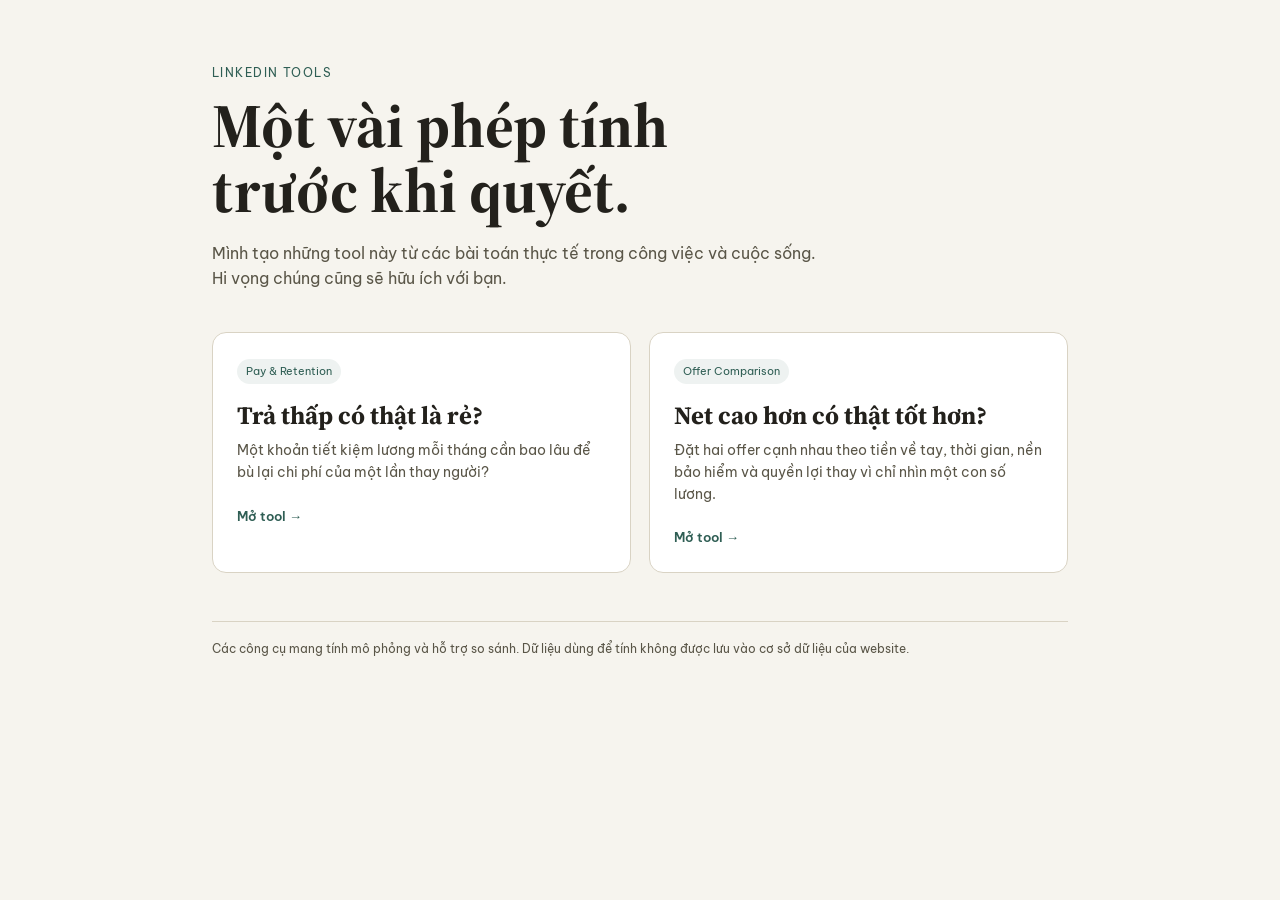
<file: index.html>
<!DOCTYPE html>
<html lang="vi">
<head>
  <meta charset="UTF-8">
  <meta name="viewport" content="width=device-width, initial-scale=1.0">
  <title>LinkedIn Tools</title>
  <!-- Typography: Be Vietnam Pro + IBM Plex Mono -->
<link rel="preconnect" href="https://fonts.googleapis.com">
<link rel="preconnect" href="https://fonts.gstatic.com" crossorigin>
<link href="https://fonts.googleapis.com/css2?family=Be+Vietnam+Pro:wght@400;500;600;700&family=IBM+Plex+Mono:wght@400;500;600&family=Source+Serif+4:opsz,wght@8..60,600;8..60,700&display=swap" rel="stylesheet">


  <style>
    :root{
      --paper:#F6F4EE;
      --paper-2:#EFEBE0;
      --ink:#23211C;
      --ink-soft:#5A5648;
      --moss:#2F5E54;
      --line:#D9D3C4;
      --serif:'Source Serif 4',Georgia,'Times New Roman',serif;
      --sans:'Be Vietnam Pro','Segoe UI',Arial,sans-serif;
      --mono:'IBM Plex Mono',Consolas,'Courier New',monospace;
    }

    *{box-sizing:border-box;}

    body{
      margin:0;
      background:var(--paper);
      color:var(--ink);
      font-family:var(--sans);
      line-height:1.55;
    }

    .wrap{
      max-width:900px;
      margin:0 auto;
      padding:64px 22px 80px;
    }

    .eyebrow{
      color:var(--moss);
      font-size:12px;
      letter-spacing:.12em;
      text-transform:uppercase;
      margin-bottom:10px;
    }

    h1{
      font-family:var(--serif);
      font-size:clamp(38px,7vw,62px);
      line-height:1.05;
      margin:0 0 18px;
      font-weight:700;
    }

    .intro{
      max-width:650px;
      color:var(--ink-soft);
      font-size:16px;
      margin-bottom:42px;
    }

    .grid{
      display:grid;
      grid-template-columns:repeat(2,minmax(0,1fr));
      gap:18px;
    }

    .card{
      display:block;
      text-decoration:none;
      color:inherit;
      background:#fff;
      border:1px solid var(--line);
      border-radius:14px;
      padding:24px;
      transition:.18s ease;
    }

    .card:hover{
      transform:translateY(-3px);
      border-color:var(--moss);
      box-shadow:0 10px 28px rgba(35,33,28,.07);
    }

    .tag{
      display:inline-block;
      color:var(--moss);
      background:rgba(47,94,84,.08);
      border-radius:999px;
      padding:4px 9px;
      font-size:11px;
      margin-bottom:16px;
    }

    .card h2{
      font-family:var(--serif);
      font-size:25px;
      line-height:1.2;
      margin:0 0 10px;
      font-weight:700;
    }

    .card p{
      margin:0;
      color:var(--ink-soft);
      font-size:14px;
    }

    .open{
      margin-top:22px;
      color:var(--moss);
      font-size:13px;
      font-weight:600;
    }

    footer{
      margin-top:48px;
      padding-top:18px;
      border-top:1px solid var(--line);
      color:var(--ink-soft);
      font-size:12px;
    }

    @media(max-width:650px){
      .wrap{padding-top:40px;}
      .grid{grid-template-columns:1fr;}
    }
  </style>
</head>

<body>
  <main class="wrap">
    <div class="eyebrow">LinkedIn Tools</div>

    <h1>Một vài phép tính<br>trước khi quyết.</h1>

    <p class="intro">
      Mình tạo những tool này từ các bài toán thực tế trong công việc và cuộc sống.<br>Hi vọng chúng cũng sẽ hữu ích với bạn.
    </p>

    <section class="grid">
      <a class="card" href="tra-thap-co-that-la-re.html">
        <span class="tag">Pay & Retention</span>
        <h2>Trả thấp có thật là rẻ?</h2>
        <p>
          Một khoản tiết kiệm lương mỗi tháng cần bao lâu để bù lại
          chi phí của một lần thay người?
        </p>
        <div class="open">Mở tool →</div>
      </a>

      <a class="card" href="net-cao-hon-co-that-tot-hon.html">
        <span class="tag">Offer Comparison</span>
        <h2>Net cao hơn có thật tốt hơn?</h2>
        <p>
          Đặt hai offer cạnh nhau theo tiền về tay, thời gian,
          nền bảo hiểm và quyền lợi thay vì chỉ nhìn một con số lương.
        </p>
        <div class="open">Mở tool →</div>
      </a>
    </section>

    <footer>
      Các công cụ mang tính mô phỏng và hỗ trợ so sánh. Dữ liệu dùng để tính
      không được lưu vào cơ sở dữ liệu của website.
    </footer>
  </main>
</body>
</html>
</file>
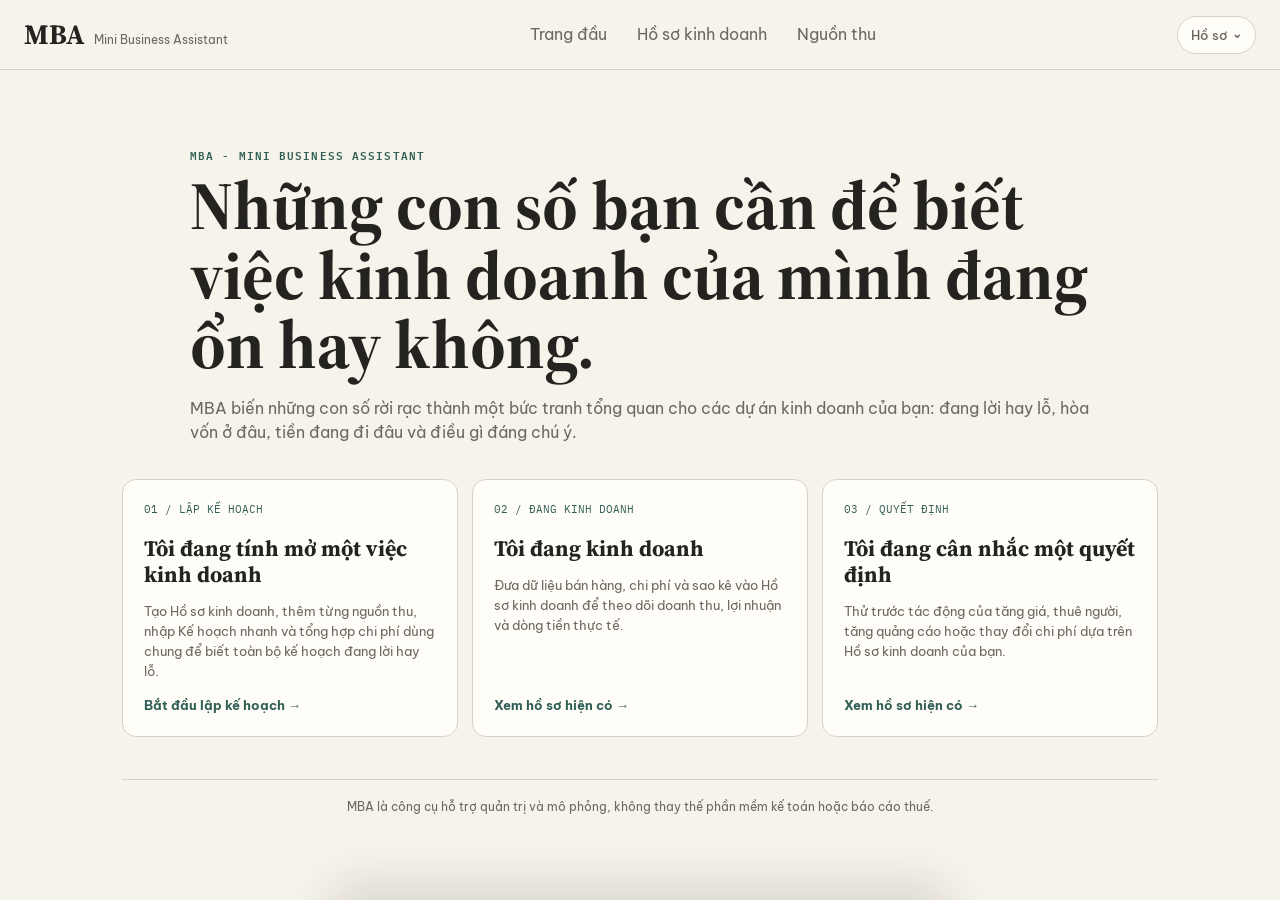
<file: mba/index.html>
<!DOCTYPE html>
<html lang="vi">
<head>
<meta charset="UTF-8">
<meta name="viewport" content="width=device-width,initial-scale=1">
<title>MBA - Mini Business Assistant</title>
<link rel="preconnect" href="https://fonts.googleapis.com">
<link rel="preconnect" href="https://fonts.gstatic.com" crossorigin>
<link href="https://fonts.googleapis.com/css2?family=Be+Vietnam+Pro:wght@400;500;600;700&family=IBM+Plex+Mono:wght@400;500;600&family=Source+Serif+4:opsz,wght@8..60,600;8..60,700&display=swap" rel="stylesheet">
<link rel="stylesheet" href="styles.css">
<link rel="stylesheet" href="m3.css">
</head>
<body>
<header class="top">
  <div class="brand" onclick="go('landing')"><b>MBA</b><span>Mini Business Assistant</span></div>
  <nav class="nav"><button onclick="go('landing')">Trang đầu</button><button onclick="openProfiles()">Hồ sơ kinh doanh</button><button onclick="openCurrentBuilder()">Nguồn thu</button></nav>
  <button class="profilePill" id="profilePill" onclick="openProfiles()">Chưa có hồ sơ</button>
</header>
<main class="wrap">
<section class="screen on" id="landing">
  <div class="hero"><div class="eyebrow">MBA - Mini Business Assistant</div><h1>Những con số bạn cần để biết việc kinh doanh của mình đang ổn hay không.</h1><p>MBA hiểu việc kinh doanh theo từng nguồn thu. Mỗi nguồn được hỏi theo đúng cách nó tạo ra tiền, rồi ghép lại để bạn thấy kết quả của toàn Hồ sơ kinh doanh.</p></div>
  <div class="journeys">
    <button class="card journey" onclick="startPlanning()"><div class="n">01 / LẬP KẾ HOẠCH</div><h3>Tôi đang tính mở một việc kinh doanh</h3><p>Tạo Hồ sơ kinh doanh, thêm từng nguồn thu, nhập Kế hoạch nhanh và tổng hợp chi phí dùng chung để biết toàn bộ kế hoạch đang lời hay lỗ.</p><strong>Bắt đầu lập kế hoạch →</strong></button>
    <button class="card journey" onclick="journeyNotReady('Đang kinh doanh')"><div class="n">02 / ĐANG KINH DOANH</div><h3>Tôi đang kinh doanh</h3><p>Milestone tiếp theo sẽ cho bạn đưa dữ liệu bán hàng, chi phí và sao kê vào chính Hồ sơ kinh doanh đã tạo.</p><strong>Xem hồ sơ hiện có →</strong></button>
    <button class="card journey" onclick="journeyNotReady('Cân nhắc quyết định')"><div class="n">03 / QUYẾT ĐỊNH</div><h3>Tôi đang cân nhắc một quyết định</h3><p>Các mô phỏng tăng giá, thuê người hay tăng quảng cáo sẽ dùng dữ liệu thật trong hồ sơ, không dùng số mẫu.</p><strong>Xem hồ sơ hiện có →</strong></button>
  </div>
  <div class="footerNote">M3 đã ghép nhiều nguồn thu, chi phí dùng chung và kết quả toàn hồ sơ. Dữ liệu hồ sơ lưu trên thiết bị; công thức tính được xử lý ở backend riêng.</div>
</section>

<section class="screen" id="profiles">
  <div class="head"><div class="eyebrow">Hồ sơ kinh doanh</div><h1>Việc kinh doanh của bạn</h1><p>Mỗi hồ sơ có thể có một hoặc nhiều nguồn thu. Các hồ sơ và Kế hoạch nhanh đã tạo trước đó vẫn được giữ nguyên.</p></div>
  <div id="profileList" class="profileList"></div>
  <div class="actions" style="max-width:900px;margin-left:auto;margin-right:auto"><button class="btn secondary" onclick="go('landing')">Quay lại</button><button class="btn" onclick="newProfile()">+ Tạo hồ sơ mới</button></div>
</section>

<section class="screen" id="newProfile">
  <div class="head"><div class="eyebrow">Hồ sơ mới</div><h1>Bạn muốn gọi việc kinh doanh này là gì?</h1><p>Tên này giúp bạn nhận biết hồ sơ và sẽ xuất hiện ở kết quả sau này.</p></div>
  <div class="box"><div class="field"><label>Tên việc kinh doanh / dự án</label><input id="newProfileName" placeholder="Ví dụ: Tiệm Mây"><div class="hint">Hồ sơ chỉ được tạo sau khi bạn hoàn tất nguồn thu đầu tiên.</div></div><div class="actions"><button class="btn secondary" onclick="backFromNewProfile()">Quay lại</button><button class="btn" onclick="continueToFirstSource()">Tiếp tục chọn nguồn thu</button></div></div>
</section>

<section class="screen" id="modelRouter">
  <div class="head"><div class="eyebrow">Nguồn thu</div><h1>Nguồn thu này kiếm tiền bằng cách nào?</h1><p>Chọn cách gần nhất với thực tế. MBA sẽ dùng lựa chọn này để hỏi đúng bộ số liệu ở bước kế hoạch.</p></div>
  <div class="modelGrid">
    <button class="model" onclick="selectModel('food')"><div class="n">01</div><h3>Bán đồ ăn / đồ uống</h3><p>Quán ăn, cà phê, đồ uống, mang đi hoặc giao qua ứng dụng.</p></button>
    <button class="model" onclick="selectModel('goods')"><div class="n">02</div><h3>Bán hàng hóa</h3><p>Shop, bán lẻ, thương mại điện tử, dropshipping hoặc bán sản phẩm qua nhiều kênh.</p></button>
    <button class="model" onclick="selectModel('service')"><div class="n">03</div><h3>Bán dịch vụ</h3><p>Salon, spa, sửa chữa, freelance, agency, tư vấn hoặc dịch vụ chuyên môn.</p></button>
    <button class="model" onclick="selectModel('mmo')"><div class="n">04</div><h3>MMO / Kiếm tiền từ lượt truy cập và người xem</h3><p>Affiliate, nội dung, quảng cáo website/app hoặc tạo khách hàng tiềm năng.</p></button>
    <button class="model" onclick="selectModel('digital')"><div class="n">05</div><h3>Sản phẩm số - bán một lần</h3><p>Khóa học, ebook, template, preset, plugin, tài liệu hoặc sản phẩm tải xuống.</p></button>
    <button class="model" onclick="selectModel('recurring')"><div class="n">06</div><h3>Thu phí định kỳ</h3><p>Membership, SaaS, phần mềm thuê bao, cộng đồng hoặc nội dung trả phí.</p></button>
    <button class="model" onclick="selectModel('other')"><div class="n">07</div><h3>Khác / Tự nhập</h3><p>Dùng khi cách kiếm tiền của nguồn này chưa nằm trong các nhóm trên.</p></button>
  </div>
  <div class="callout"><b>Có nhiều nguồn thu?</b> Tạo từng nguồn riêng trong cùng một hồ sơ. “Nhiều nguồn thu” là cấu trúc của Hồ sơ kinh doanh, không phải một mô hình kiếm tiền riêng.</div>
  <div class="actions" style="max-width:880px;margin-left:auto;margin-right:auto"><button class="btn secondary" onclick="backFromRouter()">Quay lại</button></div>
</section>

<section class="screen" id="streamSetup">
  <div class="head"><div class="eyebrow">Thiết lập nguồn thu</div><h1 id="streamSetupTitle">Nguồn thu</h1><p id="streamSetupText"></p></div>
  <div class="box"><div class="field"><label>Tên nguồn thu</label><input id="streamName" placeholder="Ví dụ: Cà phê tại quán"><div class="hint">Đặt tên theo thứ bạn muốn nhìn riêng trong báo cáo.</div></div><div id="dynamicFields"></div><div class="actions"><button class="btn secondary" onclick="go('modelRouter')">Quay lại</button><button class="btn" onclick="saveStream()">Lưu nguồn thu</button></div></div>
</section>

<section class="screen" id="builder">
  <div class="profileBar"><div><div class="eyebrow">Hồ sơ kinh doanh</div><h1 id="builderName">-</h1><div class="profileMeta" id="builderMeta"></div></div><div class="saveState">✓ Tự động lưu trên thiết bị</div></div>
  <div id="sourceList" class="sourceList"></div>
  <button class="addCard" onclick="addSource()">+ Thêm nguồn thu</button>
  <div class="builderFooter"><p><b>M3:</b> Khi mọi nguồn đã có Kế hoạch nhanh, MBA sẽ ghép chúng lại, trừ chi phí dùng chung một lần và cho bạn chọn có phân bổ các khoản chung về từng nguồn hay không.</p><div class="actions"><button class="btn secondary" onclick="openProfiles()">Hồ sơ khác</button><button class="btn" onclick="finishStructure()">Tổng hợp toàn hồ sơ</button></div></div>
</section>

<section class="screen" id="plan">
  <div class="planShell"><div class="head"><div class="eyebrow" id="planEyebrow">Kế hoạch nhanh</div><h1 id="planTitle">Nguồn thu</h1><p id="planIntro"></p></div><div class="box"><div id="planFields"></div><div class="actions"><button class="btn secondary" onclick="renderBuilder();go('builder')">Quay lại</button><button class="btn" id="calculateBtn" onclick="calculatePlan()">Xem kết quả</button></div></div></div>
</section>

<section class="screen" id="planResult">
  <div class="planShell"><div class="head"><div class="eyebrow" id="resultEyebrow">Kết quả</div><h1 id="resultTitle">Nguồn thu</h1><p>Kết quả đã tự động lưu vào Hồ sơ kinh doanh trên thiết bị.</p></div><div class="resultHero"><div id="heroLabel">Kết quả</div><div class="big" id="heroValue">-</div></div><div id="metricGrid" class="metricGrid"></div><div class="insight"><h3>Điều đáng chú ý</h3><p id="insightText">-</p></div><div id="assumptions" class="assumptions"></div><div class="actions"><button class="btn secondary" onclick="editCurrentPlan()">Sửa số liệu</button><button class="btn" onclick="backToBuilderFromResult()">Quay lại các nguồn thu</button></div></div>
</section>

<section class="screen" id="sharedCosts">
  <div class="head"><div class="eyebrow">M3 - Chi phí dùng chung</div><h1>Những khoản nào phục vụ cả <span id="sharedProfileName">việc kinh doanh</span>?</h1><p>Chỉ nhập những khoản dùng chung cho nhiều nguồn thu. Đừng nhập lại chi phí đã nằm trong Kế hoạch nhanh của từng nguồn.</p></div>
  <div class="box">
    <div class="modeNote"><b>Ví dụ:</b> mặt bằng dùng cho cả quán và workshop, nhân sự quản lý chung, kế toán, phần mềm hoặc marketing thương hiệu. Nếu một khoản chỉ phục vụ riêng một nguồn, hãy để nó ở Kế hoạch nhanh của nguồn đó.</div>
    <div id="sharedStandardRows"></div>
    <div class="subhead">Khoản khác</div>
    <div id="otherSharedRows" class="otherRows"></div>
    <button type="button" class="btn secondary" style="margin-top:10px" onclick="addOtherSharedRow()">+ Thêm khoản khác</button>
    <div class="sharedTotal"><span>Tổng chi phí dùng chung mỗi tháng</span><b id="sharedTotal">0đ</b></div>
    <div class="subhead">Bạn muốn xử lý chi phí dùng chung thế nào?</div>
    <div id="allocationChoices" class="choiceGrid"></div>
    <div class="allocationNote">Không có cách phân bổ nào là “đúng tuyệt đối”. Đây là lựa chọn quản trị nên MBA để bạn chọn. Dù chọn cách nào, tổng lợi nhuận toàn hồ sơ vẫn không đổi.</div>
    <div id="customAllocationBox" class="customAllocation">
      <div class="field" style="margin-top:14px"><label>Tự phân bổ theo cách nào?</label><div id="allocationModeChoices" class="choiceGrid"></div></div>
      <div id="customAllocationRows"></div>
      <div id="customAllocationHelp" class="hint"></div>
      <div id="allocationSummary" class="allocationSummary"></div>
    </div>
    <div class="actions"><button class="btn secondary" onclick="renderBuilder();go('builder')">Quay lại các nguồn thu</button><button class="btn" id="businessCalculateBtn" onclick="calculateBusiness()">Xem kết quả toàn hồ sơ</button></div>
  </div>
</section>

<section class="screen" id="businessResult">
  <div class="businessResult">
    <div class="head"><div class="eyebrow">M3 - Kết quả toàn hồ sơ</div><h1 id="businessResultName">Hồ sơ kinh doanh</h1><p>MBA đã ghép các nguồn thu và trừ chi phí dùng chung một lần.</p></div>
    <div class="resultHero"><div id="businessHeroLabel">Lợi nhuận ước tính</div><div class="big" id="businessHeroValue">-</div></div>
    <div id="businessMetrics" class="metricGrid"></div>
    <div class="insight"><h3>Điều đáng chú ý</h3><p id="businessInsight">-</p></div>
    <div id="allocationLabel" class="allocationLabel"></div>
    <div class="subhead">Từng nguồn đang đóng góp thế nào?</div>
    <div id="streamResultTable" class="streamTable"></div>
    <div class="distribution"><div id="revenueDistribution"></div><div id="profitDistribution"></div></div>
    <div id="businessAssumptions" class="assumptions"></div>
    <div class="actions"><button class="btn secondary" onclick="editBusinessPlan()">Sửa chi phí / cách phân bổ</button><button class="btn" onclick="renderBuilder();go('builder')">Quay lại Hồ sơ kinh doanh</button></div>
  </div>
</section>

<section class="screen" id="ready">
  <div class="ready"><div class="readyHero"><div class="eyebrow" style="color:#d8ebe5">Kế hoạch</div><h1 id="readyName">Hồ sơ</h1><p>MBA đã có cấu trúc nguồn thu và Kế hoạch nhanh cho từng nguồn.</p></div><div class="readyList"><div class="card"><span>Số nguồn thu</span><b id="readyStreams">0</b></div><div class="card"><span>Đã có Kế hoạch nhanh</span><b id="readyPlanned">0/0</b></div><div class="card"><span>Lưu trữ hồ sơ</span><b style="font-size:22px">Thiết bị này</b></div></div></div>
</section>
</main>
<div class="toast" id="toast"></div>
<script src="app.js"></script>
<script src="m2-fixes.js"></script>
<script src="m3.js"></script>
<script src="m3-fixes.js"></script>
</body>
</html>
</file>
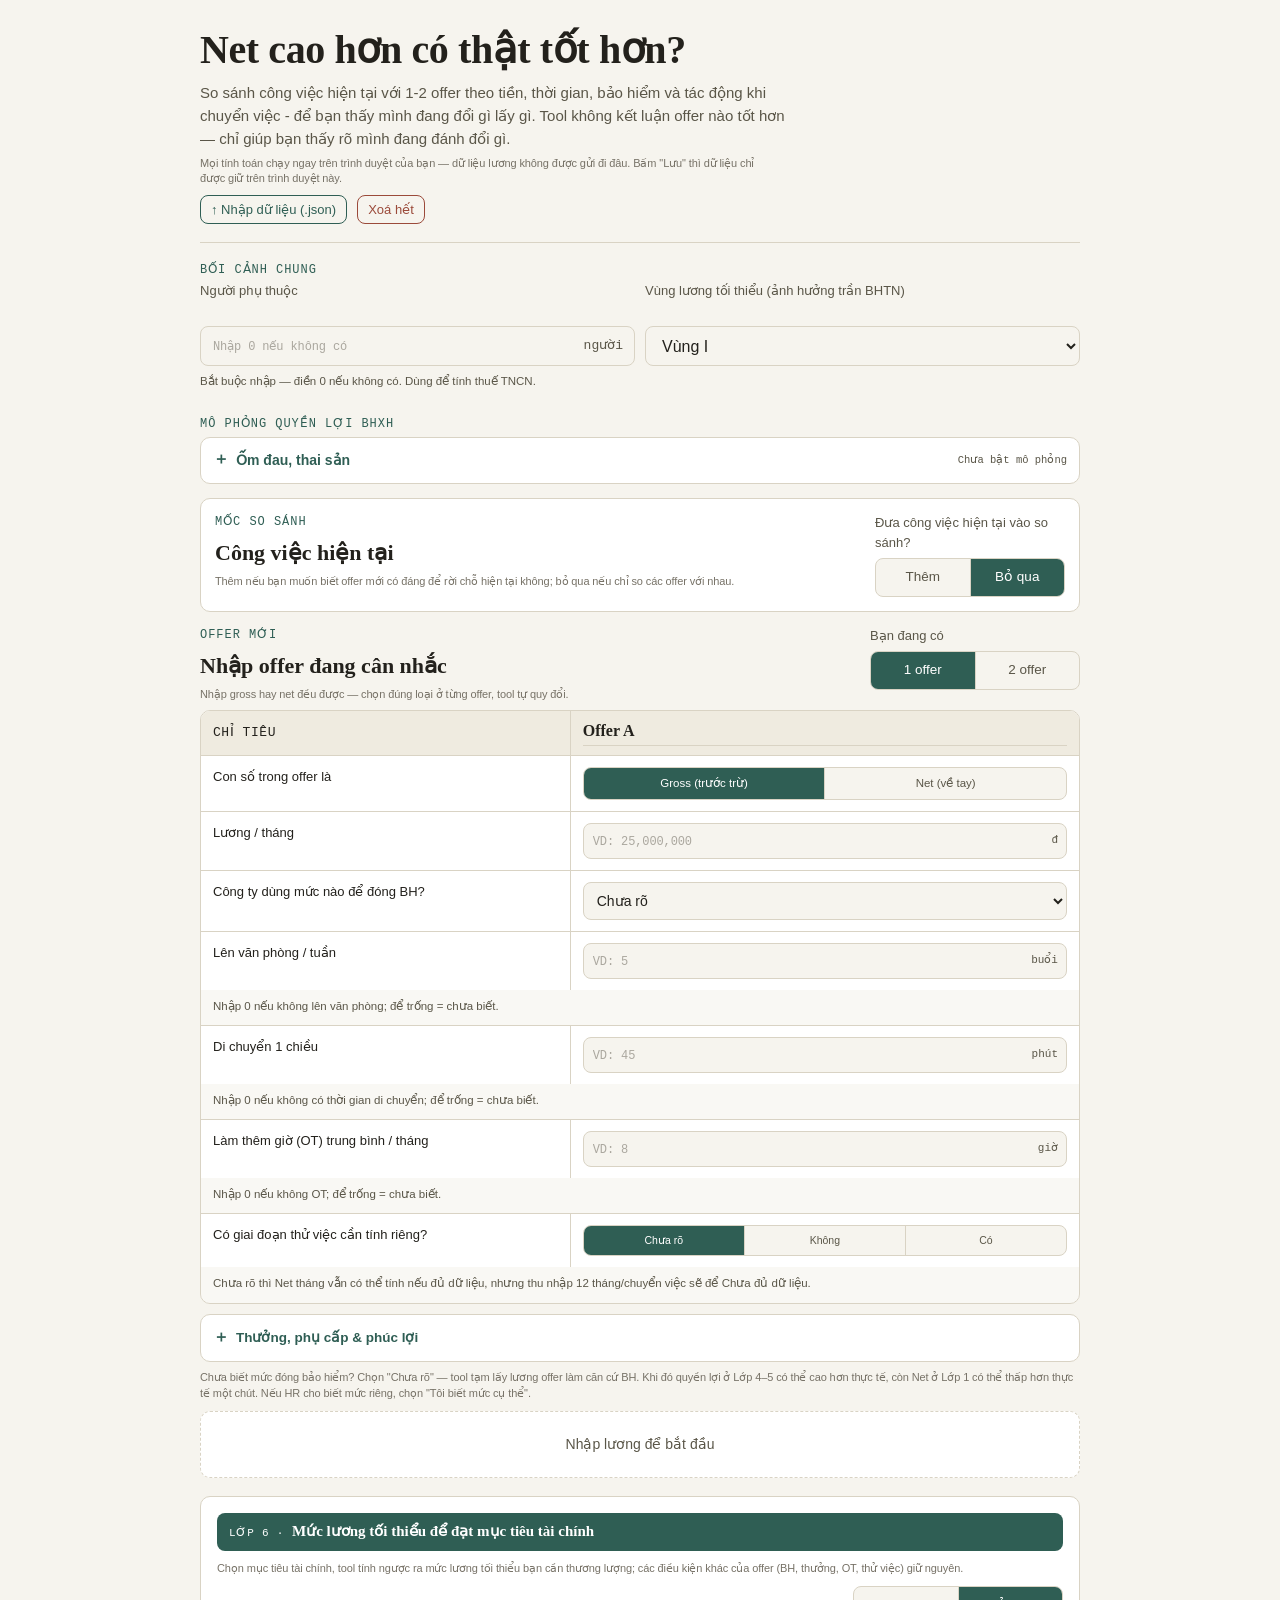
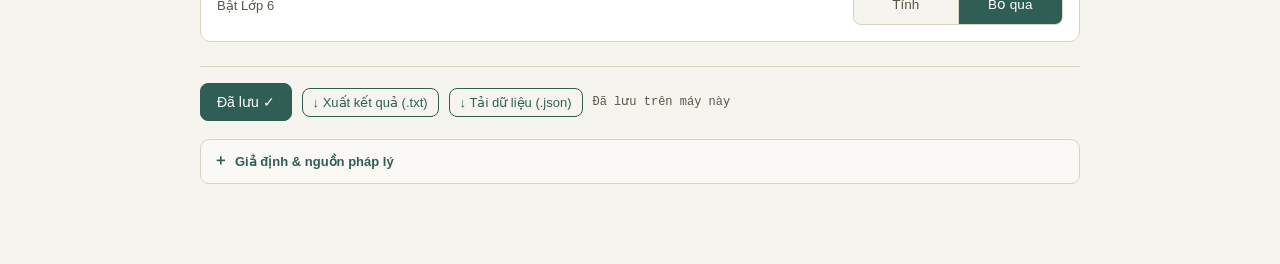
<file: net-cao-hon-co-that-tot-hon-rc1.html>
<!DOCTYPE html>
<html lang="vi">
<head>
<meta charset="UTF-8" />
<meta name="viewport" content="width=device-width, initial-scale=1.0" />
<meta name="referrer" content="no-referrer" />
<meta http-equiv="Content-Security-Policy" content="default-src 'self'; script-src 'self' 'sha256-WRxCCrNTxtV6YrGXXsgBjVozRQ/lEwskaldfu9kyuII='; script-src-attr 'none'; style-src 'self' 'unsafe-inline' https://fonts.googleapis.com; font-src https://fonts.gstatic.com; connect-src 'none'; img-src 'self' data:; object-src 'none'; base-uri 'none'; form-action 'none'" />
<title>Net cao hơn có thật tốt hơn? - V4</title>
<link rel="preconnect" href="https://fonts.googleapis.com">
<link rel="preconnect" href="https://fonts.gstatic.com" crossorigin>
<link href="https://fonts.googleapis.com/css2?family=Be+Vietnam+Pro:wght@400;500;600;700&family=IBM+Plex+Mono:wght@400;500;600&family=Source+Serif+4:opsz,wght@8..60,600;8..60,700&display=swap" rel="stylesheet">
<style>
:root{--paper:#F6F4EE;--paper-2:#EFEBE0;--ink:#23211C;--ink-soft:#5A5648;--moss:#2F5E54;--moss-soft:#3C7064;--clay:#9B4A3A;--line:#D9D3C4;--radius:10px;--serif:'Source Serif 4',Georgia,'Times New Roman',serif;--sans:'Be Vietnam Pro','Segoe UI',Arial,sans-serif;--mono:'IBM Plex Mono',Consolas,'Courier New',monospace}
*{box-sizing:border-box}body{margin:0;background:var(--paper);color:var(--ink);font-family:var(--sans);line-height:1.55;-webkit-font-smoothing:antialiased}.wrap{max-width:920px;margin:0 auto;padding:28px 20px 80px}header h1{font-family:var(--serif);font-weight:700;font-size:clamp(27px,5.5vw,40px);line-height:1.12;margin:0 0 8px;letter-spacing:-.01em}header p.sub{margin:0;color:var(--ink-soft);font-size:15px;max-width:72ch}.rule{height:1px;background:var(--line);border:0;margin:22px 0}.toolbar{display:flex;gap:10px;flex-wrap:wrap;margin:4px 0 18px;align-items:center}.toolbar-bottom{margin:24px 0 8px;padding-top:16px;border-top:1px solid var(--line)}.save-state{font-family:var(--mono);font-size:12px;color:var(--ink-soft)}button.btn{font-family:var(--sans);font-size:14px;cursor:pointer;padding:10px 16px;border-radius:8px;border:1px solid var(--moss);background:var(--moss);color:#fff}button.btn.ghost{background:transparent;color:var(--moss)}button.btn.tiny{padding:6px 10px;font-size:13px}button.btn.danger{border-color:var(--clay);color:var(--clay);background:transparent}.btn.danger.clear-armed{background:var(--clay);color:#fff;border-color:var(--clay);font-weight:700;box-shadow:0 0 0 3px rgba(155,74,58,.16)}.eyebrow{font-family:var(--mono);font-size:12px;letter-spacing:.08em;text-transform:uppercase;color:var(--moss);margin:0 0 4px}h2.sec{font-family:var(--serif);font-weight:600;font-size:22px;margin:0 0 4px}p.hint{color:var(--ink-soft);font-size:14px;margin:0 0 16px;max-width:74ch}.ctx{display:grid;grid-template-columns:repeat(2,minmax(0,1fr));gap:10px;align-items:stretch;margin-bottom:12px}.ctx .field{min-width:0;margin:0;display:flex;flex-direction:column}.ctx .field>label{min-height:38px;display:block;margin-bottom:5px;line-height:1.3}.ctx-label-main,.ctx-label-sub{display:block}.ctx-label-sub{color:var(--ink-soft)}.ctx .suffix-row{width:100%}.ctx .suffix-row input{padding-right:58px}.ctx input[type=number],.ctx select,.ctx .seg{height:40px;min-height:40px}.ctx .seg button{height:38px;padding:0 8px;display:flex;align-items:center;justify-content:center}.offers-in{display:flex;gap:16px;flex-wrap:wrap}.offer-in{flex:1;min-width:290px;background:#fff;border:1px solid var(--line);border-radius:var(--radius);padding:18px}.offer-in .name-in{width:100%;font-family:var(--serif);font-size:19px;font-weight:600;color:var(--ink);border:0;border-bottom:1px solid var(--line);background:transparent;padding:2px 0 8px;margin-bottom:16px}.offer-in .name-in:focus{outline:none;border-bottom-color:var(--moss)}label{display:block;font-size:13px;color:var(--ink-soft);margin:0 0 5px}.field{margin:0 0 14px}input[type=text],input[type=number],input[type=date],select{width:100%;padding:10px 12px;font-family:var(--mono);font-size:16px;color:var(--ink);background:var(--paper);border:1px solid var(--line);border-radius:8px}select{font-family:var(--sans)}input:focus,select:focus{outline:2px solid var(--moss-soft);outline-offset:1px;background:#fff}.suffix-row{position:relative}.suffix-row .suffix{position:absolute;right:12px;top:50%;transform:translateY(-50%);font-family:var(--mono);font-size:13px;color:var(--ink-soft);pointer-events:none}.suffix-row input{padding-right:54px}.seg{display:flex;border:1px solid var(--line);border-radius:8px;overflow:hidden;background:var(--paper)}.seg button{flex:1;border:0;background:transparent;padding:10px 8px;font-family:var(--sans);font-size:13.5px;color:var(--ink-soft);cursor:pointer;border-right:1px solid var(--line);line-height:1.25}.seg button:last-child{border-right:0}.seg button.on{background:var(--moss);color:#fff;font-weight:500}.sub-input{margin-top:10px}.duo{display:flex;gap:10px}.duo .field,.duo input{flex:1;min-width:0}.prob-wrap{margin-top:2px;margin-bottom:14px;padding:12px 11px 2px;background:var(--paper);border:1px solid var(--line);border-radius:8px}.prob-wrap label{margin-bottom:7px}.benefit-note{font-size:11.5px;color:var(--ink-soft);line-height:1.5;margin:7px 0 12px}.benefits{border-top:1px solid var(--line);margin-top:4px;padding-top:4px}.benefits summary{list-style:none;cursor:pointer;color:var(--moss);font-family:var(--sans);font-size:13.5px;font-weight:600;padding:9px 0;display:flex;align-items:center;gap:7px}.benefits summary::-webkit-details-marker{display:none}.benefits summary:before{content:'＋';font-family:var(--mono);font-size:16px}.benefits[open] summary:before{content:'−'}.benefits-body{padding-top:7px}.mini-label{font-family:var(--mono);font-size:11px;letter-spacing:.04em;text-transform:uppercase;color:var(--ink-soft);margin:2px 0 8px}.bh-sim-wrap{margin:2px 0 14px}.bh-sim{background:#fff;border:1px solid var(--line);border-radius:var(--radius);padding:0 12px}.bh-sim summary{list-style:none;cursor:pointer;color:var(--moss);font-family:var(--sans);font-size:14px;font-weight:600;padding:10px 0;display:flex;align-items:center;gap:7px}.bh-sim summary::-webkit-details-marker{display:none}.bh-sim summary:before{content:'＋';font-family:var(--mono);font-size:16px;flex:0 0 auto}.bh-sim[open] summary:before{content:'−'}.bh-summary-title{white-space:nowrap}.bh-summary-state{margin-left:auto;padding-left:10px;min-width:0;text-align:right;color:var(--ink-soft);font-family:var(--mono);font-size:10.5px;font-weight:500;line-height:1.3}.bh-sim-body{border-top:1px solid var(--line);padding:7px 0 9px}.bh-compact-row{display:grid;grid-template-columns:minmax(0,1fr) minmax(130px,.72fr);gap:12px;align-items:center;padding:7px 0}.bh-compact-row+.bh-compact-row{border-top:1px dotted var(--line)}.bh-compact-row label{margin:0;font-size:12.5px;color:var(--ink);line-height:1.4}.bh-control{min-width:0}.bh-control input,.bh-control .seg{height:38px;min-height:38px}.bh-control .seg button{padding:7px 6px}.bh-shared-note{margin:7px 0 0;padding-top:7px;border-top:1px solid var(--line);font-size:10.8px;line-height:1.45;color:var(--ink-soft)}.switch-box{margin:16px 0 20px;background:#fff;border:1px solid var(--line);border-radius:var(--radius);padding:16px}.switch-head{display:flex;gap:18px;justify-content:space-between;align-items:flex-start}.switch-copy{min-width:0;flex:1}.switch-copy .hint{margin-bottom:0}.switch-toggle{width:210px;flex:0 0 210px}.switch-fields{margin-top:16px;padding-top:16px;border-top:1px solid var(--line)}.switch-grid{display:grid;grid-template-columns:repeat(2,minmax(0,1fr));gap:0 14px}.switch-wide{grid-column:1/-1}
.switch-bonus-section{margin-top:14px;padding-top:12px;border-top:1px solid var(--line)}
.switch-bonus-section>.eyebrow{margin:0 0 8px}
.switch-bonus-matrix{border:1px solid var(--line);border-radius:9px;overflow:hidden;background:#fff}
.switch-bonus-row{display:grid;grid-template-columns:minmax(135px,.9fr) repeat(2,minmax(0,1fr));align-items:stretch;border-bottom:1px solid var(--line)}
.switch-bonus-row:last-child{border-bottom:0}
.switch-bonus-row.head{background:var(--paper-2);font-family:var(--mono);font-size:10.5px;letter-spacing:.045em;text-transform:uppercase;color:var(--ink-soft);font-weight:600}
.switch-bonus-label,.switch-bonus-cell{min-width:0;padding:8px 9px;display:flex;align-items:center}
.switch-bonus-label{font-size:12px;line-height:1.35;color:var(--ink)}
.switch-bonus-cell{border-left:1px solid var(--line)}
.switch-bonus-row.head .switch-bonus-label,.switch-bonus-row.head .switch-bonus-cell{padding-top:7px;padding-bottom:7px}
.switch-bonus-control{width:100%;min-width:0}
.switch-bonus-control input,.switch-bonus-control select{width:100%;height:36px;min-height:36px;font-size:12.5px;padding:0 8px;border-radius:8px;box-sizing:border-box}
.switch-bonus-control.suffix-row input{padding-right:24px}
.switch-bonus-control.suffix-row .suffix{right:7px;font-size:9.5px}
.switch-bonus-na{display:block;width:100%;text-align:center;color:var(--ink-soft);font-family:var(--mono)}
.switch-bonus-note{margin:7px 2px 0;font-size:10.5px;line-height:1.45;color:var(--ink-soft)}.switch-result{background:#fff;border:1px solid var(--line);border-radius:var(--radius);padding:16px}.switch-result h4{font-family:var(--serif);font-size:17px;margin:0 0 3px;font-weight:600}.switch-result .subt{font-size:12.5px;color:var(--ink-soft);margin:0 0 10px}.switch-result .row{display:flex;justify-content:space-between;gap:12px;font-size:13px;padding:5px 0;border-bottom:1px dotted var(--line)}.switch-result .row .v{font-family:var(--mono);white-space:nowrap}.switch-result .tot{margin-top:8px;padding-top:9px;border-top:1px solid var(--line);font-weight:600;display:flex;justify-content:space-between;gap:12px;font-size:13.5px}.switch-result .tot .v{font-family:var(--mono);white-space:nowrap}.switch-result .row>*{min-width:0}.switch-result .row.row-wrap .v{white-space:normal;overflow-wrap:anywhere;text-align:right;max-width:68%}.switch-scenarios{margin:10px 0 12px;padding:10px;background:var(--paper-2);border-radius:8px}.switch-scenario-title{font-size:12px;font-weight:600;color:var(--moss);margin-bottom:5px}.switch-scenario-row{display:grid;grid-template-columns:minmax(0,1fr) minmax(145px,.9fr);gap:10px;padding:7px 0;border-bottom:1px dotted var(--line);font-size:12.5px;align-items:start}.switch-scenario-row:last-of-type{border-bottom:0}.switch-scenario-row small{display:block;color:var(--ink-soft);font-size:10.5px;line-height:1.45;margin-top:2px}.switch-scenario-row .v{font-family:var(--mono);text-align:right;white-space:normal;overflow-wrap:anywhere;min-width:0}.switch-scenario-row.combined{font-weight:600}.switch-scenario-note{font-size:10.5px;color:var(--ink-soft);line-height:1.45;margin:7px 0 0;padding-top:6px;border-top:1px solid var(--line)}.solver-box{margin:22px 0 20px;background:#fff;border:1px solid var(--line);border-radius:var(--radius);padding:16px}.solver-head{display:block}.solver-copy{min-width:0}.solver-toggle{width:100%;display:flex;align-items:center;justify-content:space-between;gap:12px;margin-top:10px}.solver-toggle>label{margin:0}.solver-toggle>.seg{width:210px;flex:0 0 210px}.solver-fields{margin-top:14px;padding-top:14px;border-top:1px solid var(--line)}.solver-grid{display:grid;grid-template-columns:repeat(2,minmax(0,1fr));gap:10px 14px}.solver-wide{grid-column:1/-1}.solver-goal{border:1px solid var(--line);border-radius:8px;padding:10px;background:var(--paper)}.solver-goal-head{display:flex;gap:8px;align-items:flex-start;font-size:12.5px;color:var(--ink);font-weight:500}.solver-goal-head input{margin-top:3px;flex:0 0 auto}.solver-goal .sub-input{margin-top:7px}.solver-goal .sub-input[aria-disabled='true']{opacity:.48;pointer-events:none}.solver-note{font-size:11px;line-height:1.5;color:var(--ink-soft);margin:8px 0 0}.solver-layer{margin-top:14px}.solver-result{background:#fff;border-top:1px solid var(--line);padding-top:15px}.solver-result h3{font-family:var(--serif);font-size:20px;margin:0 0 4px}.solver-sub,.solver-foot{font-size:12px;color:var(--ink-soft);line-height:1.5}.solver-hero{background:var(--moss);color:#fff;border-radius:9px;padding:14px 16px;margin:12px 0}.solver-hero span,.solver-hero small{display:block}.solver-hero span{font-size:11px;text-transform:uppercase;letter-spacing:.05em;opacity:.85}.solver-hero strong{display:block;font-family:var(--mono);font-size:21px;line-height:1.25;margin:4px 0}.solver-hero small{font-size:11px;opacity:.9}.solver-row{display:flex;justify-content:space-between;gap:12px;padding:6px 0;border-bottom:1px dotted var(--line);font-size:12.5px}.solver-row .v{font-family:var(--mono);text-align:right;white-space:normal;overflow-wrap:anywhere}.solver-breakdown,.solver-scenarios,.solver-buffer,.solver-annotations,.solver-needs{margin-top:12px;padding:10px 12px;background:var(--paper-2);border-radius:8px}.solver-scenarios p,.solver-buffer p{font-size:10.5px;color:var(--ink-soft);margin:7px 0 0}.solver-premium{font-size:13px}.solver-annotations .ok{color:var(--moss)}.solver-annotations .under{color:var(--clay)}.solver-needs ul{margin:6px 0 0;padding-left:18px;font-size:12px}.solver-foot{margin-top:12px}.diag-card{padding:12px}.diag-card>p{font-size:11.5px;line-height:1.55;color:var(--ink-soft);margin:6px 0 10px}.diag-item,.diag-constraint{display:flex;align-items:center;gap:10px;padding:9px 0;border-bottom:1px dotted var(--line)}.diag-item:last-of-type,.diag-constraint:last-of-type{border-bottom:0}.diag-copy{min-width:0;flex:1}.diag-copy>b{display:block;font-size:12.5px;line-height:1.4;color:var(--ink)}.diag-path{display:block;font-family:var(--mono);font-size:10.5px;line-height:1.45;color:var(--moss);margin-top:2px}.diag-copy>small{display:block;font-size:10.8px;line-height:1.5;color:var(--ink-soft);margin-top:3px}.diag-action{flex:0 0 auto;border:1px solid var(--moss);border-radius:7px;background:#fff;color:var(--moss);font:600 11px var(--sans);padding:6px 9px;cursor:pointer;white-space:nowrap}.diag-action:active{transform:translateY(1px)}.diag-start{padding-top:9px}.diag-start .diag-action{width:100%}.diag-symbol{font-family:var(--mono);font-size:15px;font-weight:700;flex:0 0 18px;text-align:center}.diag-constraint.ok .diag-symbol{color:var(--moss)}.diag-constraint.block .diag-symbol{color:var(--clay)}.diag-constraint .diag-action{min-width:82px}.diag-focus{outline:3px solid var(--moss)!important;outline-offset:3px!important;background:#fff!important;transition:outline-color .2s ease}.no-solution{border-left:3px solid var(--clay)}.assumption-card-wrap{margin:0 0 20px}.assumption-card{background:#fff;border:1px solid var(--line);border-left:4px solid var(--clay);border-radius:var(--radius);padding:15px 16px}.assumption-title{font-family:var(--serif);font-size:17px;font-weight:600;margin-bottom:2px}.assumption-sub{font-size:12.5px;color:var(--ink-soft);margin:0 0 10px}.assumption-group{font-size:13px;margin-top:8px}.assumption-group b{font-size:12.5px}.assumption-group ul{margin:5px 0 0;padding-left:20px}.assumption-group li{margin:3px 0}.assumption-group.assumed b{color:var(--clay)}.assumption-group.confirm b{color:var(--moss)}.switch-callout{font-size:13.5px;font-weight:600;background:var(--paper-2);border-radius:7px;padding:9px 10px;margin:10px 0}.switch-details{margin-top:10px;border-top:1px solid var(--line);padding-top:8px}.switch-details summary{cursor:pointer;color:var(--moss);font-size:12.5px;font-weight:600;list-style:none}.calc-summary::-webkit-details-marker{display:none}.calc-summary::before{content:'＋';font-family:var(--mono);display:inline-block;margin-right:6px}.calc-summary[aria-disabled='true']::before{content:''}details[open]>.calc-summary::before{content:'−'}.switch-detail-body{padding-top:7px}.switch-box-results{margin:26px 0 20px}.switch-box-results #switchLayer{padding-top:16px;border-top:1px solid var(--line)}.switch-box-results .switch-result{border:0;border-radius:0;padding:0;background:transparent}.switch-assumptions{margin-top:14px;padding:11px 12px;background:var(--paper-2);border-left:3px solid var(--moss);border-radius:7px;font-size:12.5px}.switch-assumptions>b{color:var(--moss)}.switch-assumptions ul{margin:6px 0 0;padding-left:19px}.switch-assumptions li{margin:3px 0}.assumption-card-wrap{margin-top:22px}.results{margin-top:6px}.results.hidden{display:none}.layer{margin-bottom:20px}.layer .lnum{font-family:var(--mono);font-size:12px;letter-spacing:.06em;text-transform:uppercase;color:var(--moss);margin:0 0 8px;display:flex;align-items:baseline;gap:8px}.layer .lnum b{font-size:15px;color:var(--ink);font-family:var(--serif);font-weight:600;letter-spacing:0;text-transform:none}.cols{display:flex;gap:14px;flex-wrap:wrap}.col{flex:1;min-width:230px;background:#fff;border:1px solid var(--line);border-radius:var(--radius);padding:16px}.col.win{border-color:var(--moss);border-width:1.5px}.col .cname{font-family:var(--serif);font-size:17px;font-weight:600;margin:0 0 2px;display:flex;align-items:center;gap:8px;flex-wrap:wrap}.col .flag{font-family:var(--mono);font-size:10px;letter-spacing:.04em;text-transform:uppercase;padding:2px 7px;border-radius:20px;background:rgba(47,94,84,.12);color:var(--moss)}.col .big,.basis .big{font-family:var(--mono);font-size:24px;line-height:1.15;color:var(--ink);margin-top:8px}.col .big .u,.basis .big .u{font-size:14px;color:var(--ink-soft)}.col .cap,.basis .cap{font-size:13px;color:var(--ink-soft);margin-top:2px}.col .brk{margin-top:12px;padding-top:12px;border-top:1px solid var(--line)}.col .brk .line{display:flex;justify-content:space-between;gap:10px;font-size:13px;padding:3px 0}.col .brk .line .v{font-family:var(--mono);white-space:nowrap}.col .brk .line.muted{color:var(--ink-soft)}.delta{background:var(--paper-2);border-radius:8px;padding:13px 15px;margin-top:12px;font-size:14px}.delta b{font-family:var(--mono);font-weight:600}.delta .up{color:var(--clay)}.delta .down{color:var(--moss)}.basis{flex:1;min-width:230px;background:#fff;border:1px solid var(--line);border-radius:var(--radius);padding:16px}.basis h4{font-family:var(--serif);font-size:16px;margin:0 0 3px;font-weight:600}.basis .subt{font-size:12.5px;color:var(--ink-soft);margin:0 0 10px}.basis .row{display:flex;justify-content:space-between;gap:12px;font-size:13px;padding:4px 0;border-bottom:1px dotted var(--line)}.basis .row:last-child{border-bottom:0}.basis .row .v{font-family:var(--mono);white-space:nowrap}.basis .tot{margin-top:8px;padding-top:8px;border-top:1px solid var(--line);font-weight:600;display:flex;justify-content:space-between;gap:12px;font-size:13.5px}.basis .tot .v{font-family:var(--mono);white-space:nowrap}.scenario-box{margin-top:12px;padding-top:9px;border-top:1px solid var(--line)}.scenario{display:flex;justify-content:space-between;gap:10px;font-size:13px;padding:4px 0}.scenario .v{font-family:var(--mono);white-space:nowrap}.scenario.muted{color:var(--ink-soft)}.events{background:#fff;border:1px solid var(--line);border-radius:var(--radius);overflow:hidden}.events .erow{display:grid;grid-template-columns:1.5fr 1fr 1fr;gap:8px;padding:11px 15px;border-bottom:1px solid var(--line);font-size:14px;align-items:baseline}.events .erow:last-child{border-bottom:0}.events .erow.head{background:var(--paper-2);font-family:var(--mono);font-size:11px;letter-spacing:.05em;text-transform:uppercase;color:var(--ink-soft)}.events .erow .lbl{color:var(--ink)}.events .erow .lbl small{display:block;color:var(--ink-soft);font-size:12px}.events .erow .va,.events .erow .vb{font-family:var(--mono)}.events .erow .capped{color:var(--clay);font-size:11px}.verdict{margin-top:18px;padding:20px;border-radius:var(--radius);background:var(--moss);color:#fff}.verdict h3{font-family:var(--serif);margin:0 0 10px;font-size:20px;font-weight:600}.verdict p{margin:0 0 10px;font-size:14.5px;opacity:.96}.verdict p:last-child{margin-bottom:0}.verdict .hl{font-family:var(--mono);font-weight:600}.disclaim{font-size:13px;color:var(--ink-soft);background:var(--paper-2);border-radius:8px;padding:13px 15px;margin-top:18px}.src{font-size:12px;color:var(--ink-soft);margin-top:22px;border-top:1px solid var(--line);padding-top:14px;line-height:1.6}.src b{color:var(--ink-soft)}.empty{color:var(--ink-soft);font-size:14px;background:#fff;border:1px dashed var(--line);border-radius:var(--radius);padding:22px;text-align:center}.warn{color:var(--clay)}
@media(max-width:760px){.ctx{grid-template-columns:repeat(2,minmax(0,1fr))}.switch-head{flex-direction:column}.switch-toggle{width:100%;flex-basis:auto}}
@media(max-width:540px){.solver-box{padding:12px;margin:16px 0}.v4-layer>.lnum,.v4-layer-agenda{padding:8px 10px;font-size:10px;gap:6px}.v4-layer>.lnum b,.v4-layer-agenda b{font-size:13.5px;line-height:1.3}.solver-head{display:block}.solver-toggle{width:100%;margin-top:9px}.solver-grid{grid-template-columns:1fr;gap:8px}.solver-wide{grid-column:auto}.solver-result h3{font-size:18px}.solver-hero{padding:12px}.solver-hero strong{font-size:18px}.solver-row{display:grid;grid-template-columns:minmax(0,48%) minmax(0,52%);gap:8px}.solver-row .v{min-width:0}.solver-breakdown,.solver-scenarios,.solver-buffer,.solver-annotations,.solver-needs{padding:9px}.switch-result{padding:12px}.switch-result h4{font-size:16px;line-height:1.35}.switch-result .subt{font-size:11.5px;line-height:1.5}.switch-result .row{display:grid;grid-template-columns:minmax(0,43%) minmax(0,57%);gap:8px;font-size:12px;align-items:start}.switch-result .row .v{min-width:0;white-space:normal;text-align:right;overflow-wrap:anywhere}.switch-result .row.row-wrap{grid-template-columns:minmax(0,34%) minmax(0,66%)}.switch-result .row.row-wrap .v{max-width:none}.switch-result .tot{font-size:12.5px;gap:8px}.switch-result .tot .v{white-space:normal;text-align:right;overflow-wrap:anywhere}.switch-callout{font-size:12.5px;line-height:1.45}.switch-scenarios{padding:8px;margin:8px 0 10px}.switch-scenario-row{grid-template-columns:1fr;gap:3px;padding:6px 0}.switch-scenario-row .v{text-align:left;font-size:11.5px}.switch-scenario-title{font-size:11.5px}.switch-scenario-note{font-size:9.8px}.switch-detail-body{min-width:0}.switch-detail-body [style*="display:flex"]{min-width:0}.verdict{padding:15px}.verdict h3{font-size:18px;line-height:1.35}.verdict p{font-size:13px;line-height:1.55}.verdict [style*="padding:12px 13px"]{padding:10px!important}.verdict ul{padding-left:17px!important}.verdict li{overflow-wrap:anywhere}.events{min-width:0}.events .erow>*{min-width:0;overflow-wrap:anywhere}.basis .row .v,.scenario .v{white-space:normal;overflow-wrap:anywhere;text-align:right}.ctx{grid-template-columns:minmax(0,.72fr) minmax(0,1.28fr);gap:8px;margin-bottom:10px}.ctx .field>label{min-height:34px;font-size:11.5px}.ctx input[type=number],.ctx select{font-size:14px;padding:8px 9px}.bh-sim-wrap{margin-bottom:11px}.bh-sim{padding:0 10px}.bh-sim summary{padding:9px 0}.bh-summary-state{font-size:9px}.bh-compact-row{grid-template-columns:minmax(0,1fr) minmax(112px,.82fr);gap:8px;padding:6px 0}.bh-compact-row label{font-size:11.5px}.bh-control input{font-size:14px;padding:8px 9px}.bh-control .seg button{font-size:11.5px;padding:7px 4px}.bh-shared-note{font-size:9.8px;margin-top:6px;padding-top:6px}.duo{flex-direction:column;gap:0}.switch-grid{grid-template-columns:1fr}.switch-wide{grid-column:auto}.col .big{font-size:22px}.events .erow{grid-template-columns:1.4fr 1fr 1fr}.seg button{font-size:12.5px}}

/* V2 Turn 1: one A/B comparison mental model for offer input */
.offers-in{display:block}.offer-matrix{width:100%;background:#fff;border:1px solid var(--line);border-radius:var(--radius);overflow:hidden}.offer-mrow{display:grid;grid-template-columns:minmax(160px,1.25fr) repeat(2,minmax(0,1fr));align-items:stretch;border-bottom:1px solid var(--line)}.offer-mrow:last-child{border-bottom:0}.offer-mrow.head{background:var(--paper-2);font-family:var(--mono);font-size:11px;letter-spacing:.05em;text-transform:uppercase;color:var(--ink-soft);align-items:center}.offer-mlabel,.offer-mcell{min-width:0;padding:11px 12px}.offer-mlabel{font-size:13px;color:var(--ink);display:flex;align-items:flex-start}.offer-mcell{border-left:1px solid var(--line)}.offer-mrow.head .offer-mlabel,.offer-mrow.head .offer-mcell{padding-top:9px;padding-bottom:9px}.offer-mcell .name-in{width:100%;font-family:var(--serif);font-size:16px;font-weight:600;color:var(--ink);border:0;border-bottom:1px solid var(--line);border-radius:0;background:transparent;padding:2px 0 5px}.offer-mcell .name-in:focus{outline:none;border-bottom-color:var(--moss)}.offer-head-name{display:block;font-family:var(--serif);font-size:16px;font-weight:600;color:var(--ink);padding:2px 0 5px;overflow:hidden;text-overflow:ellipsis;white-space:nowrap}.offer-mcell input[type=text],.offer-mcell select{font-size:14px;padding:9px 9px}.offer-mcell .suffix-row .suffix{right:9px;font-size:11px}.offer-mcell .suffix-row input{padding-right:34px}.offer-mcell .suffix-row.unit-wide input{padding-right:64px}.offer-mcell .seg{width:100%}.offer-mcell .seg button{min-width:0;font-size:11.5px;padding:8px 4px;white-space:normal}.offer-mcell .seg.three button{font-size:10.5px;padding-left:2px;padding-right:2px}.offer-mcell .sub-input{margin-top:7px}.offer-mcell .benefit-note{font-size:10.5px;margin:5px 0 0}.offer-mnote{grid-column:1/-1;padding:8px 12px 10px;font-size:11.5px;line-height:1.5;color:var(--ink-soft);background:rgba(239,235,224,.36)}.offer-mnote.warn{color:var(--clay)}.offer-mna{color:var(--ink-soft);font-family:var(--mono);display:block;padding:8px 0}.compare-benefits{margin-top:10px;padding:0 12px;background:#fff;border:1px solid var(--line);border-radius:var(--radius)}.compare-benefits summary{padding:11px 0}.compare-benefits .benefits-body{padding:0 0 12px}.compare-benefits .offer-matrix{border-radius:8px}.offer-mcell .control-stack>*+*{margin-top:7px}.prob-duration-input{display:grid;grid-template-columns:minmax(0,1fr) 88px;gap:6px;align-items:start}.prob-duration-input select{min-width:0;padding-left:7px;padding-right:5px}.prob-duration-help{margin-bottom:0!important}
@media(max-width:540px){.switch-core-grid{grid-template-columns:1fr}.switch-bonus-row{grid-template-columns:34% 33% 33%}.switch-bonus-label,.switch-bonus-cell{padding:7px 6px}.switch-bonus-label{font-size:10.8px;line-height:1.35}.switch-bonus-row.head{font-size:9.2px;letter-spacing:.025em}.switch-bonus-control input,.switch-bonus-control select{height:34px!important;min-height:34px!important;font-size:11px!important;padding-top:0!important;padding-bottom:0!important}.switch-bonus-control.suffix-row input{padding-right:21px!important}.switch-bonus-control.suffix-row .suffix{right:5px;font-size:8.8px}.switch-bonus-note{font-size:9.8px;line-height:1.42;margin-top:6px}.switch-legacy-inline{font-size:9.8px;padding:6px 8px;margin-bottom:7px}.prob-duration-input{grid-template-columns:1fr}.prob-duration-input select{font-size:10.5px}.wrap{padding-left:10px;padding-right:10px}.offer-mrow{grid-template-columns:34% 33% 33%}.offer-mlabel,.offer-mcell{padding:9px 7px}.offer-mlabel{font-size:11.5px;line-height:1.4}.offer-mrow.head .offer-mlabel,.offer-mrow.head .offer-mcell{padding:8px 6px}.offer-mcell .name-in{font-size:13px}.offer-head-name{font-size:13px}.offer-mcell input[type=text],.offer-mcell select{font-size:12.5px;padding:8px 6px}.offer-mcell .suffix-row input{padding-right:24px}.offer-mcell .suffix-row.unit-wide input{padding-right:53px}.offer-mcell .suffix-row .suffix{right:5px;font-size:10px}.offer-mcell .seg button{font-size:10.5px;padding:8px 2px;line-height:1.15}.offer-mcell .seg.three button{font-size:9.5px}.offer-mnote{padding:7px 8px 9px;font-size:10.5px}.events .erow{grid-template-columns:38% 31% 31%;gap:4px;padding:10px 8px;font-size:12.5px}.events .erow.head{font-size:9.5px}.events .erow .lbl small{font-size:10.5px}.events .erow .va,.events .erow .vb{font-size:11.5px;min-width:0;overflow-wrap:anywhere}}

/* V2 Turn 4: OT progressive disclosure inside the persistent A/B matrix */
.ot-mini-pair{display:grid;grid-template-columns:minmax(0,1fr) minmax(0,1fr);gap:6px}.ot-inline-help{font-size:10.5px;line-height:1.45;margin:5px 0 0;color:var(--clay)}.ot-inline-help:empty{display:none}.ot-config-cell .offer-mna{padding:7px 0}.ot-config-cell select{font-size:12px}.ot-config-cell .control-stack>*+*{margin-top:6px}
@media(max-width:540px){.ot-mini-pair{grid-template-columns:1fr;gap:4px}.ot-config-cell select{font-size:10px;padding-left:4px;padding-right:3px}.ot-inline-help{font-size:9.5px}.ot-config-cell .suffix-row input{padding-right:22px}}

/* V3: Current Job + up to 2 offers, while detailed matrices remain pairwise. */
.v3-current-box{margin:14px 0 22px;background:#fff;border:1px solid var(--line);border-radius:var(--radius);padding:14px}.v3-section-head{display:flex;gap:16px;align-items:flex-start;justify-content:space-between}.v3-section-copy{min-width:0;flex:1}.v3-section-actions{flex:0 0 190px}.v3-current-fields{margin-top:12px;padding-top:12px;border-top:1px solid var(--line)}.v3-current-matrix .offer-mrow{grid-template-columns:minmax(160px,1.25fr) minmax(0,1fr)}.v3-current-matrix .offer-mcell{min-width:0}.v3-current-matrix .offer-mrow.head .offer-mcell{background:var(--paper-2)}.v3-current-matrix .offer-mnote{grid-column:1/-1}.v3-current-benefits{margin-top:10px}.v3-current-benefits .offer-matrix{border-radius:8px}.v3-current-benefits .benefits-body{padding:0 0 12px}.v3-current-matrix .current-ot-row[hidden]{display:none}.v3-current-matrix .ot-current-help{font-size:10.5px;line-height:1.45;margin:5px 0 0;color:var(--clay)}.v3-current-matrix .ot-current-help:empty{display:none}.v3-offer-intro{display:flex;gap:16px;justify-content:space-between;align-items:flex-start}.v3-offer-count{flex:0 0 210px}.offers-in.one-offer .offer-mrow{grid-template-columns:minmax(118px,42%) minmax(0,58%)}.offers-in.one-offer .offer-mrow>.offer-mcell:nth-child(3){display:none}.v3-results-head{margin-bottom:14px}.v3-mode-title{font-family:var(--serif);font-size:21px;margin:0 0 9px}.v3-pairs{display:flex;gap:7px;flex-wrap:wrap;margin:8px 0 2px}.v3-pair-btn{border:1px solid var(--line);background:#fff;border-radius:999px;padding:7px 10px;font:600 11.5px var(--sans);color:var(--ink);cursor:pointer}.v3-pair-btn.on{border-color:var(--moss);background:rgba(47,94,84,.08);color:var(--moss)}.v3-pair-btn.all{font-weight:700}.v3-pair-note{font-size:10.8px;line-height:1.45;color:var(--ink-soft);margin:5px 0 0}.v3-three-matrix .erow{grid-template-columns:minmax(100px,1.15fr) repeat(3,minmax(0,1fr));gap:6px;padding:10px}.v3-three-matrix .erow>*{min-width:0;overflow-wrap:anywhere}.v3-three-matrix .erow.head span:not(:first-child){white-space:nowrap;overflow:hidden;text-overflow:ellipsis}.v3-three-value{display:block;font-family:var(--mono);font-size:11.5px;line-height:1.35;overflow-wrap:anywhere}.v3-three-value.strong{font-weight:600}.v3-three-value.best{color:var(--moss);font-weight:600}.v3-three-matrix .lbl small{font-size:10px;line-height:1.35}.v3-summary{margin:0 0 14px}.v3-summary-title{font-size:12px;text-transform:uppercase;letter-spacing:.06em;color:var(--ink-soft);margin-bottom:7px}.v3-summary-grid{display:grid;grid-template-columns:repeat(3,minmax(0,1fr));gap:8px}.v3-summary-card{border:1px solid var(--line);border-radius:9px;padding:10px;background:#fff;min-width:0}.v3-summary-name{font-weight:600;font-size:12px;display:flex;gap:6px;align-items:center;min-width:0}.v3-badge{font:600 9px var(--mono);padding:2px 5px;border-radius:999px;background:var(--paper-2);color:var(--moss)}.v3-summary-card strong{display:block;font:600 14px var(--mono);margin:5px 0}.v3-summary-card span:not(.v3-badge){display:block;font-size:10.5px;line-height:1.45;color:var(--ink-soft);overflow-wrap:anywhere}.v3-baseline-note{padding:8px 10px;border-radius:7px;background:var(--paper-2);font-size:11px;line-height:1.5;color:var(--ink-soft)}.v3-solver-wrap{display:grid;grid-template-columns:repeat(2,minmax(0,1fr));gap:10px}.v3-solver-wrap>.solver-foot{grid-column:1/-1}.v3-solver-card{min-width:0}.solver-actual{font-size:12px;line-height:1.5}.v3-hidden{display:none!important}
@media(max-width:700px){.v3-section-head,.v3-offer-intro{display:block}.v3-section-actions,.v3-offer-count{width:auto;margin-top:10px}.v3-summary-grid{grid-template-columns:1fr}.v3-summary-card{display:grid;grid-template-columns:minmax(0,1fr) auto;gap:3px 8px;align-items:start}.v3-summary-card strong{margin:0;text-align:right}.v3-summary-card span:not(.v3-badge){grid-column:1/-1}.v3-solver-wrap{grid-template-columns:1fr}.v3-solver-wrap>.solver-foot{grid-column:auto}}
@media(max-width:540px){.v3-current-box{padding:11px;margin:12px 0 16px}.v3-current-matrix .offer-mrow{grid-template-columns:minmax(104px,39%) minmax(0,61%)}.v3-current-matrix .offer-mlabel,.v3-current-matrix .offer-mcell{padding:9px 7px}.v3-current-matrix .offer-mrow.head .offer-mlabel,.v3-current-matrix .offer-mrow.head .offer-mcell{padding:8px 6px}.v3-current-matrix .ot-current-help{font-size:9.5px}.v3-mode-title{font-size:18px}.v3-pair-btn{font-size:10.5px;padding:6px 8px}.v3-summary-card{padding:8px}.offers-in.one-offer .offer-mrow{grid-template-columns:minmax(104px,39%) minmax(0,61%)}.ctx{grid-template-columns:repeat(2,minmax(0,1fr));gap:8px}.ctx .field>label{min-height:38px;font-size:11.5px;line-height:1.3}.ctx input[type=number],.ctx select{font-size:14px;padding-left:9px;padding-right:9px}.ctx .suffix-row input{padding-right:48px}.ctx .suffix-row .suffix{font-size:10.5px;right:8px}.diag-item,.diag-constraint{align-items:flex-start;gap:7px}.diag-action{font-size:10.5px;padding:6px 7px}.diag-copy>b{font-size:12px}.diag-path{font-size:10px}.diag-constraint .diag-action{min-width:72px}.v3-three-matrix .erow{grid-template-columns:minmax(82px,1.08fr) repeat(3,minmax(0,1fr));gap:4px;padding:8px 5px;font-size:10px}.v3-three-matrix .erow.head{font-size:8.5px}.v3-three-value{font-size:9.6px}.v3-three-matrix .lbl small{font-size:8.5px}.v3-pair-note{font-size:9.8px}}


/* Unit-field contract: suffix is stable in empty, filled and cleared states. */
.suffix-row .suffix{opacity:1;visibility:visible}
.suffix-row[data-unit-field="1"] .suffix{color:var(--ink-soft)}

/* V3 mobile input hygiene: the suffix is the canonical unit; examples stay compact. */
input::placeholder{font-family:var(--mono);font-size:12px;letter-spacing:-.01em;color:#8E8A80;opacity:.72}
@media(max-width:540px){
 input[type=text],input[type=number],input[type=date],.offer-mcell input[type=text],.ctx input[type=number],.bh-control input{font-size:16px!important}
 .offer-mcell input::placeholder{font-size:11px}
 .offers-in:not(.one-offer) .offer-mcell input::placeholder{font-size:clamp(7px,2.1vw,9px);letter-spacing:-.035em}
 .ctx input::placeholder,.bh-control input::placeholder{font-size:11px}
 .offer-mcell .suffix-row input{padding-right:25px}
 .offer-mcell .suffix-row.unit-wide input{padding-right:38px}
 .offer-mcell .suffix-row .suffix{right:5px;font-size:9.5px}
 .ctx .suffix-row input{padding-right:44px}
 .ctx .suffix-row .suffix{font-size:10px;right:7px}
 .bh-control .suffix-row input{padding-right:42px}
 .bh-control .suffix-row .suffix{font-size:10px;right:7px}
}
@media(max-width:340px){
 .offers-in:not(.one-offer) .offer-mcell input::placeholder{font-size:7px;letter-spacing:-.045em}
 .offers-in:not(.one-offer) .offer-mcell .suffix-row input{padding-left:4px;padding-right:22px}
 .offers-in:not(.one-offer) .offer-mcell .suffix-row.unit-wide input{padding-right:34px}
 .offers-in:not(.one-offer) .offer-mcell .suffix-row .suffix{right:3px;font-size:8.5px}
}


/* V4: copy-light presentation. V3 logic/layout primitives are intentionally preserved. */
/* V4 compact UX: show decision signal first, details on demand. */
.v4-conditional-help{margin:8px 0 14px;padding:8px 10px;border-left:3px solid var(--moss);background:rgba(47,94,84,.055);font-size:12px;color:var(--ink-soft)}
.v4-layer{padding:14px 0;margin-bottom:14px}.v4-layer>.lnum,.v4-layer-agenda{margin:0 0 10px;padding:9px 12px;background:var(--moss);color:#fff;border-radius:8px;display:flex;align-items:baseline;gap:8px;font-family:var(--mono);font-size:11px;line-height:1.3;letter-spacing:.07em;text-transform:uppercase}.v4-layer>.lnum b,.v4-layer-agenda b{color:#fff;font-family:var(--serif);font-size:15px;font-weight:600;letter-spacing:0;text-transform:none}.v4-layer-main{margin:0 0 7px}.v4-primary-label{font-size:11px;color:var(--ink-soft);margin-bottom:5px}.v4-primary-grid{display:grid;grid-template-columns:repeat(auto-fit,minmax(130px,1fr));gap:8px}.v4-primary-option{background:#fff;border:1px solid var(--line);border-radius:8px;padding:9px 10px;min-width:0}.v4-primary-option>span{display:block;font-size:10.5px;color:var(--ink-soft);white-space:nowrap;overflow:hidden;text-overflow:ellipsis}.v4-primary-option>strong{display:block;margin-top:2px;font-family:var(--mono);font-size:15px;line-height:1.35;overflow-wrap:anywhere}.v4-layer-insight{margin:5px 0 8px!important;padding:0!important;background:none!important;border:0!important;font-size:12.5px!important;color:var(--ink-soft)!important}.v4-layer-details{margin-top:6px;border-top:1px solid var(--line)}.v4-layer-details>summary{cursor:pointer;list-style:none;color:var(--moss);font-size:12.5px;font-weight:600;padding:8px 0}.v4-layer-details>summary::-webkit-details-marker{display:none}.v4-layer-details>summary:before{content:'＋';font-family:var(--mono);margin-right:6px}.v4-layer-details[open]>summary:before{content:'−'}.v4-layer-details:not([open])>:not(summary),.switch-details:not([open])>:not(summary){display:none!important}#v3Summary:empty,#v3Pairs:empty,#v3PairHint:empty{display:none!important;margin:0!important;padding:0!important}.v4-layer-details>.cols,.v4-layer-details>.events{padding-top:4px}.v4-backend-detail{margin-top:8px}.v4 .v3-current-box .v3-section-copy,.v4 .v3-offer-intro>div:first-child{align-self:center}

.v4 p.hint{margin-bottom:10px}.v4 .rule{margin:18px 0}.v4 .toolbar{margin-bottom:14px}
.v4 .v3-current-box{margin-bottom:14px}.v4 .solver-box{margin-top:18px}.v4 .switch-box{margin-top:14px}
.v4-legal{margin:18px 0 0;border:1px solid var(--line);border-radius:9px;background:rgba(255,255,255,.45);padding:0 12px}
.v4-legal>summary{cursor:pointer;list-style:none;color:var(--moss);font-weight:600;font-size:13px;padding:10px 0;display:flex;align-items:center;gap:7px}
.v4-legal>summary::-webkit-details-marker{display:none}.v4-legal>summary:before{content:'＋';font-family:var(--mono);font-size:15px}.v4-legal[open]>summary:before{content:'−'}
.v4-legal-body{border-top:1px solid var(--line);padding:10px 0 2px}.v4-legal-body .disclaim{margin-top:0}
.v4-micro-note{margin:4px 0 9px;color:#777267;font-size:11px;line-height:1.38;font-weight:400;letter-spacing:-.01em}
.v4-header-note{margin-top:5px;max-width:92ch}
.v4-insurance-note{margin:8px 0 10px}
.v4-layer-note{margin:0 0 8px}
.v4-switch-note{margin:3px 0 0}
@media(max-width:540px){
 .v4-micro-note{font-size:clamp(7px,2.05vw,9px);line-height:1.28;letter-spacing:-.035em;margin-bottom:7px}
 .v4-header-note{margin-top:4px}
 .v4-insurance-note{margin-top:7px}
 .v4-layer-note{margin-bottom:6px}
 .v4-switch-note{margin-top:3px}
 /* Keep collapsed result layers visually tight on mobile. The previous
    14px bottom padding + 14px margin + 14px next-layer top padding stacked
    into a large empty band below "Xem cách tính". */
 .v4-layer{padding:8px 0 0;margin-bottom:6px}
 .v4-layer+.v4-layer{padding-top:6px}
 .v4-layer-details>summary{padding:7px 0 4px}
}

/* V4 mobile control rhythm.
   Do not force every interactive control to the same size.
   Keep three visual families consistent instead:
   1) compact value + suffix fields,
   2) segmented choices,
   3) selects/dropdowns. */
@media(max-width:540px){
 /* 1) Compact numeric/value fields - reference style for "1 tháng", "3 tháng", "12 ngày", "0 đ". */
 .v4 .offer-mcell .suffix-row input,
 .v4 .offer-mcell input[type=text]:not(.name-in),
 .v4 .offer-mcell input[type=number],
 .v4 .prob-duration-input input,
 .v4 .bh-control input{
  box-sizing:border-box;
  min-height:0!important;
  height:38px!important;
  padding-top:0!important;
  padding-bottom:0!important;
  font-size:14px!important;
  line-height:1.15!important;
  border-radius:8px;
 }
 .v4 .offer-mcell .suffix-row .suffix{
  font-size:10px;
  line-height:1;
 }
 .v4 .bh-control .suffix-row .suffix{
  font-size:10px;
  line-height:1;
 }

 /* Wider form sections may breathe slightly more, while staying compact. */
 .v4 .switch-grid input[type=text],
 .v4 .switch-grid input[type=number],
 .v4 .switch-grid input[type=date],
 .v4 .solver-box input[type=text],
 .v4 .solver-box input[type=number],
 .v4 .solver-box input[type=date],
 .v4 .ctx input[type=number]{
  box-sizing:border-box;
  min-height:0!important;
  height:40px!important;
  padding-top:0!important;
  padding-bottom:0!important;
  font-size:15px!important;
  line-height:1.15!important;
  border-radius:8px;
 }

 /* 2) Segmented controls - visually lighter than numeric fields. */
 .v4 .offer-mcell .seg,
 .v4 .bh-control .seg{
  box-sizing:border-box;
  min-height:0!important;
  height:36px!important;
  border-radius:8px;
 }
 .v4 .offer-mcell .seg button,
 .v4 .offer-mcell .seg.three button,
 .v4 .bh-control .seg button{
  height:100%!important;
  min-height:0!important;
  padding:0 4px!important;
  display:flex!important;
  align-items:center!important;
  justify-content:center!important;
  font-size:11.5px!important;
  line-height:1.1!important;
  white-space:normal;
 }
 .v4 .ctx .seg,
 .v4 .switch-toggle .seg,
 .v4 .solver-toggle .seg{
  min-height:0!important;
  height:38px!important;
 }
 .v4 .ctx .seg button,
 .v4 .switch-toggle .seg button,
 .v4 .solver-toggle .seg button{
  height:100%!important;
  min-height:0!important;
  padding:0 6px!important;
  font-size:12.5px!important;
  line-height:1.1!important;
 }

 /* 3) Selects/dropdowns - same compact family as fields, but smaller type. */
 .v4 .offer-mcell select,
 .v4 .prob-duration-input select,
 .v4 .bh-control select{
  box-sizing:border-box;
  min-height:0!important;
  height:38px!important;
  padding-top:0!important;
  padding-bottom:0!important;
  font-size:12.5px!important;
  line-height:1.15!important;
  border-radius:8px;
 }
 .v4 .switch-grid select,
 .v4 .solver-box select,
 .v4 .ctx select{
  box-sizing:border-box;
  min-height:0!important;
  height:40px!important;
  padding-top:0!important;
  padding-bottom:0!important;
  font-size:14px!important;
  line-height:1.15!important;
  border-radius:8px;
 }

 /* Keep the two probation-duration controls visually paired without making them oversized. */
 .v4 .prob-duration-input{gap:6px}
}
</style>
</head>
<body class="v4">
<div class="wrap">
<header>
<h1>Net cao hơn có thật tốt hơn?</h1>
<p class="sub">So sánh công việc hiện tại với 1-2 offer theo tiền, thời gian, bảo hiểm và tác động khi chuyển việc - để bạn thấy mình đang đổi gì lấy gì. Tool không kết luận offer nào tốt hơn — chỉ giúp bạn thấy rõ mình đang đánh đổi gì.</p>
<p class="v4-micro-note v4-header-note">Mọi tính toán chạy ngay trên trình duyệt của bạn — dữ liệu lương không được gửi đi đâu. Bấm "Lưu" thì dữ liệu chỉ được giữ trên trình duyệt này.</p>
</header>
<div class="toolbar toolbar-top">
<button class="btn ghost tiny" id="importBtn">↑ Nhập dữ liệu (.json)</button>
<input type="file" id="importInput" accept="application/json" style="display:none">
<button class="btn danger tiny" id="clearBtn">Xoá hết</button>
</div>
<div id="migrationNotice" class="assumption-note" style="display:none;margin-top:10px"></div>
<hr class="rule">
<p class="eyebrow">Bối cảnh chung</p>
<div class="ctx">
<div class="field"><label for="deps"><span class="ctx-label-main">Người phụ thuộc</span></label><div class="suffix-row" data-unit-field="1"><input type="number" id="deps" min="0" step="1" inputmode="numeric" placeholder="Nhập 0 nếu không có"><span class="suffix">người</span></div><p class="benefit-note">Bắt buộc nhập — điền 0 nếu không có. Dùng để tính thuế TNCN.</p></div>
<div class="field"><label for="region"><span class="ctx-label-main">Vùng lương tối thiểu (ảnh hưởng trần BHTN)</span></label><select id="region"><option value="I">Vùng I</option><option value="II">Vùng II</option><option value="III">Vùng III</option><option value="IV">Vùng IV</option></select></div>
</div>
<div class="bh-sim-wrap">
<p class="eyebrow">Mô phỏng quyền lợi BHXH</p>
<details class="bh-sim" id="bhSim">
<summary><span class="bh-summary-title">Ốm đau, thai sản</span><span class="bh-summary-state" id="bhSummaryState">Chưa bật mô phỏng</span></summary>
<div class="bh-sim-body">
<div class="bh-compact-row"><label for="sickDays">Số ngày nghỉ ốm</label><div class="bh-control"><div class="suffix-row" data-unit-field="1"><input type="number" id="sickDays" min="0" step="1" inputmode="numeric" placeholder="VD: 5"><span class="suffix">ngày</span></div></div></div>
<div class="bh-compact-row"><label>Xét chế độ thai sản (LĐ nữ)</label><div class="bh-control"><div class="seg" id="matSeg"><button data-v="show">Có</button><button data-v="hide" class="on">Không</button></div></div></div>

</div>
</details>
</div>
<div class="v3-current-box" id="currentBox">
  <div class="v3-section-head"><div class="v3-section-copy"><p class="eyebrow">Mốc so sánh</p><h2 class="sec">Công việc hiện tại</h2><p class="v4-micro-note v4-layer-note">Thêm nếu bạn muốn biết offer mới có đáng để rời chỗ hiện tại không; bỏ qua nếu chỉ so các offer với nhau.</p></div><div class="v3-section-actions"><label>Đưa công việc hiện tại vào so sánh?</label><div class="seg" id="currentEnabledSeg"><button data-v="on">Thêm</button><button data-v="off" class="on">Bỏ qua</button></div></div></div>
  <div class="v3-current-fields" id="currentFields" style="display:none"></div>
</div>
<div class="v3-offer-intro"><div><p class="eyebrow">Offer mới</p><h2 class="sec">Nhập offer đang cân nhắc</h2><p class="v4-micro-note v4-layer-note">Nhập gross hay net đều được — chọn đúng loại ở từng offer, tool tự quy đổi.</p></div><div class="v3-offer-count"><label>Bạn đang có</label><div class="seg" id="offerCountSeg"><button data-v="1" class="on">1 offer</button><button data-v="2">2 offer</button></div></div></div>
<div class="offers-in one-offer" id="offersIn"></div>
<div id="v4ConditionalHelp" class="v4-conditional-help" style="display:none"></div>
<p class="v4-micro-note v4-insurance-note">Chưa biết mức đóng bảo hiểm? Chọn "Chưa rõ" — tool tạm lấy lương offer làm căn cứ BH. Khi đó quyền lợi ở Lớp 4–5 có thể cao hơn thực tế, còn Net ở Lớp 1 có thể thấp hơn thực tế một chút. Nếu HR cho biết mức riêng, chọn "Tôi biết mức cụ thể".</p>
<div id="empty" class="empty">Nhập lương để bắt đầu</div>
<div class="results hidden" id="results">
<div class="v3-results-head"><div id="v3Summary"></div><h2 class="v3-mode-title" id="v3ModeTitle"></h2><div class="v3-pairs" id="v3Pairs"></div><p class="v3-pair-note" id="v3PairHint"></p></div>
<div class="layer v4-layer" data-v4-layer="1"><p class="lnum">Lớp 1 · <b>Tiền về tay mỗi tháng</b></p><div class="v4-layer-main" id="l1main"></div><div class="delta v4-layer-insight" id="l1delta"></div><details class="v4-layer-details"><summary>Xem cách tính</summary><div class="cols" id="l1cols"></div></details></div>
<div class="layer v4-layer" data-v4-layer="2"><p class="lnum">Lớp 2 · <b>Nếu làm đủ 12 tháng</b></p><p class="v4-micro-note v4-layer-note">Quy cả hai phương án về cùng 12 tháng làm việc. Không phải số tiền từ hôm nay đến 31/12.</p><div class="v4-layer-main" id="annualmain"></div><div class="delta v4-layer-insight" id="annualdelta"></div><details class="v4-layer-details"><summary>Xem cách tính</summary><div class="cols" id="annualcols"></div></details></div>
<div class="layer v4-layer" data-v4-layer="3"><p class="lnum">Lớp 3 · <b>Thời gian bạn bỏ ra để có mức thu nhập đó</b></p><p class="v4-micro-note v4-layer-note">Giả định 176h/tháng; đi lại và OT được cộng vào thời gian. Ngày phép hưởng lương được trừ khỏi tổng thời gian bạn phải làm trong năm vì bạn vẫn nhận lương nhưng không phải làm việc trong những ngày đó. Tool không coi ngày phép là một khoản tiền cộng thêm.</p><div class="v4-layer-main" id="tmain"></div><div class="delta v4-layer-insight" id="tdelta"></div><details class="v4-layer-details"><summary>Xem cách tính</summary><div class="cols" id="tcols"></div></details></div>
<div class="layer v4-layer" data-v4-layer="4"><p class="lnum">Lớp 4 · <b>Căn cứ đóng bảo hiểm</b></p><div class="v4-layer-main" id="l2main"></div><div class="v4-layer-insight" id="l4insight"></div><details class="v4-layer-details"><summary>Xem cách tính</summary><div class="cols" id="l2basis"></div></details></div>
<div class="layer v4-layer" data-v4-layer="5"><p class="lnum">Lớp 5 · <b>Nếu có biến cố</b></p><p class="v4-micro-note v4-layer-note">Dùng mức lương làm căn cứ đóng BH đã nhập ở trên. Tool chỉ mô phỏng số tiền, không kiểm tra điều kiện hưởng.</p><div class="v4-layer-main" id="l3main"></div><div class="v4-layer-insight" id="l5insight"></div><details class="v4-layer-details"><summary>Xem cách tính</summary><div class="events" id="l3events"></div></details></div>
<div class="switch-box switch-box-results">
  <div class="switch-head">
    <div class="switch-copy">
      <p class="eyebrow">Thời điểm chuyển việc</p>
      <h2 class="sec">Nếu chuyển việc thì sao?</h2>
      <p class="v4-micro-note v4-switch-note">So sánh phần còn lại của năm từ ngày sau khi nghỉ đến 31/12: ở lại nhận bao nhiêu, sang offer mới nhận bao nhiêu. Chưa mô phỏng quyết toán thuế khi đổi nơi làm việc.</p>
    </div>
    <div class="switch-toggle">
      <label>Tính thêm tác động khi chuyển việc</label>
      <div class="seg" id="switchEnabledSeg"><button data-v="on" class="on">Tính thêm</button><button data-v="off">Bỏ qua</button></div>
    </div>
  </div>
  <div class="switch-fields" id="switchFields" style="display:none"></div>
  <div id="switchLayer" style="display:none;margin-top:16px"><div id="switchingResult"></div></div>
</div>
<div class="assumption-card-wrap" id="assumptionLayer" style="display:none"><div id="assumptionContent"></div></div>
<div class="verdict" id="verdict"></div>
</div>
<div class="solver-box" id="solverBox">
  <div class="solver-head">
    <div class="solver-copy"><p class="v4-layer-agenda">Lớp 6 · <b>Mức lương tối thiểu để đạt mục tiêu tài chính</b></p><p class="v4-micro-note v4-layer-note">Chọn mục tiêu tài chính, tool tính ngược ra mức lương tối thiểu bạn cần thương lượng; các điều kiện khác của offer (BH, thưởng, OT, thử việc) giữ nguyên.</p></div>
    <div class="solver-toggle"><label>Bật Lớp 6</label><div class="seg" id="solverEnabledSeg"><button data-v="on">Tính</button><button data-v="off" class="on">Bỏ qua</button></div></div>
  </div>
  <div class="solver-fields" id="solverFields" style="display:none"></div>
  <div class="solver-layer" id="solverLayer" style="display:none"><div id="solverResult"></div></div>
</div>
<div class="toolbar toolbar-bottom">
<button class="btn" id="saveBtn">Lưu</button>
<button class="btn ghost tiny" id="exportBtn">↓ Xuất kết quả (.txt)</button>
<button class="btn ghost tiny" id="backupBtn">↓ Tải dữ liệu (.json)</button>
<span class="save-state" id="saveState"></span>
</div>
<details class="v4-legal"><summary>Giả định & nguồn pháp lý</summary><div class="v4-legal-body"><div class="disclaim">Đây là công cụ mô phỏng để so sánh, không thay thế tư vấn payroll/pháp lý. Mọi tính toán được thực hiện trên trình duyệt của bạn, dữ liệu không được gửi tới máy chủ nào; nếu bấm Lưu, dữ liệu được giữ trên trình duyệt của bạn. “Phụ cấp cố định” trong tool được hiểu là khoản trả thêm ngoài mức lương offer và chịu thuế TNCN. Căn cứ BH dùng theo lựa chọn ở từng offer; nếu để "Chưa rõ", tool tạm lấy mức lương offer làm căn cứ BH; mức cụ thể bạn nhập luôn được ưu tiên. Thưởng hiệu suất chỉ được cộng ở dòng “Nếu có thêm thưởng hiệu suất” và phụ thuộc kết quả thực tế. Tiền OT là khoản ước tính từ mức lương dùng để tính OT, số giờ và hệ số theo loại ngày bạn nhập; cách payroll thực tế có thể khác. Ngày phép được dùng để giảm thời gian bạn bỏ ra khi tính giá trị/giờ, không cộng trực tiếp vào thu nhập năm. Phần chuyển việc so hai phương án tại cùng mốc 31/12: tháng đầy đủ tính theo đúng Net tháng, chỉ phần tháng lẻ dùng Net/30; thưởng đảm bảo và thưởng hiệu suất được tách thành các kịch bản riêng. Tool không suy ra một mốc “hòa vốn” từ thưởng cuối năm. Không mô phỏng quyết toán thuế khi đổi nơi làm việc và vẫn phụ thuộc chính sách thưởng thực tế của từng công ty.</div>
<p class="src"><b>Tham số đang dùng:</b> PIT 5 bậc 5% - 10% - 20% - 30% - 35% theo các ngưỡng 10 - 30 - 60 - 100 triệu đồng/tháng và miễn thuế toàn bộ tiền lương làm thêm giờ: áp dụng cho thu nhập tiền lương, tiền công của kỳ tính thuế 2026. Giảm trừ gia cảnh 15,5 triệu/tháng cho bản thân và 6,2 triệu/tháng/người phụ thuộc: hiệu lực từ 01/01/2026. Lương tối thiểu vùng từ 01/01/2026: I 5,31 triệu; II 4,73 triệu; III 4,14 triệu; IV 3,70 triệu. NLĐ đóng BH chuẩn 10,5%; căn cứ BHXH/BHYT tối đa 50,6 triệu/tháng từ 01/07/2026; BHTN tối đa 20× lương tối thiểu vùng. Trợ cấp thất nghiệp 60% bình quân 6 tháng đóng BHTN, tối đa 5× LTT vùng; thai sản theo bình quân 6 tháng đóng BHXH; ốm đau thông thường = căn cứ BHXH ÷ 24 × 75% × số ngày. Nguồn pháp lý chính: Bộ luật Lao động 45/2019/QH14; NĐ 145/2020/NĐ-CP; Luật Thuế TNCN 109/2025/QH15; Nghị quyết 110/2025/UBTVQH15; Luật BHXH 41/2024/QH15; NĐ 158/2025/NĐ-CP; Luật Việc làm 74/2025/QH15; NĐ 293/2025/NĐ-CP.</p></div></details>
</div>
<script src="calc-engine.js"></script>
<script>
"use strict";
(function(){
const KEY="net-cao-hon-v4-state";
const LEGACY_KEY="net-cao-hon-v3-state";
const UI_WKS=4.33;
const canStore=(function(){try{const t="__v4_state";localStorage.setItem(t,"1");localStorage.removeItem(t);return true}catch(e){return false}})();
function blank(n){return{name:n,gross:null,payType:"gross",base:"full",bhMode:"unknown",customBase:null,days:null,commute:null,otMonthly:null,otPaid:"unknown",otType:"weekday",otFactor:150,otBreakdownWeekday:null,otBreakdownRest:null,otBreakdownHoliday:null,otFactorWeekday:150,otFactorRest:200,otFactorHoliday:300,otBaseMode:"offer",otBaseAmount:null,probationEnabled:"unknown",probPct:null,probDurationValue:null,probDurationUnit:"months",probInsurance:"unknown",probJobType:"unknown",guaranteedBonusMonths:null,performanceBonusType:"months",performanceBonusValue:null,fixedAllowance:null,allowanceBh:"unknown",paidLeaveDays:null}}
function blankSwitch(){return{enabled:true,enabledExplicit:false,switchingVersion:2,targetOffer:"0",lastWorkingDate:"",onboardDate:"",currentGuaranteedIfStay:null,currentGuaranteedRule:"unknown",currentGuaranteedIfLeave:null,newGuaranteedRule:"unknown",newGuaranteedCustom:null,currentPerformanceIfStay:null,currentPerformanceRule:"unknown",currentPerformanceIfLeave:null,newPerformanceRule:"unknown",newPerformanceCustom:null}}
function blankSolver(){return{enabled:false,templateOffer:"0",goalNoLoss:false,noLossBuffer:0,goalMonthlyNet:false,targetMonthlyNet:null,goalAnnualFixed:false,targetAnnualFixed:null}}
function blankCurrent(){const o=blank("Công việc hiện tại");o.probationEnabled="no";o.probInsurance="yes";return o}
function ensureSolver(x){const raw=x||{},v=Object.assign(blankSolver(),raw);v.enabled=raw.enabled===true;v.templateOffer=["0","1","both"].includes(raw.templateOffer)?raw.templateOffer:"0";v.goalNoLoss=raw.goalNoLoss===true;v.goalMonthlyNet=raw.goalMonthlyNet===true;v.goalAnnualFixed=raw.goalAnnualFixed===true;delete v.goalBreakEven;delete v.breakEvenMonths;return v}
function ensureSwitching(x){
 const raw=x||{},legacy=Number(raw.switchingVersion)!==2,v=Object.assign(blankSwitch(),legacy?{}:raw);
 v.enabled=raw.enabled!==false;v.enabledExplicit=raw.enabledExplicit===true;v.targetOffer=raw.targetOffer==="1"?"1":"0";v.lastWorkingDate=String(raw.lastWorkingDate||"").slice(0,10);v.onboardDate=String(raw.onboardDate||"").slice(0,10);v.switchingVersion=2;
 if(!legacy){
  v.currentGuaranteedRule=["unknown","lost","time","full","custom"].includes(raw.currentGuaranteedRule)?raw.currentGuaranteedRule:"unknown";
  v.newGuaranteedRule=["unknown","time","full","none","custom"].includes(raw.newGuaranteedRule)?raw.newGuaranteedRule:"unknown";
  v.currentPerformanceRule=["unknown","lost","time","full","custom"].includes(raw.currentPerformanceRule)?raw.currentPerformanceRule:"unknown";
  v.newPerformanceRule=["unknown","time","full","none","custom"].includes(raw.newPerformanceRule)?raw.newPerformanceRule:"unknown";
 }
 delete v.legacyBonusIfStay;delete v.currentBonusIfStay;delete v.currentBonusRule;delete v.currentBonusIfLeave;delete v.newBonusRule;delete v.newBonusCustom;
 return v
}
function ensureCurrent(o,legacy){const v=ensureOfferShape(o,"Công việc hiện tại",legacy);v.probationEnabled="no";v.probPct=null;v.probDurationValue=null;v.probDurationUnit="months";v.probInsurance="yes";v.probJobType="unknown";return v}
function ensureComparison(x){const raw=x||{},ok=v=>["current","0","1"].includes(v)?v:null;return{left:ok(raw.left),right:ok(raw.right),mode:raw.mode==="all"?"all":"pair"}}
let state={schemaVersion:4,deps:null,region:"I",sickDays:null,mat:"hide",currentJobEnabled:false,currentJob:blankCurrent(),offerCount:1,offers:[blank("Offer A"),blank("Offer B")],comparison:{left:null,right:null,mode:"pair"},switching:blankSwitch(),solver:blankSolver()};
let dirty=false,requestSeq=0,debounceTimer=null,activeController=null,lastRequestBody=null,lastResult=null;
function grp(raw){let s=String(raw==null?"":raw).replace(/[^\d]/g,"");if(s==="")return"";s=s.replace(/^0+(?=\d)/,"");return s.replace(/\B(?=(\d{3})+(?!\d))/g,",")}
function guardedMoney(raw,previous){const s=String(raw==null?"":raw).trim();if(s==="")return"";if(s.includes("-")||/[A-Za-zÀ-ỹ]/.test(s))return grp(previous==null?"":previous);return grp(s)}
function guardedNumber(raw,previous){const s=String(raw==null?"":raw).trim();if(s==="")return"";if(!/^\d+(?:[.,]\d*)?$/.test(s))return previous==null?"":String(previous);const n=Number(s.replace(",","."));return Number.isFinite(n)&&n>=0?s:(previous==null?"":String(previous))}
function esc(s){return String(s==null?"":s).replace(/[&<>"']/g,c=>({"&":"&amp;","<":"&lt;",">":"&gt;",'"':"&quot;","'":"&#39;"}[c]))}
function hasInput(v){return v!==null&&v!==undefined&&String(v).trim()!==""}
function hasPositiveValue(v){if(!hasInput(v))return false;const n=Number(String(v).replace(/,/g,""));return Number.isFinite(n)&&n>0}
function shouldOpenBenefits(o){return hasPositiveValue(o.guaranteedBonusMonths)||hasPositiveValue(o.performanceBonusValue)||hasPositiveValue(o.fixedAllowance)||hasPositiveValue(o.paidLeaveDays)}
function ensureOfferShape(o,n,legacy){
 const src=o||{},oldTrialEvidence=legacy&&(src.probationEnabled==="yes"||hasPositiveValue(src.probPct)||hasPositiveValue(src.probDurationValue)||hasPositiveValue(src.probMon)||src.probInsurance==="yes"),trialState=legacy?(oldTrialEvidence?"yes":"unknown"):(["unknown","yes","no"].includes(src.probationEnabled)?src.probationEnabled:"unknown"),probPct=src.probPct??null;
 const oldOt=hasInput(src.ot)?Number(String(src.ot).replace(/,/g,"")):NaN,otMonthly=hasInput(src.otMonthly)?src.otMonthly:(Number.isFinite(oldOt)&&oldOt>=0?Math.round(oldOt*UI_WKS*100)/100:null);
 const probDurationValue=hasInput(src.probDurationValue)?src.probDurationValue:(src.probMon??null),probDurationUnit=src.probDurationUnit==='days'?'days':'months';
 const bhMode=["unknown","salary","custom"].includes(src.bhMode)?src.bhMode:(legacy?(src.base==="custom"?"custom":"salary"):"unknown");
 const otType=["weekday","rest","mixed"].includes(src.otType)?src.otType:"weekday",otDefaultFactor=otType==="rest"?200:150;
 const otFactor=hasInput(src.otFactor)?src.otFactor:otDefaultFactor;
 return{name:String(src.name||n),gross:src.gross??null,payType:src.payType==="net"?"net":"gross",base:bhMode==="custom"?"custom":"full",bhMode,customBase:src.customBase??null,days:src.days??null,commute:src.commute??null,otMonthly,otPaid:legacy?(src.otPaid==="yes"?"yes":"unknown"):(["unknown","yes","no"].includes(src.otPaid)?src.otPaid:"unknown"),otType,otFactor,
  otBreakdownWeekday:src.otBreakdownWeekday??null,otBreakdownRest:src.otBreakdownRest??null,otBreakdownHoliday:src.otBreakdownHoliday??null,
  otFactorWeekday:hasInput(src.otFactorWeekday)?src.otFactorWeekday:150,otFactorRest:hasInput(src.otFactorRest)?src.otFactorRest:200,otFactorHoliday:hasInput(src.otFactorHoliday)?src.otFactorHoliday:300,
  otBaseMode:src.otBaseMode==="custom"?"custom":"offer",otBaseAmount:src.otBaseAmount??null,
  probationEnabled:trialState,probPct,probDurationValue,probDurationUnit,probInsurance:legacy?(src.probInsurance==="yes"?"yes":"unknown"):(["unknown","yes","no"].includes(src.probInsurance)?src.probInsurance:"unknown"),probJobType:["manager","college","intermediate","other"].includes(src.probJobType)?src.probJobType:"unknown",
  guaranteedBonusMonths:src.guaranteedBonusMonths??null,performanceBonusType:src.performanceBonusType==="amount"?"amount":"months",performanceBonusValue:src.performanceBonusValue??src.targetBonusMonths??null,
  fixedAllowance:src.fixedAllowance??null,allowanceBh:["yes","no"].includes(src.allowanceBh)?src.allowanceBh:"unknown",paidLeaveDays:src.paidLeaveDays??null};
}
function isV2Legacy(d){return d&&Array.isArray(d.offers)&&d.offers.some(o=>o&&["probInsurance","probationEnabled","probJobType","guaranteedBonusMonths","targetBonusMonths","performanceBonusValue","fixedAllowance","allowanceBh","paidLeaveDays","otPaid","otFactor"].some(k=>Object.prototype.hasOwnProperty.call(o,k)))}

function otNumber(v){if(!hasInput(v))return 0;const n=Number(String(v).replace(/,/g,''));return Number.isFinite(n)?Math.max(0,n):0}
function otActive(o){return otNumber(o.otMonthly)>0}
function otPaidActive(o){return otActive(o)&&o.otPaid==='yes'}
function otGuardrailText(o){
 const h=otNumber(o.otMonthly);if(!(h>0))return'';const annual=h*12,parts=[];
 if(h>40)parts.push('Vượt mốc 40 giờ/tháng');
 if(annual>300)parts.push('nếu duy trì 12 tháng ≈ '+Math.round(annual)+' giờ/năm, vượt 300 giờ/năm');
 else if(annual>200)parts.push('nếu duy trì 12 tháng ≈ '+Math.round(annual)+' giờ/năm, vượt 200 giờ/năm; một số trường hợp có thể đến 300 giờ/năm');
 return parts.join('; ')+(parts.length?'.':'');
}
function otMixedText(o){
 if(!(otPaidActive(o)&&o.otType==='mixed'))return'';const total=otNumber(o.otBreakdownWeekday)+otNumber(o.otBreakdownRest)+otNumber(o.otBreakdownHoliday),target=otNumber(o.otMonthly);
 return Math.abs(total-target)<=0.05?'':'Đã phân bổ '+Number(total.toFixed(2))+'/'+Number(target.toFixed(2))+' giờ. Tổng 3 loại cần bằng OT/tháng.';
}
function otFactorText(o,key,min){const v=otNumber(o[key]);return v>0&&v<min?'Mức tối thiểu của loại ngày này là '+min+'%.':''}
function syncOtInline(i){
 const o=state.offers[i],g=document.querySelector('[data-ot-guard="'+i+'"]');if(g){g.textContent=otGuardrailText(o);g.style.display=g.textContent?'':'none'}
 const m=document.querySelector('[data-ot-mixed-help="'+i+'"]');if(m){m.textContent=otMixedText(o);m.style.display=m.textContent?'':'none'}
 [['otFactor',o.otType==='rest'?200:150],['otFactorWeekday',150],['otFactorRest',200],['otFactorHoliday',300]].forEach(([key,min])=>{const h=document.querySelector('[data-ot-factor-help="'+i+'-'+key+'"]');if(h){h.textContent=otFactorText(o,key,min);h.style.display=h.textContent?'':'none'}})
}
function syncOtPaidVisibility(){
 const activeOffers=state.offerCount===2?state.offers:[state.offers[0]],anyOt=activeOffers.some(otActive),anyPaid=activeOffers.some(otPaidActive),anySingle=activeOffers.some(o=>otPaidActive(o)&&o.otType!=='mixed'),anyMixed=activeOffers.some(o=>otPaidActive(o)&&o.otType==='mixed');
 const toggle=(sel,on)=>{const el=document.querySelector(sel);if(el)el.style.display=on?'grid':'none'};
 toggle('#offersIn .ot-paid-row',anyOt);toggle('#offersIn .ot-type-row',anyPaid);toggle('#offersIn .ot-factor-row',anySingle);toggle('#offersIn .ot-mixed-weekday-row',anyMixed);toggle('#offersIn .ot-mixed-rest-row',anyMixed);toggle('#offersIn .ot-mixed-holiday-row',anyMixed);toggle('#offersIn .ot-base-row',anyPaid);
 state.offers.forEach((o,i)=>{
  const modes={paid:otActive(o),type:otPaidActive(o),factor:otPaidActive(o)&&o.otType!=='mixed',mixed:otPaidActive(o)&&o.otType==='mixed',base:otPaidActive(o)};
  Object.entries(modes).forEach(([kind,on])=>{document.querySelectorAll('[data-ot-cell="'+kind+'-'+i+'"]').forEach(cell=>{const dash=cell.querySelector('.ot-cell-dash'),controls=cell.querySelector('.ot-cell-controls');if(dash)dash.style.display=on?'none':'';if(controls)controls.style.display=on?'':'none'})});
  syncOtInline(i);
 });
}


const PROB_LIMITS={manager:{days:180,months:6,label:'180 ngày'},college:{days:60,months:2,label:'60 ngày'},intermediate:{days:30,months:1,label:'30 ngày'},other:{days:6,months:6/22,label:'6 ngày làm việc'}};
function probDurationNumber(o){if(!hasInput(o.probDurationValue))return NaN;const n=Number(String(o.probDurationValue).replace(/,/g,''));return Number.isFinite(n)?n:NaN}
function probDurationMonthsForApi(o){const n=probDurationNumber(o);if(!Number.isFinite(n))return null;if(o.probDurationUnit==='days')return n/(o.probJobType==='other'?22:30);return n}
function probDurationStatus(o){
 if(!hasInput(o.probDurationValue))return{kind:'empty',text:'Khi chọn Có, thời gian thử việc cần lớn hơn 0.'};
 const n=probDurationNumber(o);if(!(n>0))return{kind:'invalid',text:'Thời gian thử việc phải lớn hơn 0.'};
 const limit=PROB_LIMITS[o.probJobType];if(!limit)return{kind:'valid',text:''};
 const tooLong=o.probDurationUnit==='days'?n>limit.days+1e-9:n>limit.months+1e-9;
 if(!tooLong)return{kind:'valid',text:''};
 const shown=Number.isInteger(n)?String(n):String(Number(n.toFixed(2)));
 return{kind:'warning',text:o.probDurationUnit==='days'?('Bạn nhập '+shown+' ngày; nhóm này tối đa '+limit.label+'.'):('Thời gian bạn nhập vượt giới hạn '+limit.label+' của nhóm đã chọn.')};
}
function syncProbDurationInline(i){
 const o=state.offers[i],el=document.querySelector('input[data-i="'+i+'"][data-k="probDurationValue"]'),help=document.querySelector('[data-probdur-help="'+i+'"]');if(!el||!help)return;
 const st=probDurationStatus(o),strong=st.kind==='invalid'||st.kind==='warning';
 if(st.kind==='invalid')el.setAttribute('aria-invalid','true');else el.removeAttribute('aria-invalid');
 help.textContent=st.text;help.style.display=st.kind==='valid'?'none':'';help.style.color=strong?'var(--clay)':'';help.style.fontWeight=strong?'600':'';
}


function unitInputHtml(attrs,value,placeholder,suffix,inputmode='decimal',money=false,extra=''){
 const v=money?grp(value==null?'':value):esc(value==null?'':value),unit=String(suffix||''),wide=unit.length>2?' unit-wide':'';
 return '<div class="suffix-row'+wide+'" data-unit-field="1"><input type="text" '+attrs+' inputmode="'+inputmode+'" placeholder="'+esc(placeholder||'')+'" value="'+v+'" '+(extra||'')+'>'+(unit?'<span class="suffix" aria-hidden="true">'+esc(unit)+'</span>':'')+'</div>';
}

function renderInputs(){
 const previousBenefits=document.querySelector('#offersIn .compare-benefits'),benefitsWasOpen=!!(previousBenefits&&previousBenefits.open);
 const A=state.offers[0],B=state.offers[1],dash='<span class="offer-mna">-</span>';
 const seg=function(i,kind,value,opts,three){return '<div class="seg'+(three?' three':'')+'" data-seg="'+kind+'" data-i="'+i+'">'+opts.map(function(x){return '<button data-v="'+x[0]+'" class="'+(value===x[0]?'on':'')+'">'+x[1]+'</button>'}).join('')+'</div>'};
 const textInput=function(i,k,o,placeholder,inputmode,money,suffix,extra){return unitInputHtml('data-i="'+i+'" data-k="'+k+'"',o[k],placeholder,suffix,inputmode||'decimal',money,extra||'')};
 const row=function(label,a,b,note,cls){return '<div class="offer-mrow'+(cls?' '+cls:'')+'"><div class="offer-mlabel">'+label+'</div><div class="offer-mcell">'+a+'</div><div class="offer-mcell">'+b+'</div>'+(note?'<div class="offer-mnote">'+note+'</div>':'')+'</div>'};
 const head=function(editable){return '<div class="offer-mrow head"><div class="offer-mlabel">Chỉ tiêu</div><div class="offer-mcell">'+(editable?'<input class="name-in" data-i="0" data-k="name" value="'+esc(A.name)+'">':'<span class="offer-head-name" data-offer-head="0">'+esc(A.name)+'</span>')+'</div><div class="offer-mcell">'+(editable?'<input class="name-in" data-i="1" data-k="name" value="'+esc(B.name)+'">':'<span class="offer-head-name" data-offer-head="1">'+esc(B.name)+'</span>')+'</div></div>'};
 const bhCell=function(o,i){return '<div class="control-stack"><select data-i="'+i+'" data-k="bhMode"><option value="unknown" '+(o.bhMode==='unknown'?'selected':'')+'>Chưa rõ</option><option value="salary" '+(o.bhMode==='salary'?'selected':'')+'>Theo mức lương offer</option><option value="custom" '+(o.bhMode==='custom'?'selected':'')+'>Tôi biết mức cụ thể</option></select>'+(o.bhMode==='custom'?'<div class="sub-input">'+textInput(i,'customBase',o,'VD: 10,000,000','numeric',true,'đ')+'</div>':'')+'</div>'};
 const probOn=function(o){return o.probationEnabled==='yes'};
 const probDurationCell=function(o,i){if(!probOn(o))return dash;const st=probDurationStatus(o),strong=st.kind==='invalid'||st.kind==='warning',ph=o.probDurationUnit==='days'?'VD: 60':'VD: 2';return '<div class="prob-duration-input">'+textInput(i,'probDurationValue',o,ph,'decimal',false,'',st.kind==='invalid'?'aria-invalid="true"':'')+'<select data-i="'+i+'" data-k="probDurationUnit"><option value="months" '+(o.probDurationUnit==='months'?'selected':'')+'>Tháng</option><option value="days" '+(o.probDurationUnit==='days'?'selected':'')+'>Ngày</option></select></div><p class="benefit-note prob-duration-help" data-probdur-help="'+i+'" style="'+(st.kind==='valid'?'display:none':(strong?'color:var(--clay);font-weight:600':''))+'">'+st.text+'</p>'};
 const jobCell=function(o,i){if(!probOn(o))return dash;return '<select data-i="'+i+'" data-k="probJobType"><option value="unknown" '+(o.probJobType==='unknown'?'selected':'')+'>Chưa rõ</option><option value="manager" '+(o.probJobType==='manager'?'selected':'')+'>Quản lý doanh nghiệp · tối đa 180 ngày</option><option value="college" '+(o.probJobType==='college'?'selected':'')+'>Cao đẳng trở lên · tối đa 60 ngày</option><option value="intermediate" '+(o.probJobType==='intermediate'?'selected':'')+'>Trung cấp / kỹ thuật / nghiệp vụ · tối đa 30 ngày</option><option value="other" '+(o.probJobType==='other'?'selected':'')+'>Công việc khác · tối đa 6 ngày làm việc</option></select>'};
 const otWrap=function(kind,i,controls){return '<div class="ot-config-cell" data-ot-cell="'+kind+'-'+i+'"><span class="offer-mna ot-cell-dash">-</span><div class="ot-cell-controls" style="display:none">'+controls+'</div></div>'};
 const otPaidCell=function(o,i){return otWrap('paid',i,seg(i,'otPaid',o.otPaid,[['unknown','Chưa rõ'],['no','Không'],['yes','Có']],true));};
 const otTypeCell=function(o,i){return otWrap('type',i,'<select data-i="'+i+'" data-k="otType"><option value="weekday" '+(o.otType==='weekday'?'selected':'')+'>Ngày thường</option><option value="rest" '+(o.otType==='rest'?'selected':'')+'>Ngày nghỉ hằng tuần</option><option value="mixed" '+(o.otType==='mixed'?'selected':'')+'>Nhiều loại</option></select>');};
 const otFactorCell=function(o,i){const min=o.otType==='rest'?200:150;return otWrap('factor',i,textInput(i,'otFactor',o,'VD: '+min,'decimal',false,'%')+'<p class="ot-inline-help" data-ot-factor-help="'+i+'-otFactor">'+esc(otFactorText(o,'otFactor',min))+'</p>');};
 const otMixedCell=function(o,i,hourKey,factorKey,min,showHelp){return otWrap('mixed',i,'<div class="ot-mini-pair">'+textInput(i,hourKey,o,'VD: 4','decimal',false,'giờ')+textInput(i,factorKey,o,'VD: '+min,'decimal',false,'%')+'</div><p class="ot-inline-help" data-ot-factor-help="'+i+'-'+factorKey+'">'+esc(otFactorText(o,factorKey,min))+'</p>'+(showHelp?'<p class="ot-inline-help" data-ot-mixed-help="'+i+'">'+esc(otMixedText(o))+'</p>':''));};
 const otBaseCell=function(o,i){return otWrap('base',i,'<div class="control-stack"><select data-i="'+i+'" data-k="otBaseMode"><option value="offer" '+(o.otBaseMode==='offer'?'selected':'')+'>Ước tính theo lương offer</option><option value="custom" '+(o.otBaseMode==='custom'?'selected':'')+'>Tôi biết mức cụ thể</option></select>'+(o.otBaseMode==='custom'?'<div class="sub-input">'+textInput(i,'otBaseAmount',o,i===0?'VD: 25,000,000':'VD: 30,000,000','numeric',true,'đ')+'</div>':'')+'</div>');};
 const otHoursCell=function(o,i){return textInput(i,'otMonthly',o,'VD: 8','decimal',false,'giờ')+'<p class="ot-inline-help" data-ot-guard="'+i+'">'+esc(otGuardrailText(o))+'</p>';};
 const perfCell=function(o,i){const amount=o.performanceBonusType==='amount';return '<div class="control-stack">'+seg(i,'performanceBonusType',o.performanceBonusType,[['months','Tháng lương'],['amount','Số tiền']])+'<div class="sub-input">'+textInput(i,'performanceBonusValue',o,amount?'VD: 60,000,000':'VD: 3',amount?'numeric':'decimal',amount,amount?'đ':'tháng')+'</div></div>'};
 const anyTrial=probOn(A)||(state.offerCount===2&&probOn(B)),open=benefitsWasOpen||shouldOpenBenefits(A)||(state.offerCount===2&&shouldOpenBenefits(B));
 let html='<div class="offer-matrix">'+head(true);
 html+=row('Con số trong offer là',seg(0,'pay',A.payType,[['gross','Gross (trước trừ)'],['net','Net (về tay)']]),seg(1,'pay',B.payType,[['gross','Gross (trước trừ)'],['net','Net (về tay)']]));
 html+=row('Lương / tháng',textInput(0,'gross',A,'VD: 25,000,000','numeric',true,'đ'),textInput(1,'gross',B,'VD: 30,000,000','numeric',true,'đ'));
 html+=row('Công ty dùng mức nào để đóng BH?',bhCell(A,0),bhCell(B,1));
 html+=row('Lên văn phòng / tuần',textInput(0,'days',A,'VD: 5','decimal',false,'buổi'),textInput(1,'days',B,'VD: 5','decimal',false,'buổi'),'Nhập 0 nếu không lên văn phòng; để trống = chưa biết.');
 html+=row('Di chuyển 1 chiều',textInput(0,'commute',A,'VD: 45','decimal',false,'phút'),textInput(1,'commute',B,'VD: 45','decimal',false,'phút'),'Nhập 0 nếu không có thời gian di chuyển; để trống = chưa biết.');
 html+=row('Làm thêm giờ (OT) trung bình / tháng',otHoursCell(A,0),otHoursCell(B,1),'Nhập 0 nếu không OT; để trống = chưa biết.');
 html+=row('OT có được trả tiền không?',otPaidCell(A,0),otPaidCell(B,1),'','ot-paid-row');
 html+=row('OT chủ yếu rơi vào',otTypeCell(A,0),otTypeCell(B,1),'','ot-type-row');
 html+=row('Hệ số OT',otFactorCell(A,0),otFactorCell(B,1),'','ot-factor-row');
 html+=row('OT ngày thường',otMixedCell(A,0,'otBreakdownWeekday','otFactorWeekday',150,false),otMixedCell(B,1,'otBreakdownWeekday','otFactorWeekday',150,false),'','ot-mixed-weekday-row');
 html+=row('OT ngày nghỉ hằng tuần',otMixedCell(A,0,'otBreakdownRest','otFactorRest',200,false),otMixedCell(B,1,'otBreakdownRest','otFactorRest',200,false),'','ot-mixed-rest-row');
 html+=row('OT ngày lễ/Tết',otMixedCell(A,0,'otBreakdownHoliday','otFactorHoliday',300,true),otMixedCell(B,1,'otBreakdownHoliday','otFactorHoliday',300,true),'','ot-mixed-holiday-row');
 html+=row('Mức lương dùng để tính OT',otBaseCell(A,0),otBaseCell(B,1),'','ot-base-row');
 html+=row('Có giai đoạn thử việc cần tính riêng?',seg(0,'probationEnabled',A.probationEnabled,[['unknown','Chưa rõ'],['no','Không'],['yes','Có']],true),seg(1,'probationEnabled',B.probationEnabled,[['unknown','Chưa rõ'],['no','Không'],['yes','Có']],true),'Chưa rõ thì Net tháng vẫn có thể tính nếu đủ dữ liệu, nhưng thu nhập 12 tháng/chuyển việc sẽ để Chưa đủ dữ liệu.');
 if(anyTrial){
  html+=row('Nhóm công việc của vị trí',jobCell(A,0),jobCell(B,1));
  html+=row('Thời gian thử việc',probDurationCell(A,0),probDurationCell(B,1));
  html+=row('Lương thử việc (% mức lương offer)',probOn(A)?textInput(0,'probPct',A,'Bắt buộc nhập','decimal',false,'%')+'<p class="benefit-note">'+(hasInput(A.probPct)?'':'Đang thiếu % lương thử việc.')+'</p>':dash,probOn(B)?textInput(1,'probPct',B,'Bắt buộc nhập','decimal',false,'%')+'<p class="benefit-note">'+(hasInput(B.probPct)?'':'Đang thiếu % lương thử việc.')+'</p>':dash);
  html+=row('Trong thời gian thử việc có đóng BH bắt buộc?',probOn(A)?seg(0,'probInsurance',A.probInsurance,[['unknown','Chưa rõ'],['no','Không'],['yes','Có']],true):dash,probOn(B)?seg(1,'probInsurance',B.probInsurance,[['unknown','Chưa rõ'],['no','Không'],['yes','Có']],true):dash);
 }
 html+='</div>';
 html+='<details class="benefits compare-benefits"'+(open?' open':'')+'><summary>Thưởng, phụ cấp & phúc lợi</summary><div class="benefits-body"><div class="offer-matrix">'+head(false);
 html+=row('Thưởng đảm bảo / năm (tháng lương)',textInput(0,'guaranteedBonusMonths',A,'VD: 1','decimal',false,'tháng'),textInput(1,'guaranteedBonusMonths',B,'VD: 1','decimal',false,'tháng'),'Không có thì để trống - tool hiểu là 0.');
 html+=row('Thưởng hiệu suất / năm',perfCell(A,0),perfCell(B,1),'Không có thì để trống - tool hiểu là 0.');
 html+=row('Phụ cấp cố định ngoài mức lương trên / tháng',textInput(0,'fixedAllowance',A,'VD: 1,000,000','numeric',true,'đ'),textInput(1,'fixedAllowance',B,'VD: 1,000,000','numeric',true,'đ'),'Không có thì để trống - tool hiểu là 0.');
 html+=row('Phụ cấp này có tính vào căn cứ BH?',seg(0,'allowanceBh',A.allowanceBh,[['unknown','Chưa rõ'],['yes','Có'],['no','Không']],true),seg(1,'allowanceBh',B.allowanceBh,[['unknown','Chưa rõ'],['yes','Có'],['no','Không']],true));
 html+=row('Ngày phép / năm',textInput(0,'paidLeaveDays',A,'VD: 12','decimal',false,'ngày'),textInput(1,'paidLeaveDays',B,'VD: 12','decimal',false,'ngày'),'Nhập 0 nếu không có; để trống = chưa biết và tool chưa tính giá trị/giờ.');
 html+='</div></div></details>';
 document.getElementById('offersIn').innerHTML=html;
 syncOfferCount();
 syncOtPaidVisibility();
}


function syncCurrentOtVisibility(){
 const o=state.currentJob,active=otNumber(o.otMonthly)>0,paid=active&&o.otPaid==='yes',mixed=paid&&o.otType==='mixed';
 const show=(kind,on)=>document.querySelectorAll('#currentFields [data-current-ot-row="'+kind+'"]').forEach(x=>x.hidden=!on);
 show('paid',active);show('type',paid);show('factor',paid&&!mixed);show('mixed-weekday',mixed);show('mixed-rest',mixed);show('mixed-holiday',mixed);show('base',paid);
 const guard=document.querySelector('#currentFields [data-current-ot-guard]');if(guard)guard.textContent=otGuardrailText(o);
 const factor=document.querySelector('#currentFields [data-current-ot-factor]');if(factor){const min=o.otType==='rest'?200:150;factor.textContent=otFactorText(o,'otFactor',min)}
 const mixedHelp=document.querySelector('#currentFields [data-current-ot-mixed]');if(mixedHelp)mixedHelp.textContent=otMixedText(o);
}

function renderCurrentInputs(){
 const host=document.getElementById('currentFields'),benefitsOpen=!!host.querySelector('.v3-current-benefits')?.open,seg=document.getElementById('currentEnabledSeg'),o=state.currentJob=ensureCurrent(state.currentJob);
 [].forEach.call(seg.children,b=>b.classList.toggle('on',b.getAttribute('data-v')===(state.currentJobEnabled?'on':'off')));
 host.style.display=state.currentJobEnabled?'':'none';if(!state.currentJobEnabled){host.innerHTML='';return}
 const sg=(k,val,opts,three=false)=>'<div class="seg'+(three?' three':'')+'" data-current-seg="'+k+'">'+opts.map(x=>'<button data-v="'+x[0]+'" class="'+(val===x[0]?'on':'')+'">'+x[1]+'</button>').join('')+'</div>';
 const inp=(k,v,ph,suf='',money=false)=>unitInputHtml('data-current="'+k+'"',v,ph,suf,money?'numeric':'decimal',money);
 const row=(label,cell,note='',cls='',attrs='')=>'<div class="offer-mrow'+(cls?' '+cls:'')+'" '+attrs+'><div class="offer-mlabel">'+label+'</div><div class="offer-mcell">'+cell+'</div>'+(note?'<div class="offer-mnote">'+note+'</div>':'')+'</div>';
 const head=()=>'<div class="offer-mrow head"><div class="offer-mlabel">Chỉ tiêu</div><div class="offer-mcell"><input class="name-in" data-current="name" value="'+esc(o.name||'Công việc hiện tại')+'" aria-label="Tên công việc hiện tại"></div></div>';
 const bh='<div class="control-stack"><select data-current="bhMode"><option value="unknown" '+(o.bhMode==='unknown'?'selected':'')+'>Chưa rõ</option><option value="salary" '+(o.bhMode==='salary'?'selected':'')+'>Theo mức lương hiện tại</option><option value="custom" '+(o.bhMode==='custom'?'selected':'')+'>Tôi biết mức cụ thể</option></select>'+(o.bhMode==='custom'?'<div class="sub-input">'+inp('customBase',o.customBase,'VD: 10,000,000','đ',true)+'</div>':'')+'</div>';
 const perfAmount=o.performanceBonusType==='amount',active=otNumber(o.otMonthly)>0,paid=active&&o.otPaid==='yes',mixed=paid&&o.otType==='mixed',factorMin=o.otType==='rest'?200:150;
 let html='<div class="offer-matrix v3-current-matrix">'+head();
 html+=row('Lương hiện tại ghi theo',sg('payType',o.payType,[['gross','Gross (trước trừ)'],['net','Net (về tay)']]));
 html+=row('Lương / tháng',inp('gross',o.gross,'VD: 20,000,000','đ',true));
 html+=row('Công ty dùng mức nào để đóng BH?',bh);
 html+=row('Lên văn phòng / tuần',inp('days',o.days,'VD: 5','buổi'),'Nhập 0 nếu không lên văn phòng; để trống = chưa biết.');
 html+=row('Di chuyển 1 chiều',inp('commute',o.commute,'VD: 45','phút'),'Nhập 0 nếu không có thời gian di chuyển; để trống = chưa biết.');
 html+=row('Làm thêm giờ (OT) trung bình / tháng',inp('otMonthly',o.otMonthly,'VD: 8','giờ')+'<p class="ot-current-help" data-current-ot-guard>'+esc(otGuardrailText(o))+'</p>','Nhập 0 nếu không OT; để trống = chưa biết.');
 html+=row('OT có được trả tiền không?',sg('otPaid',o.otPaid,[['unknown','Chưa rõ'],['no','Không'],['yes','Có']],true),'','current-ot-row','data-current-ot-row="paid"'+(active?'':' hidden'));
 html+=row('OT chủ yếu rơi vào','<select data-current="otType"><option value="weekday" '+(o.otType==='weekday'?'selected':'')+'>Ngày thường</option><option value="rest" '+(o.otType==='rest'?'selected':'')+'>Ngày nghỉ hằng tuần</option><option value="mixed" '+(o.otType==='mixed'?'selected':'')+'>Nhiều loại</option></select>','','current-ot-row','data-current-ot-row="type"'+(paid?'':' hidden'));
 html+=row('Hệ số OT',inp('otFactor',o.otFactor,'VD: '+factorMin,'%')+'<p class="ot-current-help" data-current-ot-factor>'+esc(otFactorText(o,'otFactor',factorMin))+'</p>','','current-ot-row','data-current-ot-row="factor"'+(paid&&!mixed?'':' hidden'));
 html+=row('OT ngày thường','<div class="ot-mini-pair">'+inp('otBreakdownWeekday',o.otBreakdownWeekday,'VD: 4','giờ')+inp('otFactorWeekday',o.otFactorWeekday,'VD: 150','%')+'</div>','','current-ot-row','data-current-ot-row="mixed-weekday"'+(mixed?'':' hidden'));
 html+=row('OT ngày nghỉ hằng tuần','<div class="ot-mini-pair">'+inp('otBreakdownRest',o.otBreakdownRest,'VD: 4','giờ')+inp('otFactorRest',o.otFactorRest,'VD: 200','%')+'</div>','','current-ot-row','data-current-ot-row="mixed-rest"'+(mixed?'':' hidden'));
 html+=row('OT ngày lễ/Tết','<div class="ot-mini-pair">'+inp('otBreakdownHoliday',o.otBreakdownHoliday,'VD: 4','giờ')+inp('otFactorHoliday',o.otFactorHoliday,'VD: 300','%')+'</div><p class="ot-current-help" data-current-ot-mixed>'+esc(otMixedText(o))+'</p>','','current-ot-row','data-current-ot-row="mixed-holiday"'+(mixed?'':' hidden'));
 const otBase='<div class="control-stack"><select data-current="otBaseMode"><option value="offer" '+(o.otBaseMode==='offer'?'selected':'')+'>Ước tính theo lương hiện tại</option><option value="custom" '+(o.otBaseMode==='custom'?'selected':'')+'>Tôi biết mức cụ thể</option></select>'+(o.otBaseMode==='custom'?'<div class="sub-input">'+inp('otBaseAmount',o.otBaseAmount,'VD: 20,000,000','đ',true)+'</div>':'')+'</div>';
 html+=row('Mức lương dùng để tính OT',otBase,'','current-ot-row','data-current-ot-row="base"'+(paid?'':' hidden'));
 html+='</div>';
 html+='<details class="benefits compare-benefits v3-current-benefits"'+(benefitsOpen?' open':'')+'><summary>Thưởng, phụ cấp & phúc lợi</summary><div class="benefits-body"><div class="offer-matrix v3-current-matrix">'+head();
 html+=row('Thưởng đảm bảo / năm (tháng lương)',inp('guaranteedBonusMonths',o.guaranteedBonusMonths,'VD: 1','tháng'),'Không có thì để trống - tool hiểu là 0.');
 html+=row('Thưởng hiệu suất / năm','<div class="control-stack">'+sg('performanceBonusType',o.performanceBonusType,[['months','Tháng lương'],['amount','Số tiền']])+'<div class="sub-input">'+inp('performanceBonusValue',o.performanceBonusValue,perfAmount?'VD: 60,000,000':'VD: 2',perfAmount?'đ':'tháng',perfAmount)+'</div></div>','Không có thì để trống - tool hiểu là 0.');
 html+=row('Phụ cấp cố định ngoài mức lương trên / tháng',inp('fixedAllowance',o.fixedAllowance,'VD: 1,000,000','đ',true),'Không có thì để trống - tool hiểu là 0.');
 html+=row('Phụ cấp này có tính vào căn cứ BH?',sg('allowanceBh',o.allowanceBh,[['unknown','Chưa rõ'],['yes','Có'],['no','Không']],true));
 html+=row('Ngày phép / năm',inp('paidLeaveDays',o.paidLeaveDays,'VD: 12','ngày'),'Nhập 0 nếu không có; để trống = chưa biết và tool chưa tính giá trị/giờ.');
 html+='</div></div></details>';
 host.innerHTML=html;syncCurrentOtVisibility();
}
function syncOfferCount(){const seg=document.getElementById('offerCountSeg');[].forEach.call(seg.children,b=>b.classList.toggle('on',b.getAttribute('data-v')===String(state.offerCount)));document.getElementById('offersIn').classList.toggle('one-offer',state.offerCount!==2)}
function renderV3ResultHead(data){document.getElementById('v3Summary').innerHTML=data&&data.summaryHtml||'';document.getElementById('v3ModeTitle').textContent=data&&data.modeTitle||'';const host=document.getElementById('v3Pairs'),hint=document.getElementById('v3PairHint');host.innerHTML='';hint.textContent='';const opts=(data&&data.availableOptions)||[],pair=data&&data.comparison||{},allMode=data&&data.comparisonMode==='all';if(opts.length<3)return;const all=document.createElement('button');all.type='button';all.className='v3-pair-btn all'+(allMode?' on':'');all.textContent='Cả 3';all.dataset.view='all';host.appendChild(all);for(let i=0;i<opts.length;i++)for(let j=i+1;j<opts.length;j++){const a=opts[i],b=opts[j],btn=document.createElement('button');btn.type='button';btn.className='v3-pair-btn'+(!allMode&&((pair.left===a.id&&pair.right===b.id)||(pair.left===b.id&&pair.right===a.id))?' on':'');btn.textContent=a.name+' ↔ '+b.name;btn.dataset.view='pair';btn.dataset.left=a.id;btn.dataset.right=b.id;host.appendChild(btn)}hint.textContent=''}

function switchingCurrentNetStatus(v){
 const raw=String(v==null?'':v).replace(/,/g,'').trim();if(raw==='')return{kind:'empty',text:''};
 const n=Number(raw);if(!Number.isFinite(n)||n<=0)return{kind:'invalid',text:'Net hiện tại phải lớn hơn 0.'};
 if(n<1000000)return{kind:'warning',text:'Bạn đang nhập '+Math.round(n).toLocaleString('en-US')+'đ. Ô này nhập theo đồng. Ví dụ 22 triệu = 22,000,000đ.'};
 return{kind:'valid',text:''};
}
function syncSwitchCurrentNetInline(el){
 const help=document.querySelector('[data-current-net-help]');if(!el||!help)return;
 const st=switchingCurrentNetStatus(el.value),strong=st.kind==='invalid'||st.kind==='warning';
 if(st.kind==='invalid')el.setAttribute('aria-invalid','true');else el.removeAttribute('aria-invalid');
 help.textContent=st.text;help.style.display=st.text?'':'none';help.style.color=strong?'var(--clay)':'';help.style.fontWeight=strong?'600':'';
}

function renderSwitchingInputs(){
 const sw=state.switching=ensureSwitching(state.switching),seg=document.getElementById('switchEnabledSeg');[].forEach.call(seg.children,b=>b.classList.toggle('on',b.getAttribute('data-v')===(sw.enabled?'on':'off')));const box=document.getElementById('switchFields');if(!sw.enabled){box.style.display='none';box.innerHTML='';return}box.style.display='block';
 const candidates=[['0',state.offers[0].name||'Offer A']];if(state.offerCount===2)candidates.push(['1',state.offers[1].name||'Offer B']);if(!candidates.some(x=>x[0]===sw.targetOffer))sw.targetOffer=candidates[0][0];
 const m=/^(\d{4})-(\d{2})-(\d{2})$/.exec(String(sw.onboardDate||'')),onboardMonth=m?Number(m[2]):null,monthsCount=onboardMonth?13-onboardMonth:null;
 const currentRuleOptions=v=>'<option value="unknown" '+(v==='unknown'?'selected':'')+'>Chưa rõ</option><option value="lost" '+(v==='lost'?'selected':'')+'>Mất toàn bộ</option><option value="time" '+(v==='time'?'selected':'')+'>Theo thời gian làm</option><option value="full" '+(v==='full'?'selected':'')+'>Vẫn nhận đủ</option><option value="custom" '+(v==='custom'?'selected':'')+'>Nhập số cụ thể</option>';
 const newRuleOptions=v=>'<option value="unknown" '+(v==='unknown'?'selected':'')+'>Chưa rõ</option><option value="time" '+(v==='time'?'selected':'')+'>Theo số tháng</option><option value="full" '+(v==='full'?'selected':'')+'>Nhận đủ</option><option value="none" '+(v==='none'?'selected':'')+'>Không nhận</option><option value="custom" '+(v==='custom'?'selected':'')+'>Nhập số cụ thể</option>';
 const moneyCell=(key,value)=>'<div class="switch-bonus-control suffix-row"><input type="text" data-sw="'+key+'" inputmode="numeric" placeholder="VD: 60,000,000" value="'+grp(value==null?'':value)+'"><span class="suffix">đ</span></div>';
 const selectCell=(key,value,html)=>'<div class="switch-bonus-control"><select data-sw="'+key+'">'+html(value)+'</select></div>';
 const dash='<span class="switch-bonus-na">—</span>';
 const hasOldCustom=sw.currentGuaranteedRule==='custom'||sw.currentPerformanceRule==='custom';
 const hasNewCustom=sw.newGuaranteedRule==='custom'||sw.newPerformanceRule==='custom';
 const oldCustomRow=hasOldCustom
   ?'<div class="switch-bonus-row"><div class="switch-bonus-label">Số vẫn nhận nếu nghỉ</div><div class="switch-bonus-cell">'+(sw.currentGuaranteedRule==='custom'?moneyCell('currentGuaranteedIfLeave',sw.currentGuaranteedIfLeave):dash)+'</div><div class="switch-bonus-cell">'+(sw.currentPerformanceRule==='custom'?moneyCell('currentPerformanceIfLeave',sw.currentPerformanceIfLeave):dash)+'</div></div>'
   :'';
 const newCustomRow=hasNewCustom
   ?'<div class="switch-bonus-row"><div class="switch-bonus-label">Số nhận bên mới</div><div class="switch-bonus-cell">'+(sw.newGuaranteedRule==='custom'?moneyCell('newGuaranteedCustom',sw.newGuaranteedCustom):dash)+'</div><div class="switch-bonus-cell">'+(sw.newPerformanceRule==='custom'?moneyCell('newPerformanceCustom',sw.newPerformanceCustom):dash)+'</div></div>'
   :'';
 const usesMonthRule=sw.currentGuaranteedRule==='time'||sw.currentPerformanceRule==='time'||sw.newGuaranteedRule==='time'||sw.newPerformanceRule==='time';
 const monthNote=usesMonthRule?(onboardMonth?'Theo số tháng: onboard tháng '+onboardMonth+' → tính '+monthsCount+'/12 từ tháng '+onboardMonth+' đến tháng 12, tính trọn tháng onboard.':'Theo số tháng: tính từ tháng onboard đến 31/12 và tính trọn tháng onboard.'):'';
 box.innerHTML='<div class="switch-grid switch-core-grid">'
  +(!state.currentJobEnabled?'<p class="v3-baseline-note switch-wide" style="color:var(--clay)"><b>Thiếu mốc so sánh:</b> thêm Công việc hiện tại để tính phần chuyển việc.</p>':'')
  +'<div class="field"><label>Bạn muốn so ở lại với offer nào?</label><select data-sw="targetOffer">'+candidates.map(x=>'<option value="'+x[0]+'" '+(sw.targetOffer===x[0]?'selected':'')+'>'+esc(x[1])+'</option>').join('')+'</select></div>'
  +'<div class="field"><label>Ngày làm việc cuối cùng ở công ty hiện tại</label><input type="date" data-sw="lastWorkingDate" value="'+esc(sw.lastWorkingDate||'')+'"></div>'
  +'<div class="field"><label>Ngày onboard công ty mới</label><input type="date" data-sw="onboardDate" value="'+esc(sw.onboardDate||'')+'"></div>'
  +'</div>'
  +'<div class="switch-bonus-section">'
   +'<p class="eyebrow">Thưởng khi so đến 31/12</p>'
   +'<div class="switch-bonus-matrix">'
    +'<div class="switch-bonus-row head"><div class="switch-bonus-label">Chỉ tiêu</div><div class="switch-bonus-cell">Thưởng đảm bảo</div><div class="switch-bonus-cell">Thưởng hiệu suất</div></div>'
    +'<div class="switch-bonus-row"><div class="switch-bonus-label">Ở lại đến 31/12</div><div class="switch-bonus-cell">'+moneyCell('currentGuaranteedIfStay',sw.currentGuaranteedIfStay)+'</div><div class="switch-bonus-cell">'+moneyCell('currentPerformanceIfStay',sw.currentPerformanceIfStay)+'</div></div>'
    +'<div class="switch-bonus-row"><div class="switch-bonus-label">Nếu nghỉ</div><div class="switch-bonus-cell">'+selectCell('currentGuaranteedRule',sw.currentGuaranteedRule,currentRuleOptions)+'</div><div class="switch-bonus-cell">'+selectCell('currentPerformanceRule',sw.currentPerformanceRule,currentRuleOptions)+'</div></div>'
    +oldCustomRow
    +'<div class="switch-bonus-row"><div class="switch-bonus-label">Bên mới năm onboard</div><div class="switch-bonus-cell">'+selectCell('newGuaranteedRule',sw.newGuaranteedRule,newRuleOptions)+'</div><div class="switch-bonus-cell">'+selectCell('newPerformanceRule',sw.newPerformanceRule,newRuleOptions)+'</div></div>'
    +newCustomRow
   +'</div>'
   +(monthNote?'<p class="switch-bonus-note">'+monthNote+'</p>':'')
  +'</div>';
}
function solverYearEndLabelV3(){
 const raw=String(state.switching&&state.switching.onboardDate||'');
 const m=/^(\d{4})-\d{2}-\d{2}$/.exec(raw);
 return m?'31/12/'+m[1]:'31/12 của năm onboard';
}

function renderSolverInputs(){
 const box=document.getElementById('solverFields'),sol=state.solver||blankSolver(),seg=document.getElementById('solverEnabledSeg');[].forEach.call(seg.children,b=>b.classList.toggle('on',(sol.enabled?'on':'off')===b.getAttribute('data-v')));box.style.display=sol.enabled?'':'none';if(!sol.enabled){box.innerHTML='';return}
 const money=(v,ph)=>'<input type="text" data-sol-money inputmode="numeric" placeholder="'+ph+'" value="'+grp(v==null?'':v)+'">',goal=(key,label,field)=>'<div class="solver-goal"><label class="solver-goal-head"><input type="checkbox" data-sol="'+key+'" '+(sol[key]?'checked':'')+'><span>'+label+'</span></label>'+field+'</div>',disabled=k=>sol[k]?'':' aria-disabled="true"';
 const templates=[['0',state.offers[0].name||'Offer A']];if(state.offerCount===2){templates.push(['1',state.offers[1].name||'Offer B'],['both','Cả hai'])}if(!templates.some(x=>x[0]===sol.templateOffer))sol.templateOffer=templates[0][0];
 box.innerHTML='<div class="solver-grid">'
  +'<div class="field solver-wide"><label>Bạn cần tìm mức lương tối thiểu cho offer nào?</label><select data-sol="templateOffer">'+templates.map(x=>'<option value="'+x[0]+'" '+(sol.templateOffer===x[0]?'selected':'')+'>'+esc(x[1])+'</option>').join('')+'</select></div>'
  +goal('goalNoLoss','Đến '+solverYearEndLabelV3()+', kịch bản thu nhập đảm bảo khi chuyển việc không thấp hơn ở lại','<div class="sub-input"'+disabled('goalNoLoss')+'><label>Muốn cao hơn phương án ở lại ít nhất</label><div class="suffix-row">'+money(sol.noLossBuffer,'VD: 0')+'<span class="suffix">đ</span></div></div>')
  +goal('goalMonthlyNet','Đạt mục tiêu Net/tháng','<div class="sub-input"'+disabled('goalMonthlyNet')+'><label>Net tối thiểu/tháng</label><div class="suffix-row">'+money(sol.targetMonthlyNet,'VD: 40,000,000')+'<span class="suffix">đ</span></div></div>')
  +goal('goalAnnualFixed','Đạt mục tiêu Net/năm','<div class="sub-input"'+disabled('goalAnnualFixed')+'><label>Net tối thiểu/năm</label><div class="suffix-row">'+money(sol.targetAnnualFixed,'VD: 500,000,000')+'<span class="suffix">đ</span></div></div>')
  +(!state.currentJobEnabled?'<p class="solver-note solver-wide" style="color:var(--clay)"><b>Thiếu mốc so sánh:</b> thêm Công việc hiện tại để tính Lớp 6.</p>':'')+'</div>';
 const m=box.querySelectorAll('[data-sol-money]');if(m[0])m[0].setAttribute('data-sol','noLossBuffer');if(m[1])m[1].setAttribute('data-sol','targetMonthlyNet');if(m[2])m[2].setAttribute('data-sol','targetAnnualFixed');
}
function diagnosticSelector(scope,field,idx){
 if(scope==='current')return field==='root'?'#currentBox':'[data-current="'+field+'"]';
 if(scope==='offer')return field==='root'?'#offersIn':'[data-i="'+idx+'"][data-k="'+field+'"]';
 if(scope==='switching')return field==='root'?'.switch-box-results':'[data-sw="'+field+'"]';
 if(scope==='solver')return field==='goals'?'#solverFields .solver-goal':'[data-sol="'+field+'"]';
 return null;
}
function revealDiagnosticTarget(scope,field,idx,activate){
 if(scope==='current'){
  if(activate||!state.currentJobEnabled){state.currentJobEnabled=true;markDirty();renderCurrentInputs();renderSwitchingInputs();}
  else renderCurrentInputs();
 }else if(scope==='offer'){
  if(Number(idx)===1&&state.offerCount!==2){state.offerCount=2;markDirty();}
  renderInputs();renderSwitchingInputs();renderSolverInputs();
 }else if(scope==='switching'){
  if(!state.switching.enabled){state.switching.enabled=true;state.switching.enabledExplicit=true;markDirty();}
  renderSwitchingInputs();
 }else if(scope==='solver'){
  if(!state.solver.enabled){state.solver.enabled=true;state.switching.enabled=true;state.switching.enabledExplicit=true;markDirty();renderSwitchingInputs();}
  renderSolverInputs();
 }
}
function focusDiagnosticTarget(btn){
 const scope=btn.getAttribute('data-diag-scope')||'',field=btn.getAttribute('data-diag-field')||'root',idx=btn.getAttribute('data-diag-idx'),activate=btn.getAttribute('data-diag-activate')==='1';
 revealDiagnosticTarget(scope,field,idx,activate);
 const selector=diagnosticSelector(scope,field,idx);
 requestAnimationFrame(()=>requestAnimationFrame(()=>{
  let target=selector?document.querySelector(selector):null;
  if(!target&&scope==='offer')target=document.getElementById('offersIn');
  if(!target&&scope==='current')target=document.getElementById('currentBox');
  if(!target&&scope==='switching')target=document.querySelector('.switch-box-results');
  if(!target&&scope==='solver')target=document.getElementById('solverFields');
  if(!target)return;
  const details=target.closest('details');if(details&&!details.open)details.open=true;
  target.scrollIntoView({behavior:'smooth',block:'center'});
  target.classList.add('diag-focus');
  if(typeof target.focus==='function'){try{target.focus({preventScroll:true})}catch{target.focus()}}
  setTimeout(()=>target.classList.remove('diag-focus'),1600);
 }));
}

function v4TextOnlyLabel(cell){
 if(!cell)return'';const c=cell.cloneNode(true);c.querySelectorAll('small').forEach(x=>x.remove());return c.textContent.trim();
}
function v4FlattenBackendDetails(host){
 if(!host)return;host.querySelectorAll('details').forEach(d=>{const box=document.createElement('div');box.className='v4-backend-detail';Array.from(d.children).forEach(ch=>{if(ch.tagName!=='SUMMARY')box.appendChild(ch)});d.replaceWith(box)});
}
function v4PrimaryFromHost(hostId,targetId){
 const host=document.getElementById(hostId),target=document.getElementById(targetId);if(!host||!target)return null;
 const head=host.querySelector('.erow.head'),row=host.querySelector('.erow:not(.head)');
 if(!head||!row){target.innerHTML='';v4FlattenBackendDetails(host);return null}
 const names=Array.from(head.children).slice(1).map(x=>x.textContent.trim());
 const vals=Array.from(row.children).slice(1),label=v4TextOnlyLabel(row.children[0]);
 const cards=vals.map((v,i)=>'<div class="v4-primary-option"><span>'+esc(names[i]||('Phương án '+(i+1)))+'</span><strong>'+v.innerHTML+'</strong></div>').join('');
 target.innerHTML='<div class="v4-primary-label">'+esc(label)+'</div><div class="v4-primary-grid">'+cards+'</div>';
 const out={label,names,values:vals.map(x=>x.textContent.trim())};v4FlattenBackendDetails(host);return out;
}
function v4EnsureInsight(id,text){const el=document.getElementById(id);if(!el)return;if(!el.textContent.trim())el.textContent=text;el.style.display=''}
function v4CompactLayers(){
 const p1=v4PrimaryFromHost('l1cols','l1main');
 const p2=v4PrimaryFromHost('annualcols','annualmain');
 const p3=v4PrimaryFromHost('tcols','tmain');
 const p4=v4PrimaryFromHost('l2basis','l2main');
 const p5=v4PrimaryFromHost('l3events','l3main');
 v4EnsureInsight('l1delta','So tiền về tay sau BH bắt buộc và thuế.');
 v4EnsureInsight('annualdelta','So thu nhập cố định nếu làm đủ 12 tháng.');
 v4EnsureInsight('tdelta','So thời gian bỏ ra và giá trị nhận lại trên mỗi giờ.');
 const l4=(p4&&p4.values.length>1&&new Set(p4.values).size===1)?'Các phương án đang có cùng mức dùng để tính BH.':'Căn cứ BH khác nhau có thể làm quyền lợi an sinh khác nhau, trong giới hạn trần.';
 v4EnsureInsight('l4insight',l4);
 const l5=document.getElementById('l5insight');if(l5){const simOn=hasInput(state.sickDays)||state.mat==='show';if(simOn)l5.textContent='Kết quả mô phỏng dựa trên căn cứ BH đã nhập; điều kiện hưởng thực tế chưa được kiểm tra.';else{let cta=l5.querySelector('#enableBhSimFromL5');if(!cta){l5.innerHTML='<button type="button" class="btn ghost tiny" id="enableBhSimFromL5">Bật mô phỏng tại đây</button>';cta=l5.querySelector('#enableBhSimFromL5');if(cta)cta.addEventListener('click',enableBhSimFromL5)}}l5.style.display=''}
}
function syncV4ConditionalHelp(){
 const el=document.getElementById('v4ConditionalHelp');if(!el)return;
 const arr=state.offerCount===2?[state.offers[0],state.offers[1]]:[state.offers[0]];if(state.currentJobEnabled)arr.unshift(state.currentJob);
 const active=o=>{const n=Number(String(o.gross??'').replace(/,/g,''));return Number.isFinite(n)&&n>0};
 const hasUnknownBh=arr.some(o=>active(o)&&o.bhMode==='unknown');
 const hasUnknownAllowanceBh=arr.some(o=>active(o)&&hasPositiveValue(o.fixedAllowance)&&o.allowanceBh==='unknown'&&o.bhMode!=='custom');
 const parts=[];if(hasUnknownBh)parts.push('<b>BH chưa rõ:</b> tool dùng giả định tạm và ghi rõ trong kết quả.');if(hasUnknownAllowanceBh)parts.push('<b>Phụ cấp chưa rõ BH:</b> tool tạm tính Có vào căn cứ BH.');
 el.innerHTML=parts.join(' ');el.style.display=parts.length?'':'none';
}

function applyResult(data){
 const empty=document.getElementById("empty"),results=document.getElementById("results"),solverLayer=document.getElementById("solverLayer");renderV3ResultHead(data||{});document.getElementById("solverResult").innerHTML=(data&&data.layer6Html)||"";solverLayer.style.display=data&&data.showLayer6?"":"none";
 if(!data||!data.hasResults){empty.style.display="";empty.textContent=state.solver&&state.solver.enabled?"Lớp 6 có thể tính dù mức lương của cấu trúc đã chọn đang để trống; xem kết quả bên dưới.":"Nhập lương để bắt đầu";results.classList.add("hidden");return}
 empty.style.display="none";results.classList.remove("hidden");
 document.getElementById("l1cols").innerHTML=data.l1cols||"";const d1=document.getElementById("l1delta");d1.innerHTML=data.l1delta||"";d1.style.display=data.showL1Delta?"":"none";
 document.getElementById("annualcols").innerHTML=data.annualcols||"";const ad=document.getElementById("annualdelta");ad.innerHTML=data.annualdelta||"";ad.style.display=data.showAnnualDelta?"":"none";
 document.getElementById("tcols").innerHTML=data.tcols||"";const td=document.getElementById("tdelta");td.innerHTML=data.tdelta||"";td.style.display=data.showTDelta?"":"none";
 document.getElementById("l2basis").innerHTML=data.l2basis||"";document.getElementById("l3events").innerHTML=data.l3events||"";document.getElementById("verdict").innerHTML=data.verdictHtml||"";
 const al=document.getElementById("assumptionLayer");document.getElementById("assumptionContent").innerHTML=data.assumptionsHtml||"";al.style.display=data.showAssumptions?"":"none";
 const sl=document.getElementById("switchLayer");document.getElementById("switchingResult").innerHTML=data.switchingHtml||"";sl.style.display=data.showSwitching?"":"none";
 v4CompactLayers();syncV4ConditionalHelp();
}
function hasAnySalary(){const arr=state.offerCount===2?[...state.offers]:[state.offers[0]];if(state.currentJobEnabled)arr.push(state.currentJob);return arr.some(o=>{const n=Number(String(o.gross??"").replace(/,/g,""));return Number.isFinite(n)&&n>0})}
function apiState(){
 const out=JSON.parse(JSON.stringify(state));out.schemaVersion=4;delete out.migrationNotice;
 const adapt=(o,src,isCurrent)=>{const raw=src.otMonthly,n=hasInput(raw)?Number(String(raw).replace(/,/g,"")):NaN;o.otMonthly=Number.isFinite(n)?n:null;o.ot=Number.isFinite(n)&&n>0?n/UI_WKS:0;o.probMon=isCurrent?0:probDurationMonthsForApi(src);delete o.probDurationValue;delete o.probDurationUnit;o.bhMode=src.bhMode==='custom'?'custom':'salary';o.base=o.bhMode==='custom'?'custom':'full';if(isCurrent){o.probationEnabled='no';o.probInsurance='yes'}};
 out.offers.forEach((o,i)=>adapt(o,state.offers[i],false));adapt(out.currentJob,state.currentJob,true);return out;
}
async function calculateNow(){
 clearTimeout(debounceTimer);
 if(!hasAnySalary()&&!(state.solver&&state.solver.enabled)){lastRequestBody=null;lastResult=null;applyResult({hasResults:false});return null}
 const input=apiState(),body=JSON.stringify(input);
 if(body===lastRequestBody&&lastResult){applyResult(lastResult);return lastResult}
 const seq=++requestSeq;
 try{
  const data=computeOfferValue(input);if(seq!==requestSeq)return null;lastRequestBody=body;lastResult=data;applyResult(data);return data
 }catch(e){if(seq===requestSeq){lastRequestBody=null;lastResult=null;applyResult({hasResults:false})}return null}
}
function scheduleCalculation(){syncV4ConditionalHelp();clearTimeout(debounceTimer);debounceTimer=setTimeout(calculateNow,600)}
function markDirty(){dirty=true;updateSaveUI()}
function updateSaveUI(){const btn=document.getElementById("saveBtn");if(!canStore){btn.style.display="none";document.getElementById("saveState").textContent="Chế độ tạm - dùng Tải dữ liệu để giữ dữ liệu";return}btn.style.display="";if(dirty){btn.textContent="Lưu";document.getElementById("saveState").textContent="● Có thay đổi chưa lưu"}else{btn.textContent="Đã lưu ✓";document.getElementById("saveState").textContent="Đã lưu trên máy này"}}
function doSave(){if(!canStore)return;try{localStorage.setItem(KEY,JSON.stringify(state));dirty=false;updateSaveUI()}catch(e){document.getElementById("saveState").textContent="Không lưu được - thử Tải dữ liệu"}}
function normalizeState(d){
 if(!d||!Array.isArray(d.offers)||d.offers.length!==2)return null;
 const legacy=Number(d.schemaVersion)!==4;
 if(!legacy&&(typeof d.currentJobEnabled!=="boolean"||![1,2,"1","2"].includes(d.offerCount)))return null;
 const region=["I","II","III","IV"].includes(d.region)?d.region:"I",mat=d.mat==="show"?"show":"hide";
 return{schemaVersion:4,migrationNotice:legacy?"Dữ liệu cũ đã được chuyển sang cấu trúc V4. Hãy kiểm tra lại các trường Chưa rõ, đặc biệt BH, thử việc, OT, ngày phép và số người phụ thuộc trước khi dùng kết quả.":"",deps:d.deps??null,region,sickDays:d.sickDays??null,mat,currentJobEnabled:d.currentJobEnabled===true,currentJob:ensureCurrent(d.currentJob,legacy),offerCount:Number(d.offerCount)===2?2:1,offers:[ensureOfferShape(d.offers[0],"Offer A",legacy),ensureOfferShape(d.offers[1],"Offer B",legacy)],comparison:ensureComparison(d.comparison),switching:ensureSwitching(d.switching),solver:ensureSolver(d.solver)}
}
function load(){if(!canStore)return;try{const raw=localStorage.getItem(KEY);if(raw){const d=normalizeState(JSON.parse(raw));if(d)state=d}}catch(e){}}
function syncBhSummary(){const el=document.getElementById("bhSummaryState");if(!el)return;const n=Number(state.sickDays),parts=[];if(hasInput(state.sickDays)&&Number.isFinite(n)&&n>=0)parts.push(Math.round(n)+" ngày ốm");if(state.mat==="show")parts.push("Thai sản: Có");else if(parts.length)parts.push("Thai sản: Không");el.textContent=parts.length?parts.join(" · "): "Chưa bật mô phỏng"}
function syncCtx(){const mn=document.getElementById("migrationNotice");if(mn){mn.textContent=state.migrationNotice||"";mn.style.display=state.migrationNotice?"":"none"}document.getElementById("deps").value=state.deps==null?"":state.deps;document.getElementById("region").value=state.region||"I";document.getElementById("sickDays").value=state.sickDays==null?"":state.sickDays;[].forEach.call(document.getElementById("matSeg").children,x=>x.classList.toggle("on",x.getAttribute("data-v")===state.mat));syncBhSummary();const bh=document.getElementById("bhSim");if(bh)bh.open=hasInput(state.sickDays)||state.mat==="show"}
function isAppleTouchDevice(){return /iPad|iPhone|iPod/.test(navigator.userAgent)||(navigator.platform==="MacIntel"&&navigator.maxTouchPoints>1)}
async function download(name,text,type){
 const sourceType=type||"application/octet-stream";
 if(isAppleTouchDevice()&&typeof File==="function"&&navigator.share&&navigator.canShare){
  try{
   const file=new File([text],name,{type:sourceType});
   if(navigator.canShare({files:[file]})){await navigator.share({files:[file],title:name});return}
  }catch(e){if(e&&e.name==="AbortError")return}
 }
 const blob=new Blob([text],{type:"application/octet-stream"}),url=URL.createObjectURL(blob),a=document.createElement("a");
 a.href=url;a.download=name;a.rel="noopener";a.style.display="none";document.body.appendChild(a);a.click();
 setTimeout(()=>{a.remove();URL.revokeObjectURL(url)},60000)
}

document.getElementById('currentEnabledSeg').addEventListener('click',function(e){const b=e.target.closest('button');if(!b)return;state.currentJobEnabled=b.getAttribute('data-v')==='on';markDirty();renderCurrentInputs();renderSwitchingInputs();scheduleCalculation()});
document.getElementById('offerCountSeg').addEventListener('click',function(e){const b=e.target.closest('button');if(!b)return;state.offerCount=b.getAttribute('data-v')==='2'?2:1;if(state.offerCount===1&&state.switching.targetOffer==='1')state.switching.targetOffer='0';markDirty();renderInputs();renderSwitchingInputs();renderSolverInputs();scheduleCalculation()});
const currentHost=document.getElementById('currentFields');
currentHost.addEventListener('input',function(e){const el=e.target,k=el.getAttribute('data-current');if(!k||el.tagName==='SELECT')return;const money=['gross','customBase','fixedAllowance','otBaseAmount'].includes(k)||(k==='performanceBonusValue'&&state.currentJob.performanceBonusType==='amount');if(k==='name')state.currentJob[k]=el.value;else if(money){const f=guardedMoney(el.value,state.currentJob[k]);el.value=f;state.currentJob[k]=f.replace(/,/g,'')}else{const v=guardedNumber(el.value,state.currentJob[k]);el.value=v;state.currentJob[k]=v}if(k==='name'){renderSwitchingInputs();renderSolverInputs()}if(k==='otMonthly'||k.startsWith('otBreakdown')||k.startsWith('otFactor'))syncCurrentOtVisibility();markDirty();scheduleCalculation()});
currentHost.addEventListener('change',function(e){const el=e.target,k=el.getAttribute('data-current');if(!k||el.tagName!=='SELECT')return;state.currentJob[k]=el.value;markDirty();if(['bhMode','otType','otBaseMode'].includes(k))renderCurrentInputs();scheduleCalculation()});
currentHost.addEventListener('click',function(e){const b=e.target.closest('[data-current-seg] button');if(!b)return;const wrap=b.closest('[data-current-seg]'),k=wrap.getAttribute('data-current-seg'),v=b.getAttribute('data-v');if(k==='payType')state.currentJob.payType=v;else if(k==='otPaid')state.currentJob.otPaid=v;else if(k==='allowanceBh')state.currentJob.allowanceBh=v;else if(k==='performanceBonusType'){if(state.currentJob.performanceBonusType!==v)state.currentJob.performanceBonusValue=null;state.currentJob.performanceBonusType=v}markDirty();renderCurrentInputs();scheduleCalculation()});
document.getElementById('v3Pairs').addEventListener('click',function(e){const b=e.target.closest('.v3-pair-btn');if(!b)return;if(b.dataset.view==='all')state.comparison={...state.comparison,mode:'all'};else state.comparison={left:b.dataset.left,right:b.dataset.right,mode:'pair'};markDirty();scheduleCalculation()});
document.getElementById("deps").addEventListener("input",e=>{const v=guardedNumber(e.target.value,state.deps);e.target.value=v;state.deps=v;markDirty();scheduleCalculation()});
document.getElementById("region").addEventListener("change",e=>{state.region=e.target.value;markDirty();scheduleCalculation()});
document.getElementById("sickDays").addEventListener("input",e=>{const v=guardedNumber(e.target.value,state.sickDays);e.target.value=v;state.sickDays=v;syncBhSummary();markDirty();scheduleCalculation()});
document.getElementById("matSeg").addEventListener("click",function(e){const b=e.target.closest("button");if(!b)return;state.mat=b.getAttribute("data-v");[].forEach.call(this.children,x=>x.classList.toggle("on",x===b));syncBhSummary();markDirty();scheduleCalculation()});
const host=document.getElementById("offersIn");
host.addEventListener("input",function(e){
 const el=e.target;if(el.tagName==="SELECT")return;const iRaw=el.getAttribute("data-i"),k=el.getAttribute("data-k");if(iRaw==null||!k)return;const i=parseInt(iRaw,10);
 const moneyField=k==="gross"||k==="customBase"||k==="fixedAllowance"||k==="otBaseAmount"||(k==="performanceBonusValue"&&state.offers[i].performanceBonusType==="amount");
 if(k==="name")state.offers[i][k]=el.value;else if(moneyField){const f=guardedMoney(el.value,state.offers[i][k]);el.value=f;state.offers[i][k]=f.replace(/,/g,"")}else{const v=guardedNumber(el.value,state.offers[i][k]);el.value=v;state.offers[i][k]=v};
 if(k==="probDurationValue")syncProbDurationInline(i);if(k==="otMonthly"||k.startsWith("otBreakdown")||k.startsWith("otFactor"))syncOtPaidVisibility();
 markDirty();scheduleCalculation();if(k==="name"){document.querySelectorAll('[data-offer-head="'+i+'"]').forEach(x=>x.textContent=state.offers[i].name);renderSwitchingInputs();renderSolverInputs();}
});
host.addEventListener("change",function(e){const el=e.target;if(el.tagName!=="SELECT")return;const iRaw=el.getAttribute("data-i"),k=el.getAttribute("data-k");if(iRaw==null||!k)return;const i=parseInt(iRaw,10),o=state.offers[i],old=o[k];o[k]=el.value;if(k==="otType"&&el.value!=="mixed"){const oldDefault=old==="rest"?200:150,newDefault=el.value==="rest"?200:150,current=otNumber(o.otFactor);if(!hasInput(o.otFactor)||Math.abs(current-oldDefault)<1e-9)o.otFactor=newDefault}markDirty();if(k==="probDurationUnit"||k==="probJobType"||k==="bhMode"||k==="otType"||k==="otBaseMode")renderInputs();scheduleCalculation()});
host.addEventListener("click",function(e){
 const b=e.target.closest("[data-seg] button");if(!b)return;const seg=b.closest("[data-seg]"),i=parseInt(seg.getAttribute("data-i"),10),kind=seg.getAttribute("data-seg"),v=b.getAttribute("data-v");
 if(kind==="base"){state.offers[i].base=v;markDirty();renderInputs();scheduleCalculation();return}
 if(kind==="pay"){state.offers[i].payType=v;markDirty();renderInputs();scheduleCalculation();return}
 if(kind==="otPaid"){state.offers[i].otPaid=v;markDirty();renderInputs();scheduleCalculation();return}
 if(kind==="allowanceBh"){state.offers[i].allowanceBh=v;[].forEach.call(seg.children,x=>x.classList.toggle("on",x===b));markDirty();scheduleCalculation();return}
 if(kind==="probationEnabled"){state.offers[i].probationEnabled=v;markDirty();renderInputs();scheduleCalculation();return}
 if(kind==="performanceBonusType"){if(state.offers[i].performanceBonusType!==v)state.offers[i].performanceBonusValue=null;state.offers[i].performanceBonusType=v;markDirty();renderInputs();scheduleCalculation();return}
 if(kind==="probInsurance"){state.offers[i].probInsurance=v;[].forEach.call(seg.children,x=>x.classList.toggle("on",x===b));markDirty();scheduleCalculation();return}
});

document.getElementById("switchEnabledSeg").addEventListener("click",function(e){const b=e.target.closest("button");if(!b)return;state.switching.enabled=b.getAttribute("data-v")==="on";state.switching.enabledExplicit=true;markDirty();renderSwitchingInputs();scheduleCalculation()});
const swHost=document.getElementById("switchFields");
swHost.addEventListener("input",function(e){const el=e.target,k=el.getAttribute("data-sw");if(!k||el.tagName==="SELECT"||el.type==="date")return;if(["currentGuaranteedIfStay","currentGuaranteedIfLeave","newGuaranteedCustom","currentPerformanceIfStay","currentPerformanceIfLeave","newPerformanceCustom"].includes(k)){const f=guardedMoney(el.value,state.switching[k]);el.value=f;state.switching[k]=f.replace(/,/g,"")}else{const v=guardedNumber(el.value,state.switching[k]);el.value=v;state.switching[k]=v}markDirty();scheduleCalculation()});
swHost.addEventListener("change",function(e){const el=e.target,k=el.getAttribute("data-sw");if(!k)return;if(el.tagName==="SELECT")state.switching[k]=el.value;else if(el.type==="date")state.switching[k]=el.value;else return;markDirty();if(["currentGuaranteedRule","newGuaranteedRule","currentPerformanceRule","newPerformanceRule","onboardDate"].includes(k))renderSwitchingInputs();if(k==="onboardDate")renderSolverInputs();scheduleCalculation()});

document.getElementById("solverEnabledSeg").addEventListener("click",function(e){const b=e.target.closest("button");if(!b)return;state.solver.enabled=b.getAttribute("data-v")==="on";if(state.solver.enabled){state.switching.enabled=true;state.switching.enabledExplicit=true;renderSwitchingInputs()}markDirty();renderSolverInputs();scheduleCalculation()});
const solverHost=document.getElementById("solverFields");
solverHost.addEventListener("change",function(e){const el=e.target,k=el.getAttribute("data-sol");if(!k)return;if(el.type==="checkbox")state.solver[k]=el.checked;else if(el.tagName==="SELECT")state.solver[k]=el.value;else return;markDirty();renderSolverInputs();scheduleCalculation()});
solverHost.addEventListener("input",function(e){const el=e.target,k=el.getAttribute("data-sol");if(!k||el.type==="checkbox"||el.tagName==="SELECT")return;if(el.hasAttribute("data-sol-money")){const f=guardedMoney(el.value,state.solver[k]);el.value=f;state.solver[k]=f.replace(/,/g,"")}else{const v=guardedNumber(el.value,state.solver[k]);el.value=v;state.solver[k]=v}markDirty();scheduleCalculation()});

document.getElementById("solverResult").addEventListener("click",function(e){const b=e.target.closest(".diag-action");if(!b)return;e.preventDefault();focusDiagnosticTarget(b)});
async function enableBhSimFromL5(){const bh=document.getElementById("bhSim");if(!bh)return;if(!hasInput(state.sickDays)&&state.mat!=="show")state.sickDays=0;markDirty();await calculateNow();syncCtx();bh.open=true;bh.scrollIntoView({behavior:"smooth",block:"center"});const first=document.getElementById("sickDays");if(first)setTimeout(()=>first.focus({preventScroll:true}),350)}

// Mobile browsers can keep the final edit in the focused control until it loses focus.
// Always re-read the DOM value on blur and calculate immediately; pressing Done/OK must not be required.
function commitV3ControlOnBlur(el){
 if(!el||el.tagName==="SELECT"||el.type==="checkbox"||el.tagName==="BUTTON")return false;
 const sw=el.getAttribute("data-sw");
 if(sw){if(["currentGuaranteedIfStay","currentGuaranteedIfLeave","newGuaranteedCustom","currentPerformanceIfStay","currentPerformanceIfLeave","newPerformanceCustom"].includes(sw)){const f=guardedMoney(el.value,state.switching[sw]);el.value=f;state.switching[sw]=f.replace(/,/g,"")}else{const v=guardedNumber(el.value,state.switching[sw]);el.value=v;state.switching[sw]=v}return true}
 const sol=el.getAttribute("data-sol");
 if(sol){if(el.hasAttribute("data-sol-money")){const f=guardedMoney(el.value,state.solver[sol]);el.value=f;state.solver[sol]=f.replace(/,/g,"")}else{const v=guardedNumber(el.value,state.solver[sol]);el.value=v;state.solver[sol]=v}return true}
 const cur=el.getAttribute("data-current");
 if(cur){const money=["gross","customBase","fixedAllowance","otBaseAmount"].includes(cur)||(cur==="performanceBonusValue"&&state.currentJob.performanceBonusType==="amount");if(cur==="name")state.currentJob[cur]=el.value;else if(money){const f=guardedMoney(el.value,state.currentJob[cur]);el.value=f;state.currentJob[cur]=f.replace(/,/g,"")}else{const v=guardedNumber(el.value,state.currentJob[cur]);el.value=v;state.currentJob[cur]=v}return true}
 const iRaw=el.getAttribute("data-i"),k=el.getAttribute("data-k");
 if(iRaw!=null&&k){const i=parseInt(iRaw,10);if(Number.isInteger(i)&&state.offers[i]){const money=k==="gross"||k==="customBase"||k==="fixedAllowance"||k==="otBaseAmount"||(k==="performanceBonusValue"&&state.offers[i].performanceBonusType==="amount");if(k==="name")state.offers[i][k]=el.value;else if(money){const f=guardedMoney(el.value,state.offers[i][k]);el.value=f;state.offers[i][k]=f.replace(/,/g,"")}else{const v=guardedNumber(el.value,state.offers[i][k]);el.value=v;state.offers[i][k]=v}if(k==="probDurationValue")syncProbDurationInline(i);return true}}
 if(el.id==="deps"){const v=guardedNumber(el.value,state.deps);el.value=v;state.deps=v;return true}
 if(el.id==="sickDays"){const v=guardedNumber(el.value,state.sickDays);el.value=v;state.sickDays=v;syncBhSummary();return true}
 return false
}
document.addEventListener("focusout",function(e){if(!commitV3ControlOnBlur(e.target))return;markDirty();clearTimeout(debounceTimer);calculateNow()});

document.getElementById("saveBtn").addEventListener("click",doSave);
document.getElementById("exportBtn").addEventListener("click",async function(){const data=await calculateNow();if(!data||!data.exportText)return;download("career-options-v4.txt",data.exportText,"text/plain;charset=utf-8")});
document.getElementById("backupBtn").addEventListener("click",()=>{const out=JSON.parse(JSON.stringify(state));out.schemaVersion=4;delete out.migrationNotice;download("career-options-v4-du-lieu.json",JSON.stringify(out,null,2),"application/json")});
document.getElementById("importBtn").addEventListener("click",()=>document.getElementById("importInput").click());
document.getElementById("importInput").addEventListener("change",function(e){const f=e.target.files[0];if(!f)return;const r=new FileReader();r.onload=function(){try{const d=normalizeState(JSON.parse(r.result));if(d){state=d;syncCtx();renderCurrentInputs();renderInputs();syncOfferCount();renderSwitchingInputs();renderSolverInputs();markDirty();scheduleCalculation()}else alert("File không đúng định dạng")}catch(err){alert("File không đọc được")}};r.readAsText(f);e.target.value=""});
function clearAllData(){state={schemaVersion:4,deps:null,region:"I",sickDays:null,mat:"hide",currentJobEnabled:false,currentJob:blankCurrent(),offerCount:1,offers:[blank("Offer A"),blank("Offer B")],comparison:{left:null,right:null},switching:blankSwitch(),solver:blankSolver()};if(canStore)try{localStorage.removeItem(KEY);localStorage.removeItem(LEGACY_KEY)}catch(e){}syncCtx();renderCurrentInputs();renderInputs();syncOfferCount();renderSwitchingInputs();renderSolverInputs();lastRequestBody=null;lastResult=null;activeController=null;dirty=false;updateSaveUI();calculateNow()}
let clearArmed=false,clearTimer=null;document.getElementById("clearBtn").addEventListener("click",function(){const btn=this;if(!clearArmed){clearArmed=true;btn.textContent="Bấm lại để xoá";btn.classList.add("clear-armed");clearTimer=setTimeout(()=>{clearArmed=false;btn.textContent="Xoá hết";btn.classList.remove("clear-armed")},3000);return}clearTimeout(clearTimer);clearArmed=false;btn.textContent="Xoá hết";btn.classList.remove("clear-armed");clearAllData()});
window.addEventListener("beforeunload",function(e){if(dirty&&canStore){e.preventDefault();e.returnValue=""}});
load();syncCtx();renderCurrentInputs();renderInputs();syncOfferCount();renderSwitchingInputs();renderSolverInputs();dirty=false;updateSaveUI();calculateNow();
})();
</script>
</body>
</html>
</file>
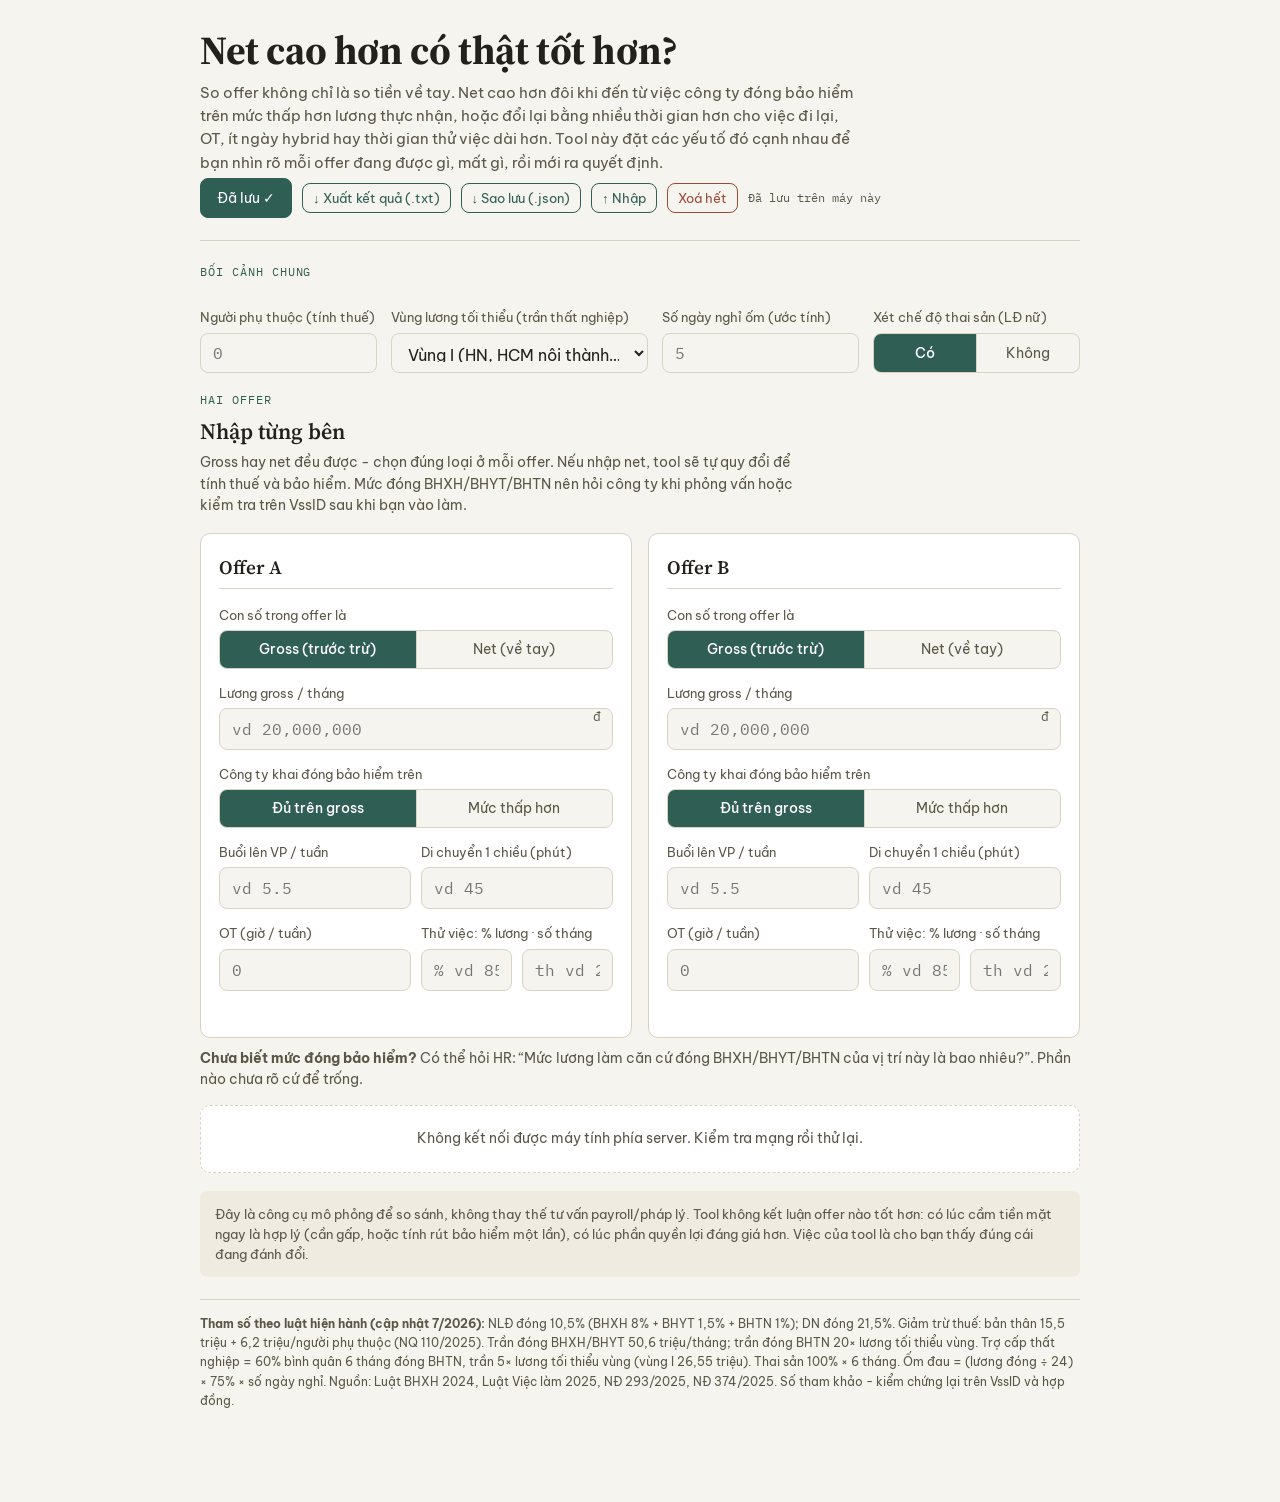
<file: net-cao-hon-co-that-tot-hon-v1.html>
<!DOCTYPE html>
<html lang="vi">
<head>
<meta charset="UTF-8" />
<meta name="viewport" content="width=device-width, initial-scale=1.0" />
<title>Net cao hơn có thật tốt hơn?</title>
<link rel="preconnect" href="https://fonts.googleapis.com">
<link rel="preconnect" href="https://fonts.gstatic.com" crossorigin>
<link href="https://fonts.googleapis.com/css2?family=Be+Vietnam+Pro:wght@400;500;600;700&family=IBM+Plex+Mono:wght@400;500;600&family=Source+Serif+4:opsz,wght@8..60,600;8..60,700&display=swap" rel="stylesheet">


<style>
  :root{
    --paper:#F6F4EE; --paper-2:#EFEBE0; --ink:#23211C; --ink-soft:#5A5648;
    --moss:#2F5E54; --moss-soft:#3C7064; --clay:#9B4A3A; --clay-soft:#B76A59;
    --line:#D9D3C4; --gold:#8A6D2F;
    --radius:10px;
    --serif:'Source Serif 4',Georgia,'Times New Roman',serif;
    --sans:'Be Vietnam Pro','Segoe UI',Arial,sans-serif;
    --mono:'IBM Plex Mono',Consolas,'Courier New',monospace;
  }
  *{box-sizing:border-box;}
  body{margin:0; background:var(--paper); color:var(--ink); font-family:var(--sans); line-height:1.55; -webkit-font-smoothing:antialiased;}
  .wrap{max-width:920px; margin:0 auto; padding:28px 20px 80px;}
  header h1{font-family:var(--serif); font-weight:700; font-size:clamp(27px,5.5vw,40px); line-height:1.12; margin:0 0 8px; letter-spacing:-0.01em;}
  header p.sub{margin:0; color:var(--ink-soft); font-size:15px; max-width:66ch;}
  .rule{height:1px; background:var(--line); border:0; margin:22px 0;}
  .toolbar{display:flex; gap:10px; flex-wrap:wrap; margin:4px 0 18px; align-items:center;}
  .save-state{font-family:var(--mono); font-size:12px; color:var(--ink-soft);}
  button.btn{font-family:var(--sans); font-size:14px; cursor:pointer; padding:10px 16px; border-radius:8px; border:1px solid var(--moss); background:var(--moss); color:#fff;}
  button.btn.ghost{background:transparent; color:var(--moss);}
  button.btn.tiny{padding:6px 10px; font-size:13px;}
  button.btn.danger{border-color:var(--clay); color:var(--clay); background:transparent;}
  button.btn.hidden{display:none;}
  .eyebrow{font-family:var(--mono); font-size:12px; letter-spacing:.08em; text-transform:uppercase; color:var(--moss); margin:0 0 4px;}
  h2.sec{font-family:var(--serif); font-weight:600; font-size:22px; margin:0 0 4px;}
  p.hint{color:var(--ink-soft); font-size:14px; margin:0 0 16px; max-width:66ch;}
  .ctx{display:grid; grid-template-columns:.9fr 1.3fr 1fr 1.05fr; gap:14px; align-items:end; margin-bottom:18px;}
  .ctx .field{min-width:0; margin:0; display:flex; flex-direction:column;}
  .ctx .field > label{min-height:42px; display:flex; align-items:flex-end; margin-bottom:6px;}
  .ctx input[type=number], .ctx select, .ctx .seg{height:40px; min-height:40px;}
  .ctx .seg button{height:38px; padding:0 8px; display:flex; align-items:center; justify-content:center;}
  .offers-in{display:flex; gap:16px; flex-wrap:wrap;}
  .offer-in{flex:1; min-width:290px; background:#fff; border:1px solid var(--line); border-radius:var(--radius); padding:18px;}
  .offer-in .name-in{width:100%; font-family:var(--serif); font-size:19px; font-weight:600; color:var(--ink); border:0; border-bottom:1px solid var(--line); background:transparent; padding:2px 0 8px; margin-bottom:16px;}
  .offer-in .name-in:focus{outline:none; border-bottom-color:var(--moss);}
  label{display:block; font-size:13px; color:var(--ink-soft); margin:0 0 5px;}
  .field{margin:0 0 14px;}
  input[type=text], input[type=number], select{width:100%; padding:10px 12px; font-family:var(--mono); font-size:16px; color:var(--ink); background:var(--paper); border:1px solid var(--line); border-radius:8px;}
  select{font-family:var(--sans);}
  input:focus, select:focus{outline:2px solid var(--moss-soft); outline-offset:1px; background:#fff;}
  .suffix-row{position:relative;}
  .suffix-row .suffix{position:absolute; right:12px; top:50%; transform:translateY(-50%); font-family:var(--mono); font-size:13px; color:var(--ink-soft); pointer-events:none;}
  .suffix-row input{padding-right:44px;}
  .seg{display:flex; border:1px solid var(--line); border-radius:8px; overflow:hidden; background:var(--paper);}
  .seg button{flex:1; border:0; background:transparent; padding:10px 8px; font-family:var(--sans); font-size:13.5px; color:var(--ink-soft); cursor:pointer; border-right:1px solid var(--line); line-height:1.25;}
  .seg button:last-child{border-right:0;}
  .seg button.on{background:var(--moss); color:#fff; font-weight:500;}
  .sub-input{margin-top:10px;}
  .results{margin-top:6px;}
  .results.hidden{display:none;}
  .layer{margin-bottom:20px;}
  .layer .lnum{font-family:var(--mono); font-size:12px; letter-spacing:.06em; text-transform:uppercase; color:var(--moss); margin:0 0 8px; display:flex; align-items:baseline; gap:8px;}
  .layer .lnum b{font-size:15px; color:var(--ink); font-family:var(--serif); font-weight:600; letter-spacing:0; text-transform:none;}
  .cols{display:flex; gap:14px; flex-wrap:wrap;}
  .col{flex:1; min-width:230px; background:#fff; border:1px solid var(--line); border-radius:var(--radius); padding:16px;}
  .col.win{border-color:var(--moss); border-width:1.5px;}
  .col .cname{font-family:var(--serif); font-size:17px; font-weight:600; margin:0 0 2px; display:flex; align-items:center; gap:8px; flex-wrap:wrap;}
  .col .flag{font-family:var(--mono); font-size:10px; letter-spacing:.04em; text-transform:uppercase; padding:2px 7px; border-radius:20px; background:rgba(47,94,84,.12); color:var(--moss);}
  .col .big{font-family:var(--mono); font-size:24px; line-height:1.15; color:var(--ink); margin-top:8px;}
  .col .big .u{font-size:14px; color:var(--ink-soft);}
  .col .cap{font-size:13px; color:var(--ink-soft); margin-top:2px;}
  .col .brk{margin-top:12px; padding-top:12px; border-top:1px solid var(--line);}
  .col .brk .line{display:flex; justify-content:space-between; gap:10px; font-size:13px; padding:3px 0;}
  .col .brk .line .v{font-family:var(--mono); white-space:nowrap;}
  .col .brk .line.muted{color:var(--ink-soft);}
  .col .brk .line.sub2{padding-left:12px; font-size:12px; color:var(--ink-soft);}
  .delta{background:var(--paper-2); border-radius:8px; padding:13px 15px; margin-top:12px; font-size:14px;}
  .delta b{font-family:var(--mono); font-weight:600;}
  .delta .up{color:var(--clay);} .delta .down{color:var(--moss);}
  .basis{flex:1; min-width:230px; background:#fff; border:1px solid var(--line); border-radius:var(--radius); padding:16px;}
  .basis h4{font-family:var(--serif); font-size:16px; margin:0 0 3px; font-weight:600;}
  .basis .subt{font-size:12.5px; color:var(--ink-soft); margin:0 0 10px;}
  .basis .row{display:flex; justify-content:space-between; font-size:13px; padding:4px 0; border-bottom:1px dotted var(--line);}
  .basis .row:last-child{border-bottom:0;}
  .basis .row .v{font-family:var(--mono);}
  .basis .tot{margin-top:8px; padding-top:8px; border-top:1px solid var(--line); font-weight:600; display:flex; justify-content:space-between; font-size:13.5px;}
  .basis .tot .v{font-family:var(--mono);}
  .events{background:#fff; border:1px solid var(--line); border-radius:var(--radius); overflow:hidden;}
  .events .erow{display:grid; grid-template-columns: 1.5fr 1fr 1fr; gap:8px; padding:11px 15px; border-bottom:1px solid var(--line); font-size:14px; align-items:baseline;}
  .events .erow:last-child{border-bottom:0;}
  .events .erow.head{background:var(--paper-2); font-family:var(--mono); font-size:11px; letter-spacing:.05em; text-transform:uppercase; color:var(--ink-soft);}
  .events .erow .lbl{color:var(--ink);}
  .events .erow .lbl small{display:block; color:var(--ink-soft); font-size:12px;}
  .events .erow .va, .events .erow .vb{font-family:var(--mono);}
  .events .erow .capped{color:var(--clay); font-size:11px;}
  .verdict{margin-top:18px; padding:20px; border-radius:var(--radius); background:var(--moss); color:#fff;}
  .verdict h3{font-family:var(--serif); margin:0 0 10px; font-size:20px; font-weight:600;}
  .verdict p{margin:0 0 10px; font-size:14.5px; opacity:.96;}
  .verdict p:last-child{margin-bottom:0;}
  .verdict .hl{font-family:var(--mono); font-weight:600;}
  .disclaim{font-size:13px; color:var(--ink-soft); background:var(--paper-2); border-radius:8px; padding:13px 15px; margin-top:18px;}
  .src{font-size:12px; color:var(--ink-soft); margin-top:22px; border-top:1px solid var(--line); padding-top:14px; line-height:1.6;}
  .src b{color:var(--ink-soft);}
  .duo{display:flex; gap:10px;}
  .duo .field, .duo input{flex:1; min-width:0;}
  .empty{color:var(--ink-soft); font-size:14px; background:#fff; border:1px dashed var(--line); border-radius:var(--radius); padding:22px; text-align:center;}
  @media (max-width:760px){.ctx{grid-template-columns:repeat(2,minmax(0,1fr));}}
  @media (max-width:540px){.ctx{grid-template-columns:1fr;} .col .big{font-size:22px;} .events .erow{grid-template-columns:1.4fr 1fr 1fr;} }
</style>
</head>
<body>
<div class="wrap">
  <header>
    <h1>Net cao hơn có thật tốt hơn?</h1>
    <p class="sub">So offer không chỉ là so tiền về tay. Net cao hơn đôi khi đến từ việc công ty đóng bảo hiểm trên mức thấp hơn lương thực nhận, hoặc đổi lại bằng nhiều thời gian hơn cho việc đi lại, OT, ít ngày hybrid hay thời gian thử việc dài hơn. Tool này đặt các yếu tố đó cạnh nhau để bạn nhìn rõ mỗi offer đang được gì, mất gì, rồi mới ra quyết định.</p>
  </header>

  <div class="toolbar">
    <button class="btn" id="saveBtn">Lưu</button>
    <button class="btn ghost tiny" id="exportBtn">↓ Xuất kết quả (.txt)</button>
    <button class="btn ghost tiny" id="backupBtn">↓ Sao lưu (.json)</button>
    <button class="btn ghost tiny" id="importBtn">↑ Nhập</button>
    <input type="file" id="importInput" accept="application/json" style="display:none" />
    <button class="btn danger tiny" id="clearBtn">Xoá hết</button>
    <span class="save-state" id="saveState"></span>
  </div>

  <hr class="rule" />

  <p class="eyebrow">Bối cảnh chung</p>
  <div class="ctx">
    <div class="field">
      <label for="deps">Người phụ thuộc (tính thuế)</label>
      <input type="number" id="deps" inputmode="numeric" placeholder="0" />
    </div>
    <div class="field">
      <label for="region">Vùng lương tối thiểu (trần thất nghiệp)</label>
      <select id="region">
        <option value="I">Vùng I (HN, HCM nội thành…)</option>
        <option value="II">Vùng II</option>
        <option value="III">Vùng III</option>
        <option value="IV">Vùng IV</option>
      </select>
    </div>
    <div class="field">
      <label for="sickDays">Số ngày nghỉ ốm (ước tính)</label>
      <input type="number" id="sickDays" inputmode="numeric" placeholder="5" />
    </div>
    <div class="field">
      <label>Xét chế độ thai sản (LĐ nữ)</label>
      <div class="seg" id="matSeg">
        <button data-v="show" class="on">Có</button>
        <button data-v="hide">Không</button>
      </div>
    </div>
  </div>

  <p class="eyebrow">Hai offer</p>
  <h2 class="sec">Nhập từng bên</h2>
  <p class="hint">Gross hay net đều được - chọn đúng loại ở mỗi offer. Nếu nhập net, tool sẽ tự quy đổi để tính thuế và bảo hiểm. Mức đóng BHXH/BHYT/BHTN nên hỏi công ty khi phỏng vấn hoặc kiểm tra trên VssID sau khi bạn vào làm.</p>

  <div class="offers-in" id="offersIn"></div>

  <p class="hint" style="max-width:none; margin:10px 0 14px;"><b>Chưa biết mức đóng bảo hiểm?</b> Có thể hỏi HR: “Mức lương làm căn cứ đóng BHXH/BHYT/BHTN của vị trí này là bao nhiêu?”. Phần nào chưa rõ cứ để trống.</p>

  <div id="empty" class="empty">Nhập gross cho ít nhất một offer để bắt đầu.</div>

  <div class="results hidden" id="results">
    <div class="layer">
      <p class="lnum">Lớp 1 · <b>Tiền về tay mỗi tháng</b></p>
      <div class="cols" id="l1cols"></div>
      <div class="delta" id="l1delta"></div>
    </div>

    <div class="layer">
      <p class="lnum">Lớp 2 · <b>Giờ bạn bỏ ra để có số tiền đó</b></p>
      <p class="hint" style="margin-top:-2px;">Giờ làm chuẩn tính 176h/tháng (8h × 22 ngày); di chuyển và OT quy về tháng (× 4,33 tuần). Toàn số ≈ - mục đích là đưa hai offer về cùng một đơn vị để phép chia có nghĩa.</p>
      <div class="cols" id="tcols"></div>
      <div class="delta" id="tdelta"></div>
    </div>

    <div class="layer">
      <p class="lnum">Lớp 3 · <b>Mức làm căn cứ quyền lợi</b></p>
      <p class="hint" style="margin-top:-2px;">Quyền lợi bảo hiểm không tính trên gross, mà trên mức công ty khai đóng. Khai thấp hơn lương thật thì mọi quyền lợi bên dưới đều tính trên nền thấp đó. Phần công ty đóng (21,5%) là chi phí công ty gánh - bạn hưởng gián tiếp qua chế độ, không rút thẳng ra được như tiền tiết kiệm.</p>
      <div class="cols" id="l2basis"></div>
    </div>

    <div class="layer">
      <p class="lnum">Lớp 4 · <b>Nếu có biến cố</b></p>
      <p class="hint" style="margin-top:-2px;">Số ước tính theo luật 2026, cho tình huống xảy ra khi mức đóng đang như trên. Đều có điều kiện hưởng riêng - đây là con số tối đa nếu đủ điều kiện.</p>
      <div class="events" id="l3events"></div>
    </div>

    <div class="verdict" id="verdict"></div>
  </div>

  <div class="disclaim">
    Đây là công cụ mô phỏng để so sánh, không thay thế tư vấn payroll/pháp lý. Tool không kết luận offer nào tốt hơn: có lúc cầm tiền mặt ngay là hợp lý (cần gấp, hoặc tính rút bảo hiểm một lần), có lúc phần quyền lợi đáng giá hơn. Việc của tool là cho bạn thấy đúng cái đang đánh đổi.
  </div>

  <p class="src">
    <b>Tham số theo luật hiện hành (cập nhật 7/2026):</b> NLĐ đóng 10,5% (BHXH 8% + BHYT 1,5% + BHTN 1%); DN đóng 21,5%. Giảm trừ thuế: bản thân 15,5 triệu + 6,2 triệu/người phụ thuộc (NQ 110/2025). Trần đóng BHXH/BHYT 50,6 triệu/tháng; trần đóng BHTN 20× lương tối thiểu vùng. Trợ cấp thất nghiệp = 60% bình quân 6 tháng đóng BHTN, trần 5× lương tối thiểu vùng (vùng I 26,55 triệu). Thai sản 100% × 6 tháng. Ốm đau = (lương đóng ÷ 24) × 75% × số ngày nghỉ. Nguồn: Luật BHXH 2024, Luật Việc làm 2025, NĐ 293/2025, NĐ 374/2025. Số tham khảo - kiểm chứng lại trên VssID và hợp đồng.
  </p>
</div>

<script>
"use strict";
(function(){
  var KEY="net-cao-hon-v2";
  var API_URL="https://linkedin-tools-api-test.vercel.app/api/offer-value";
  var canStore=(function(){try{var t="__t";localStorage.setItem(t,"1");localStorage.removeItem(t);return true;}catch(e){return false;}})();
  function blank(n){return {name:n,gross:null,payType:"gross",base:"full",customBase:null,days:null,commute:null,ot:null,probPct:null,probMon:null};}
  var state={deps:null,region:"I",sickDays:null,mat:"show",offers:[blank("Offer A"),blank("Offer B")]};
  var dirty=false,requestSeq=0,debounceTimer=null;

  function grp(raw){var s=String(raw==null?"":raw).replace(/[^\d]/g,"");if(s==="")return "";s=s.replace(/^0+(?=\d)/,"");return s.replace(/\B(?=(\d{3})+(?!\d))/g,",");}
  function esc(s){return String(s==null?"":s).replace(/[&<>"']/g,function(c){return {"&":"&amp;","<":"&lt;",">":"&gt;",'"':"&quot;","'":"&#39;"}[c];});}

  function renderInputs(){
    document.getElementById("offersIn").innerHTML=state.offers.map(function(o,i){
      var cw=o.base==="custom"?'<div class="sub-input suffix-row"><input type="text" data-i="'+i+'" data-k="customBase" inputmode="numeric" placeholder="vd 7,500,000" value="'+grp(o.customBase==null?"":o.customBase)+'" /><span class="suffix">đ</span></div>':'';
      return '<div class="offer-in">'
        +'<input class="name-in" data-i="'+i+'" data-k="name" value="'+esc(o.name)+'" />'
        +'<div class="field"><label>Con số trong offer là</label><div class="seg" data-seg="pay" data-i="'+i+'">'
        +'<button data-v="gross" class="'+(o.payType!=="net"?"on":"")+'">Gross (trước trừ)</button>'
        +'<button data-v="net" class="'+(o.payType==="net"?"on":"")+'">Net (về tay)</button>'
        +'</div></div>'
        +'<div class="field suffix-row"><label>Lương '+(o.payType==="net"?"net":"gross")+' / tháng</label><input type="text" data-i="'+i+'" data-k="gross" inputmode="numeric" placeholder="vd 20,000,000" value="'+grp(o.gross==null?"":o.gross)+'" /><span class="suffix">đ</span></div>'
        +'<div class="field"><label>Công ty khai đóng bảo hiểm trên</label><div class="seg" data-seg="base" data-i="'+i+'">'
        +'<button data-v="full" class="'+(o.base==="full"?"on":"")+'">Đủ trên gross</button>'
        +'<button data-v="custom" class="'+(o.base==="custom"?"on":"")+'">Mức thấp hơn</button>'
        +'</div>'+cw
        +'<div class="duo" style="margin-top:14px;">'
        +'<div class="field"><label>Buổi lên VP / tuần</label><input type="text" data-i="'+i+'" data-k="days" inputmode="decimal" placeholder="vd 5.5" value="'+(o.days==null?"":esc(o.days))+'" /></div>'
        +'<div class="field"><label>Di chuyển 1 chiều (phút)</label><input type="text" data-i="'+i+'" data-k="commute" inputmode="decimal" placeholder="vd 45" value="'+(o.commute==null?"":esc(o.commute))+'" /></div>'
        +'</div>'
        +'<div class="duo">'
        +'<div class="field"><label>OT (giờ / tuần)</label><input type="text" data-i="'+i+'" data-k="ot" inputmode="decimal" placeholder="0" value="'+(o.ot==null?"":esc(o.ot))+'" /></div>'
        +'<div class="field"><label>Thử việc: % lương · số tháng</label><div class="duo"><input type="text" data-i="'+i+'" data-k="probPct" inputmode="decimal" placeholder="% vd 85" value="'+(o.probPct==null?"":esc(o.probPct))+'" /><input type="text" data-i="'+i+'" data-k="probMon" inputmode="decimal" placeholder="th vd 2" value="'+(o.probMon==null?"":esc(o.probMon))+'" /></div></div>'
        +'</div>'
        +''
        +'</div></div>';
    }).join("");
  }

  function applyResult(data){
    var empty=document.getElementById("empty"),results=document.getElementById("results");
    if(!data||!data.hasResults){empty.style.display="";results.classList.add("hidden");return;}
    empty.style.display="none";results.classList.remove("hidden");
    document.getElementById("l1cols").innerHTML=data.l1cols||"";
    var d1=document.getElementById("l1delta");d1.innerHTML=data.l1delta||"";d1.style.display=data.showL1Delta?"":"none";
    document.getElementById("tcols").innerHTML=data.tcols||"";
    var td=document.getElementById("tdelta");td.innerHTML=data.tdelta||"";td.style.display=data.showTDelta?"":"none";
    document.getElementById("l2basis").innerHTML=data.l2basis||"";
    document.getElementById("l3events").innerHTML=data.l3events||"";
    document.getElementById("verdict").innerHTML=data.verdictHtml||"";
  }

  function showApiError(){
    document.getElementById("empty").style.display="";
    document.getElementById("empty").textContent="Không kết nối được máy tính phía server. Kiểm tra mạng rồi thử lại.";
    document.getElementById("results").classList.add("hidden");
  }

  async function calculateNow(){
    var seq=++requestSeq;
    try{
      var res=await fetch(API_URL,{method:"POST",headers:{"Content-Type":"application/json"},body:JSON.stringify(state),cache:"no-store"});
      if(!res.ok)throw new Error("HTTP "+res.status);
      var data=await res.json();
      if(seq!==requestSeq)return null;
      document.getElementById("empty").textContent="Nhập gross cho ít nhất một offer để bắt đầu.";
      applyResult(data);return data;
    }catch(e){if(seq===requestSeq)showApiError();return null;}
  }
  function scheduleCalculation(){clearTimeout(debounceTimer);debounceTimer=setTimeout(calculateNow,180);}

  document.getElementById("deps").addEventListener("input",function(e){state.deps=e.target.value;markDirty();scheduleCalculation();});
  document.getElementById("region").addEventListener("change",function(e){state.region=e.target.value;markDirty();scheduleCalculation();});
  document.getElementById("sickDays").addEventListener("input",function(e){state.sickDays=e.target.value;markDirty();scheduleCalculation();});
  document.getElementById("matSeg").addEventListener("click",function(e){var b=e.target.closest("button");if(!b)return;state.mat=b.getAttribute("data-v");[].forEach.call(this.children,function(x){x.classList.toggle("on",x===b);});markDirty();scheduleCalculation();});

  var host=document.getElementById("offersIn");
  host.addEventListener("input",function(e){
    var el=e.target,i=el.getAttribute("data-i"),k=el.getAttribute("data-k");if(i==null||!k)return;i=parseInt(i,10);
    if(k==="gross"||k==="customBase"){
      var pos=el.selectionStart||0,db=(el.value.slice(0,pos).match(/\d/g)||[]).length,ff=grp(el.value);el.value=ff;
      var seen=0,np=ff.length;for(var c=0;c<ff.length;c++){if(/\d/.test(ff[c])){seen++;if(seen===db){np=c+1;break;}}}if(db===0)np=0;
      try{el.setSelectionRange(np,np);}catch(_){}
      state.offers[i][k]=ff.replace(/,/g,"");
    }else state.offers[i][k]=el.value;
    markDirty();scheduleCalculation();
  });
  host.addEventListener("click",function(e){
    var b=e.target.closest("[data-seg] button");if(!b)return;
    var seg=b.closest("[data-seg]"),i=parseInt(seg.getAttribute("data-i"),10),kind=seg.getAttribute("data-seg");
    if(kind==="base")state.offers[i].base=b.getAttribute("data-v");else if(kind==="pay")state.offers[i].payType=b.getAttribute("data-v");else return;
    markDirty();renderInputs();scheduleCalculation();
  });

  function markDirty(){dirty=true;updateSaveUI();}
  function updateSaveUI(){var btn=document.getElementById("saveBtn");if(!canStore){btn.classList.add("hidden");setSaveState(dirty?"Chế độ tạm - bấm ↓ Sao lưu để giữ":"Chế độ tạm");return;}btn.classList.remove("hidden");if(dirty){btn.textContent="Lưu";setSaveState("● Có thay đổi chưa lưu");}else{btn.textContent="Đã lưu ✓";setSaveState("Đã lưu trên máy này");}}
  function setSaveState(m){document.getElementById("saveState").textContent=m;}
  function doSave(){if(!canStore){setSaveState("Chế độ tạm - bấm ↓ Sao lưu để giữ");return;}try{localStorage.setItem(KEY,JSON.stringify(state));dirty=false;updateSaveUI();}catch(e){setSaveState("Không lưu được - thử ↓ Sao lưu");}}
  function load(){if(!canStore)return;try{var raw=localStorage.getItem(KEY);if(raw){var d=JSON.parse(raw);if(d&&d.offers&&d.offers.length===2)state=d;}}catch(e){}}
  document.getElementById("saveBtn").addEventListener("click",doSave);

  function download(name,text,type){
    try{var blob=new Blob([text],{type:type});var url=URL.createObjectURL(blob);var a=document.createElement("a");a.href=url;a.download=name;document.body.appendChild(a);a.click();document.body.removeChild(a);setTimeout(function(){URL.revokeObjectURL(url);},1000);setSaveState("Đã tạo file tải về");}
    catch(err){try{var w=window.open("","_blank");if(w){w.document.write("<pre>"+String(text).replace(/</g,"&lt;")+"</pre>");setSaveState("Trình duyệt chặn tải; đã mở để bạn copy");}else setSaveState("Trình duyệt chặn tải. Mở file thật bằng Safari/Chrome.");}catch(e2){setSaveState("Trình duyệt chặn tải.");}}
  }
  document.getElementById("exportBtn").addEventListener("click",async function(){var data=await calculateNow();if(!data||!data.hasResults||!data.exportText){setSaveState("Chưa có offer để xuất");return;}download("so-2-offer.txt",data.exportText,"text/plain");});
  document.getElementById("backupBtn").addEventListener("click",function(){download("net-cao-hon-sao-luu.json",JSON.stringify(state,null,2),"application/json");});
  document.getElementById("importBtn").addEventListener("click",function(){document.getElementById("importInput").click();});
  document.getElementById("importInput").addEventListener("change",function(e){var f=e.target.files[0];if(!f)return;var r=new FileReader();r.onload=function(){try{var d=JSON.parse(r.result);if(d&&d.offers&&d.offers.length===2){state=d;syncCtx();renderInputs();markDirty();scheduleCalculation();setSaveState("Đã nhập file");}else setSaveState("File không đúng định dạng");}catch(err){setSaveState("File không đọc được");}};r.onerror=function(){setSaveState("Không đọc được file");};r.readAsText(f);e.target.value="";});

  var clearArmed=false,clearTimer=null;
  document.getElementById("clearBtn").addEventListener("click",function(){var btn=this;if(!clearArmed){clearArmed=true;btn.textContent="Bấm lại để xoá";clearTimer=setTimeout(function(){clearArmed=false;btn.textContent="Xoá hết";},3000);return;}clearTimeout(clearTimer);clearArmed=false;btn.textContent="Xoá hết";state={deps:null,region:"I",sickDays:null,mat:"show",offers:[blank("Offer A"),blank("Offer B")]};if(canStore){try{localStorage.removeItem(KEY);}catch(e){}}syncCtx();renderInputs();dirty=false;updateSaveUI();calculateNow();setSaveState("Đã xoá");});
  window.addEventListener("beforeunload",function(e){if(dirty&&canStore){e.preventDefault();e.returnValue="";}});

  function syncCtx(){document.getElementById("deps").value=state.deps==null?"":state.deps;document.getElementById("region").value=state.region;document.getElementById("sickDays").value=state.sickDays==null?"":state.sickDays;[].forEach.call(document.getElementById("matSeg").children,function(x){x.classList.toggle("on",x.getAttribute("data-v")===state.mat);});}

  load();syncCtx();renderInputs();dirty=false;updateSaveUI();calculateNow();
})();
</script>
</body>
</html>
</file>
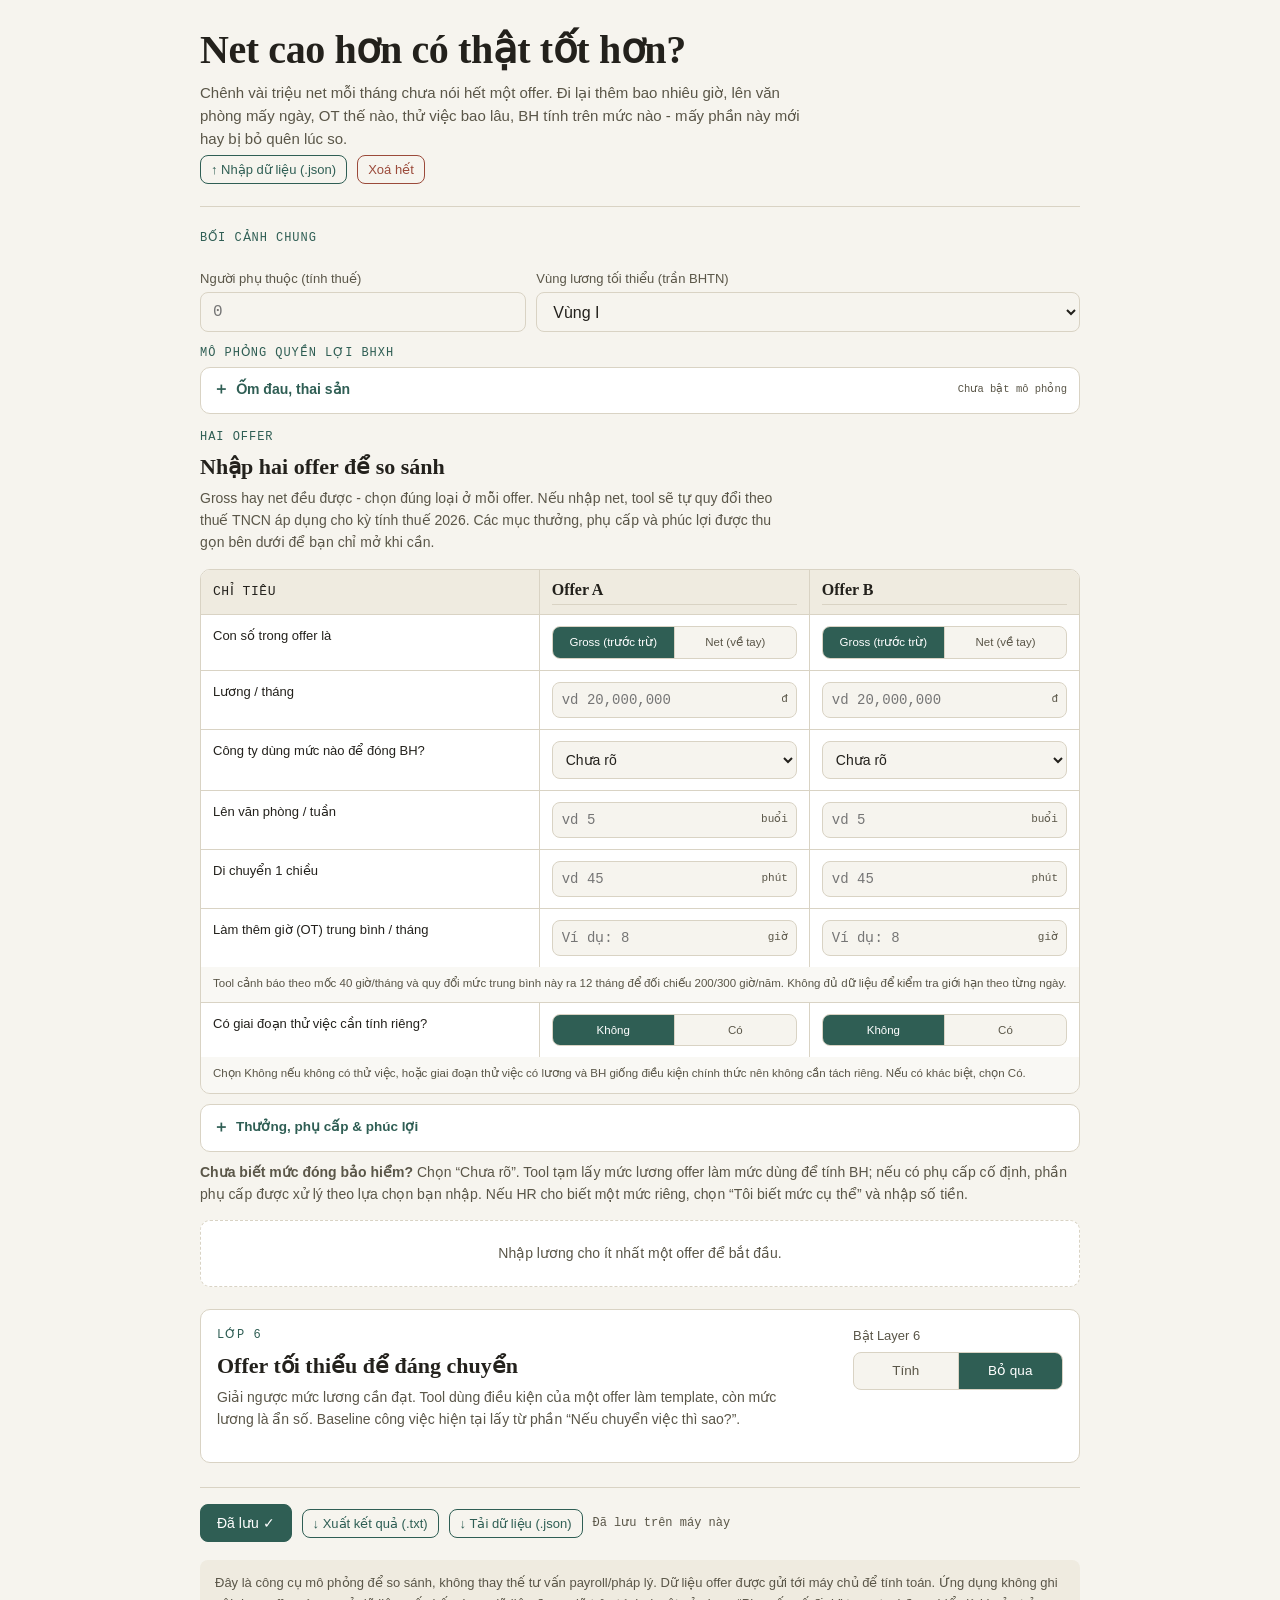
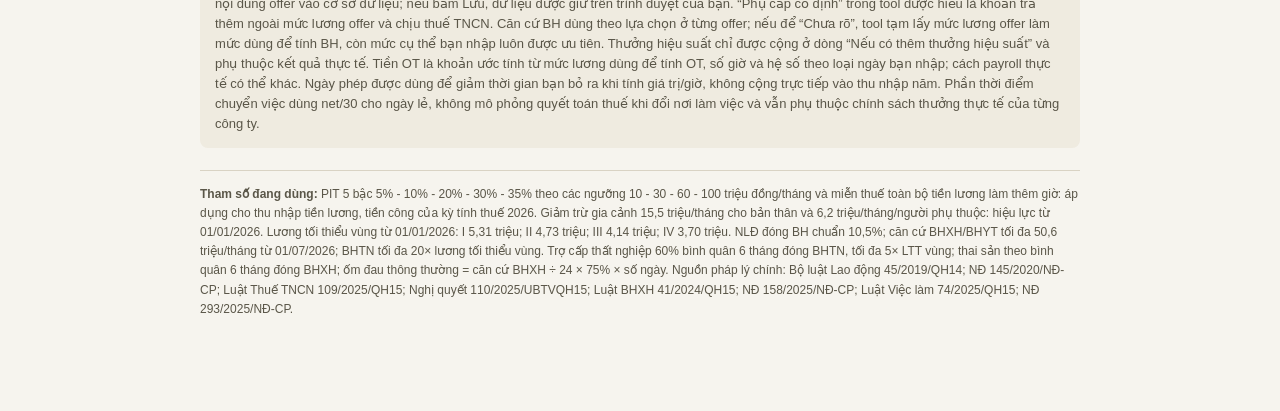
<file: net-cao-hon-co-that-tot-hon-v2.html>
<!DOCTYPE html>
<html lang="vi">
<head>
<meta charset="UTF-8" />
<meta name="viewport" content="width=device-width, initial-scale=1.0" />
<meta name="referrer" content="no-referrer" />
<meta http-equiv="Content-Security-Policy" content="default-src 'self'; script-src 'sha256-jFon5ILrSJpzx0J/qGbOnEw6GsrpVCz4+fAW3Nrb7o0='; script-src-attr 'none'; style-src 'self' 'unsafe-inline' https://fonts.googleapis.com; font-src https://fonts.gstatic.com; connect-src https://linkedin-tools-api-test.vercel.app; img-src 'self' data:; object-src 'none'; base-uri 'none'; form-action 'none'" />
<title>Net cao hơn có thật tốt hơn? - V2</title>
<link rel="preconnect" href="https://fonts.googleapis.com">
<link rel="preconnect" href="https://fonts.gstatic.com" crossorigin>
<link href="https://fonts.googleapis.com/css2?family=Be+Vietnam+Pro:wght@400;500;600;700&family=IBM+Plex+Mono:wght@400;500;600&family=Source+Serif+4:opsz,wght@8..60,600;8..60,700&display=swap" rel="stylesheet">
<style>
:root{--paper:#F6F4EE;--paper-2:#EFEBE0;--ink:#23211C;--ink-soft:#5A5648;--moss:#2F5E54;--moss-soft:#3C7064;--clay:#9B4A3A;--line:#D9D3C4;--radius:10px;--serif:'Source Serif 4',Georgia,'Times New Roman',serif;--sans:'Be Vietnam Pro','Segoe UI',Arial,sans-serif;--mono:'IBM Plex Mono',Consolas,'Courier New',monospace}
*{box-sizing:border-box}body{margin:0;background:var(--paper);color:var(--ink);font-family:var(--sans);line-height:1.55;-webkit-font-smoothing:antialiased}.wrap{max-width:920px;margin:0 auto;padding:28px 20px 80px}header h1{font-family:var(--serif);font-weight:700;font-size:clamp(27px,5.5vw,40px);line-height:1.12;margin:0 0 8px;letter-spacing:-.01em}header p.sub{margin:0;color:var(--ink-soft);font-size:15px;max-width:72ch}.rule{height:1px;background:var(--line);border:0;margin:22px 0}.toolbar{display:flex;gap:10px;flex-wrap:wrap;margin:4px 0 18px;align-items:center}.toolbar-bottom{margin:24px 0 8px;padding-top:16px;border-top:1px solid var(--line)}.save-state{font-family:var(--mono);font-size:12px;color:var(--ink-soft)}button.btn{font-family:var(--sans);font-size:14px;cursor:pointer;padding:10px 16px;border-radius:8px;border:1px solid var(--moss);background:var(--moss);color:#fff}button.btn.ghost{background:transparent;color:var(--moss)}button.btn.tiny{padding:6px 10px;font-size:13px}button.btn.danger{border-color:var(--clay);color:var(--clay);background:transparent}.eyebrow{font-family:var(--mono);font-size:12px;letter-spacing:.08em;text-transform:uppercase;color:var(--moss);margin:0 0 4px}h2.sec{font-family:var(--serif);font-weight:600;font-size:22px;margin:0 0 4px}p.hint{color:var(--ink-soft);font-size:14px;margin:0 0 16px;max-width:74ch}.ctx{display:grid;grid-template-columns:minmax(0,.75fr) minmax(0,1.25fr);gap:10px;align-items:end;margin-bottom:12px}.ctx .field{min-width:0;margin:0;display:flex;flex-direction:column}.ctx .field>label{min-height:36px;display:flex;align-items:flex-end;margin-bottom:5px;line-height:1.35}.ctx input[type=number],.ctx select,.ctx .seg{height:40px;min-height:40px}.ctx .seg button{height:38px;padding:0 8px;display:flex;align-items:center;justify-content:center}.offers-in{display:flex;gap:16px;flex-wrap:wrap}.offer-in{flex:1;min-width:290px;background:#fff;border:1px solid var(--line);border-radius:var(--radius);padding:18px}.offer-in .name-in{width:100%;font-family:var(--serif);font-size:19px;font-weight:600;color:var(--ink);border:0;border-bottom:1px solid var(--line);background:transparent;padding:2px 0 8px;margin-bottom:16px}.offer-in .name-in:focus{outline:none;border-bottom-color:var(--moss)}label{display:block;font-size:13px;color:var(--ink-soft);margin:0 0 5px}.field{margin:0 0 14px}input[type=text],input[type=number],input[type=date],select{width:100%;padding:10px 12px;font-family:var(--mono);font-size:16px;color:var(--ink);background:var(--paper);border:1px solid var(--line);border-radius:8px}select{font-family:var(--sans)}input:focus,select:focus{outline:2px solid var(--moss-soft);outline-offset:1px;background:#fff}.suffix-row{position:relative}.suffix-row .suffix{position:absolute;right:12px;top:50%;transform:translateY(-50%);font-family:var(--mono);font-size:13px;color:var(--ink-soft);pointer-events:none}.suffix-row input{padding-right:54px}.seg{display:flex;border:1px solid var(--line);border-radius:8px;overflow:hidden;background:var(--paper)}.seg button{flex:1;border:0;background:transparent;padding:10px 8px;font-family:var(--sans);font-size:13.5px;color:var(--ink-soft);cursor:pointer;border-right:1px solid var(--line);line-height:1.25}.seg button:last-child{border-right:0}.seg button.on{background:var(--moss);color:#fff;font-weight:500}.sub-input{margin-top:10px}.duo{display:flex;gap:10px}.duo .field,.duo input{flex:1;min-width:0}.prob-wrap{margin-top:2px;margin-bottom:14px;padding:12px 11px 2px;background:var(--paper);border:1px solid var(--line);border-radius:8px}.prob-wrap label{margin-bottom:7px}.benefit-note{font-size:11.5px;color:var(--ink-soft);line-height:1.5;margin:7px 0 12px}.benefits{border-top:1px solid var(--line);margin-top:4px;padding-top:4px}.benefits summary{list-style:none;cursor:pointer;color:var(--moss);font-family:var(--sans);font-size:13.5px;font-weight:600;padding:9px 0;display:flex;align-items:center;gap:7px}.benefits summary::-webkit-details-marker{display:none}.benefits summary:before{content:'＋';font-family:var(--mono);font-size:16px}.benefits[open] summary:before{content:'−'}.benefits-body{padding-top:7px}.mini-label{font-family:var(--mono);font-size:11px;letter-spacing:.04em;text-transform:uppercase;color:var(--ink-soft);margin:2px 0 8px}.bh-sim-wrap{margin:2px 0 14px}.bh-sim{background:#fff;border:1px solid var(--line);border-radius:var(--radius);padding:0 12px}.bh-sim summary{list-style:none;cursor:pointer;color:var(--moss);font-family:var(--sans);font-size:14px;font-weight:600;padding:10px 0;display:flex;align-items:center;gap:7px}.bh-sim summary::-webkit-details-marker{display:none}.bh-sim summary:before{content:'＋';font-family:var(--mono);font-size:16px;flex:0 0 auto}.bh-sim[open] summary:before{content:'−'}.bh-summary-title{white-space:nowrap}.bh-summary-state{margin-left:auto;min-width:0;text-align:right;color:var(--ink-soft);font-family:var(--mono);font-size:10.5px;font-weight:500;line-height:1.3}.bh-sim-body{border-top:1px solid var(--line);padding:7px 0 9px}.bh-compact-row{display:grid;grid-template-columns:minmax(0,1fr) minmax(130px,.72fr);gap:12px;align-items:center;padding:7px 0}.bh-compact-row+.bh-compact-row{border-top:1px dotted var(--line)}.bh-compact-row label{margin:0;font-size:12.5px;color:var(--ink);line-height:1.4}.bh-control{min-width:0}.bh-control input,.bh-control .seg{height:38px;min-height:38px}.bh-control .seg button{padding:7px 6px}.bh-shared-note{margin:7px 0 0;padding-top:7px;border-top:1px solid var(--line);font-size:10.8px;line-height:1.45;color:var(--ink-soft)}.switch-box{margin:16px 0 20px;background:#fff;border:1px solid var(--line);border-radius:var(--radius);padding:16px}.switch-head{display:flex;gap:18px;justify-content:space-between;align-items:flex-start}.switch-copy{min-width:0;flex:1}.switch-copy .hint{margin-bottom:0}.switch-toggle{width:210px;flex:0 0 210px}.switch-fields{margin-top:16px;padding-top:16px;border-top:1px solid var(--line)}.switch-grid{display:grid;grid-template-columns:repeat(2,minmax(0,1fr));gap:0 14px}.switch-wide{grid-column:1/-1}.switch-result{background:#fff;border:1px solid var(--line);border-radius:var(--radius);padding:16px}.switch-result h4{font-family:var(--serif);font-size:17px;margin:0 0 3px;font-weight:600}.switch-result .subt{font-size:12.5px;color:var(--ink-soft);margin:0 0 10px}.switch-result .row{display:flex;justify-content:space-between;gap:12px;font-size:13px;padding:5px 0;border-bottom:1px dotted var(--line)}.switch-result .row .v{font-family:var(--mono);white-space:nowrap}.switch-result .tot{margin-top:8px;padding-top:9px;border-top:1px solid var(--line);font-weight:600;display:flex;justify-content:space-between;gap:12px;font-size:13.5px}.switch-result .tot .v{font-family:var(--mono);white-space:nowrap}.switch-result .row>*{min-width:0}.switch-result .row.row-wrap .v{white-space:normal;overflow-wrap:anywhere;text-align:right;max-width:68%}.switch-scenarios{margin:10px 0 12px;padding:10px;background:var(--paper-2);border-radius:8px}.switch-scenario-title{font-size:12px;font-weight:600;color:var(--moss);margin-bottom:5px}.switch-scenario-row{display:grid;grid-template-columns:minmax(0,1fr) minmax(145px,.9fr);gap:10px;padding:7px 0;border-bottom:1px dotted var(--line);font-size:12.5px;align-items:start}.switch-scenario-row:last-of-type{border-bottom:0}.switch-scenario-row small{display:block;color:var(--ink-soft);font-size:10.5px;line-height:1.45;margin-top:2px}.switch-scenario-row .v{font-family:var(--mono);text-align:right;white-space:normal;overflow-wrap:anywhere;min-width:0}.switch-scenario-row.combined{font-weight:600}.switch-scenario-note{font-size:10.5px;color:var(--ink-soft);line-height:1.45;margin:7px 0 0;padding-top:6px;border-top:1px solid var(--line)}.solver-box{margin:22px 0 20px;background:#fff;border:1px solid var(--line);border-radius:var(--radius);padding:16px}.solver-head{display:flex;gap:18px;justify-content:space-between;align-items:flex-start}.solver-copy{min-width:0;flex:1}.solver-toggle{width:210px;flex:0 0 210px}.solver-fields{margin-top:14px;padding-top:14px;border-top:1px solid var(--line)}.solver-grid{display:grid;grid-template-columns:repeat(2,minmax(0,1fr));gap:10px 14px}.solver-wide{grid-column:1/-1}.solver-goal{border:1px solid var(--line);border-radius:8px;padding:10px;background:var(--paper)}.solver-goal-head{display:flex;gap:8px;align-items:flex-start;font-size:12.5px;color:var(--ink);font-weight:500}.solver-goal-head input{margin-top:3px;flex:0 0 auto}.solver-goal .sub-input{margin-top:7px}.solver-goal .sub-input[aria-disabled='true']{opacity:.48;pointer-events:none}.solver-note{font-size:11px;line-height:1.5;color:var(--ink-soft);margin:8px 0 0}.solver-layer{margin-top:14px}.solver-result{background:#fff;border-top:1px solid var(--line);padding-top:15px}.solver-result h3{font-family:var(--serif);font-size:20px;margin:0 0 4px}.solver-sub,.solver-foot{font-size:12px;color:var(--ink-soft);line-height:1.5}.solver-hero{background:var(--moss);color:#fff;border-radius:9px;padding:14px 16px;margin:12px 0}.solver-hero span,.solver-hero small{display:block}.solver-hero span{font-size:11px;text-transform:uppercase;letter-spacing:.05em;opacity:.85}.solver-hero strong{display:block;font-family:var(--mono);font-size:21px;line-height:1.25;margin:4px 0}.solver-hero small{font-size:11px;opacity:.9}.solver-row{display:flex;justify-content:space-between;gap:12px;padding:6px 0;border-bottom:1px dotted var(--line);font-size:12.5px}.solver-row .v{font-family:var(--mono);text-align:right;white-space:normal;overflow-wrap:anywhere}.solver-breakdown,.solver-scenarios,.solver-buffer,.solver-annotations,.solver-needs{margin-top:12px;padding:10px 12px;background:var(--paper-2);border-radius:8px}.solver-scenarios p,.solver-buffer p{font-size:10.5px;color:var(--ink-soft);margin:7px 0 0}.solver-premium{font-size:13px}.solver-annotations .ok{color:var(--moss)}.solver-annotations .under{color:var(--clay)}.solver-needs ul{margin:6px 0 0;padding-left:18px;font-size:12px}.solver-foot{margin-top:12px}.assumption-card-wrap{margin:0 0 20px}.assumption-card{background:#fff;border:1px solid var(--line);border-left:4px solid var(--clay);border-radius:var(--radius);padding:15px 16px}.assumption-title{font-family:var(--serif);font-size:17px;font-weight:600;margin-bottom:2px}.assumption-sub{font-size:12.5px;color:var(--ink-soft);margin:0 0 10px}.assumption-group{font-size:13px;margin-top:8px}.assumption-group b{font-size:12.5px}.assumption-group ul{margin:5px 0 0;padding-left:20px}.assumption-group li{margin:3px 0}.assumption-group.assumed b{color:var(--clay)}.assumption-group.confirm b{color:var(--moss)}.switch-callout{font-size:13.5px;font-weight:600;background:var(--paper-2);border-radius:7px;padding:9px 10px;margin:10px 0}.switch-details{margin-top:10px;border-top:1px solid var(--line);padding-top:8px}.switch-details summary{cursor:pointer;color:var(--moss);font-size:12.5px;font-weight:600;list-style:none}.calc-summary::-webkit-details-marker{display:none}.calc-summary::before{content:'＋';font-family:var(--mono);display:inline-block;margin-right:6px}.calc-summary[aria-disabled='true']::before{content:''}details[open]>.calc-summary::before{content:'−'}.switch-detail-body{padding-top:7px}.switch-box-results{margin:26px 0 20px}.switch-box-results #switchLayer{padding-top:16px;border-top:1px solid var(--line)}.switch-box-results .switch-result{border:0;border-radius:0;padding:0;background:transparent}.switch-assumptions{margin-top:14px;padding:11px 12px;background:var(--paper-2);border-left:3px solid var(--moss);border-radius:7px;font-size:12.5px}.switch-assumptions>b{color:var(--moss)}.switch-assumptions ul{margin:6px 0 0;padding-left:19px}.switch-assumptions li{margin:3px 0}.assumption-card-wrap{margin-top:22px}.results{margin-top:6px}.results.hidden{display:none}.layer{margin-bottom:20px}.layer .lnum{font-family:var(--mono);font-size:12px;letter-spacing:.06em;text-transform:uppercase;color:var(--moss);margin:0 0 8px;display:flex;align-items:baseline;gap:8px}.layer .lnum b{font-size:15px;color:var(--ink);font-family:var(--serif);font-weight:600;letter-spacing:0;text-transform:none}.cols{display:flex;gap:14px;flex-wrap:wrap}.col{flex:1;min-width:230px;background:#fff;border:1px solid var(--line);border-radius:var(--radius);padding:16px}.col.win{border-color:var(--moss);border-width:1.5px}.col .cname{font-family:var(--serif);font-size:17px;font-weight:600;margin:0 0 2px;display:flex;align-items:center;gap:8px;flex-wrap:wrap}.col .flag{font-family:var(--mono);font-size:10px;letter-spacing:.04em;text-transform:uppercase;padding:2px 7px;border-radius:20px;background:rgba(47,94,84,.12);color:var(--moss)}.col .big,.basis .big{font-family:var(--mono);font-size:24px;line-height:1.15;color:var(--ink);margin-top:8px}.col .big .u,.basis .big .u{font-size:14px;color:var(--ink-soft)}.col .cap,.basis .cap{font-size:13px;color:var(--ink-soft);margin-top:2px}.col .brk{margin-top:12px;padding-top:12px;border-top:1px solid var(--line)}.col .brk .line{display:flex;justify-content:space-between;gap:10px;font-size:13px;padding:3px 0}.col .brk .line .v{font-family:var(--mono);white-space:nowrap}.col .brk .line.muted{color:var(--ink-soft)}.delta{background:var(--paper-2);border-radius:8px;padding:13px 15px;margin-top:12px;font-size:14px}.delta b{font-family:var(--mono);font-weight:600}.delta .up{color:var(--clay)}.delta .down{color:var(--moss)}.basis{flex:1;min-width:230px;background:#fff;border:1px solid var(--line);border-radius:var(--radius);padding:16px}.basis h4{font-family:var(--serif);font-size:16px;margin:0 0 3px;font-weight:600}.basis .subt{font-size:12.5px;color:var(--ink-soft);margin:0 0 10px}.basis .row{display:flex;justify-content:space-between;gap:12px;font-size:13px;padding:4px 0;border-bottom:1px dotted var(--line)}.basis .row:last-child{border-bottom:0}.basis .row .v{font-family:var(--mono);white-space:nowrap}.basis .tot{margin-top:8px;padding-top:8px;border-top:1px solid var(--line);font-weight:600;display:flex;justify-content:space-between;gap:12px;font-size:13.5px}.basis .tot .v{font-family:var(--mono);white-space:nowrap}.scenario-box{margin-top:12px;padding-top:9px;border-top:1px solid var(--line)}.scenario{display:flex;justify-content:space-between;gap:10px;font-size:13px;padding:4px 0}.scenario .v{font-family:var(--mono);white-space:nowrap}.scenario.muted{color:var(--ink-soft)}.events{background:#fff;border:1px solid var(--line);border-radius:var(--radius);overflow:hidden}.events .erow{display:grid;grid-template-columns:1.5fr 1fr 1fr;gap:8px;padding:11px 15px;border-bottom:1px solid var(--line);font-size:14px;align-items:baseline}.events .erow:last-child{border-bottom:0}.events .erow.head{background:var(--paper-2);font-family:var(--mono);font-size:11px;letter-spacing:.05em;text-transform:uppercase;color:var(--ink-soft)}.events .erow .lbl{color:var(--ink)}.events .erow .lbl small{display:block;color:var(--ink-soft);font-size:12px}.events .erow .va,.events .erow .vb{font-family:var(--mono)}.events .erow .capped{color:var(--clay);font-size:11px}.verdict{margin-top:18px;padding:20px;border-radius:var(--radius);background:var(--moss);color:#fff}.verdict h3{font-family:var(--serif);margin:0 0 10px;font-size:20px;font-weight:600}.verdict p{margin:0 0 10px;font-size:14.5px;opacity:.96}.verdict p:last-child{margin-bottom:0}.verdict .hl{font-family:var(--mono);font-weight:600}.disclaim{font-size:13px;color:var(--ink-soft);background:var(--paper-2);border-radius:8px;padding:13px 15px;margin-top:18px}.src{font-size:12px;color:var(--ink-soft);margin-top:22px;border-top:1px solid var(--line);padding-top:14px;line-height:1.6}.src b{color:var(--ink-soft)}.empty{color:var(--ink-soft);font-size:14px;background:#fff;border:1px dashed var(--line);border-radius:var(--radius);padding:22px;text-align:center}.warn{color:var(--clay)}
@media(max-width:760px){.ctx{grid-template-columns:repeat(2,minmax(0,1fr))}.switch-head{flex-direction:column}.switch-toggle{width:100%;flex-basis:auto}}
@media(max-width:540px){.solver-box{padding:12px;margin:16px 0}.solver-head{display:block}.solver-toggle{width:auto;margin-top:10px}.solver-grid{grid-template-columns:1fr;gap:8px}.solver-wide{grid-column:auto}.solver-result h3{font-size:18px}.solver-hero{padding:12px}.solver-hero strong{font-size:18px}.solver-row{display:grid;grid-template-columns:minmax(0,48%) minmax(0,52%);gap:8px}.solver-row .v{min-width:0}.solver-breakdown,.solver-scenarios,.solver-buffer,.solver-annotations,.solver-needs{padding:9px}.switch-result{padding:12px}.switch-result h4{font-size:16px;line-height:1.35}.switch-result .subt{font-size:11.5px;line-height:1.5}.switch-result .row{display:grid;grid-template-columns:minmax(0,43%) minmax(0,57%);gap:8px;font-size:12px;align-items:start}.switch-result .row .v{min-width:0;white-space:normal;text-align:right;overflow-wrap:anywhere}.switch-result .row.row-wrap{grid-template-columns:minmax(0,34%) minmax(0,66%)}.switch-result .row.row-wrap .v{max-width:none}.switch-result .tot{font-size:12.5px;gap:8px}.switch-result .tot .v{white-space:normal;text-align:right;overflow-wrap:anywhere}.switch-callout{font-size:12.5px;line-height:1.45}.switch-scenarios{padding:8px;margin:8px 0 10px}.switch-scenario-row{grid-template-columns:1fr;gap:3px;padding:6px 0}.switch-scenario-row .v{text-align:left;font-size:11.5px}.switch-scenario-title{font-size:11.5px}.switch-scenario-note{font-size:9.8px}.switch-detail-body{min-width:0}.switch-detail-body [style*="display:flex"]{min-width:0}.verdict{padding:15px}.verdict h3{font-size:18px;line-height:1.35}.verdict p{font-size:13px;line-height:1.55}.verdict [style*="padding:12px 13px"]{padding:10px!important}.verdict ul{padding-left:17px!important}.verdict li{overflow-wrap:anywhere}.events{min-width:0}.events .erow>*{min-width:0;overflow-wrap:anywhere}.basis .row .v,.scenario .v{white-space:normal;overflow-wrap:anywhere;text-align:right}.ctx{grid-template-columns:minmax(0,.72fr) minmax(0,1.28fr);gap:8px;margin-bottom:10px}.ctx .field>label{min-height:34px;font-size:11.5px}.ctx input[type=number],.ctx select{font-size:14px;padding:8px 9px}.bh-sim-wrap{margin-bottom:11px}.bh-sim{padding:0 10px}.bh-sim summary{padding:9px 0}.bh-summary-state{font-size:9px}.bh-compact-row{grid-template-columns:minmax(0,1fr) minmax(112px,.82fr);gap:8px;padding:6px 0}.bh-compact-row label{font-size:11.5px}.bh-control input{font-size:14px;padding:8px 9px}.bh-control .seg button{font-size:11.5px;padding:7px 4px}.bh-shared-note{font-size:9.8px;margin-top:6px;padding-top:6px}.duo{flex-direction:column;gap:0}.switch-grid{grid-template-columns:1fr}.switch-wide{grid-column:auto}.col .big{font-size:22px}.events .erow{grid-template-columns:1.4fr 1fr 1fr}.seg button{font-size:12.5px}}

/* V2 Turn 1: one A/B comparison mental model for offer input */
.offers-in{display:block}.offer-matrix{width:100%;background:#fff;border:1px solid var(--line);border-radius:var(--radius);overflow:hidden}.offer-mrow{display:grid;grid-template-columns:minmax(160px,1.25fr) repeat(2,minmax(0,1fr));align-items:stretch;border-bottom:1px solid var(--line)}.offer-mrow:last-child{border-bottom:0}.offer-mrow.head{background:var(--paper-2);font-family:var(--mono);font-size:11px;letter-spacing:.05em;text-transform:uppercase;color:var(--ink-soft);align-items:center}.offer-mlabel,.offer-mcell{min-width:0;padding:11px 12px}.offer-mlabel{font-size:13px;color:var(--ink);display:flex;align-items:flex-start}.offer-mcell{border-left:1px solid var(--line)}.offer-mrow.head .offer-mlabel,.offer-mrow.head .offer-mcell{padding-top:9px;padding-bottom:9px}.offer-mcell .name-in{width:100%;font-family:var(--serif);font-size:16px;font-weight:600;color:var(--ink);border:0;border-bottom:1px solid var(--line);border-radius:0;background:transparent;padding:2px 0 5px}.offer-mcell .name-in:focus{outline:none;border-bottom-color:var(--moss)}.offer-head-name{display:block;font-family:var(--serif);font-size:16px;font-weight:600;color:var(--ink);padding:2px 0 5px;overflow:hidden;text-overflow:ellipsis;white-space:nowrap}.offer-mcell input[type=text],.offer-mcell select{font-size:14px;padding:9px 9px}.offer-mcell .suffix-row .suffix{right:9px;font-size:11px}.offer-mcell .suffix-row input{padding-right:34px}.offer-mcell .suffix-row.unit-wide input{padding-right:64px}.offer-mcell .seg{width:100%}.offer-mcell .seg button{min-width:0;font-size:11.5px;padding:8px 4px;white-space:normal}.offer-mcell .seg.three button{font-size:10.5px;padding-left:2px;padding-right:2px}.offer-mcell .sub-input{margin-top:7px}.offer-mcell .benefit-note{font-size:10.5px;margin:5px 0 0}.offer-mnote{grid-column:1/-1;padding:8px 12px 10px;font-size:11.5px;line-height:1.5;color:var(--ink-soft);background:rgba(239,235,224,.36)}.offer-mnote.warn{color:var(--clay)}.offer-mna{color:var(--ink-soft);font-family:var(--mono);display:block;padding:8px 0}.compare-benefits{margin-top:10px;padding:0 12px;background:#fff;border:1px solid var(--line);border-radius:var(--radius)}.compare-benefits summary{padding:11px 0}.compare-benefits .benefits-body{padding:0 0 12px}.compare-benefits .offer-matrix{border-radius:8px}.offer-mcell .control-stack>*+*{margin-top:7px}.prob-duration-input{display:grid;grid-template-columns:minmax(0,1fr) 88px;gap:6px;align-items:start}.prob-duration-input select{min-width:0;padding-left:7px;padding-right:5px}.prob-duration-help{margin-bottom:0!important}
@media(max-width:540px){.prob-duration-input{grid-template-columns:1fr}.prob-duration-input select{font-size:10.5px}.wrap{padding-left:10px;padding-right:10px}.offer-mrow{grid-template-columns:34% 33% 33%}.offer-mlabel,.offer-mcell{padding:9px 7px}.offer-mlabel{font-size:11.5px;line-height:1.4}.offer-mrow.head .offer-mlabel,.offer-mrow.head .offer-mcell{padding:8px 6px}.offer-mcell .name-in{font-size:13px}.offer-head-name{font-size:13px}.offer-mcell input[type=text],.offer-mcell select{font-size:12.5px;padding:8px 6px}.offer-mcell .suffix-row input{padding-right:24px}.offer-mcell .suffix-row.unit-wide input{padding-right:53px}.offer-mcell .suffix-row .suffix{right:5px;font-size:10px}.offer-mcell .seg button{font-size:10.5px;padding:8px 2px;line-height:1.15}.offer-mcell .seg.three button{font-size:9.5px}.offer-mnote{padding:7px 8px 9px;font-size:10.5px}.events .erow{grid-template-columns:38% 31% 31%;gap:4px;padding:10px 8px;font-size:12.5px}.events .erow.head{font-size:9.5px}.events .erow .lbl small{font-size:10.5px}.events .erow .va,.events .erow .vb{font-size:11.5px;min-width:0;overflow-wrap:anywhere}}

/* V2 Turn 4: OT progressive disclosure inside the persistent A/B matrix */
.ot-mini-pair{display:grid;grid-template-columns:minmax(0,1fr) minmax(0,1fr);gap:6px}.ot-inline-help{font-size:10.5px;line-height:1.45;margin:5px 0 0;color:var(--clay)}.ot-inline-help:empty{display:none}.ot-config-cell .offer-mna{padding:7px 0}.ot-config-cell select{font-size:12px}.ot-config-cell .control-stack>*+*{margin-top:6px}
@media(max-width:540px){.ot-mini-pair{grid-template-columns:1fr;gap:4px}.ot-config-cell select{font-size:10px;padding-left:4px;padding-right:3px}.ot-inline-help{font-size:9.5px}.ot-config-cell .suffix-row input{padding-right:22px}}
</style>
</head>
<body>
<div class="wrap">
<header>
<h1>Net cao hơn có thật tốt hơn?</h1>
<p class="sub">Chênh vài triệu net mỗi tháng chưa nói hết một offer. Đi lại thêm bao nhiêu giờ, lên văn phòng mấy ngày, OT thế nào, thử việc bao lâu, BH tính trên mức nào - mấy phần này mới hay bị bỏ quên lúc so.</p>
</header>
<div class="toolbar toolbar-top">
<button class="btn ghost tiny" id="importBtn">↑ Nhập dữ liệu (.json)</button>
<input type="file" id="importInput" accept="application/json" style="display:none">
<button class="btn danger tiny" id="clearBtn">Xoá hết</button>
</div>
<hr class="rule">
<p class="eyebrow">Bối cảnh chung</p>
<div class="ctx">
<div class="field"><label for="deps">Người phụ thuộc (tính thuế)</label><input type="number" id="deps" min="0" step="1" inputmode="numeric" placeholder="0"></div>
<div class="field"><label for="region">Vùng lương tối thiểu (trần BHTN)</label><select id="region"><option value="I">Vùng I</option><option value="II">Vùng II</option><option value="III">Vùng III</option><option value="IV">Vùng IV</option></select></div>
</div>
<div class="bh-sim-wrap">
<p class="eyebrow">Mô phỏng quyền lợi BHXH</p>
<details class="bh-sim" id="bhSim">
<summary><span class="bh-summary-title">Ốm đau, thai sản</span><span class="bh-summary-state" id="bhSummaryState">Chưa bật mô phỏng</span></summary>
<div class="bh-sim-body">
<div class="bh-compact-row"><label for="sickDays">Số ngày nghỉ ốm</label><div class="bh-control"><input type="number" id="sickDays" min="0" step="1" inputmode="numeric" placeholder="5"></div></div>
<div class="bh-compact-row"><label>Xét chế độ thai sản (LĐ nữ)</label><div class="bh-control"><div class="seg" id="matSeg"><button data-v="show">Có</button><button data-v="hide" class="on">Không</button></div></div></div>
<p class="bh-shared-note">Chỉ dùng để mô phỏng quyền lợi BHXH ở mục “Nếu có biến cố”, không ảnh hưởng lương net hay thu nhập so sánh. Thai sản được so theo mức lương làm căn cứ đóng BHXH; tool không kiểm tra điều kiện hưởng.</p>
</div>
</details>
</div>
<p class="eyebrow">Hai offer</p>
<h2 class="sec">Nhập hai offer để so sánh</h2>
<p class="hint">Gross hay net đều được - chọn đúng loại ở mỗi offer. Nếu nhập net, tool sẽ tự quy đổi theo thuế TNCN áp dụng cho kỳ tính thuế 2026. Các mục thưởng, phụ cấp và phúc lợi được thu gọn bên dưới để bạn chỉ mở khi cần.</p>
<div class="offers-in" id="offersIn"></div>
<p class="hint" style="max-width:none;margin:10px 0 14px"><b>Chưa biết mức đóng bảo hiểm?</b> Chọn “Chưa rõ”. Tool tạm lấy mức lương offer làm mức dùng để tính BH; nếu có phụ cấp cố định, phần phụ cấp được xử lý theo lựa chọn bạn nhập. Nếu HR cho biết một mức riêng, chọn “Tôi biết mức cụ thể” và nhập số tiền.</p>
<div id="empty" class="empty">Nhập lương cho ít nhất một offer để bắt đầu.</div>
<div class="results hidden" id="results">
<div class="layer"><p class="lnum">Lớp 1 · <b>Tiền về tay mỗi tháng</b></p><div class="cols" id="l1cols"></div><div class="delta" id="l1delta"></div></div>
<div class="layer"><p class="lnum">Lớp 2 · <b>Nếu làm đủ 12 tháng</b></p><p class="hint" style="margin-top:-2px;margin-bottom:14px">Đưa hai offer về cùng 12 tháng làm việc để so tổng thu nhập. Không phải số tiền từ hôm nay đến 31/12.</p><div class="cols" id="annualcols"></div><div class="delta" id="annualdelta"></div></div>
<div class="layer"><p class="lnum">Lớp 3 · <b>Thời gian bạn bỏ ra để có mức thu nhập đó</b></p><p class="hint" style="margin-top:-2px">176h/tháng là giả định so sánh. Đi lại và OT được cộng vào tổng thời gian bạn bỏ ra. Nếu OT có lương, tool ước tính thêm tiền OT từ số giờ và hệ số bạn nhập. Ngày phép hưởng lương chỉ làm giảm thời gian bạn bỏ ra - không cộng thành một khoản tiền mới.</p><div class="cols" id="tcols"></div><div class="delta" id="tdelta"></div></div>
<div class="layer"><p class="lnum">Lớp 4 · <b>Căn cứ đóng bảo hiểm</b></p><p class="hint" style="margin-top:-2px">BHXH/BHYT và BHTN có trần căn cứ khác nhau, nên không có một “nền tính mọi quyền lợi” duy nhất ở các mức lương cao.</p><div class="cols" id="l2basis"></div></div>
<div class="layer"><p class="lnum">Lớp 5 · <b>Nếu có biến cố</b></p><p class="hint" style="margin-top:-2px">Các mô phỏng ở đây dùng mức lương làm căn cứ đóng BH đã nhập. Tool chỉ mô phỏng số tiền, không kiểm tra đủ điều kiện hưởng.</p><div class="events" id="l3events"></div></div>
<div class="switch-box switch-box-results">
  <div class="switch-head">
    <div class="switch-copy">
      <p class="eyebrow">Thời điểm chuyển việc</p>
      <h2 class="sec">Nếu chuyển việc thì sao?</h2>
      <p class="hint">So phần còn lại của năm từ ngày sau khi bạn nghỉ đến 31/12: nếu ở lại công ty hiện tại thì nhận bao nhiêu, còn nếu nghỉ rồi sang offer mới thì nhận bao nhiêu. Phần trước ngày nghỉ giống nhau ở hai phương án nên không cần tính lại.</p>
    </div>
    <div class="switch-toggle">
      <label>Tính thêm tác động khi chuyển việc</label>
      <div class="seg" id="switchEnabledSeg"><button data-v="on" class="on">Tính thêm</button><button data-v="off">Bỏ qua</button></div>
    </div>
  </div>
  <div class="switch-fields" id="switchFields" style="display:none"></div>
  <div id="switchLayer" style="display:none;margin-top:16px"><div id="switchingResult"></div></div>
</div>
<div class="assumption-card-wrap" id="assumptionLayer" style="display:none"><div id="assumptionContent"></div></div>
<div class="verdict" id="verdict"></div>
</div>
<div class="solver-box" id="solverBox">
  <div class="solver-head">
    <div class="solver-copy">
      <p class="eyebrow">Lớp 6</p>
      <h2 class="sec">Offer tối thiểu để đáng chuyển</h2>
      <p class="hint">Giải ngược mức lương cần đạt. Tool dùng điều kiện của một offer làm template, còn mức lương là ẩn số. Baseline công việc hiện tại lấy từ phần “Nếu chuyển việc thì sao?”.</p>
    </div>
    <div class="solver-toggle"><label>Bật Layer 6</label><div class="seg" id="solverEnabledSeg"><button data-v="on">Tính</button><button data-v="off" class="on">Bỏ qua</button></div></div>
  </div>
  <div class="solver-fields" id="solverFields" style="display:none"></div>
  <div class="solver-layer" id="solverLayer" style="display:none"><div id="solverResult"></div></div>
</div>
<div class="toolbar toolbar-bottom">
<button class="btn" id="saveBtn">Lưu</button>
<button class="btn ghost tiny" id="exportBtn">↓ Xuất kết quả (.txt)</button>
<button class="btn ghost tiny" id="backupBtn">↓ Tải dữ liệu (.json)</button>
<span class="save-state" id="saveState"></span>
</div>
<div class="disclaim">Đây là công cụ mô phỏng để so sánh, không thay thế tư vấn payroll/pháp lý. Dữ liệu offer được gửi tới máy chủ để tính toán. Ứng dụng không ghi nội dung offer vào cơ sở dữ liệu; nếu bấm Lưu, dữ liệu được giữ trên trình duyệt của bạn. “Phụ cấp cố định” trong tool được hiểu là khoản trả thêm ngoài mức lương offer và chịu thuế TNCN. Căn cứ BH dùng theo lựa chọn ở từng offer; nếu để “Chưa rõ”, tool tạm lấy mức lương offer làm mức dùng để tính BH, còn mức cụ thể bạn nhập luôn được ưu tiên. Thưởng hiệu suất chỉ được cộng ở dòng “Nếu có thêm thưởng hiệu suất” và phụ thuộc kết quả thực tế. Tiền OT là khoản ước tính từ mức lương dùng để tính OT, số giờ và hệ số theo loại ngày bạn nhập; cách payroll thực tế có thể khác. Ngày phép được dùng để giảm thời gian bạn bỏ ra khi tính giá trị/giờ, không cộng trực tiếp vào thu nhập năm. Phần thời điểm chuyển việc dùng net/30 cho ngày lẻ, không mô phỏng quyết toán thuế khi đổi nơi làm việc và vẫn phụ thuộc chính sách thưởng thực tế của từng công ty.</div>
<p class="src"><b>Tham số đang dùng:</b> PIT 5 bậc 5% - 10% - 20% - 30% - 35% theo các ngưỡng 10 - 30 - 60 - 100 triệu đồng/tháng và miễn thuế toàn bộ tiền lương làm thêm giờ: áp dụng cho thu nhập tiền lương, tiền công của kỳ tính thuế 2026. Giảm trừ gia cảnh 15,5 triệu/tháng cho bản thân và 6,2 triệu/tháng/người phụ thuộc: hiệu lực từ 01/01/2026. Lương tối thiểu vùng từ 01/01/2026: I 5,31 triệu; II 4,73 triệu; III 4,14 triệu; IV 3,70 triệu. NLĐ đóng BH chuẩn 10,5%; căn cứ BHXH/BHYT tối đa 50,6 triệu/tháng từ 01/07/2026; BHTN tối đa 20× lương tối thiểu vùng. Trợ cấp thất nghiệp 60% bình quân 6 tháng đóng BHTN, tối đa 5× LTT vùng; thai sản theo bình quân 6 tháng đóng BHXH; ốm đau thông thường = căn cứ BHXH ÷ 24 × 75% × số ngày. Nguồn pháp lý chính: Bộ luật Lao động 45/2019/QH14; NĐ 145/2020/NĐ-CP; Luật Thuế TNCN 109/2025/QH15; Nghị quyết 110/2025/UBTVQH15; Luật BHXH 41/2024/QH15; NĐ 158/2025/NĐ-CP; Luật Việc làm 74/2025/QH15; NĐ 293/2025/NĐ-CP.</p>
</div>
<script>
"use strict";
(function(){
const KEY="net-cao-hon-v2-state";
const LEGACY_KEY="net-cao-hon-v2";
const API_URL="https://linkedin-tools-api-test.vercel.app/api/offer-value-v2";
const UI_WKS=4.33;
const canStore=(function(){try{const t="__v2_state";localStorage.setItem(t,"1");localStorage.removeItem(t);return true}catch(e){return false}})();
function blank(n){return{name:n,gross:null,payType:"gross",base:"full",bhMode:"unknown",customBase:null,days:null,commute:null,otMonthly:null,otPaid:"no",otType:"weekday",otFactor:150,otBreakdownWeekday:null,otBreakdownRest:null,otBreakdownHoliday:null,otFactorWeekday:150,otFactorRest:200,otFactorHoliday:300,otBaseMode:"offer",otBaseAmount:null,probationEnabled:"no",probPct:null,probDurationValue:null,probDurationUnit:"months",probInsurance:"no",probJobType:"unknown",guaranteedBonusMonths:null,performanceBonusType:"months",performanceBonusValue:null,fixedAllowance:null,allowanceBh:"unknown",paidLeaveDays:null}}
function blankSwitch(){return{enabled:true,enabledExplicit:false,targetOffer:"0",lastWorkingDate:"",currentBonusIfStay:null,currentBonusRule:"lost",currentBonusRuleExplicit:false,currentBonusPayDate:"",currentBonusIfLeave:null,onboardDate:"",newBonusRule:"unknown",newBonusCustom:null,currentNet:null}}
function blankSolver(){return{enabled:false,templateOffer:"0",goalNoLoss:true,noLossBuffer:0,goalBreakEven:true,breakEvenMonths:6,goalMonthlyNet:false,targetMonthlyNet:null,goalAnnualFixed:false,targetAnnualFixed:null}}
function ensureSolver(x){const raw=x||{},v=Object.assign(blankSolver(),raw);v.enabled=raw.enabled===true;v.templateOffer=raw.templateOffer==="1"?"1":"0";v.goalNoLoss=raw.goalNoLoss!==false;v.goalBreakEven=raw.goalBreakEven!==false;v.goalMonthlyNet=raw.goalMonthlyNet===true;v.goalAnnualFixed=raw.goalAnnualFixed===true;return v}
function ensureSwitching(x){const raw=x||{},s=Object.assign(blankSwitch(),raw);delete s.asOfDate;const hasEnabledFlag=typeof raw.enabledExplicit==="boolean";s.enabled=hasEnabledFlag?raw.enabled===true:true;s.enabledExplicit=hasEnabledFlag?raw.enabledExplicit===true:false;s.targetOffer=s.targetOffer==="1"?"1":"0";const hasRuleFlag=typeof raw.currentBonusRuleExplicit==="boolean",legacyRuleExplicit=["lost","time","full","custom","active"].includes(raw.currentBonusRule),ruleExplicit=hasRuleFlag?raw.currentBonusRuleExplicit===true:legacyRuleExplicit;if(s.currentBonusRule==="active"){const l=String(s.lastWorkingDate||"").slice(0,10),p=String(s.currentBonusPayDate||"").slice(0,10);s.currentBonusRule=l&&p?(l>=p?"full":"lost"):"lost"}if(!["unknown","lost","time","full","custom"].includes(s.currentBonusRule))s.currentBonusRule="lost";if(!ruleExplicit&&(raw.currentBonusRule==null||raw.currentBonusRule==="unknown"))s.currentBonusRule="lost";s.currentBonusRuleExplicit=ruleExplicit;if(!["unknown","time","full","none","custom"].includes(s.newBonusRule))s.newBonusRule="unknown";return s}
let state={deps:null,region:"I",sickDays:null,mat:"hide",offers:[blank("Offer A"),blank("Offer B")],switching:blankSwitch(),solver:blankSolver()};
let dirty=false,requestSeq=0,debounceTimer=null,activeController=null,lastRequestBody=null,lastResult=null;
function grp(raw){let s=String(raw==null?"":raw).replace(/[^\d]/g,"");if(s==="")return"";s=s.replace(/^0+(?=\d)/,"");return s.replace(/\B(?=(\d{3})+(?!\d))/g,",")}
function esc(s){return String(s==null?"":s).replace(/[&<>"']/g,c=>({"&":"&amp;","<":"&lt;",">":"&gt;",'"':"&quot;","'":"&#39;"}[c]))}
function hasInput(v){return v!==null&&v!==undefined&&String(v).trim()!==""}
function hasPositiveValue(v){if(!hasInput(v))return false;const n=Number(String(v).replace(/,/g,""));return Number.isFinite(n)&&n>0}
function shouldOpenBenefits(o){return hasPositiveValue(o.guaranteedBonusMonths)||hasPositiveValue(o.performanceBonusValue)||hasPositiveValue(o.fixedAllowance)||hasPositiveValue(o.paidLeaveDays)}
function ensureOfferShape(o,n){
 const src=o||{},oldTrial=src.probationEnabled==null&&(hasPositiveValue(src.probPct)||hasPositiveValue(src.probDurationValue)||hasPositiveValue(src.probMon)||src.probInsurance==="yes"),trialEnabled=(src.probationEnabled==="yes"||oldTrial),probPct=(trialEnabled&&!hasInput(src.probPct)?100:(src.probPct??null));
 const oldOt=hasInput(src.ot)?Number(String(src.ot).replace(/,/g,"")):NaN,otMonthly=hasInput(src.otMonthly)?src.otMonthly:(Number.isFinite(oldOt)&&oldOt>=0?Math.round(oldOt*UI_WKS*100)/100:null);
 const probDurationValue=hasInput(src.probDurationValue)?src.probDurationValue:(src.probMon??null),probDurationUnit=src.probDurationUnit==='days'?'days':'months';
 const bhMode=["unknown","salary","custom"].includes(src.bhMode)?src.bhMode:(src.base==="custom"?"custom":"salary");
 const otType=["weekday","rest","mixed"].includes(src.otType)?src.otType:"weekday",otDefaultFactor=otType==="rest"?200:150;
 const otFactor=hasInput(src.otFactor)?src.otFactor:otDefaultFactor;
 return{name:String(src.name||n),gross:src.gross??null,payType:src.payType==="net"?"net":"gross",base:bhMode==="custom"?"custom":"full",bhMode,customBase:src.customBase??null,days:src.days??null,commute:src.commute??null,otMonthly,otPaid:src.otPaid==="yes"?"yes":"no",otType,otFactor,
  otBreakdownWeekday:src.otBreakdownWeekday??null,otBreakdownRest:src.otBreakdownRest??null,otBreakdownHoliday:src.otBreakdownHoliday??null,
  otFactorWeekday:hasInput(src.otFactorWeekday)?src.otFactorWeekday:150,otFactorRest:hasInput(src.otFactorRest)?src.otFactorRest:200,otFactorHoliday:hasInput(src.otFactorHoliday)?src.otFactorHoliday:300,
  otBaseMode:src.otBaseMode==="custom"?"custom":"offer",otBaseAmount:src.otBaseAmount??null,
  probationEnabled:trialEnabled?"yes":"no",probPct,probDurationValue,probDurationUnit,probInsurance:src.probInsurance==="yes"?"yes":"no",probJobType:["manager","college","intermediate","other"].includes(src.probJobType)?src.probJobType:"unknown",
  guaranteedBonusMonths:src.guaranteedBonusMonths??null,performanceBonusType:src.performanceBonusType==="amount"?"amount":"months",performanceBonusValue:src.performanceBonusValue??src.targetBonusMonths??null,
  fixedAllowance:src.fixedAllowance??null,allowanceBh:["yes","no"].includes(src.allowanceBh)?src.allowanceBh:"unknown",paidLeaveDays:src.paidLeaveDays??null};
}
function isV2Legacy(d){return d&&Array.isArray(d.offers)&&d.offers.some(o=>o&&["probInsurance","probationEnabled","probJobType","guaranteedBonusMonths","targetBonusMonths","performanceBonusValue","fixedAllowance","allowanceBh","paidLeaveDays","otPaid","otFactor"].some(k=>Object.prototype.hasOwnProperty.call(o,k)))}

function otNumber(v){if(!hasInput(v))return 0;const n=Number(String(v).replace(/,/g,''));return Number.isFinite(n)?Math.max(0,n):0}
function otActive(o){return otNumber(o.otMonthly)>0}
function otPaidActive(o){return otActive(o)&&o.otPaid==='yes'}
function otGuardrailText(o){
 const h=otNumber(o.otMonthly);if(!(h>0))return'';const annual=h*12,parts=[];
 if(h>40)parts.push('Vượt mốc 40 giờ/tháng');
 if(annual>300)parts.push('nếu duy trì 12 tháng ≈ '+Math.round(annual)+' giờ/năm, vượt 300 giờ/năm');
 else if(annual>200)parts.push('nếu duy trì 12 tháng ≈ '+Math.round(annual)+' giờ/năm, vượt 200 giờ/năm; một số trường hợp có thể đến 300 giờ/năm');
 return parts.join('; ')+(parts.length?'.':'');
}
function otMixedText(o){
 if(!(otPaidActive(o)&&o.otType==='mixed'))return'';const total=otNumber(o.otBreakdownWeekday)+otNumber(o.otBreakdownRest)+otNumber(o.otBreakdownHoliday),target=otNumber(o.otMonthly);
 return Math.abs(total-target)<=0.05?'':'Đã phân bổ '+Number(total.toFixed(2))+'/'+Number(target.toFixed(2))+' giờ. Tổng 3 loại cần bằng OT/tháng.';
}
function otFactorText(o,key,min){const v=otNumber(o[key]);return v>0&&v<min?'Mức tối thiểu của loại ngày này là '+min+'%.':''}
function syncOtInline(i){
 const o=state.offers[i],g=document.querySelector('[data-ot-guard="'+i+'"]');if(g){g.textContent=otGuardrailText(o);g.style.display=g.textContent?'':'none'}
 const m=document.querySelector('[data-ot-mixed-help="'+i+'"]');if(m){m.textContent=otMixedText(o);m.style.display=m.textContent?'':'none'}
 [['otFactor',o.otType==='rest'?200:150],['otFactorWeekday',150],['otFactorRest',200],['otFactorHoliday',300]].forEach(([key,min])=>{const h=document.querySelector('[data-ot-factor-help="'+i+'-'+key+'"]');if(h){h.textContent=otFactorText(o,key,min);h.style.display=h.textContent?'':'none'}})
}
function syncOtPaidVisibility(){
 const anyOt=state.offers.some(otActive),anyPaid=state.offers.some(otPaidActive),anySingle=state.offers.some(o=>otPaidActive(o)&&o.otType!=='mixed'),anyMixed=state.offers.some(o=>otPaidActive(o)&&o.otType==='mixed');
 const toggle=(sel,on)=>{const el=document.querySelector(sel);if(el)el.style.display=on?'grid':'none'};
 toggle('#offersIn .ot-paid-row',anyOt);toggle('#offersIn .ot-type-row',anyPaid);toggle('#offersIn .ot-factor-row',anySingle);toggle('#offersIn .ot-mixed-weekday-row',anyMixed);toggle('#offersIn .ot-mixed-rest-row',anyMixed);toggle('#offersIn .ot-mixed-holiday-row',anyMixed);toggle('#offersIn .ot-base-row',anyPaid);
 state.offers.forEach((o,i)=>{
  const modes={paid:otActive(o),type:otPaidActive(o),factor:otPaidActive(o)&&o.otType!=='mixed',mixed:otPaidActive(o)&&o.otType==='mixed',base:otPaidActive(o)};
  Object.entries(modes).forEach(([kind,on])=>{document.querySelectorAll('[data-ot-cell="'+kind+'-'+i+'"]').forEach(cell=>{const dash=cell.querySelector('.ot-cell-dash'),controls=cell.querySelector('.ot-cell-controls');if(dash)dash.style.display=on?'none':'';if(controls)controls.style.display=on?'':'none'})});
  syncOtInline(i);
 });
}


const PROB_LIMITS={manager:{days:180,months:6,label:'180 ngày'},college:{days:60,months:2,label:'60 ngày'},intermediate:{days:30,months:1,label:'30 ngày'},other:{days:6,months:6/22,label:'6 ngày làm việc'}};
function probDurationNumber(o){if(!hasInput(o.probDurationValue))return NaN;const n=Number(String(o.probDurationValue).replace(/,/g,''));return Number.isFinite(n)?n:NaN}
function probDurationMonthsForApi(o){const n=probDurationNumber(o);if(!(n>0))return 0;if(o.probDurationUnit==='days')return n/(o.probJobType==='other'?22:30);return n}
function probDurationStatus(o){
 if(!hasInput(o.probDurationValue))return{kind:'empty',text:'Khi chọn Có, thời gian thử việc cần lớn hơn 0.'};
 const n=probDurationNumber(o);if(!(n>0))return{kind:'invalid',text:'Thời gian thử việc phải lớn hơn 0.'};
 const limit=PROB_LIMITS[o.probJobType];if(!limit)return{kind:'valid',text:''};
 const tooLong=o.probDurationUnit==='days'?n>limit.days+1e-9:n>limit.months+1e-9;
 if(!tooLong)return{kind:'valid',text:''};
 const shown=Number.isInteger(n)?String(n):String(Number(n.toFixed(2)));
 return{kind:'warning',text:o.probDurationUnit==='days'?('Bạn nhập '+shown+' ngày; nhóm này tối đa '+limit.label+'.'):('Thời gian bạn nhập vượt giới hạn '+limit.label+' của nhóm đã chọn.')};
}
function syncProbDurationInline(i){
 const o=state.offers[i],el=document.querySelector('input[data-i="'+i+'"][data-k="probDurationValue"]'),help=document.querySelector('[data-probdur-help="'+i+'"]');if(!el||!help)return;
 const st=probDurationStatus(o),strong=st.kind==='invalid'||st.kind==='warning';
 if(st.kind==='invalid')el.setAttribute('aria-invalid','true');else el.removeAttribute('aria-invalid');
 help.textContent=st.text;help.style.display=st.kind==='valid'?'none':'';help.style.color=strong?'var(--clay)':'';help.style.fontWeight=strong?'600':'';
}


function renderInputs(){
 const previousBenefits=document.querySelector('#offersIn .compare-benefits'),benefitsWasOpen=!!(previousBenefits&&previousBenefits.open);
 const A=state.offers[0],B=state.offers[1],dash='<span class="offer-mna">-</span>';
 const seg=function(i,kind,value,opts,three){return '<div class="seg'+(three?' three':'')+'" data-seg="'+kind+'" data-i="'+i+'">'+opts.map(function(x){return '<button data-v="'+x[0]+'" class="'+(value===x[0]?'on':'')+'">'+x[1]+'</button>'}).join('')+'</div>'};
 const textInput=function(i,k,o,placeholder,inputmode,money,suffix,extra){const raw=o[k],v=money?grp(raw==null?'':raw):esc(raw==null?'':raw),wide=suffix&&String(suffix).length>2?' unit-wide':'';return '<div class="suffix-row'+wide+'"><input type="text" data-i="'+i+'" data-k="'+k+'" inputmode="'+(inputmode||'decimal')+'" placeholder="'+placeholder+'" value="'+v+'" '+(extra||'')+'>'+(suffix?'<span class="suffix">'+suffix+'</span>':'')+'</div>'};
 const row=function(label,a,b,note,cls){return '<div class="offer-mrow'+(cls?' '+cls:'')+'"><div class="offer-mlabel">'+label+'</div><div class="offer-mcell">'+a+'</div><div class="offer-mcell">'+b+'</div>'+(note?'<div class="offer-mnote">'+note+'</div>':'')+'</div>'};
 const head=function(editable){return '<div class="offer-mrow head"><div class="offer-mlabel">Chỉ tiêu</div><div class="offer-mcell">'+(editable?'<input class="name-in" data-i="0" data-k="name" value="'+esc(A.name)+'">':'<span class="offer-head-name" data-offer-head="0">'+esc(A.name)+'</span>')+'</div><div class="offer-mcell">'+(editable?'<input class="name-in" data-i="1" data-k="name" value="'+esc(B.name)+'">':'<span class="offer-head-name" data-offer-head="1">'+esc(B.name)+'</span>')+'</div></div>'};
 const bhCell=function(o,i){return '<div class="control-stack"><select data-i="'+i+'" data-k="bhMode"><option value="unknown" '+(o.bhMode==='unknown'?'selected':'')+'>Chưa rõ</option><option value="salary" '+(o.bhMode==='salary'?'selected':'')+'>Theo mức lương offer</option><option value="custom" '+(o.bhMode==='custom'?'selected':'')+'>Tôi biết mức cụ thể</option></select>'+(o.bhMode==='custom'?'<div class="sub-input">'+textInput(i,'customBase',o,'vd 7,500,000','numeric',true,'đ')+'</div>':'')+'</div>'};
 const probOn=function(o){return o.probationEnabled==='yes'};
 const probDurationCell=function(o,i){if(!probOn(o))return dash;const st=probDurationStatus(o),strong=st.kind==='invalid'||st.kind==='warning',ph=o.probDurationUnit==='days'?'vd 60':'vd 2';return '<div class="prob-duration-input">'+textInput(i,'probDurationValue',o,ph,'decimal',false,'',st.kind==='invalid'?'aria-invalid="true"':'')+'<select data-i="'+i+'" data-k="probDurationUnit"><option value="months" '+(o.probDurationUnit==='months'?'selected':'')+'>Tháng</option><option value="days" '+(o.probDurationUnit==='days'?'selected':'')+'>Ngày</option></select></div><p class="benefit-note prob-duration-help" data-probdur-help="'+i+'" style="'+(st.kind==='valid'?'display:none':(strong?'color:var(--clay);font-weight:600':''))+'">'+st.text+'</p>'};
 const jobCell=function(o,i){if(!probOn(o))return dash;return '<select data-i="'+i+'" data-k="probJobType"><option value="unknown" '+(o.probJobType==='unknown'?'selected':'')+'>Chưa rõ</option><option value="manager" '+(o.probJobType==='manager'?'selected':'')+'>Quản lý doanh nghiệp · tối đa 180 ngày</option><option value="college" '+(o.probJobType==='college'?'selected':'')+'>Cao đẳng trở lên · tối đa 60 ngày</option><option value="intermediate" '+(o.probJobType==='intermediate'?'selected':'')+'>Trung cấp / kỹ thuật / nghiệp vụ · tối đa 30 ngày</option><option value="other" '+(o.probJobType==='other'?'selected':'')+'>Công việc khác · tối đa 6 ngày làm việc</option></select>'};
 const otWrap=function(kind,i,controls){return '<div class="ot-config-cell" data-ot-cell="'+kind+'-'+i+'"><span class="offer-mna ot-cell-dash">-</span><div class="ot-cell-controls" style="display:none">'+controls+'</div></div>'};
 const otPaidCell=function(o,i){return otWrap('paid',i,seg(i,'otPaid',o.otPaid,[['no','Không'],['yes','Có']]));};
 const otTypeCell=function(o,i){return otWrap('type',i,'<select data-i="'+i+'" data-k="otType"><option value="weekday" '+(o.otType==='weekday'?'selected':'')+'>Ngày thường</option><option value="rest" '+(o.otType==='rest'?'selected':'')+'>Ngày nghỉ hằng tuần</option><option value="mixed" '+(o.otType==='mixed'?'selected':'')+'>Nhiều loại</option></select>');};
 const otFactorCell=function(o,i){const min=o.otType==='rest'?200:150;return otWrap('factor',i,textInput(i,'otFactor',o,'Ví dụ: '+min,'decimal',false,'%')+'<p class="ot-inline-help" data-ot-factor-help="'+i+'-otFactor">'+esc(otFactorText(o,'otFactor',min))+'</p>');};
 const otMixedCell=function(o,i,hourKey,factorKey,min,showHelp){return otWrap('mixed',i,'<div class="ot-mini-pair">'+textInput(i,hourKey,o,'Giờ','decimal',false,'h')+textInput(i,factorKey,o,String(min),'decimal',false,'%')+'</div><p class="ot-inline-help" data-ot-factor-help="'+i+'-'+factorKey+'">'+esc(otFactorText(o,factorKey,min))+'</p>'+(showHelp?'<p class="ot-inline-help" data-ot-mixed-help="'+i+'">'+esc(otMixedText(o))+'</p>':''));};
 const otBaseCell=function(o,i){return otWrap('base',i,'<div class="control-stack"><select data-i="'+i+'" data-k="otBaseMode"><option value="offer" '+(o.otBaseMode==='offer'?'selected':'')+'>Ước tính theo lương offer</option><option value="custom" '+(o.otBaseMode==='custom'?'selected':'')+'>Tôi biết mức cụ thể</option></select>'+(o.otBaseMode==='custom'?'<div class="sub-input">'+textInput(i,'otBaseAmount',o,'Ví dụ: 20,000,000','numeric',true,'đ')+'</div><p class="benefit-note" style="margin-bottom:0">Nhập mức lương tháng công ty thực tế dùng để tính OT.</p>':'')+'</div>');};
 const otHoursCell=function(o,i){return textInput(i,'otMonthly',o,'Ví dụ: 8','decimal',false,'giờ')+'<p class="ot-inline-help" data-ot-guard="'+i+'">'+esc(otGuardrailText(o))+'</p>';};
 const perfCell=function(o,i){const amount=o.performanceBonusType==='amount';return '<div class="control-stack">'+seg(i,'performanceBonusType',o.performanceBonusType,[['months','Tháng lương'],['amount','Số tiền']])+'<div class="sub-input">'+textInput(i,'performanceBonusValue',o,amount?'vd 60,000,000':'vd 3',amount?'numeric':'decimal',amount,amount?'đ':'tháng')+'</div></div>'};
 const anyTrial=probOn(A)||probOn(B),open=benefitsWasOpen||shouldOpenBenefits(A)||shouldOpenBenefits(B);
 let html='<div class="offer-matrix">'+head(true);
 html+=row('Con số trong offer là',seg(0,'pay',A.payType,[['gross','Gross (trước trừ)'],['net','Net (về tay)']]),seg(1,'pay',B.payType,[['gross','Gross (trước trừ)'],['net','Net (về tay)']]));
 html+=row('Lương / tháng',textInput(0,'gross',A,'vd 20,000,000','numeric',true,'đ'),textInput(1,'gross',B,'vd 20,000,000','numeric',true,'đ'));
 html+=row('Công ty dùng mức nào để đóng BH?',bhCell(A,0),bhCell(B,1));
 html+=row('Lên văn phòng / tuần',textInput(0,'days',A,'vd 5','decimal',false,'buổi'),textInput(1,'days',B,'vd 5','decimal',false,'buổi'));
 html+=row('Di chuyển 1 chiều',textInput(0,'commute',A,'vd 45','decimal',false,'phút'),textInput(1,'commute',B,'vd 45','decimal',false,'phút'));
 html+=row('Làm thêm giờ (OT) trung bình / tháng',otHoursCell(A,0),otHoursCell(B,1),'Tool cảnh báo theo mốc 40 giờ/tháng và quy đổi mức trung bình này ra 12 tháng để đối chiếu 200/300 giờ/năm. Không đủ dữ liệu để kiểm tra giới hạn theo từng ngày.');
 html+=row('OT có được trả tiền không?',otPaidCell(A,0),otPaidCell(B,1),'OT không lương vẫn được cộng vào tổng thời gian bạn bỏ ra.','ot-paid-row');
 html+=row('OT chủ yếu rơi vào',otTypeCell(A,0),otTypeCell(B,1),'Ngày thường dùng mốc tối thiểu 150%; ngày nghỉ hằng tuần 200%. Chọn Nhiều loại nếu cần tách thêm ngày lễ/Tết.','ot-type-row');
 html+=row('Hệ số OT',otFactorCell(A,0),otFactorCell(B,1),'Tool điền mốc tối thiểu theo loại ngày; bạn có thể sửa nếu chính sách công ty áp dụng hệ số khác.','ot-factor-row');
 html+=row('OT ngày thường',otMixedCell(A,0,'otBreakdownWeekday','otFactorWeekday',150,false),otMixedCell(B,1,'otBreakdownWeekday','otFactorWeekday',150,false),'Nhập giờ/tháng và hệ số tương ứng.','ot-mixed-weekday-row');
 html+=row('OT ngày nghỉ hằng tuần',otMixedCell(A,0,'otBreakdownRest','otFactorRest',200,false),otMixedCell(B,1,'otBreakdownRest','otFactorRest',200,false),'','ot-mixed-rest-row');
 html+=row('OT ngày lễ/Tết',otMixedCell(A,0,'otBreakdownHoliday','otFactorHoliday',300,true),otMixedCell(B,1,'otBreakdownHoliday','otFactorHoliday',300,true),'Tổng giờ của 3 loại phải bằng OT trung bình/tháng đã nhập.','ot-mixed-holiday-row');
 html+=row('Mức lương dùng để tính OT',otBaseCell(A,0),otBaseCell(B,1),'Nếu không biết công ty dùng mức riêng nào, để “Ước tính theo lương offer”.','ot-base-row');
 html+=row('Có giai đoạn thử việc cần tính riêng?',seg(0,'probationEnabled',A.probationEnabled,[['no','Không'],['yes','Có']]),seg(1,'probationEnabled',B.probationEnabled,[['no','Không'],['yes','Có']]),'Chọn Không nếu không có thử việc, hoặc giai đoạn thử việc có lương và BH giống điều kiện chính thức nên không cần tách riêng. Nếu có khác biệt, chọn Có.');
 if(anyTrial){
  html+=row('Nhóm công việc của vị trí',jobCell(A,0),jobCell(B,1),'Chỉ dùng để cảnh báo giới hạn thời gian thử việc; không làm thay đổi cách tính lương.');
  html+=row('Thời gian thử việc',probDurationCell(A,0),probDurationCell(B,1),'Nhập theo đúng đơn vị offer hoặc hợp đồng ghi. Nếu chọn Ngày, tool dùng số ngày để kiểm tra giới hạn và chỉ quy đổi sang tháng ở bước mô phỏng thu nhập.');
  html+=row('Lương thử việc (% mức lương offer)',probOn(A)?textInput(0,'probPct',A,'100','decimal',false,'%')+ '<p class="benefit-note">Nếu offer là Gross, % này áp trên Gross; nếu là Net, áp trên Net. Hưởng đủ thì để 100%.</p>':dash,probOn(B)?textInput(1,'probPct',B,'100','decimal',false,'%')+'<p class="benefit-note">Nếu offer là Gross, % này áp trên Gross; nếu là Net, áp trên Net. Hưởng đủ thì để 100%.</p>':dash);
  html+=row('Trong thời gian thử việc có đóng BH bắt buộc?',probOn(A)?seg(0,'probInsurance',A.probInsurance,[['no','Không'],['yes','Có']]):dash,probOn(B)?seg(1,'probInsurance',B.probInsurance,[['no','Không'],['yes','Có']]):dash,'Chọn theo hợp đồng hoặc chính sách thử việc thực tế.');
 }
 html+='</div>';
 html+='<details class="benefits compare-benefits"'+(open?' open':'')+'><summary>Thưởng, phụ cấp & phúc lợi</summary><div class="benefits-body"><div class="offer-matrix">'+head(false);
 html+=row('Thưởng đảm bảo / năm (tháng lương)',textInput(0,'guaranteedBonusMonths',A,'vd 1','decimal',false,'tháng'),textInput(1,'guaranteedBonusMonths',B,'vd 1','decimal',false,'tháng'),'Ví dụ tháng 13 chắc chắn nhận = 1. Khoản này dùng cùng loại Gross/Net đã chọn cho offer.');
 html+=row('Thưởng hiệu suất / năm',perfCell(A,0),perfCell(B,1),'Nhập đúng cách HR/offer nêu khoản thưởng: ví dụ 3 tháng lương hoặc 60,000,000đ. Khoản này dùng cùng loại Gross/Net của offer và không được cộng vào “Thu nhập cố định”.');
 html+=row('Phụ cấp cố định ngoài mức lương trên / tháng',textInput(0,'fixedAllowance',A,'vd 1,000,000','numeric',true,'đ'),textInput(1,'fixedAllowance',B,'vd 1,000,000','numeric',true,'đ'));
 html+=row('Phụ cấp này có tính vào căn cứ BH?',seg(0,'allowanceBh',A.allowanceBh,[['unknown','Chưa rõ'],['yes','Có'],['no','Không']],true),seg(1,'allowanceBh',B.allowanceBh,[['unknown','Chưa rõ'],['yes','Có'],['no','Không']],true),'Nếu để “Chưa rõ”, tool tạm tính <b>Có</b> để tránh làm tiền về tay trông cao hơn thực tế. Nếu bạn chọn “Tôi biết mức cụ thể” ở phần BH phía trên, mức bạn nhập được ưu tiên.');
 html+=row('Nghỉ phép hưởng lương / năm',textInput(0,'paidLeaveDays',A,'vd 12','decimal',false,'ngày'),textInput(1,'paidLeaveDays',B,'vd 12','decimal',false,'ngày'),'Ngày phép không được cộng thành “tiền thưởng”. Tool chỉ dùng phép để giảm số giờ bạn phải bỏ ra khi tính giá trị/giờ.');
 html+='</div></div></details>';
 document.getElementById('offersIn').innerHTML=html;
 syncOtPaidVisibility();
}

function switchingCurrentNetStatus(v){
 const raw=String(v==null?'':v).replace(/,/g,'').trim();if(raw==='')return{kind:'empty',text:''};
 const n=Number(raw);if(!Number.isFinite(n)||n<=0)return{kind:'invalid',text:'Net hiện tại phải lớn hơn 0.'};
 if(n<1000000)return{kind:'warning',text:'Bạn đang nhập '+Math.round(n).toLocaleString('en-US')+'đ. Ô này nhập theo đồng. Ví dụ 22 triệu = 22,000,000đ.'};
 return{kind:'valid',text:''};
}
function syncSwitchCurrentNetInline(el){
 const help=document.querySelector('[data-current-net-help]');if(!el||!help)return;
 const st=switchingCurrentNetStatus(el.value),strong=st.kind==='invalid'||st.kind==='warning';
 if(st.kind==='invalid')el.setAttribute('aria-invalid','true');else el.removeAttribute('aria-invalid');
 help.textContent=st.text;help.style.display=st.text?'':'none';help.style.color=strong?'var(--clay)':'';help.style.fontWeight=strong?'600':'';
}

function renderSwitchingInputs(){
 const sw=state.switching=ensureSwitching(state.switching);
 const seg=document.getElementById("switchEnabledSeg");[].forEach.call(seg.children,b=>b.classList.toggle("on",b.getAttribute("data-v")===(sw.enabled?"on":"off")));
 const box=document.getElementById("switchFields");
 if(!sw.enabled){box.style.display="none";box.innerHTML="";return}
 box.style.display="block";
 const oldExtra=sw.currentBonusRule==="custom"?'<div class="field suffix-row"><label>Số thưởng bạn dự kiến vẫn nhận được khi nghỉ</label><input type="text" data-sw="currentBonusIfLeave" inputmode="numeric" placeholder="vd 10,000,000" value="'+grp(sw.currentBonusIfLeave==null?"":sw.currentBonusIfLeave)+'"><span class="suffix">đ</span></div>':'';
 const newExtra=sw.newBonusRule==="custom"?'<div class="field suffix-row"><label>Số thưởng đảm bảo dự kiến về tay trong năm onboard</label><input type="text" data-sw="newBonusCustom" inputmode="numeric" placeholder="vd 5,000,000" value="'+grp(sw.newBonusCustom==null?"":sw.newBonusCustom)+'"><span class="suffix">đ</span></div>':'';
 const oldMonth=sw.lastWorkingDate?Number(String(sw.lastWorkingDate).slice(5,7)):null;
 const newMonth=sw.onboardDate?Number(String(sw.onboardDate).slice(5,7)):null;
 const currentNetStatus=switchingCurrentNetStatus(sw.currentNet);
 const oldHelp=sw.currentBonusRule==="time"?(oldMonth?'Nghỉ tháng '+oldMonth+' → tool tạm tính '+oldMonth+'/12 khoản thưởng. Chỉ chọn cách này nếu chính sách công ty tính theo thời gian làm việc.':'Tool sẽ tạm tính theo số tháng đã làm trong năm. Chỉ chọn cách này nếu chính sách công ty thực sự tính như vậy.'):(sw.currentBonusRule==="unknown"?'Nếu chưa biết chính sách khi nghỉ, cứ để “Chưa rõ”. Tool sẽ không tự đoán khoản thưởng này.':'');
 const newHelp=sw.newBonusRule==="time"?(newMonth?'Onboard tháng '+newMonth+' → tool tạm tính '+(13-newMonth)+'/12 khoản thưởng đảm bảo. Chỉ chọn cách này nếu HR/chính sách công ty tính thưởng năm đầu theo thời gian làm việc.':'Tool sẽ tạm tính theo số tháng từ tháng onboard đến hết năm. Chỉ chọn nếu chính sách công ty thực sự tính như vậy.'):(sw.newBonusRule==="unknown"?'Nếu HR chưa nói rõ thưởng năm đầu, cứ để “Chưa rõ”.':'');
 box.innerHTML='<div class="switch-grid">'
  +'<div class="field"><label>Bạn muốn so phương án ở lại với offer nào?</label><select data-sw="targetOffer"><option value="0" '+(sw.targetOffer!=="1"?"selected":"")+'>'+esc(state.offers[0].name||"Offer A")+'</option><option value="1" '+(sw.targetOffer==="1"?"selected":"")+'>'+esc(state.offers[1].name||"Offer B")+'</option></select></div>'
  +'<div class="field suffix-row"><label>Net hiện tại / tháng <span style="font-size:11px">(để so đến 31/12 & hòa vốn)</span></label><input type="text" data-sw="currentNet" inputmode="numeric" placeholder="Ví dụ: 22,000,000" value="'+grp(sw.currentNet==null?"":sw.currentNet)+'" '+(currentNetStatus.kind==='invalid'?'aria-invalid="true"':'')+'><span class="suffix">đ</span><p class="benefit-note" data-current-net-help style="'+(currentNetStatus.text?((currentNetStatus.kind==='invalid'||currentNetStatus.kind==='warning')?'color:var(--clay);font-weight:600':''):'display:none')+'">'+esc(currentNetStatus.text)+'</p></div>'
  +'<div class="field"><label>Ngày làm việc cuối cùng ở công ty hiện tại</label><input type="date" data-sw="lastWorkingDate" value="'+esc(sw.lastWorkingDate||"")+'"></div>'
  +'<div class="field"><label>Ngày onboard công ty mới</label><input type="date" data-sw="onboardDate" value="'+esc(sw.onboardDate||"")+'"></div>'
  +'<div class="field suffix-row"><label>Nếu ở lại đến 31/12, khoản thưởng bạn dự kiến được hưởng (về tay)</label><input type="text" data-sw="currentBonusIfStay" inputmode="numeric" placeholder="có thể để trống" value="'+grp(sw.currentBonusIfStay==null?"":sw.currentBonusIfStay)+'"><span class="suffix">đ</span><p class="benefit-note">Không có thì để trống. Tool hiểu đây là khoản bạn được hưởng nếu ở lại đến 31/12; không xét ngày thực trả thưởng.</p></div>'
  +'<div class="field"><label>Nếu nghỉ vào ngày trên, khoản thưởng này sẽ thế nào?</label><select data-sw="currentBonusRule"><option value="lost" '+(sw.currentBonusRule==="lost"?"selected":"")+'>Mất toàn bộ</option><option value="unknown" '+(sw.currentBonusRule==="unknown"?"selected":"")+'>Chưa rõ</option><option value="time" '+(sw.currentBonusRule==="time"?"selected":"")+'>Nhận theo thời gian đã làm</option><option value="full" '+(sw.currentBonusRule==="full"?"selected":"")+'>Vẫn nhận đủ</option><option value="custom" '+(sw.currentBonusRule==="custom"?"selected":"")+'>Tôi biết số sẽ nhận</option></select>'+(oldHelp?'<p class="benefit-note">'+esc(oldHelp)+'</p>':'')+'</div>'
  +oldExtra
  +'<div class="field"><label>Trong năm onboard, thưởng đảm bảo ở công ty mới sẽ thế nào?</label><select data-sw="newBonusRule"><option value="unknown" '+(sw.newBonusRule==="unknown"?"selected":"")+'>Chưa rõ</option><option value="time" '+(sw.newBonusRule==="time"?"selected":"")+'>Theo số tháng làm</option><option value="full" '+(sw.newBonusRule==="full"?"selected":"")+'>Nhận đủ</option><option value="none" '+(sw.newBonusRule==="none"?"selected":"")+'>Không nhận</option><option value="custom" '+(sw.newBonusRule==="custom"?"selected":"")+'>Tôi biết số sẽ nhận</option></select>'+(newHelp?'<p class="benefit-note">'+esc(newHelp)+'</p>':'')+'</div>'
  +newExtra
  +'<p class="benefit-note switch-wide"><b>Cách tính:</b> Phép so bắt đầu từ ngày sau Last working day - lúc hai phương án bắt đầu khác nhau. Ngày lẻ được quy đổi theo net tháng ÷ 30; bên mới tính net thử việc trước rồi net chính thức sau đó. OT và thưởng hiệu suất không được tự cộng vào phép so đến 31/12 hay hòa vốn.</p>'
  +'</div>';
}

function renderSolverInputs(){
 const box=document.getElementById('solverFields'),sol=state.solver||blankSolver(),seg=document.getElementById('solverEnabledSeg');
 if(seg)[].forEach.call(seg.children,b=>b.classList.toggle('on',(sol.enabled?'on':'off')===b.getAttribute('data-v')));
 box.style.display=sol.enabled?'':'none';if(!sol.enabled){box.innerHTML='';return}
 const money=(v,ph)=>'<input type="text" data-sol-money inputmode="numeric" placeholder="'+ph+'" value="'+grp(v==null?'':v)+'">';
 const goal=(key,label,field)=>'<div class="solver-goal"><label class="solver-goal-head"><input type="checkbox" data-sol="'+key+'" '+(sol[key]?'checked':'')+'><span>'+label+'</span></label>'+field+'</div>';
 const disabled=k=>sol[k]?'':' aria-disabled="true"';
 box.innerHTML='<div class="solver-grid">'
  +'<div class="field solver-wide"><label>Dùng điều kiện của offer nào làm template?</label><select data-sol="templateOffer"><option value="0" '+(sol.templateOffer!=='1'?'selected':'')+'>'+esc(state.offers[0].name||'Offer A')+'</option><option value="1" '+(sol.templateOffer==='1'?'selected':'')+'>'+esc(state.offers[1].name||'Offer B')+'</option></select><p class="solver-note">Tool giữ BH, thử việc, thưởng, OT, phụ cấp... của offer này và chỉ giải ngược ô lương.</p></div>'
  +goal('goalNoLoss','Đến 31/12, chuyển việc không được thấp hơn ở lại','<div class="sub-input"'+disabled('goalNoLoss')+'><label>Muốn hơn phương án ở lại ít nhất</label><div class="suffix-row">'+money(sol.noLossBuffer,'0')+'<span class="suffix">đ</span></div></div>')
  +goal('goalBreakEven','Hòa vốn trong timeline mục tiêu','<div class="sub-input"'+disabled('goalBreakEven')+'><label>Hòa vốn trong</label><div class="suffix-row"><input type="text" data-sol="breakEvenMonths" inputmode="decimal" value="'+esc(sol.breakEvenMonths??6)+'"><span class="suffix">tháng</span></div></div>')
  +goal('goalMonthlyNet','Đạt target Net / tháng','<div class="sub-input"'+disabled('goalMonthlyNet')+'><label>Net tối thiểu</label><div class="suffix-row">'+money(sol.targetMonthlyNet,'35,000,000')+'<span class="suffix">đ</span></div></div>')
  +goal('goalAnnualFixed','Đạt target thu nhập cố định / năm','<div class="sub-input"'+disabled('goalAnnualFixed')+'><label>Thu nhập cố định tối thiểu</label><div class="suffix-row">'+money(sol.targetAnnualFixed,'500,000,000')+'<span class="suffix">đ</span></div></div>')
  +'<p class="solver-note solver-wide">Layer 6 dùng Net hiện tại, ngày nghỉ/onboard và rule thưởng ở phần chuyển việc. Nếu thiếu, kết quả sẽ chỉ rõ trường cần bổ sung. OT và thưởng hiệu suất chỉ làm kịch bản - mức sàn chính vẫn dựa trên phần cố định/đảm bảo.</p>'
  +'</div>';
 const m=box.querySelectorAll('[data-sol-money]');if(m[0])m[0].setAttribute('data-sol','noLossBuffer');if(m[1])m[1].setAttribute('data-sol','targetMonthlyNet');if(m[2])m[2].setAttribute('data-sol','targetAnnualFixed');
}

function applyResult(data){
 const empty=document.getElementById("empty"),results=document.getElementById("results"),solverLayer=document.getElementById("solverLayer");document.getElementById("solverResult").innerHTML=(data&&data.layer6Html)||"";solverLayer.style.display=data&&data.showLayer6?"":"none";
 if(!data||!data.hasResults){empty.style.display="";empty.textContent=state.solver&&state.solver.enabled?"Layer 6 có thể tính dù mức lương template đang để trống; xem kết quả bên dưới.":"Nhập lương cho ít nhất một offer để bắt đầu.";results.classList.add("hidden");return}
 empty.style.display="none";results.classList.remove("hidden");
 document.getElementById("l1cols").innerHTML=data.l1cols||"";const d1=document.getElementById("l1delta");d1.innerHTML=data.l1delta||"";d1.style.display=data.showL1Delta?"":"none";
 document.getElementById("annualcols").innerHTML=data.annualcols||"";const ad=document.getElementById("annualdelta");ad.innerHTML=data.annualdelta||"";ad.style.display=data.showAnnualDelta?"":"none";
 document.getElementById("tcols").innerHTML=data.tcols||"";const td=document.getElementById("tdelta");td.innerHTML=data.tdelta||"";td.style.display=data.showTDelta?"":"none";
 document.getElementById("l2basis").innerHTML=data.l2basis||"";document.getElementById("l3events").innerHTML=data.l3events||"";document.getElementById("verdict").innerHTML=data.verdictHtml||"";
 const al=document.getElementById("assumptionLayer");document.getElementById("assumptionContent").innerHTML=data.assumptionsHtml||"";al.style.display=data.showAssumptions?"":"none";
 const sl=document.getElementById("switchLayer");document.getElementById("switchingResult").innerHTML=data.switchingHtml||"";sl.style.display=data.showSwitching?"":"none";
}
function showApiError(msg){const e=document.getElementById("empty");e.style.display="";e.textContent=msg||"Không kết nối được máy chủ tính toán. Thử tải lại trang sau ít phút.";document.getElementById("results").classList.add("hidden")}
function hasAnySalary(){return state.offers.some(o=>{const n=Number(String(o.gross??"").replace(/,/g,""));return Number.isFinite(n)&&n>0})}
function apiState(){
 const out=JSON.parse(JSON.stringify(state));
 out.offers.forEach((o,i)=>{const src=state.offers[i],raw=src.otMonthly,n=hasInput(raw)?Number(String(raw).replace(/,/g,"")):0;o.otMonthly=Number.isFinite(n)&&n>=0?n:0;o.ot=Number.isFinite(n)&&n>0?n/UI_WKS:0;o.probMon=probDurationMonthsForApi(src);delete o.probDurationValue;delete o.probDurationUnit;o.base=src.bhMode==='custom'?'custom':'full'});
 return out;
}
async function calculateNow(){
 clearTimeout(debounceTimer);
 if(!hasAnySalary()&&!(state.solver&&state.solver.enabled)){if(activeController)activeController.abort();activeController=null;lastRequestBody=null;lastResult=null;applyResult({hasResults:false});return null}
 const body=JSON.stringify(apiState());
 if(body===lastRequestBody&&lastResult){applyResult(lastResult);return lastResult}
 if(activeController)activeController.abort();
 const controller=new AbortController();activeController=controller;const seq=++requestSeq;
 try{
  const res=await fetch(API_URL,{method:"POST",headers:{"Content-Type":"application/json"},body,cache:"no-store",signal:controller.signal});
  if(res.status===429){if(seq===requestSeq)showApiError("Đang có nhiều lượt tính toán cùng lúc. Chờ khoảng một phút rồi thử lại.");return null}
  if(!res.ok)throw new Error("HTTP "+res.status);
  const data=await res.json();if(seq!==requestSeq)return null;lastRequestBody=body;lastResult=data;applyResult(data);return data
 }catch(e){if(e&&e.name==="AbortError")return null;if(seq===requestSeq)showApiError();return null}
 finally{if(activeController===controller)activeController=null}
}
function scheduleCalculation(){clearTimeout(debounceTimer);debounceTimer=setTimeout(calculateNow,600)}
function markDirty(){dirty=true;updateSaveUI()}
function updateSaveUI(){const btn=document.getElementById("saveBtn");if(!canStore){btn.style.display="none";document.getElementById("saveState").textContent="Chế độ tạm - dùng Tải dữ liệu để giữ dữ liệu";return}btn.style.display="";if(dirty){btn.textContent="Lưu";document.getElementById("saveState").textContent="● Có thay đổi chưa lưu"}else{btn.textContent="Đã lưu ✓";document.getElementById("saveState").textContent="Đã lưu trên máy này"}}
function doSave(){if(!canStore)return;try{localStorage.setItem(KEY,JSON.stringify(state));dirty=false;updateSaveUI()}catch(e){document.getElementById("saveState").textContent="Không lưu được - thử Tải dữ liệu"}}
function normalizeState(d){if(!d||!Array.isArray(d.offers)||d.offers.length!==2)return null;const region=["I","II","III","IV"].includes(d.region)?d.region:"I",mat=d.mat==="show"?"show":"hide";return{deps:d.deps??null,region,sickDays:d.sickDays??null,mat,offers:[ensureOfferShape(d.offers[0],"Offer A"),ensureOfferShape(d.offers[1],"Offer B")],switching:ensureSwitching(d.switching),solver:ensureSolver(d.solver)}}
function load(){if(!canStore)return;try{const raw=localStorage.getItem(KEY);if(raw){const d=normalizeState(JSON.parse(raw));if(d){state=d;return}}const legacy=localStorage.getItem(LEGACY_KEY);if(legacy){const parsed=JSON.parse(legacy);if(isV2Legacy(parsed)){const d=normalizeState(parsed);if(d){state=d;localStorage.setItem(KEY,JSON.stringify(state))}}}}catch(e){}}
function syncBhSummary(){const el=document.getElementById("bhSummaryState");if(!el)return;const n=Number(state.sickDays),parts=[];if(Number.isFinite(n)&&n>0)parts.push(Math.round(n)+" ngày ốm");if(state.mat==="show")parts.push("Thai sản: Có");else if(parts.length)parts.push("Thai sản: Không");el.textContent=parts.length?parts.join(" · "): "Chưa bật mô phỏng"}
function syncCtx(){document.getElementById("deps").value=state.deps==null?"":state.deps;document.getElementById("region").value=state.region||"I";document.getElementById("sickDays").value=state.sickDays==null?"":state.sickDays;[].forEach.call(document.getElementById("matSeg").children,x=>x.classList.toggle("on",x.getAttribute("data-v")===state.mat));syncBhSummary();const bh=document.getElementById("bhSim");if(bh)bh.open=hasPositiveValue(state.sickDays)||state.mat==="show"}
function download(name,text,type){const blob=new Blob([text],{type}),url=URL.createObjectURL(blob),a=document.createElement("a");a.href=url;a.download=name;document.body.appendChild(a);a.click();a.remove();setTimeout(()=>URL.revokeObjectURL(url),1000)}

document.getElementById("deps").addEventListener("input",e=>{state.deps=e.target.value;markDirty();scheduleCalculation()});
document.getElementById("region").addEventListener("change",e=>{state.region=e.target.value;markDirty();scheduleCalculation()});
document.getElementById("sickDays").addEventListener("input",e=>{state.sickDays=e.target.value;syncBhSummary();markDirty();scheduleCalculation()});
document.getElementById("matSeg").addEventListener("click",function(e){const b=e.target.closest("button");if(!b)return;state.mat=b.getAttribute("data-v");[].forEach.call(this.children,x=>x.classList.toggle("on",x===b));syncBhSummary();markDirty();scheduleCalculation()});
const host=document.getElementById("offersIn");
host.addEventListener("input",function(e){
 const el=e.target;if(el.tagName==="SELECT")return;const iRaw=el.getAttribute("data-i"),k=el.getAttribute("data-k");if(iRaw==null||!k)return;const i=parseInt(iRaw,10);
 const moneyField=k==="gross"||k==="customBase"||k==="fixedAllowance"||k==="otBaseAmount"||(k==="performanceBonusValue"&&state.offers[i].performanceBonusType==="amount");
 if(moneyField){const f=grp(el.value);el.value=f;state.offers[i][k]=f.replace(/,/g,"")}else state.offers[i][k]=el.value;
 if(k==="probDurationValue")syncProbDurationInline(i);if(k==="otMonthly"||k.startsWith("otBreakdown")||k.startsWith("otFactor"))syncOtPaidVisibility();
 markDirty();scheduleCalculation();if(k==="name"){document.querySelectorAll('[data-offer-head="'+i+'"]').forEach(x=>x.textContent=state.offers[i].name);renderSwitchingInputs();renderSolverInputs();}
});
host.addEventListener("change",function(e){const el=e.target;if(el.tagName!=="SELECT")return;const iRaw=el.getAttribute("data-i"),k=el.getAttribute("data-k");if(iRaw==null||!k)return;const i=parseInt(iRaw,10),o=state.offers[i],old=o[k];o[k]=el.value;if(k==="otType"&&el.value!=="mixed"){const oldDefault=old==="rest"?200:150,newDefault=el.value==="rest"?200:150,current=otNumber(o.otFactor);if(!hasInput(o.otFactor)||Math.abs(current-oldDefault)<1e-9)o.otFactor=newDefault}markDirty();if(k==="probDurationUnit"||k==="probJobType"||k==="bhMode"||k==="otType"||k==="otBaseMode")renderInputs();scheduleCalculation()});
host.addEventListener("click",function(e){
 const b=e.target.closest("[data-seg] button");if(!b)return;const seg=b.closest("[data-seg]"),i=parseInt(seg.getAttribute("data-i"),10),kind=seg.getAttribute("data-seg"),v=b.getAttribute("data-v");
 if(kind==="base"){state.offers[i].base=v;markDirty();renderInputs();scheduleCalculation();return}
 if(kind==="pay"){state.offers[i].payType=v;markDirty();renderInputs();scheduleCalculation();return}
 if(kind==="otPaid"){state.offers[i].otPaid=v;markDirty();renderInputs();scheduleCalculation();return}
 if(kind==="allowanceBh"){state.offers[i].allowanceBh=v;[].forEach.call(seg.children,x=>x.classList.toggle("on",x===b));markDirty();scheduleCalculation();return}
 if(kind==="probationEnabled"){state.offers[i].probationEnabled=v;if(v==="yes"&&!hasInput(state.offers[i].probPct))state.offers[i].probPct=100;markDirty();renderInputs();scheduleCalculation();return}
 if(kind==="performanceBonusType"){if(state.offers[i].performanceBonusType!==v)state.offers[i].performanceBonusValue=null;state.offers[i].performanceBonusType=v;markDirty();renderInputs();scheduleCalculation();return}
 if(kind==="probInsurance"){state.offers[i].probInsurance=v;[].forEach.call(seg.children,x=>x.classList.toggle("on",x===b));markDirty();scheduleCalculation();return}
});

document.getElementById("switchEnabledSeg").addEventListener("click",function(e){const b=e.target.closest("button");if(!b)return;state.switching.enabled=b.getAttribute("data-v")==="on";state.switching.enabledExplicit=true;markDirty();renderSwitchingInputs();scheduleCalculation()});
const swHost=document.getElementById("switchFields");
swHost.addEventListener("input",function(e){const el=e.target,k=el.getAttribute("data-sw");if(!k||el.tagName==="SELECT")return;if(["currentBonusIfStay","currentBonusIfLeave","newBonusCustom","currentNet"].includes(k)){const f=grp(el.value);el.value=f;state.switching[k]=f.replace(/,/g,"");if(k==="currentNet")syncSwitchCurrentNetInline(el)}else state.switching[k]=el.value;markDirty();scheduleCalculation()});
swHost.addEventListener("change",function(e){const el=e.target,k=el.getAttribute("data-sw");if(!k)return;if(el.tagName==="SELECT"){state.switching[k]=el.value;if(k==="currentBonusRule")state.switching.currentBonusRuleExplicit=true}else if(el.type==="date")state.switching[k]=el.value;else return;markDirty();if(k==="currentBonusRule"||k==="newBonusRule"||k==="lastWorkingDate"||k==="onboardDate")renderSwitchingInputs();scheduleCalculation()});

document.getElementById("solverEnabledSeg").addEventListener("click",function(e){const b=e.target.closest("button");if(!b)return;state.solver.enabled=b.getAttribute("data-v")==="on";if(state.solver.enabled){state.switching.enabled=true;state.switching.enabledExplicit=true;renderSwitchingInputs()}markDirty();renderSolverInputs();scheduleCalculation()});
const solverHost=document.getElementById("solverFields");
solverHost.addEventListener("change",function(e){const el=e.target,k=el.getAttribute("data-sol");if(!k)return;if(el.type==="checkbox")state.solver[k]=el.checked;else if(el.tagName==="SELECT")state.solver[k]=el.value;else return;markDirty();renderSolverInputs();scheduleCalculation()});
solverHost.addEventListener("input",function(e){const el=e.target,k=el.getAttribute("data-sol");if(!k||el.type==="checkbox"||el.tagName==="SELECT")return;if(el.hasAttribute("data-sol-money")){const f=grp(el.value);el.value=f;state.solver[k]=f.replace(/,/g,"")}else state.solver[k]=el.value;markDirty();scheduleCalculation()});

document.getElementById("saveBtn").addEventListener("click",doSave);
document.getElementById("exportBtn").addEventListener("click",async function(){const data=await calculateNow();if(!data||!data.exportText)return;download("so-2-offer-v2.txt",data.exportText,"text/plain;charset=utf-8")});
document.getElementById("backupBtn").addEventListener("click",()=>download("net-cao-hon-v2-du-lieu.json",JSON.stringify(state,null,2),"application/json"));
document.getElementById("importBtn").addEventListener("click",()=>document.getElementById("importInput").click());
document.getElementById("importInput").addEventListener("change",function(e){const f=e.target.files[0];if(!f)return;const r=new FileReader();r.onload=function(){try{const d=normalizeState(JSON.parse(r.result));if(d){state=d;syncCtx();renderInputs();renderSwitchingInputs();renderSolverInputs();markDirty();scheduleCalculation()}else alert("File không đúng định dạng")}catch(err){alert("File không đọc được")}};r.readAsText(f);e.target.value=""});
let clearArmed=false,clearTimer=null;document.getElementById("clearBtn").addEventListener("click",function(){const btn=this;if(!clearArmed){clearArmed=true;btn.textContent="Bấm lại để xoá";clearTimer=setTimeout(()=>{clearArmed=false;btn.textContent="Xoá hết"},3000);return}clearTimeout(clearTimer);clearArmed=false;btn.textContent="Xoá hết";state={deps:null,region:"I",sickDays:null,mat:"hide",offers:[blank("Offer A"),blank("Offer B")],switching:blankSwitch(),solver:blankSolver()};if(canStore)try{localStorage.removeItem(KEY)}catch(e){}syncCtx();renderInputs();renderSwitchingInputs();renderSolverInputs();lastRequestBody=null;lastResult=null;if(activeController)activeController.abort();activeController=null;dirty=false;updateSaveUI();calculateNow()});
window.addEventListener("beforeunload",function(e){if(dirty&&canStore){e.preventDefault();e.returnValue=""}});
load();syncCtx();renderInputs();renderSwitchingInputs();renderSolverInputs();dirty=false;updateSaveUI();calculateNow();
})();
</script>
</body>
</html>
</file>
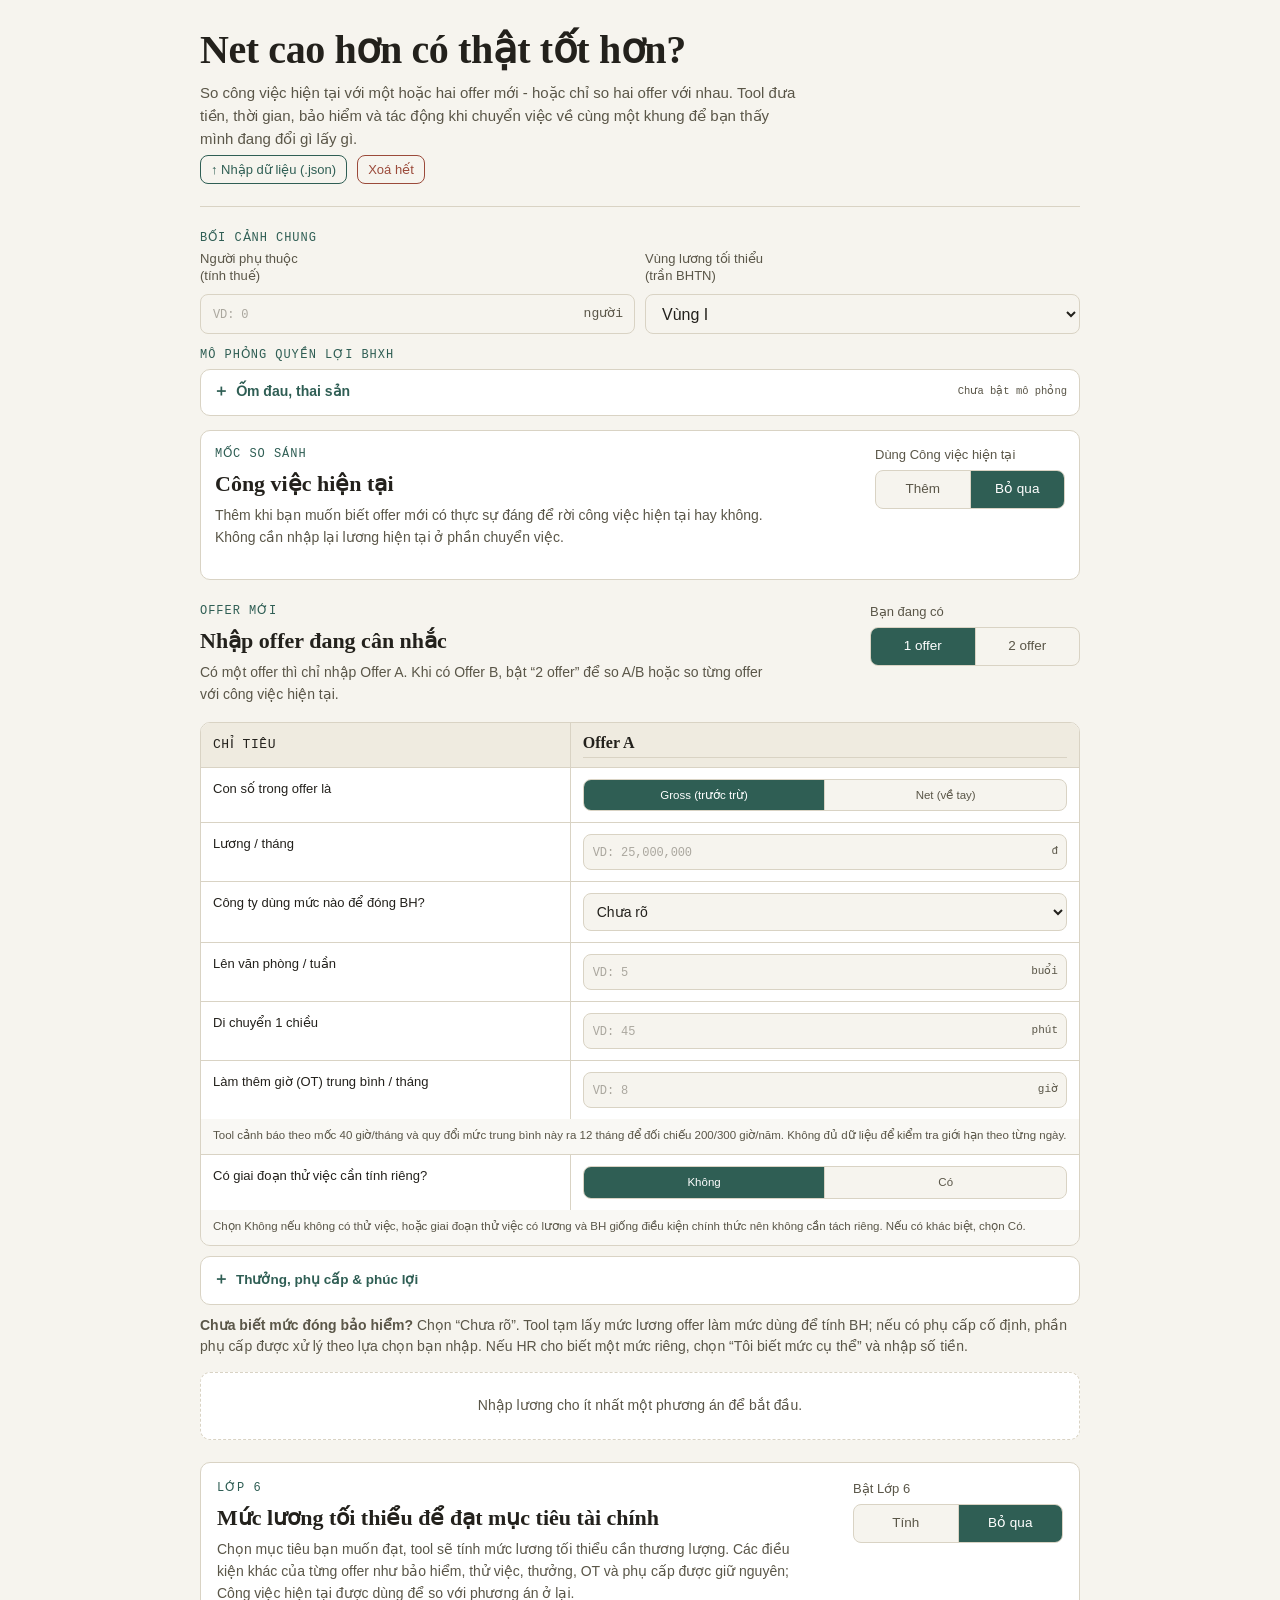
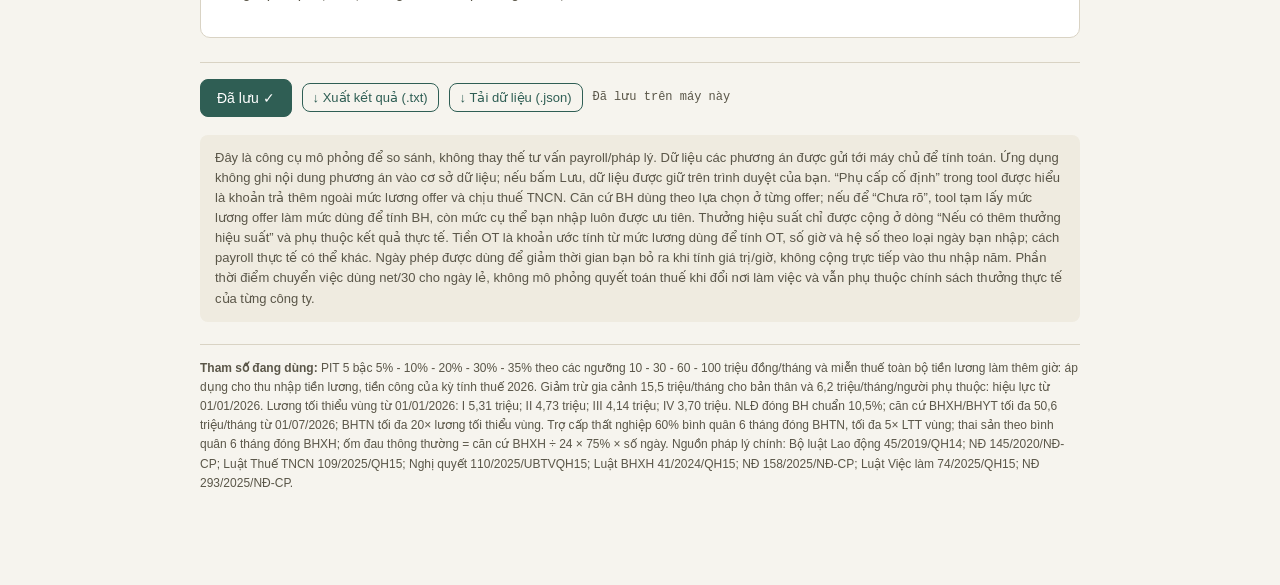
<file: net-cao-hon-co-that-tot-hon-v3.html>
<!DOCTYPE html>
<html lang="vi">
<head>
<meta charset="UTF-8" />
<meta name="viewport" content="width=device-width, initial-scale=1.0" />
<meta name="referrer" content="no-referrer" />
<meta http-equiv="Content-Security-Policy" content="default-src 'self'; script-src 'sha256-rPx30WU5cKh4vNcBuQ2T+slwyuApjhDNlGwyZvCrWgE='; script-src-attr 'none'; style-src 'self' 'unsafe-inline' https://fonts.googleapis.com; font-src https://fonts.gstatic.com; connect-src https://linkedin-tools-api-test.vercel.app; img-src 'self' data:; object-src 'none'; base-uri 'none'; form-action 'none'" />
<title>Net cao hơn có thật tốt hơn? - V3</title>
<link rel="preconnect" href="https://fonts.googleapis.com">
<link rel="preconnect" href="https://fonts.gstatic.com" crossorigin>
<link href="https://fonts.googleapis.com/css2?family=Be+Vietnam+Pro:wght@400;500;600;700&family=IBM+Plex+Mono:wght@400;500;600&family=Source+Serif+4:opsz,wght@8..60,600;8..60,700&display=swap" rel="stylesheet">
<style>
:root{--paper:#F6F4EE;--paper-2:#EFEBE0;--ink:#23211C;--ink-soft:#5A5648;--moss:#2F5E54;--moss-soft:#3C7064;--clay:#9B4A3A;--line:#D9D3C4;--radius:10px;--serif:'Source Serif 4',Georgia,'Times New Roman',serif;--sans:'Be Vietnam Pro','Segoe UI',Arial,sans-serif;--mono:'IBM Plex Mono',Consolas,'Courier New',monospace}
*{box-sizing:border-box}body{margin:0;background:var(--paper);color:var(--ink);font-family:var(--sans);line-height:1.55;-webkit-font-smoothing:antialiased}.wrap{max-width:920px;margin:0 auto;padding:28px 20px 80px}header h1{font-family:var(--serif);font-weight:700;font-size:clamp(27px,5.5vw,40px);line-height:1.12;margin:0 0 8px;letter-spacing:-.01em}header p.sub{margin:0;color:var(--ink-soft);font-size:15px;max-width:72ch}.rule{height:1px;background:var(--line);border:0;margin:22px 0}.toolbar{display:flex;gap:10px;flex-wrap:wrap;margin:4px 0 18px;align-items:center}.toolbar-bottom{margin:24px 0 8px;padding-top:16px;border-top:1px solid var(--line)}.save-state{font-family:var(--mono);font-size:12px;color:var(--ink-soft)}button.btn{font-family:var(--sans);font-size:14px;cursor:pointer;padding:10px 16px;border-radius:8px;border:1px solid var(--moss);background:var(--moss);color:#fff}button.btn.ghost{background:transparent;color:var(--moss)}button.btn.tiny{padding:6px 10px;font-size:13px}button.btn.danger{border-color:var(--clay);color:var(--clay);background:transparent}.eyebrow{font-family:var(--mono);font-size:12px;letter-spacing:.08em;text-transform:uppercase;color:var(--moss);margin:0 0 4px}h2.sec{font-family:var(--serif);font-weight:600;font-size:22px;margin:0 0 4px}p.hint{color:var(--ink-soft);font-size:14px;margin:0 0 16px;max-width:74ch}.ctx{display:grid;grid-template-columns:repeat(2,minmax(0,1fr));gap:10px;align-items:stretch;margin-bottom:12px}.ctx .field{min-width:0;margin:0;display:flex;flex-direction:column}.ctx .field>label{min-height:38px;display:block;margin-bottom:5px;line-height:1.3}.ctx-label-main,.ctx-label-sub{display:block}.ctx-label-sub{color:var(--ink-soft)}.ctx .suffix-row{width:100%}.ctx .suffix-row input{padding-right:58px}.ctx input[type=number],.ctx select,.ctx .seg{height:40px;min-height:40px}.ctx .seg button{height:38px;padding:0 8px;display:flex;align-items:center;justify-content:center}.offers-in{display:flex;gap:16px;flex-wrap:wrap}.offer-in{flex:1;min-width:290px;background:#fff;border:1px solid var(--line);border-radius:var(--radius);padding:18px}.offer-in .name-in{width:100%;font-family:var(--serif);font-size:19px;font-weight:600;color:var(--ink);border:0;border-bottom:1px solid var(--line);background:transparent;padding:2px 0 8px;margin-bottom:16px}.offer-in .name-in:focus{outline:none;border-bottom-color:var(--moss)}label{display:block;font-size:13px;color:var(--ink-soft);margin:0 0 5px}.field{margin:0 0 14px}input[type=text],input[type=number],input[type=date],select{width:100%;padding:10px 12px;font-family:var(--mono);font-size:16px;color:var(--ink);background:var(--paper);border:1px solid var(--line);border-radius:8px}select{font-family:var(--sans)}input:focus,select:focus{outline:2px solid var(--moss-soft);outline-offset:1px;background:#fff}.suffix-row{position:relative}.suffix-row .suffix{position:absolute;right:12px;top:50%;transform:translateY(-50%);font-family:var(--mono);font-size:13px;color:var(--ink-soft);pointer-events:none}.suffix-row input{padding-right:54px}.seg{display:flex;border:1px solid var(--line);border-radius:8px;overflow:hidden;background:var(--paper)}.seg button{flex:1;border:0;background:transparent;padding:10px 8px;font-family:var(--sans);font-size:13.5px;color:var(--ink-soft);cursor:pointer;border-right:1px solid var(--line);line-height:1.25}.seg button:last-child{border-right:0}.seg button.on{background:var(--moss);color:#fff;font-weight:500}.sub-input{margin-top:10px}.duo{display:flex;gap:10px}.duo .field,.duo input{flex:1;min-width:0}.prob-wrap{margin-top:2px;margin-bottom:14px;padding:12px 11px 2px;background:var(--paper);border:1px solid var(--line);border-radius:8px}.prob-wrap label{margin-bottom:7px}.benefit-note{font-size:11.5px;color:var(--ink-soft);line-height:1.5;margin:7px 0 12px}.benefits{border-top:1px solid var(--line);margin-top:4px;padding-top:4px}.benefits summary{list-style:none;cursor:pointer;color:var(--moss);font-family:var(--sans);font-size:13.5px;font-weight:600;padding:9px 0;display:flex;align-items:center;gap:7px}.benefits summary::-webkit-details-marker{display:none}.benefits summary:before{content:'＋';font-family:var(--mono);font-size:16px}.benefits[open] summary:before{content:'−'}.benefits-body{padding-top:7px}.mini-label{font-family:var(--mono);font-size:11px;letter-spacing:.04em;text-transform:uppercase;color:var(--ink-soft);margin:2px 0 8px}.bh-sim-wrap{margin:2px 0 14px}.bh-sim{background:#fff;border:1px solid var(--line);border-radius:var(--radius);padding:0 12px}.bh-sim summary{list-style:none;cursor:pointer;color:var(--moss);font-family:var(--sans);font-size:14px;font-weight:600;padding:10px 0;display:flex;align-items:center;gap:7px}.bh-sim summary::-webkit-details-marker{display:none}.bh-sim summary:before{content:'＋';font-family:var(--mono);font-size:16px;flex:0 0 auto}.bh-sim[open] summary:before{content:'−'}.bh-summary-title{white-space:nowrap}.bh-summary-state{margin-left:auto;min-width:0;text-align:right;color:var(--ink-soft);font-family:var(--mono);font-size:10.5px;font-weight:500;line-height:1.3}.bh-sim-body{border-top:1px solid var(--line);padding:7px 0 9px}.bh-compact-row{display:grid;grid-template-columns:minmax(0,1fr) minmax(130px,.72fr);gap:12px;align-items:center;padding:7px 0}.bh-compact-row+.bh-compact-row{border-top:1px dotted var(--line)}.bh-compact-row label{margin:0;font-size:12.5px;color:var(--ink);line-height:1.4}.bh-control{min-width:0}.bh-control input,.bh-control .seg{height:38px;min-height:38px}.bh-control .seg button{padding:7px 6px}.bh-shared-note{margin:7px 0 0;padding-top:7px;border-top:1px solid var(--line);font-size:10.8px;line-height:1.45;color:var(--ink-soft)}.switch-box{margin:16px 0 20px;background:#fff;border:1px solid var(--line);border-radius:var(--radius);padding:16px}.switch-head{display:flex;gap:18px;justify-content:space-between;align-items:flex-start}.switch-copy{min-width:0;flex:1}.switch-copy .hint{margin-bottom:0}.switch-toggle{width:210px;flex:0 0 210px}.switch-fields{margin-top:16px;padding-top:16px;border-top:1px solid var(--line)}.switch-grid{display:grid;grid-template-columns:repeat(2,minmax(0,1fr));gap:0 14px}.switch-wide{grid-column:1/-1}.switch-result{background:#fff;border:1px solid var(--line);border-radius:var(--radius);padding:16px}.switch-result h4{font-family:var(--serif);font-size:17px;margin:0 0 3px;font-weight:600}.switch-result .subt{font-size:12.5px;color:var(--ink-soft);margin:0 0 10px}.switch-result .row{display:flex;justify-content:space-between;gap:12px;font-size:13px;padding:5px 0;border-bottom:1px dotted var(--line)}.switch-result .row .v{font-family:var(--mono);white-space:nowrap}.switch-result .tot{margin-top:8px;padding-top:9px;border-top:1px solid var(--line);font-weight:600;display:flex;justify-content:space-between;gap:12px;font-size:13.5px}.switch-result .tot .v{font-family:var(--mono);white-space:nowrap}.switch-result .row>*{min-width:0}.switch-result .row.row-wrap .v{white-space:normal;overflow-wrap:anywhere;text-align:right;max-width:68%}.switch-scenarios{margin:10px 0 12px;padding:10px;background:var(--paper-2);border-radius:8px}.switch-scenario-title{font-size:12px;font-weight:600;color:var(--moss);margin-bottom:5px}.switch-scenario-row{display:grid;grid-template-columns:minmax(0,1fr) minmax(145px,.9fr);gap:10px;padding:7px 0;border-bottom:1px dotted var(--line);font-size:12.5px;align-items:start}.switch-scenario-row:last-of-type{border-bottom:0}.switch-scenario-row small{display:block;color:var(--ink-soft);font-size:10.5px;line-height:1.45;margin-top:2px}.switch-scenario-row .v{font-family:var(--mono);text-align:right;white-space:normal;overflow-wrap:anywhere;min-width:0}.switch-scenario-row.combined{font-weight:600}.switch-scenario-note{font-size:10.5px;color:var(--ink-soft);line-height:1.45;margin:7px 0 0;padding-top:6px;border-top:1px solid var(--line)}.solver-box{margin:22px 0 20px;background:#fff;border:1px solid var(--line);border-radius:var(--radius);padding:16px}.solver-head{display:flex;gap:18px;justify-content:space-between;align-items:flex-start}.solver-copy{min-width:0;flex:1}.solver-toggle{width:210px;flex:0 0 210px}.solver-fields{margin-top:14px;padding-top:14px;border-top:1px solid var(--line)}.solver-grid{display:grid;grid-template-columns:repeat(2,minmax(0,1fr));gap:10px 14px}.solver-wide{grid-column:1/-1}.solver-goal{border:1px solid var(--line);border-radius:8px;padding:10px;background:var(--paper)}.solver-goal-head{display:flex;gap:8px;align-items:flex-start;font-size:12.5px;color:var(--ink);font-weight:500}.solver-goal-head input{margin-top:3px;flex:0 0 auto}.solver-goal .sub-input{margin-top:7px}.solver-goal .sub-input[aria-disabled='true']{opacity:.48;pointer-events:none}.solver-note{font-size:11px;line-height:1.5;color:var(--ink-soft);margin:8px 0 0}.solver-layer{margin-top:14px}.solver-result{background:#fff;border-top:1px solid var(--line);padding-top:15px}.solver-result h3{font-family:var(--serif);font-size:20px;margin:0 0 4px}.solver-sub,.solver-foot{font-size:12px;color:var(--ink-soft);line-height:1.5}.solver-hero{background:var(--moss);color:#fff;border-radius:9px;padding:14px 16px;margin:12px 0}.solver-hero span,.solver-hero small{display:block}.solver-hero span{font-size:11px;text-transform:uppercase;letter-spacing:.05em;opacity:.85}.solver-hero strong{display:block;font-family:var(--mono);font-size:21px;line-height:1.25;margin:4px 0}.solver-hero small{font-size:11px;opacity:.9}.solver-row{display:flex;justify-content:space-between;gap:12px;padding:6px 0;border-bottom:1px dotted var(--line);font-size:12.5px}.solver-row .v{font-family:var(--mono);text-align:right;white-space:normal;overflow-wrap:anywhere}.solver-breakdown,.solver-scenarios,.solver-buffer,.solver-annotations,.solver-needs{margin-top:12px;padding:10px 12px;background:var(--paper-2);border-radius:8px}.solver-scenarios p,.solver-buffer p{font-size:10.5px;color:var(--ink-soft);margin:7px 0 0}.solver-premium{font-size:13px}.solver-annotations .ok{color:var(--moss)}.solver-annotations .under{color:var(--clay)}.solver-needs ul{margin:6px 0 0;padding-left:18px;font-size:12px}.solver-foot{margin-top:12px}.diag-card{padding:12px}.diag-card>p{font-size:11.5px;line-height:1.55;color:var(--ink-soft);margin:6px 0 10px}.diag-item,.diag-constraint{display:flex;align-items:center;gap:10px;padding:9px 0;border-bottom:1px dotted var(--line)}.diag-item:last-of-type,.diag-constraint:last-of-type{border-bottom:0}.diag-copy{min-width:0;flex:1}.diag-copy>b{display:block;font-size:12.5px;line-height:1.4;color:var(--ink)}.diag-path{display:block;font-family:var(--mono);font-size:10.5px;line-height:1.45;color:var(--moss);margin-top:2px}.diag-copy>small{display:block;font-size:10.8px;line-height:1.5;color:var(--ink-soft);margin-top:3px}.diag-action{flex:0 0 auto;border:1px solid var(--moss);border-radius:7px;background:#fff;color:var(--moss);font:600 11px var(--sans);padding:6px 9px;cursor:pointer;white-space:nowrap}.diag-action:active{transform:translateY(1px)}.diag-start{padding-top:9px}.diag-start .diag-action{width:100%}.diag-symbol{font-family:var(--mono);font-size:15px;font-weight:700;flex:0 0 18px;text-align:center}.diag-constraint.ok .diag-symbol{color:var(--moss)}.diag-constraint.block .diag-symbol{color:var(--clay)}.diag-constraint .diag-action{min-width:82px}.diag-focus{outline:3px solid var(--moss)!important;outline-offset:3px!important;background:#fff!important;transition:outline-color .2s ease}.no-solution{border-left:3px solid var(--clay)}.assumption-card-wrap{margin:0 0 20px}.assumption-card{background:#fff;border:1px solid var(--line);border-left:4px solid var(--clay);border-radius:var(--radius);padding:15px 16px}.assumption-title{font-family:var(--serif);font-size:17px;font-weight:600;margin-bottom:2px}.assumption-sub{font-size:12.5px;color:var(--ink-soft);margin:0 0 10px}.assumption-group{font-size:13px;margin-top:8px}.assumption-group b{font-size:12.5px}.assumption-group ul{margin:5px 0 0;padding-left:20px}.assumption-group li{margin:3px 0}.assumption-group.assumed b{color:var(--clay)}.assumption-group.confirm b{color:var(--moss)}.switch-callout{font-size:13.5px;font-weight:600;background:var(--paper-2);border-radius:7px;padding:9px 10px;margin:10px 0}.switch-details{margin-top:10px;border-top:1px solid var(--line);padding-top:8px}.switch-details summary{cursor:pointer;color:var(--moss);font-size:12.5px;font-weight:600;list-style:none}.calc-summary::-webkit-details-marker{display:none}.calc-summary::before{content:'＋';font-family:var(--mono);display:inline-block;margin-right:6px}.calc-summary[aria-disabled='true']::before{content:''}details[open]>.calc-summary::before{content:'−'}.switch-detail-body{padding-top:7px}.switch-box-results{margin:26px 0 20px}.switch-box-results #switchLayer{padding-top:16px;border-top:1px solid var(--line)}.switch-box-results .switch-result{border:0;border-radius:0;padding:0;background:transparent}.switch-assumptions{margin-top:14px;padding:11px 12px;background:var(--paper-2);border-left:3px solid var(--moss);border-radius:7px;font-size:12.5px}.switch-assumptions>b{color:var(--moss)}.switch-assumptions ul{margin:6px 0 0;padding-left:19px}.switch-assumptions li{margin:3px 0}.assumption-card-wrap{margin-top:22px}.results{margin-top:6px}.results.hidden{display:none}.layer{margin-bottom:20px}.layer .lnum{font-family:var(--mono);font-size:12px;letter-spacing:.06em;text-transform:uppercase;color:var(--moss);margin:0 0 8px;display:flex;align-items:baseline;gap:8px}.layer .lnum b{font-size:15px;color:var(--ink);font-family:var(--serif);font-weight:600;letter-spacing:0;text-transform:none}.cols{display:flex;gap:14px;flex-wrap:wrap}.col{flex:1;min-width:230px;background:#fff;border:1px solid var(--line);border-radius:var(--radius);padding:16px}.col.win{border-color:var(--moss);border-width:1.5px}.col .cname{font-family:var(--serif);font-size:17px;font-weight:600;margin:0 0 2px;display:flex;align-items:center;gap:8px;flex-wrap:wrap}.col .flag{font-family:var(--mono);font-size:10px;letter-spacing:.04em;text-transform:uppercase;padding:2px 7px;border-radius:20px;background:rgba(47,94,84,.12);color:var(--moss)}.col .big,.basis .big{font-family:var(--mono);font-size:24px;line-height:1.15;color:var(--ink);margin-top:8px}.col .big .u,.basis .big .u{font-size:14px;color:var(--ink-soft)}.col .cap,.basis .cap{font-size:13px;color:var(--ink-soft);margin-top:2px}.col .brk{margin-top:12px;padding-top:12px;border-top:1px solid var(--line)}.col .brk .line{display:flex;justify-content:space-between;gap:10px;font-size:13px;padding:3px 0}.col .brk .line .v{font-family:var(--mono);white-space:nowrap}.col .brk .line.muted{color:var(--ink-soft)}.delta{background:var(--paper-2);border-radius:8px;padding:13px 15px;margin-top:12px;font-size:14px}.delta b{font-family:var(--mono);font-weight:600}.delta .up{color:var(--clay)}.delta .down{color:var(--moss)}.basis{flex:1;min-width:230px;background:#fff;border:1px solid var(--line);border-radius:var(--radius);padding:16px}.basis h4{font-family:var(--serif);font-size:16px;margin:0 0 3px;font-weight:600}.basis .subt{font-size:12.5px;color:var(--ink-soft);margin:0 0 10px}.basis .row{display:flex;justify-content:space-between;gap:12px;font-size:13px;padding:4px 0;border-bottom:1px dotted var(--line)}.basis .row:last-child{border-bottom:0}.basis .row .v{font-family:var(--mono);white-space:nowrap}.basis .tot{margin-top:8px;padding-top:8px;border-top:1px solid var(--line);font-weight:600;display:flex;justify-content:space-between;gap:12px;font-size:13.5px}.basis .tot .v{font-family:var(--mono);white-space:nowrap}.scenario-box{margin-top:12px;padding-top:9px;border-top:1px solid var(--line)}.scenario{display:flex;justify-content:space-between;gap:10px;font-size:13px;padding:4px 0}.scenario .v{font-family:var(--mono);white-space:nowrap}.scenario.muted{color:var(--ink-soft)}.events{background:#fff;border:1px solid var(--line);border-radius:var(--radius);overflow:hidden}.events .erow{display:grid;grid-template-columns:1.5fr 1fr 1fr;gap:8px;padding:11px 15px;border-bottom:1px solid var(--line);font-size:14px;align-items:baseline}.events .erow:last-child{border-bottom:0}.events .erow.head{background:var(--paper-2);font-family:var(--mono);font-size:11px;letter-spacing:.05em;text-transform:uppercase;color:var(--ink-soft)}.events .erow .lbl{color:var(--ink)}.events .erow .lbl small{display:block;color:var(--ink-soft);font-size:12px}.events .erow .va,.events .erow .vb{font-family:var(--mono)}.events .erow .capped{color:var(--clay);font-size:11px}.verdict{margin-top:18px;padding:20px;border-radius:var(--radius);background:var(--moss);color:#fff}.verdict h3{font-family:var(--serif);margin:0 0 10px;font-size:20px;font-weight:600}.verdict p{margin:0 0 10px;font-size:14.5px;opacity:.96}.verdict p:last-child{margin-bottom:0}.verdict .hl{font-family:var(--mono);font-weight:600}.disclaim{font-size:13px;color:var(--ink-soft);background:var(--paper-2);border-radius:8px;padding:13px 15px;margin-top:18px}.src{font-size:12px;color:var(--ink-soft);margin-top:22px;border-top:1px solid var(--line);padding-top:14px;line-height:1.6}.src b{color:var(--ink-soft)}.empty{color:var(--ink-soft);font-size:14px;background:#fff;border:1px dashed var(--line);border-radius:var(--radius);padding:22px;text-align:center}.warn{color:var(--clay)}
@media(max-width:760px){.ctx{grid-template-columns:repeat(2,minmax(0,1fr))}.switch-head{flex-direction:column}.switch-toggle{width:100%;flex-basis:auto}}
@media(max-width:540px){.solver-box{padding:12px;margin:16px 0}.solver-head{display:block}.solver-toggle{width:auto;margin-top:10px}.solver-grid{grid-template-columns:1fr;gap:8px}.solver-wide{grid-column:auto}.solver-result h3{font-size:18px}.solver-hero{padding:12px}.solver-hero strong{font-size:18px}.solver-row{display:grid;grid-template-columns:minmax(0,48%) minmax(0,52%);gap:8px}.solver-row .v{min-width:0}.solver-breakdown,.solver-scenarios,.solver-buffer,.solver-annotations,.solver-needs{padding:9px}.switch-result{padding:12px}.switch-result h4{font-size:16px;line-height:1.35}.switch-result .subt{font-size:11.5px;line-height:1.5}.switch-result .row{display:grid;grid-template-columns:minmax(0,43%) minmax(0,57%);gap:8px;font-size:12px;align-items:start}.switch-result .row .v{min-width:0;white-space:normal;text-align:right;overflow-wrap:anywhere}.switch-result .row.row-wrap{grid-template-columns:minmax(0,34%) minmax(0,66%)}.switch-result .row.row-wrap .v{max-width:none}.switch-result .tot{font-size:12.5px;gap:8px}.switch-result .tot .v{white-space:normal;text-align:right;overflow-wrap:anywhere}.switch-callout{font-size:12.5px;line-height:1.45}.switch-scenarios{padding:8px;margin:8px 0 10px}.switch-scenario-row{grid-template-columns:1fr;gap:3px;padding:6px 0}.switch-scenario-row .v{text-align:left;font-size:11.5px}.switch-scenario-title{font-size:11.5px}.switch-scenario-note{font-size:9.8px}.switch-detail-body{min-width:0}.switch-detail-body [style*="display:flex"]{min-width:0}.verdict{padding:15px}.verdict h3{font-size:18px;line-height:1.35}.verdict p{font-size:13px;line-height:1.55}.verdict [style*="padding:12px 13px"]{padding:10px!important}.verdict ul{padding-left:17px!important}.verdict li{overflow-wrap:anywhere}.events{min-width:0}.events .erow>*{min-width:0;overflow-wrap:anywhere}.basis .row .v,.scenario .v{white-space:normal;overflow-wrap:anywhere;text-align:right}.ctx{grid-template-columns:minmax(0,.72fr) minmax(0,1.28fr);gap:8px;margin-bottom:10px}.ctx .field>label{min-height:34px;font-size:11.5px}.ctx input[type=number],.ctx select{font-size:14px;padding:8px 9px}.bh-sim-wrap{margin-bottom:11px}.bh-sim{padding:0 10px}.bh-sim summary{padding:9px 0}.bh-summary-state{font-size:9px}.bh-compact-row{grid-template-columns:minmax(0,1fr) minmax(112px,.82fr);gap:8px;padding:6px 0}.bh-compact-row label{font-size:11.5px}.bh-control input{font-size:14px;padding:8px 9px}.bh-control .seg button{font-size:11.5px;padding:7px 4px}.bh-shared-note{font-size:9.8px;margin-top:6px;padding-top:6px}.duo{flex-direction:column;gap:0}.switch-grid{grid-template-columns:1fr}.switch-wide{grid-column:auto}.col .big{font-size:22px}.events .erow{grid-template-columns:1.4fr 1fr 1fr}.seg button{font-size:12.5px}}

/* V2 Turn 1: one A/B comparison mental model for offer input */
.offers-in{display:block}.offer-matrix{width:100%;background:#fff;border:1px solid var(--line);border-radius:var(--radius);overflow:hidden}.offer-mrow{display:grid;grid-template-columns:minmax(160px,1.25fr) repeat(2,minmax(0,1fr));align-items:stretch;border-bottom:1px solid var(--line)}.offer-mrow:last-child{border-bottom:0}.offer-mrow.head{background:var(--paper-2);font-family:var(--mono);font-size:11px;letter-spacing:.05em;text-transform:uppercase;color:var(--ink-soft);align-items:center}.offer-mlabel,.offer-mcell{min-width:0;padding:11px 12px}.offer-mlabel{font-size:13px;color:var(--ink);display:flex;align-items:flex-start}.offer-mcell{border-left:1px solid var(--line)}.offer-mrow.head .offer-mlabel,.offer-mrow.head .offer-mcell{padding-top:9px;padding-bottom:9px}.offer-mcell .name-in{width:100%;font-family:var(--serif);font-size:16px;font-weight:600;color:var(--ink);border:0;border-bottom:1px solid var(--line);border-radius:0;background:transparent;padding:2px 0 5px}.offer-mcell .name-in:focus{outline:none;border-bottom-color:var(--moss)}.offer-head-name{display:block;font-family:var(--serif);font-size:16px;font-weight:600;color:var(--ink);padding:2px 0 5px;overflow:hidden;text-overflow:ellipsis;white-space:nowrap}.offer-mcell input[type=text],.offer-mcell select{font-size:14px;padding:9px 9px}.offer-mcell .suffix-row .suffix{right:9px;font-size:11px}.offer-mcell .suffix-row input{padding-right:34px}.offer-mcell .suffix-row.unit-wide input{padding-right:64px}.offer-mcell .seg{width:100%}.offer-mcell .seg button{min-width:0;font-size:11.5px;padding:8px 4px;white-space:normal}.offer-mcell .seg.three button{font-size:10.5px;padding-left:2px;padding-right:2px}.offer-mcell .sub-input{margin-top:7px}.offer-mcell .benefit-note{font-size:10.5px;margin:5px 0 0}.offer-mnote{grid-column:1/-1;padding:8px 12px 10px;font-size:11.5px;line-height:1.5;color:var(--ink-soft);background:rgba(239,235,224,.36)}.offer-mnote.warn{color:var(--clay)}.offer-mna{color:var(--ink-soft);font-family:var(--mono);display:block;padding:8px 0}.compare-benefits{margin-top:10px;padding:0 12px;background:#fff;border:1px solid var(--line);border-radius:var(--radius)}.compare-benefits summary{padding:11px 0}.compare-benefits .benefits-body{padding:0 0 12px}.compare-benefits .offer-matrix{border-radius:8px}.offer-mcell .control-stack>*+*{margin-top:7px}.prob-duration-input{display:grid;grid-template-columns:minmax(0,1fr) 88px;gap:6px;align-items:start}.prob-duration-input select{min-width:0;padding-left:7px;padding-right:5px}.prob-duration-help{margin-bottom:0!important}
@media(max-width:540px){.prob-duration-input{grid-template-columns:1fr}.prob-duration-input select{font-size:10.5px}.wrap{padding-left:10px;padding-right:10px}.offer-mrow{grid-template-columns:34% 33% 33%}.offer-mlabel,.offer-mcell{padding:9px 7px}.offer-mlabel{font-size:11.5px;line-height:1.4}.offer-mrow.head .offer-mlabel,.offer-mrow.head .offer-mcell{padding:8px 6px}.offer-mcell .name-in{font-size:13px}.offer-head-name{font-size:13px}.offer-mcell input[type=text],.offer-mcell select{font-size:12.5px;padding:8px 6px}.offer-mcell .suffix-row input{padding-right:24px}.offer-mcell .suffix-row.unit-wide input{padding-right:53px}.offer-mcell .suffix-row .suffix{right:5px;font-size:10px}.offer-mcell .seg button{font-size:10.5px;padding:8px 2px;line-height:1.15}.offer-mcell .seg.three button{font-size:9.5px}.offer-mnote{padding:7px 8px 9px;font-size:10.5px}.events .erow{grid-template-columns:38% 31% 31%;gap:4px;padding:10px 8px;font-size:12.5px}.events .erow.head{font-size:9.5px}.events .erow .lbl small{font-size:10.5px}.events .erow .va,.events .erow .vb{font-size:11.5px;min-width:0;overflow-wrap:anywhere}}

/* V2 Turn 4: OT progressive disclosure inside the persistent A/B matrix */
.ot-mini-pair{display:grid;grid-template-columns:minmax(0,1fr) minmax(0,1fr);gap:6px}.ot-inline-help{font-size:10.5px;line-height:1.45;margin:5px 0 0;color:var(--clay)}.ot-inline-help:empty{display:none}.ot-config-cell .offer-mna{padding:7px 0}.ot-config-cell select{font-size:12px}.ot-config-cell .control-stack>*+*{margin-top:6px}
@media(max-width:540px){.ot-mini-pair{grid-template-columns:1fr;gap:4px}.ot-config-cell select{font-size:10px;padding-left:4px;padding-right:3px}.ot-inline-help{font-size:9.5px}.ot-config-cell .suffix-row input{padding-right:22px}}

/* V3: Current Job + up to 2 offers, while detailed matrices remain pairwise. */
.v3-current-box{margin:14px 0 22px;background:#fff;border:1px solid var(--line);border-radius:var(--radius);padding:14px}.v3-section-head{display:flex;gap:16px;align-items:flex-start;justify-content:space-between}.v3-section-copy{min-width:0;flex:1}.v3-section-actions{flex:0 0 190px}.v3-current-fields{margin-top:12px;padding-top:12px;border-top:1px solid var(--line)}.v3-current-matrix .offer-mrow{grid-template-columns:minmax(160px,1.25fr) minmax(0,1fr)}.v3-current-matrix .offer-mcell{min-width:0}.v3-current-matrix .offer-mrow.head .offer-mcell{background:var(--paper-2)}.v3-current-matrix .offer-mnote{grid-column:1/-1}.v3-current-benefits{margin-top:10px}.v3-current-benefits .offer-matrix{border-radius:8px}.v3-current-benefits .benefits-body{padding:0 0 12px}.v3-current-matrix .current-ot-row[hidden]{display:none}.v3-current-matrix .ot-current-help{font-size:10.5px;line-height:1.45;margin:5px 0 0;color:var(--clay)}.v3-current-matrix .ot-current-help:empty{display:none}.v3-offer-intro{display:flex;gap:16px;justify-content:space-between;align-items:flex-start}.v3-offer-count{flex:0 0 210px}.offers-in.one-offer .offer-mrow{grid-template-columns:minmax(118px,42%) minmax(0,58%)}.offers-in.one-offer .offer-mrow>.offer-mcell:nth-child(3){display:none}.v3-results-head{margin-bottom:14px}.v3-mode-title{font-family:var(--serif);font-size:21px;margin:0 0 9px}.v3-pairs{display:flex;gap:7px;flex-wrap:wrap;margin:8px 0 2px}.v3-pair-btn{border:1px solid var(--line);background:#fff;border-radius:999px;padding:7px 10px;font:600 11.5px var(--sans);color:var(--ink);cursor:pointer}.v3-pair-btn.on{border-color:var(--moss);background:rgba(47,94,84,.08);color:var(--moss)}.v3-pair-btn.all{font-weight:700}.v3-pair-note{font-size:10.8px;line-height:1.45;color:var(--ink-soft);margin:5px 0 0}.v3-three-matrix .erow{grid-template-columns:minmax(100px,1.15fr) repeat(3,minmax(0,1fr));gap:6px;padding:10px}.v3-three-matrix .erow>*{min-width:0;overflow-wrap:anywhere}.v3-three-matrix .erow.head span:not(:first-child){white-space:nowrap;overflow:hidden;text-overflow:ellipsis}.v3-three-value{display:block;font-family:var(--mono);font-size:11.5px;line-height:1.35;overflow-wrap:anywhere}.v3-three-value.strong{font-weight:600}.v3-three-value.best{color:var(--moss);font-weight:600}.v3-three-matrix .lbl small{font-size:10px;line-height:1.35}.v3-summary{margin:0 0 14px}.v3-summary-title{font-size:12px;text-transform:uppercase;letter-spacing:.06em;color:var(--ink-soft);margin-bottom:7px}.v3-summary-grid{display:grid;grid-template-columns:repeat(3,minmax(0,1fr));gap:8px}.v3-summary-card{border:1px solid var(--line);border-radius:9px;padding:10px;background:#fff;min-width:0}.v3-summary-name{font-weight:600;font-size:12px;display:flex;gap:6px;align-items:center;min-width:0}.v3-badge{font:600 9px var(--mono);padding:2px 5px;border-radius:999px;background:var(--paper-2);color:var(--moss)}.v3-summary-card strong{display:block;font:600 14px var(--mono);margin:5px 0}.v3-summary-card span:not(.v3-badge){display:block;font-size:10.5px;line-height:1.45;color:var(--ink-soft);overflow-wrap:anywhere}.v3-baseline-note{padding:8px 10px;border-radius:7px;background:var(--paper-2);font-size:11px;line-height:1.5;color:var(--ink-soft)}.v3-solver-wrap{display:grid;grid-template-columns:repeat(2,minmax(0,1fr));gap:10px}.v3-solver-wrap>.solver-foot{grid-column:1/-1}.v3-solver-card{min-width:0}.solver-actual{font-size:12px;line-height:1.5}.v3-hidden{display:none!important}
@media(max-width:700px){.v3-section-head,.v3-offer-intro{display:block}.v3-section-actions,.v3-offer-count{width:auto;margin-top:10px}.v3-summary-grid{grid-template-columns:1fr}.v3-summary-card{display:grid;grid-template-columns:minmax(0,1fr) auto;gap:3px 8px;align-items:start}.v3-summary-card strong{margin:0;text-align:right}.v3-summary-card span:not(.v3-badge){grid-column:1/-1}.v3-solver-wrap{grid-template-columns:1fr}.v3-solver-wrap>.solver-foot{grid-column:auto}}
@media(max-width:540px){.v3-current-box{padding:11px;margin:12px 0 16px}.v3-current-matrix .offer-mrow{grid-template-columns:minmax(104px,39%) minmax(0,61%)}.v3-current-matrix .offer-mlabel,.v3-current-matrix .offer-mcell{padding:9px 7px}.v3-current-matrix .offer-mrow.head .offer-mlabel,.v3-current-matrix .offer-mrow.head .offer-mcell{padding:8px 6px}.v3-current-matrix .ot-current-help{font-size:9.5px}.v3-mode-title{font-size:18px}.v3-pair-btn{font-size:10.5px;padding:6px 8px}.v3-summary-card{padding:8px}.offers-in.one-offer .offer-mrow{grid-template-columns:minmax(104px,39%) minmax(0,61%)}.ctx{grid-template-columns:repeat(2,minmax(0,1fr));gap:8px}.ctx .field>label{min-height:38px;font-size:11.5px;line-height:1.3}.ctx input[type=number],.ctx select{font-size:14px;padding-left:9px;padding-right:9px}.ctx .suffix-row input{padding-right:48px}.ctx .suffix-row .suffix{font-size:10.5px;right:8px}.diag-item,.diag-constraint{align-items:flex-start;gap:7px}.diag-action{font-size:10.5px;padding:6px 7px}.diag-copy>b{font-size:12px}.diag-path{font-size:10px}.diag-constraint .diag-action{min-width:72px}.v3-three-matrix .erow{grid-template-columns:minmax(82px,1.08fr) repeat(3,minmax(0,1fr));gap:4px;padding:8px 5px;font-size:10px}.v3-three-matrix .erow.head{font-size:8.5px}.v3-three-value{font-size:9.6px}.v3-three-matrix .lbl small{font-size:8.5px}.v3-pair-note{font-size:9.8px}}


/* Unit-field contract: suffix is stable in empty, filled and cleared states. */
.suffix-row .suffix{opacity:1;visibility:visible}
.suffix-row[data-unit-field="1"] .suffix{color:var(--ink-soft)}

/* V3 mobile input hygiene: the suffix is the canonical unit; examples stay compact. */
input::placeholder{font-family:var(--mono);font-size:12px;letter-spacing:-.01em;color:#8E8A80;opacity:.72}
@media(max-width:540px){
 input[type=text],input[type=number],input[type=date],.offer-mcell input[type=text],.ctx input[type=number],.bh-control input{font-size:16px!important}
 .offer-mcell input::placeholder{font-size:11px}
 .offers-in:not(.one-offer) .offer-mcell input::placeholder{font-size:clamp(7px,2.1vw,9px);letter-spacing:-.035em}
 .ctx input::placeholder,.bh-control input::placeholder{font-size:11px}
 .offer-mcell .suffix-row input{padding-right:25px}
 .offer-mcell .suffix-row.unit-wide input{padding-right:38px}
 .offer-mcell .suffix-row .suffix{right:5px;font-size:9.5px}
 .ctx .suffix-row input{padding-right:44px}
 .ctx .suffix-row .suffix{font-size:10px;right:7px}
 .bh-control .suffix-row input{padding-right:42px}
 .bh-control .suffix-row .suffix{font-size:10px;right:7px}
}
@media(max-width:340px){
 .offers-in:not(.one-offer) .offer-mcell input::placeholder{font-size:7px;letter-spacing:-.045em}
 .offers-in:not(.one-offer) .offer-mcell .suffix-row input{padding-left:4px;padding-right:22px}
 .offers-in:not(.one-offer) .offer-mcell .suffix-row.unit-wide input{padding-right:34px}
 .offers-in:not(.one-offer) .offer-mcell .suffix-row .suffix{right:3px;font-size:8.5px}
}

</style>
</head>
<body>
<div class="wrap">
<header>
<h1>Net cao hơn có thật tốt hơn?</h1>
<p class="sub">So công việc hiện tại với một hoặc hai offer mới - hoặc chỉ so hai offer với nhau. Tool đưa tiền, thời gian, bảo hiểm và tác động khi chuyển việc về cùng một khung để bạn thấy mình đang đổi gì lấy gì.</p>
</header>
<div class="toolbar toolbar-top">
<button class="btn ghost tiny" id="importBtn">↑ Nhập dữ liệu (.json)</button>
<input type="file" id="importInput" accept="application/json" style="display:none">
<button class="btn danger tiny" id="clearBtn">Xoá hết</button>
</div>
<hr class="rule">
<p class="eyebrow">Bối cảnh chung</p>
<div class="ctx">
<div class="field"><label for="deps"><span class="ctx-label-main">Người phụ thuộc</span><span class="ctx-label-sub">(tính thuế)</span></label><div class="suffix-row" data-unit-field="1"><input type="number" id="deps" min="0" step="1" inputmode="numeric" placeholder="VD: 0"><span class="suffix">người</span></div></div>
<div class="field"><label for="region"><span class="ctx-label-main">Vùng lương tối thiểu</span><span class="ctx-label-sub">(trần BHTN)</span></label><select id="region"><option value="I">Vùng I</option><option value="II">Vùng II</option><option value="III">Vùng III</option><option value="IV">Vùng IV</option></select></div>
</div>
<div class="bh-sim-wrap">
<p class="eyebrow">Mô phỏng quyền lợi BHXH</p>
<details class="bh-sim" id="bhSim">
<summary><span class="bh-summary-title">Ốm đau, thai sản</span><span class="bh-summary-state" id="bhSummaryState">Chưa bật mô phỏng</span></summary>
<div class="bh-sim-body">
<div class="bh-compact-row"><label for="sickDays">Số ngày nghỉ ốm</label><div class="bh-control"><div class="suffix-row" data-unit-field="1"><input type="number" id="sickDays" min="0" step="1" inputmode="numeric" placeholder="VD: 5"><span class="suffix">ngày</span></div></div></div>
<div class="bh-compact-row"><label>Xét chế độ thai sản (LĐ nữ)</label><div class="bh-control"><div class="seg" id="matSeg"><button data-v="show">Có</button><button data-v="hide" class="on">Không</button></div></div></div>
<p class="bh-shared-note">Chỉ dùng để mô phỏng quyền lợi BHXH ở mục “Nếu có biến cố”, không ảnh hưởng lương net hay thu nhập so sánh. Thai sản được so theo mức lương làm căn cứ đóng BHXH; tool không kiểm tra điều kiện hưởng.</p>
</div>
</details>
</div>
<div class="v3-current-box" id="currentBox">
  <div class="v3-section-head"><div class="v3-section-copy"><p class="eyebrow">Mốc so sánh</p><h2 class="sec">Công việc hiện tại</h2><p class="hint">Thêm khi bạn muốn biết offer mới có thực sự đáng để rời công việc hiện tại hay không. Không cần nhập lại lương hiện tại ở phần chuyển việc.</p></div><div class="v3-section-actions"><label>Dùng Công việc hiện tại</label><div class="seg" id="currentEnabledSeg"><button data-v="on">Thêm</button><button data-v="off" class="on">Bỏ qua</button></div></div></div>
  <div class="v3-current-fields" id="currentFields" style="display:none"></div>
</div>
<div class="v3-offer-intro"><div><p class="eyebrow">Offer mới</p><h2 class="sec">Nhập offer đang cân nhắc</h2><p class="hint">Có một offer thì chỉ nhập Offer A. Khi có Offer B, bật “2 offer” để so A/B hoặc so từng offer với công việc hiện tại.</p></div><div class="v3-offer-count"><label>Bạn đang có</label><div class="seg" id="offerCountSeg"><button data-v="1" class="on">1 offer</button><button data-v="2">2 offer</button></div></div></div>
<div class="offers-in one-offer" id="offersIn"></div>
<p class="hint" style="max-width:none;margin:10px 0 14px"><b>Chưa biết mức đóng bảo hiểm?</b> Chọn “Chưa rõ”. Tool tạm lấy mức lương offer làm mức dùng để tính BH; nếu có phụ cấp cố định, phần phụ cấp được xử lý theo lựa chọn bạn nhập. Nếu HR cho biết một mức riêng, chọn “Tôi biết mức cụ thể” và nhập số tiền.</p>
<div id="empty" class="empty">Nhập lương cho ít nhất một phương án để bắt đầu.</div>
<div class="results hidden" id="results">
<div class="v3-results-head"><div id="v3Summary"></div><h2 class="v3-mode-title" id="v3ModeTitle"></h2><div class="v3-pairs" id="v3Pairs"></div><p class="v3-pair-note" id="v3PairHint"></p></div>
<div class="layer"><p class="lnum">Lớp 1 · <b>Tiền về tay mỗi tháng</b></p><div class="cols" id="l1cols"></div><div class="delta" id="l1delta"></div></div>
<div class="layer"><p class="lnum">Lớp 2 · <b>Nếu làm đủ 12 tháng</b></p><p class="hint" style="margin-top:-2px;margin-bottom:14px">Đưa hai phương án đang chọn về cùng 12 tháng làm việc để so tổng thu nhập. Không phải số tiền từ hôm nay đến 31/12.</p><div class="cols" id="annualcols"></div><div class="delta" id="annualdelta"></div></div>
<div class="layer"><p class="lnum">Lớp 3 · <b>Thời gian bạn bỏ ra để có mức thu nhập đó</b></p><p class="hint" style="margin-top:-2px">176h/tháng là giả định so sánh. Đi lại và OT được cộng vào tổng thời gian bạn bỏ ra. Nếu OT có lương, tool ước tính thêm tiền OT từ số giờ và hệ số bạn nhập. Ngày phép hưởng lương chỉ làm giảm thời gian bạn bỏ ra - không cộng thành một khoản tiền mới.</p><div class="cols" id="tcols"></div><div class="delta" id="tdelta"></div></div>
<div class="layer"><p class="lnum">Lớp 4 · <b>Căn cứ đóng bảo hiểm</b></p><p class="hint" style="margin-top:-2px">BHXH/BHYT và BHTN có trần căn cứ khác nhau, nên không có một “nền tính mọi quyền lợi” duy nhất ở các mức lương cao.</p><div class="cols" id="l2basis"></div></div>
<div class="layer"><p class="lnum">Lớp 5 · <b>Nếu có biến cố</b></p><p class="hint" style="margin-top:-2px">Các mô phỏng ở đây dùng mức lương làm căn cứ đóng BH đã nhập. Tool chỉ mô phỏng số tiền, không kiểm tra đủ điều kiện hưởng.</p><div class="events" id="l3events"></div></div>
<div class="switch-box switch-box-results">
  <div class="switch-head">
    <div class="switch-copy">
      <p class="eyebrow">Thời điểm chuyển việc</p>
      <h2 class="sec">Nếu chuyển việc thì sao?</h2>
      <p class="hint">So phần còn lại của năm từ ngày sau khi bạn nghỉ đến 31/12: nếu ở lại công ty hiện tại thì nhận bao nhiêu, còn nếu nghỉ rồi sang offer mới thì nhận bao nhiêu. Phần trước ngày nghỉ giống nhau ở hai phương án nên không cần tính lại.</p>
    </div>
    <div class="switch-toggle">
      <label>Tính thêm tác động khi chuyển việc</label>
      <div class="seg" id="switchEnabledSeg"><button data-v="on" class="on">Tính thêm</button><button data-v="off">Bỏ qua</button></div>
    </div>
  </div>
  <div class="switch-fields" id="switchFields" style="display:none"></div>
  <div id="switchLayer" style="display:none;margin-top:16px"><div id="switchingResult"></div></div>
</div>
<div class="assumption-card-wrap" id="assumptionLayer" style="display:none"><div id="assumptionContent"></div></div>
<div class="verdict" id="verdict"></div>
</div>
<div class="solver-box" id="solverBox">
  <div class="solver-head">
    <div class="solver-copy">
      <p class="eyebrow">Lớp 6</p>
      <h2 class="sec">Mức lương tối thiểu để đạt mục tiêu tài chính</h2>
      <p class="hint">Chọn mục tiêu bạn muốn đạt, tool sẽ tính mức lương tối thiểu cần thương lượng. Các điều kiện khác của từng offer như bảo hiểm, thử việc, thưởng, OT và phụ cấp được giữ nguyên; Công việc hiện tại được dùng để so với phương án ở lại.</p>
    </div>
    <div class="solver-toggle"><label>Bật Lớp 6</label><div class="seg" id="solverEnabledSeg"><button data-v="on">Tính</button><button data-v="off" class="on">Bỏ qua</button></div></div>
  </div>
  <div class="solver-fields" id="solverFields" style="display:none"></div>
  <div class="solver-layer" id="solverLayer" style="display:none"><div id="solverResult"></div></div>
</div>
<div class="toolbar toolbar-bottom">
<button class="btn" id="saveBtn">Lưu</button>
<button class="btn ghost tiny" id="exportBtn">↓ Xuất kết quả (.txt)</button>
<button class="btn ghost tiny" id="backupBtn">↓ Tải dữ liệu (.json)</button>
<span class="save-state" id="saveState"></span>
</div>
<div class="disclaim">Đây là công cụ mô phỏng để so sánh, không thay thế tư vấn payroll/pháp lý. Dữ liệu các phương án được gửi tới máy chủ để tính toán. Ứng dụng không ghi nội dung phương án vào cơ sở dữ liệu; nếu bấm Lưu, dữ liệu được giữ trên trình duyệt của bạn. “Phụ cấp cố định” trong tool được hiểu là khoản trả thêm ngoài mức lương offer và chịu thuế TNCN. Căn cứ BH dùng theo lựa chọn ở từng offer; nếu để “Chưa rõ”, tool tạm lấy mức lương offer làm mức dùng để tính BH, còn mức cụ thể bạn nhập luôn được ưu tiên. Thưởng hiệu suất chỉ được cộng ở dòng “Nếu có thêm thưởng hiệu suất” và phụ thuộc kết quả thực tế. Tiền OT là khoản ước tính từ mức lương dùng để tính OT, số giờ và hệ số theo loại ngày bạn nhập; cách payroll thực tế có thể khác. Ngày phép được dùng để giảm thời gian bạn bỏ ra khi tính giá trị/giờ, không cộng trực tiếp vào thu nhập năm. Phần thời điểm chuyển việc dùng net/30 cho ngày lẻ, không mô phỏng quyết toán thuế khi đổi nơi làm việc và vẫn phụ thuộc chính sách thưởng thực tế của từng công ty.</div>
<p class="src"><b>Tham số đang dùng:</b> PIT 5 bậc 5% - 10% - 20% - 30% - 35% theo các ngưỡng 10 - 30 - 60 - 100 triệu đồng/tháng và miễn thuế toàn bộ tiền lương làm thêm giờ: áp dụng cho thu nhập tiền lương, tiền công của kỳ tính thuế 2026. Giảm trừ gia cảnh 15,5 triệu/tháng cho bản thân và 6,2 triệu/tháng/người phụ thuộc: hiệu lực từ 01/01/2026. Lương tối thiểu vùng từ 01/01/2026: I 5,31 triệu; II 4,73 triệu; III 4,14 triệu; IV 3,70 triệu. NLĐ đóng BH chuẩn 10,5%; căn cứ BHXH/BHYT tối đa 50,6 triệu/tháng từ 01/07/2026; BHTN tối đa 20× lương tối thiểu vùng. Trợ cấp thất nghiệp 60% bình quân 6 tháng đóng BHTN, tối đa 5× LTT vùng; thai sản theo bình quân 6 tháng đóng BHXH; ốm đau thông thường = căn cứ BHXH ÷ 24 × 75% × số ngày. Nguồn pháp lý chính: Bộ luật Lao động 45/2019/QH14; NĐ 145/2020/NĐ-CP; Luật Thuế TNCN 109/2025/QH15; Nghị quyết 110/2025/UBTVQH15; Luật BHXH 41/2024/QH15; NĐ 158/2025/NĐ-CP; Luật Việc làm 74/2025/QH15; NĐ 293/2025/NĐ-CP.</p>
</div>
<script>
"use strict";
(function(){
const KEY="net-cao-hon-v3-state";
const LEGACY_KEY="net-cao-hon-v3";
const API_URL="https://linkedin-tools-api-test.vercel.app/api/offer-value-v3";
const UI_WKS=4.33;
const canStore=(function(){try{const t="__v3_state";localStorage.setItem(t,"1");localStorage.removeItem(t);return true}catch(e){return false}})();
function blank(n){return{name:n,gross:null,payType:"gross",base:"full",bhMode:"unknown",customBase:null,days:null,commute:null,otMonthly:null,otPaid:"no",otType:"weekday",otFactor:150,otBreakdownWeekday:null,otBreakdownRest:null,otBreakdownHoliday:null,otFactorWeekday:150,otFactorRest:200,otFactorHoliday:300,otBaseMode:"offer",otBaseAmount:null,probationEnabled:"no",probPct:null,probDurationValue:null,probDurationUnit:"months",probInsurance:"no",probJobType:"unknown",guaranteedBonusMonths:null,performanceBonusType:"months",performanceBonusValue:null,fixedAllowance:null,allowanceBh:"unknown",paidLeaveDays:null}}
function blankSwitch(){return{enabled:true,enabledExplicit:false,targetOffer:"0",lastWorkingDate:"",currentBonusRule:"unknown",currentBonusRuleExplicit:false,currentBonusIfLeave:null,onboardDate:"",newBonusRule:"unknown",newBonusCustom:null}}
function blankSolver(){return{enabled:false,templateOffer:"0",goalNoLoss:true,noLossBuffer:0,goalBreakEven:true,breakEvenMonths:6,goalMonthlyNet:false,targetMonthlyNet:null,goalAnnualFixed:false,targetAnnualFixed:null}}
function blankCurrent(){const o=blank("Công việc hiện tại");o.probationEnabled="no";o.probInsurance="yes";return o}
function ensureSolver(x){const raw=x||{},v=Object.assign(blankSolver(),raw);v.enabled=raw.enabled===true;v.templateOffer=["0","1","both"].includes(raw.templateOffer)?raw.templateOffer:"0";v.goalNoLoss=raw.goalNoLoss!==false;v.goalBreakEven=raw.goalBreakEven!==false;v.goalMonthlyNet=raw.goalMonthlyNet===true;v.goalAnnualFixed=raw.goalAnnualFixed===true;return v}
function ensureSwitching(x){const raw=x||{},v=Object.assign(blankSwitch(),raw);v.enabled=raw.enabled!==false;v.enabledExplicit=raw.enabledExplicit===true;v.targetOffer=raw.targetOffer==="1"?"1":"0";v.currentBonusRule=["unknown","lost","time","full","custom"].includes(raw.currentBonusRule)?raw.currentBonusRule:"unknown";v.newBonusRule=["unknown","time","full","none","custom"].includes(raw.newBonusRule)?raw.newBonusRule:"unknown";return v}
function ensureCurrent(o){const v=ensureOfferShape(o,"Công việc hiện tại");v.probationEnabled="no";v.probPct=null;v.probDurationValue=null;v.probDurationUnit="months";v.probInsurance="yes";v.probJobType="unknown";return v}
function ensureComparison(x){const raw=x||{},ok=v=>["current","0","1"].includes(v)?v:null;return{left:ok(raw.left),right:ok(raw.right),mode:raw.mode==="all"?"all":"pair"}}
let state={deps:null,region:"I",sickDays:null,mat:"hide",currentJobEnabled:false,currentJob:blankCurrent(),offerCount:1,offers:[blank("Offer A"),blank("Offer B")],comparison:{left:null,right:null,mode:"pair"},switching:blankSwitch(),solver:blankSolver()};
let dirty=false,requestSeq=0,debounceTimer=null,activeController=null,lastRequestBody=null,lastResult=null;
function grp(raw){let s=String(raw==null?"":raw).replace(/[^\d]/g,"");if(s==="")return"";s=s.replace(/^0+(?=\d)/,"");return s.replace(/\B(?=(\d{3})+(?!\d))/g,",")}
function esc(s){return String(s==null?"":s).replace(/[&<>"']/g,c=>({"&":"&amp;","<":"&lt;",">":"&gt;",'"':"&quot;","'":"&#39;"}[c]))}
function hasInput(v){return v!==null&&v!==undefined&&String(v).trim()!==""}
function hasPositiveValue(v){if(!hasInput(v))return false;const n=Number(String(v).replace(/,/g,""));return Number.isFinite(n)&&n>0}
function shouldOpenBenefits(o){return hasPositiveValue(o.guaranteedBonusMonths)||hasPositiveValue(o.performanceBonusValue)||hasPositiveValue(o.fixedAllowance)||hasPositiveValue(o.paidLeaveDays)}
function ensureOfferShape(o,n){
 const src=o||{},oldTrial=src.probationEnabled==null&&(hasPositiveValue(src.probPct)||hasPositiveValue(src.probDurationValue)||hasPositiveValue(src.probMon)||src.probInsurance==="yes"),trialEnabled=(src.probationEnabled==="yes"||oldTrial),probPct=(trialEnabled&&!hasInput(src.probPct)?100:(src.probPct??null));
 const oldOt=hasInput(src.ot)?Number(String(src.ot).replace(/,/g,"")):NaN,otMonthly=hasInput(src.otMonthly)?src.otMonthly:(Number.isFinite(oldOt)&&oldOt>=0?Math.round(oldOt*UI_WKS*100)/100:null);
 const probDurationValue=hasInput(src.probDurationValue)?src.probDurationValue:(src.probMon??null),probDurationUnit=src.probDurationUnit==='days'?'days':'months';
 const bhMode=["unknown","salary","custom"].includes(src.bhMode)?src.bhMode:(src.base==="custom"?"custom":"salary");
 const otType=["weekday","rest","mixed"].includes(src.otType)?src.otType:"weekday",otDefaultFactor=otType==="rest"?200:150;
 const otFactor=hasInput(src.otFactor)?src.otFactor:otDefaultFactor;
 return{name:String(src.name||n),gross:src.gross??null,payType:src.payType==="net"?"net":"gross",base:bhMode==="custom"?"custom":"full",bhMode,customBase:src.customBase??null,days:src.days??null,commute:src.commute??null,otMonthly,otPaid:src.otPaid==="yes"?"yes":"no",otType,otFactor,
  otBreakdownWeekday:src.otBreakdownWeekday??null,otBreakdownRest:src.otBreakdownRest??null,otBreakdownHoliday:src.otBreakdownHoliday??null,
  otFactorWeekday:hasInput(src.otFactorWeekday)?src.otFactorWeekday:150,otFactorRest:hasInput(src.otFactorRest)?src.otFactorRest:200,otFactorHoliday:hasInput(src.otFactorHoliday)?src.otFactorHoliday:300,
  otBaseMode:src.otBaseMode==="custom"?"custom":"offer",otBaseAmount:src.otBaseAmount??null,
  probationEnabled:trialEnabled?"yes":"no",probPct,probDurationValue,probDurationUnit,probInsurance:src.probInsurance==="yes"?"yes":"no",probJobType:["manager","college","intermediate","other"].includes(src.probJobType)?src.probJobType:"unknown",
  guaranteedBonusMonths:src.guaranteedBonusMonths??null,performanceBonusType:src.performanceBonusType==="amount"?"amount":"months",performanceBonusValue:src.performanceBonusValue??src.targetBonusMonths??null,
  fixedAllowance:src.fixedAllowance??null,allowanceBh:["yes","no"].includes(src.allowanceBh)?src.allowanceBh:"unknown",paidLeaveDays:src.paidLeaveDays??null};
}
function isV2Legacy(d){return d&&Array.isArray(d.offers)&&d.offers.some(o=>o&&["probInsurance","probationEnabled","probJobType","guaranteedBonusMonths","targetBonusMonths","performanceBonusValue","fixedAllowance","allowanceBh","paidLeaveDays","otPaid","otFactor"].some(k=>Object.prototype.hasOwnProperty.call(o,k)))}

function otNumber(v){if(!hasInput(v))return 0;const n=Number(String(v).replace(/,/g,''));return Number.isFinite(n)?Math.max(0,n):0}
function otActive(o){return otNumber(o.otMonthly)>0}
function otPaidActive(o){return otActive(o)&&o.otPaid==='yes'}
function otGuardrailText(o){
 const h=otNumber(o.otMonthly);if(!(h>0))return'';const annual=h*12,parts=[];
 if(h>40)parts.push('Vượt mốc 40 giờ/tháng');
 if(annual>300)parts.push('nếu duy trì 12 tháng ≈ '+Math.round(annual)+' giờ/năm, vượt 300 giờ/năm');
 else if(annual>200)parts.push('nếu duy trì 12 tháng ≈ '+Math.round(annual)+' giờ/năm, vượt 200 giờ/năm; một số trường hợp có thể đến 300 giờ/năm');
 return parts.join('; ')+(parts.length?'.':'');
}
function otMixedText(o){
 if(!(otPaidActive(o)&&o.otType==='mixed'))return'';const total=otNumber(o.otBreakdownWeekday)+otNumber(o.otBreakdownRest)+otNumber(o.otBreakdownHoliday),target=otNumber(o.otMonthly);
 return Math.abs(total-target)<=0.05?'':'Đã phân bổ '+Number(total.toFixed(2))+'/'+Number(target.toFixed(2))+' giờ. Tổng 3 loại cần bằng OT/tháng.';
}
function otFactorText(o,key,min){const v=otNumber(o[key]);return v>0&&v<min?'Mức tối thiểu của loại ngày này là '+min+'%.':''}
function syncOtInline(i){
 const o=state.offers[i],g=document.querySelector('[data-ot-guard="'+i+'"]');if(g){g.textContent=otGuardrailText(o);g.style.display=g.textContent?'':'none'}
 const m=document.querySelector('[data-ot-mixed-help="'+i+'"]');if(m){m.textContent=otMixedText(o);m.style.display=m.textContent?'':'none'}
 [['otFactor',o.otType==='rest'?200:150],['otFactorWeekday',150],['otFactorRest',200],['otFactorHoliday',300]].forEach(([key,min])=>{const h=document.querySelector('[data-ot-factor-help="'+i+'-'+key+'"]');if(h){h.textContent=otFactorText(o,key,min);h.style.display=h.textContent?'':'none'}})
}
function syncOtPaidVisibility(){
 const activeOffers=state.offerCount===2?state.offers:[state.offers[0]],anyOt=activeOffers.some(otActive),anyPaid=activeOffers.some(otPaidActive),anySingle=activeOffers.some(o=>otPaidActive(o)&&o.otType!=='mixed'),anyMixed=activeOffers.some(o=>otPaidActive(o)&&o.otType==='mixed');
 const toggle=(sel,on)=>{const el=document.querySelector(sel);if(el)el.style.display=on?'grid':'none'};
 toggle('#offersIn .ot-paid-row',anyOt);toggle('#offersIn .ot-type-row',anyPaid);toggle('#offersIn .ot-factor-row',anySingle);toggle('#offersIn .ot-mixed-weekday-row',anyMixed);toggle('#offersIn .ot-mixed-rest-row',anyMixed);toggle('#offersIn .ot-mixed-holiday-row',anyMixed);toggle('#offersIn .ot-base-row',anyPaid);
 state.offers.forEach((o,i)=>{
  const modes={paid:otActive(o),type:otPaidActive(o),factor:otPaidActive(o)&&o.otType!=='mixed',mixed:otPaidActive(o)&&o.otType==='mixed',base:otPaidActive(o)};
  Object.entries(modes).forEach(([kind,on])=>{document.querySelectorAll('[data-ot-cell="'+kind+'-'+i+'"]').forEach(cell=>{const dash=cell.querySelector('.ot-cell-dash'),controls=cell.querySelector('.ot-cell-controls');if(dash)dash.style.display=on?'none':'';if(controls)controls.style.display=on?'':'none'})});
  syncOtInline(i);
 });
}


const PROB_LIMITS={manager:{days:180,months:6,label:'180 ngày'},college:{days:60,months:2,label:'60 ngày'},intermediate:{days:30,months:1,label:'30 ngày'},other:{days:6,months:6/22,label:'6 ngày làm việc'}};
function probDurationNumber(o){if(!hasInput(o.probDurationValue))return NaN;const n=Number(String(o.probDurationValue).replace(/,/g,''));return Number.isFinite(n)?n:NaN}
function probDurationMonthsForApi(o){const n=probDurationNumber(o);if(!(n>0))return 0;if(o.probDurationUnit==='days')return n/(o.probJobType==='other'?22:30);return n}
function probDurationStatus(o){
 if(!hasInput(o.probDurationValue))return{kind:'empty',text:'Khi chọn Có, thời gian thử việc cần lớn hơn 0.'};
 const n=probDurationNumber(o);if(!(n>0))return{kind:'invalid',text:'Thời gian thử việc phải lớn hơn 0.'};
 const limit=PROB_LIMITS[o.probJobType];if(!limit)return{kind:'valid',text:''};
 const tooLong=o.probDurationUnit==='days'?n>limit.days+1e-9:n>limit.months+1e-9;
 if(!tooLong)return{kind:'valid',text:''};
 const shown=Number.isInteger(n)?String(n):String(Number(n.toFixed(2)));
 return{kind:'warning',text:o.probDurationUnit==='days'?('Bạn nhập '+shown+' ngày; nhóm này tối đa '+limit.label+'.'):('Thời gian bạn nhập vượt giới hạn '+limit.label+' của nhóm đã chọn.')};
}
function syncProbDurationInline(i){
 const o=state.offers[i],el=document.querySelector('input[data-i="'+i+'"][data-k="probDurationValue"]'),help=document.querySelector('[data-probdur-help="'+i+'"]');if(!el||!help)return;
 const st=probDurationStatus(o),strong=st.kind==='invalid'||st.kind==='warning';
 if(st.kind==='invalid')el.setAttribute('aria-invalid','true');else el.removeAttribute('aria-invalid');
 help.textContent=st.text;help.style.display=st.kind==='valid'?'none':'';help.style.color=strong?'var(--clay)':'';help.style.fontWeight=strong?'600':'';
}


function unitInputHtml(attrs,value,placeholder,suffix,inputmode='decimal',money=false,extra=''){
 const v=money?grp(value==null?'':value):esc(value==null?'':value),unit=String(suffix||''),wide=unit.length>2?' unit-wide':'';
 return '<div class="suffix-row'+wide+'" data-unit-field="1"><input type="text" '+attrs+' inputmode="'+inputmode+'" placeholder="'+esc(placeholder||'')+'" value="'+v+'" '+(extra||'')+'>'+(unit?'<span class="suffix" aria-hidden="true">'+esc(unit)+'</span>':'')+'</div>';
}

function renderInputs(){
 const previousBenefits=document.querySelector('#offersIn .compare-benefits'),benefitsWasOpen=!!(previousBenefits&&previousBenefits.open);
 const A=state.offers[0],B=state.offers[1],dash='<span class="offer-mna">-</span>';
 const seg=function(i,kind,value,opts,three){return '<div class="seg'+(three?' three':'')+'" data-seg="'+kind+'" data-i="'+i+'">'+opts.map(function(x){return '<button data-v="'+x[0]+'" class="'+(value===x[0]?'on':'')+'">'+x[1]+'</button>'}).join('')+'</div>'};
 const textInput=function(i,k,o,placeholder,inputmode,money,suffix,extra){return unitInputHtml('data-i="'+i+'" data-k="'+k+'"',o[k],placeholder,suffix,inputmode||'decimal',money,extra||'')};
 const row=function(label,a,b,note,cls){return '<div class="offer-mrow'+(cls?' '+cls:'')+'"><div class="offer-mlabel">'+label+'</div><div class="offer-mcell">'+a+'</div><div class="offer-mcell">'+b+'</div>'+(note?'<div class="offer-mnote">'+note+'</div>':'')+'</div>'};
 const head=function(editable){return '<div class="offer-mrow head"><div class="offer-mlabel">Chỉ tiêu</div><div class="offer-mcell">'+(editable?'<input class="name-in" data-i="0" data-k="name" value="'+esc(A.name)+'">':'<span class="offer-head-name" data-offer-head="0">'+esc(A.name)+'</span>')+'</div><div class="offer-mcell">'+(editable?'<input class="name-in" data-i="1" data-k="name" value="'+esc(B.name)+'">':'<span class="offer-head-name" data-offer-head="1">'+esc(B.name)+'</span>')+'</div></div>'};
 const bhCell=function(o,i){return '<div class="control-stack"><select data-i="'+i+'" data-k="bhMode"><option value="unknown" '+(o.bhMode==='unknown'?'selected':'')+'>Chưa rõ</option><option value="salary" '+(o.bhMode==='salary'?'selected':'')+'>Theo mức lương offer</option><option value="custom" '+(o.bhMode==='custom'?'selected':'')+'>Tôi biết mức cụ thể</option></select>'+(o.bhMode==='custom'?'<div class="sub-input">'+textInput(i,'customBase',o,'VD: 10,000,000','numeric',true,'đ')+'</div>':'')+'</div>'};
 const probOn=function(o){return o.probationEnabled==='yes'};
 const probDurationCell=function(o,i){if(!probOn(o))return dash;const st=probDurationStatus(o),strong=st.kind==='invalid'||st.kind==='warning',ph=o.probDurationUnit==='days'?'VD: 60':'VD: 2';return '<div class="prob-duration-input">'+textInput(i,'probDurationValue',o,ph,'decimal',false,'',st.kind==='invalid'?'aria-invalid="true"':'')+'<select data-i="'+i+'" data-k="probDurationUnit"><option value="months" '+(o.probDurationUnit==='months'?'selected':'')+'>Tháng</option><option value="days" '+(o.probDurationUnit==='days'?'selected':'')+'>Ngày</option></select></div><p class="benefit-note prob-duration-help" data-probdur-help="'+i+'" style="'+(st.kind==='valid'?'display:none':(strong?'color:var(--clay);font-weight:600':''))+'">'+st.text+'</p>'};
 const jobCell=function(o,i){if(!probOn(o))return dash;return '<select data-i="'+i+'" data-k="probJobType"><option value="unknown" '+(o.probJobType==='unknown'?'selected':'')+'>Chưa rõ</option><option value="manager" '+(o.probJobType==='manager'?'selected':'')+'>Quản lý doanh nghiệp · tối đa 180 ngày</option><option value="college" '+(o.probJobType==='college'?'selected':'')+'>Cao đẳng trở lên · tối đa 60 ngày</option><option value="intermediate" '+(o.probJobType==='intermediate'?'selected':'')+'>Trung cấp / kỹ thuật / nghiệp vụ · tối đa 30 ngày</option><option value="other" '+(o.probJobType==='other'?'selected':'')+'>Công việc khác · tối đa 6 ngày làm việc</option></select>'};
 const otWrap=function(kind,i,controls){return '<div class="ot-config-cell" data-ot-cell="'+kind+'-'+i+'"><span class="offer-mna ot-cell-dash">-</span><div class="ot-cell-controls" style="display:none">'+controls+'</div></div>'};
 const otPaidCell=function(o,i){return otWrap('paid',i,seg(i,'otPaid',o.otPaid,[['no','Không'],['yes','Có']]));};
 const otTypeCell=function(o,i){return otWrap('type',i,'<select data-i="'+i+'" data-k="otType"><option value="weekday" '+(o.otType==='weekday'?'selected':'')+'>Ngày thường</option><option value="rest" '+(o.otType==='rest'?'selected':'')+'>Ngày nghỉ hằng tuần</option><option value="mixed" '+(o.otType==='mixed'?'selected':'')+'>Nhiều loại</option></select>');};
 const otFactorCell=function(o,i){const min=o.otType==='rest'?200:150;return otWrap('factor',i,textInput(i,'otFactor',o,'VD: '+min,'decimal',false,'%')+'<p class="ot-inline-help" data-ot-factor-help="'+i+'-otFactor">'+esc(otFactorText(o,'otFactor',min))+'</p>');};
 const otMixedCell=function(o,i,hourKey,factorKey,min,showHelp){return otWrap('mixed',i,'<div class="ot-mini-pair">'+textInput(i,hourKey,o,'VD: 4','decimal',false,'giờ')+textInput(i,factorKey,o,'VD: '+min,'decimal',false,'%')+'</div><p class="ot-inline-help" data-ot-factor-help="'+i+'-'+factorKey+'">'+esc(otFactorText(o,factorKey,min))+'</p>'+(showHelp?'<p class="ot-inline-help" data-ot-mixed-help="'+i+'">'+esc(otMixedText(o))+'</p>':''));};
 const otBaseCell=function(o,i){return otWrap('base',i,'<div class="control-stack"><select data-i="'+i+'" data-k="otBaseMode"><option value="offer" '+(o.otBaseMode==='offer'?'selected':'')+'>Ước tính theo lương offer</option><option value="custom" '+(o.otBaseMode==='custom'?'selected':'')+'>Tôi biết mức cụ thể</option></select>'+(o.otBaseMode==='custom'?'<div class="sub-input">'+textInput(i,'otBaseAmount',o,i===0?'VD: 25,000,000':'VD: 30,000,000','numeric',true,'đ')+'</div><p class="benefit-note" style="margin-bottom:0">Nhập mức lương tháng công ty thực tế dùng để tính OT.</p>':'')+'</div>');};
 const otHoursCell=function(o,i){return textInput(i,'otMonthly',o,'VD: 8','decimal',false,'giờ')+'<p class="ot-inline-help" data-ot-guard="'+i+'">'+esc(otGuardrailText(o))+'</p>';};
 const perfCell=function(o,i){const amount=o.performanceBonusType==='amount';return '<div class="control-stack">'+seg(i,'performanceBonusType',o.performanceBonusType,[['months','Tháng lương'],['amount','Số tiền']])+'<div class="sub-input">'+textInput(i,'performanceBonusValue',o,amount?'VD: 60,000,000':'VD: 3',amount?'numeric':'decimal',amount,amount?'đ':'tháng')+'</div></div>'};
 const anyTrial=probOn(A)||(state.offerCount===2&&probOn(B)),open=benefitsWasOpen||shouldOpenBenefits(A)||(state.offerCount===2&&shouldOpenBenefits(B));
 let html='<div class="offer-matrix">'+head(true);
 html+=row('Con số trong offer là',seg(0,'pay',A.payType,[['gross','Gross (trước trừ)'],['net','Net (về tay)']]),seg(1,'pay',B.payType,[['gross','Gross (trước trừ)'],['net','Net (về tay)']]));
 html+=row('Lương / tháng',textInput(0,'gross',A,'VD: 25,000,000','numeric',true,'đ'),textInput(1,'gross',B,'VD: 30,000,000','numeric',true,'đ'));
 html+=row('Công ty dùng mức nào để đóng BH?',bhCell(A,0),bhCell(B,1));
 html+=row('Lên văn phòng / tuần',textInput(0,'days',A,'VD: 5','decimal',false,'buổi'),textInput(1,'days',B,'VD: 5','decimal',false,'buổi'));
 html+=row('Di chuyển 1 chiều',textInput(0,'commute',A,'VD: 45','decimal',false,'phút'),textInput(1,'commute',B,'VD: 45','decimal',false,'phút'));
 html+=row('Làm thêm giờ (OT) trung bình / tháng',otHoursCell(A,0),otHoursCell(B,1),'Tool cảnh báo theo mốc 40 giờ/tháng và quy đổi mức trung bình này ra 12 tháng để đối chiếu 200/300 giờ/năm. Không đủ dữ liệu để kiểm tra giới hạn theo từng ngày.');
 html+=row('OT có được trả tiền không?',otPaidCell(A,0),otPaidCell(B,1),'OT không lương vẫn được cộng vào tổng thời gian bạn bỏ ra.','ot-paid-row');
 html+=row('OT chủ yếu rơi vào',otTypeCell(A,0),otTypeCell(B,1),'Ngày thường dùng mốc tối thiểu 150%; ngày nghỉ hằng tuần 200%. Chọn Nhiều loại nếu cần tách thêm ngày lễ/Tết.','ot-type-row');
 html+=row('Hệ số OT',otFactorCell(A,0),otFactorCell(B,1),'Tool điền mốc tối thiểu theo loại ngày; bạn có thể sửa nếu chính sách công ty áp dụng hệ số khác.','ot-factor-row');
 html+=row('OT ngày thường',otMixedCell(A,0,'otBreakdownWeekday','otFactorWeekday',150,false),otMixedCell(B,1,'otBreakdownWeekday','otFactorWeekday',150,false),'Nhập giờ/tháng và hệ số tương ứng.','ot-mixed-weekday-row');
 html+=row('OT ngày nghỉ hằng tuần',otMixedCell(A,0,'otBreakdownRest','otFactorRest',200,false),otMixedCell(B,1,'otBreakdownRest','otFactorRest',200,false),'','ot-mixed-rest-row');
 html+=row('OT ngày lễ/Tết',otMixedCell(A,0,'otBreakdownHoliday','otFactorHoliday',300,true),otMixedCell(B,1,'otBreakdownHoliday','otFactorHoliday',300,true),'Tổng giờ của 3 loại phải bằng OT trung bình/tháng đã nhập.','ot-mixed-holiday-row');
 html+=row('Mức lương dùng để tính OT',otBaseCell(A,0),otBaseCell(B,1),'Nếu không biết công ty dùng mức riêng nào, để “Ước tính theo lương offer”.','ot-base-row');
 html+=row('Có giai đoạn thử việc cần tính riêng?',seg(0,'probationEnabled',A.probationEnabled,[['no','Không'],['yes','Có']]),seg(1,'probationEnabled',B.probationEnabled,[['no','Không'],['yes','Có']]),'Chọn Không nếu không có thử việc, hoặc giai đoạn thử việc có lương và BH giống điều kiện chính thức nên không cần tách riêng. Nếu có khác biệt, chọn Có.');
 if(anyTrial){
  html+=row('Nhóm công việc của vị trí',jobCell(A,0),jobCell(B,1),'Chỉ dùng để cảnh báo giới hạn thời gian thử việc; không làm thay đổi cách tính lương.');
  html+=row('Thời gian thử việc',probDurationCell(A,0),probDurationCell(B,1),'Nhập theo đúng đơn vị offer hoặc hợp đồng ghi. Nếu chọn Ngày, tool dùng số ngày để kiểm tra giới hạn và chỉ quy đổi sang tháng ở bước mô phỏng thu nhập.');
  html+=row('Lương thử việc (% mức lương offer)',probOn(A)?textInput(0,'probPct',A,'VD: 100','decimal',false,'%')+ '<p class="benefit-note">Nếu offer là Gross, % này áp trên Gross; nếu là Net, áp trên Net. Hưởng đủ thì để 100%.</p>':dash,probOn(B)?textInput(1,'probPct',B,'VD: 100','decimal',false,'%')+'<p class="benefit-note">Nếu offer là Gross, % này áp trên Gross; nếu là Net, áp trên Net. Hưởng đủ thì để 100%.</p>':dash);
  html+=row('Trong thời gian thử việc có đóng BH bắt buộc?',probOn(A)?seg(0,'probInsurance',A.probInsurance,[['no','Không'],['yes','Có']]):dash,probOn(B)?seg(1,'probInsurance',B.probInsurance,[['no','Không'],['yes','Có']]):dash,'Chọn theo hợp đồng hoặc chính sách thử việc thực tế.');
 }
 html+='</div>';
 html+='<details class="benefits compare-benefits"'+(open?' open':'')+'><summary>Thưởng, phụ cấp & phúc lợi</summary><div class="benefits-body"><div class="offer-matrix">'+head(false);
 html+=row('Thưởng đảm bảo / năm (tháng lương)',textInput(0,'guaranteedBonusMonths',A,'VD: 1','decimal',false,'tháng'),textInput(1,'guaranteedBonusMonths',B,'VD: 1','decimal',false,'tháng'),'Ví dụ tháng 13 chắc chắn nhận = 1. Khoản này dùng cùng loại Gross/Net đã chọn cho offer.');
 html+=row('Thưởng hiệu suất / năm',perfCell(A,0),perfCell(B,1),'Nhập đúng cách HR/offer nêu khoản thưởng: ví dụ 3 tháng lương hoặc 60,000,000đ. Khoản này dùng cùng loại Gross/Net của offer và không được cộng vào “Thu nhập cố định”.');
 html+=row('Phụ cấp cố định ngoài mức lương trên / tháng',textInput(0,'fixedAllowance',A,'VD: 1,000,000','numeric',true,'đ'),textInput(1,'fixedAllowance',B,'VD: 1,000,000','numeric',true,'đ'));
 html+=row('Phụ cấp này có tính vào căn cứ BH?',seg(0,'allowanceBh',A.allowanceBh,[['unknown','Chưa rõ'],['yes','Có'],['no','Không']],true),seg(1,'allowanceBh',B.allowanceBh,[['unknown','Chưa rõ'],['yes','Có'],['no','Không']],true),'Nếu để “Chưa rõ”, tool tạm tính <b>Có</b> để tránh làm tiền về tay trông cao hơn thực tế. Nếu bạn chọn “Tôi biết mức cụ thể” ở phần BH phía trên, mức bạn nhập được ưu tiên.');
 html+=row('Nghỉ phép hưởng lương / năm',textInput(0,'paidLeaveDays',A,'VD: 12','decimal',false,'ngày'),textInput(1,'paidLeaveDays',B,'VD: 12','decimal',false,'ngày'),'Ngày phép không được cộng thành “tiền thưởng”. Tool chỉ dùng phép để giảm số giờ bạn phải bỏ ra khi tính giá trị/giờ.');
 html+='</div></div></details>';
 document.getElementById('offersIn').innerHTML=html;
 syncOfferCount();
 syncOtPaidVisibility();
}


function syncCurrentOtVisibility(){
 const o=state.currentJob,active=otNumber(o.otMonthly)>0,paid=active&&o.otPaid==='yes',mixed=paid&&o.otType==='mixed';
 const show=(kind,on)=>document.querySelectorAll('#currentFields [data-current-ot-row="'+kind+'"]').forEach(x=>x.hidden=!on);
 show('paid',active);show('type',paid);show('factor',paid&&!mixed);show('mixed-weekday',mixed);show('mixed-rest',mixed);show('mixed-holiday',mixed);show('base',paid);
 const guard=document.querySelector('#currentFields [data-current-ot-guard]');if(guard)guard.textContent=otGuardrailText(o);
 const factor=document.querySelector('#currentFields [data-current-ot-factor]');if(factor){const min=o.otType==='rest'?200:150;factor.textContent=otFactorText(o,'otFactor',min)}
 const mixedHelp=document.querySelector('#currentFields [data-current-ot-mixed]');if(mixedHelp)mixedHelp.textContent=otMixedText(o);
}

function renderCurrentInputs(){
 const host=document.getElementById('currentFields'),benefitsOpen=!!host.querySelector('.v3-current-benefits')?.open,seg=document.getElementById('currentEnabledSeg'),o=state.currentJob=ensureCurrent(state.currentJob);
 [].forEach.call(seg.children,b=>b.classList.toggle('on',b.getAttribute('data-v')===(state.currentJobEnabled?'on':'off')));
 host.style.display=state.currentJobEnabled?'':'none';if(!state.currentJobEnabled){host.innerHTML='';return}
 const sg=(k,val,opts,three=false)=>'<div class="seg'+(three?' three':'')+'" data-current-seg="'+k+'">'+opts.map(x=>'<button data-v="'+x[0]+'" class="'+(val===x[0]?'on':'')+'">'+x[1]+'</button>').join('')+'</div>';
 const inp=(k,v,ph,suf='',money=false)=>unitInputHtml('data-current="'+k+'"',v,ph,suf,money?'numeric':'decimal',money);
 const row=(label,cell,note='',cls='',attrs='')=>'<div class="offer-mrow'+(cls?' '+cls:'')+'" '+attrs+'><div class="offer-mlabel">'+label+'</div><div class="offer-mcell">'+cell+'</div>'+(note?'<div class="offer-mnote">'+note+'</div>':'')+'</div>';
 const head=()=>'<div class="offer-mrow head"><div class="offer-mlabel">Chỉ tiêu</div><div class="offer-mcell"><input class="name-in" data-current="name" value="'+esc(o.name||'Công việc hiện tại')+'" aria-label="Tên công việc hiện tại"></div></div>';
 const bh='<div class="control-stack"><select data-current="bhMode"><option value="unknown" '+(o.bhMode==='unknown'?'selected':'')+'>Chưa rõ</option><option value="salary" '+(o.bhMode==='salary'?'selected':'')+'>Theo mức lương hiện tại</option><option value="custom" '+(o.bhMode==='custom'?'selected':'')+'>Tôi biết mức cụ thể</option></select>'+(o.bhMode==='custom'?'<div class="sub-input">'+inp('customBase',o.customBase,'VD: 10,000,000','đ',true)+'</div>':'')+'</div>';
 const perfAmount=o.performanceBonusType==='amount',active=otNumber(o.otMonthly)>0,paid=active&&o.otPaid==='yes',mixed=paid&&o.otType==='mixed',factorMin=o.otType==='rest'?200:150;
 let html='<div class="offer-matrix v3-current-matrix">'+head();
 html+=row('Lương hiện tại ghi theo',sg('payType',o.payType,[['gross','Gross (trước trừ)'],['net','Net (về tay)']]));
 html+=row('Lương / tháng',inp('gross',o.gross,'VD: 20,000,000','đ',true));
 html+=row('Công ty dùng mức nào để đóng BH?',bh);
 html+=row('Lên văn phòng / tuần',inp('days',o.days,'VD: 5','buổi'));
 html+=row('Di chuyển 1 chiều',inp('commute',o.commute,'VD: 45','phút'));
 html+=row('Làm thêm giờ (OT) trung bình / tháng',inp('otMonthly',o.otMonthly,'VD: 8','giờ')+'<p class="ot-current-help" data-current-ot-guard>'+esc(otGuardrailText(o))+'</p>','Tool cảnh báo theo mốc 40 giờ/tháng và quy đổi mức trung bình này ra 12 tháng để đối chiếu 200/300 giờ/năm. Không đủ dữ liệu để kiểm tra giới hạn theo từng ngày.');
 html+=row('OT có được trả tiền không?',sg('otPaid',o.otPaid,[['no','Không'],['yes','Có']]),'OT không lương vẫn được cộng vào tổng thời gian bạn bỏ ra.','current-ot-row','data-current-ot-row="paid"'+(active?'':' hidden'));
 html+=row('OT chủ yếu rơi vào','<select data-current="otType"><option value="weekday" '+(o.otType==='weekday'?'selected':'')+'>Ngày thường</option><option value="rest" '+(o.otType==='rest'?'selected':'')+'>Ngày nghỉ hằng tuần</option><option value="mixed" '+(o.otType==='mixed'?'selected':'')+'>Nhiều loại</option></select>','Ngày thường dùng mốc tối thiểu 150%; ngày nghỉ hằng tuần 200%. Chọn Nhiều loại nếu cần tách thêm ngày lễ/Tết.','current-ot-row','data-current-ot-row="type"'+(paid?'':' hidden'));
 html+=row('Hệ số OT',inp('otFactor',o.otFactor,'VD: '+factorMin,'%')+'<p class="ot-current-help" data-current-ot-factor>'+esc(otFactorText(o,'otFactor',factorMin))+'</p>','Tool điền mốc tối thiểu theo loại ngày; bạn có thể sửa nếu chính sách công ty áp dụng hệ số khác.','current-ot-row','data-current-ot-row="factor"'+(paid&&!mixed?'':' hidden'));
 html+=row('OT ngày thường','<div class="ot-mini-pair">'+inp('otBreakdownWeekday',o.otBreakdownWeekday,'VD: 4','giờ')+inp('otFactorWeekday',o.otFactorWeekday,'VD: 150','%')+'</div>','Nhập giờ/tháng và hệ số tương ứng.','current-ot-row','data-current-ot-row="mixed-weekday"'+(mixed?'':' hidden'));
 html+=row('OT ngày nghỉ hằng tuần','<div class="ot-mini-pair">'+inp('otBreakdownRest',o.otBreakdownRest,'VD: 4','giờ')+inp('otFactorRest',o.otFactorRest,'VD: 200','%')+'</div>','','current-ot-row','data-current-ot-row="mixed-rest"'+(mixed?'':' hidden'));
 html+=row('OT ngày lễ/Tết','<div class="ot-mini-pair">'+inp('otBreakdownHoliday',o.otBreakdownHoliday,'VD: 4','giờ')+inp('otFactorHoliday',o.otFactorHoliday,'VD: 300','%')+'</div><p class="ot-current-help" data-current-ot-mixed>'+esc(otMixedText(o))+'</p>','Tổng giờ của 3 loại phải bằng OT trung bình/tháng đã nhập.','current-ot-row','data-current-ot-row="mixed-holiday"'+(mixed?'':' hidden'));
 const otBase='<div class="control-stack"><select data-current="otBaseMode"><option value="offer" '+(o.otBaseMode==='offer'?'selected':'')+'>Ước tính theo lương hiện tại</option><option value="custom" '+(o.otBaseMode==='custom'?'selected':'')+'>Tôi biết mức cụ thể</option></select>'+(o.otBaseMode==='custom'?'<div class="sub-input">'+inp('otBaseAmount',o.otBaseAmount,'VD: 20,000,000','đ',true)+'</div><p class="benefit-note" style="margin-bottom:0">Nhập mức lương tháng công ty thực tế dùng để tính OT.</p>':'')+'</div>';
 html+=row('Mức lương dùng để tính OT',otBase,'Nếu không biết công ty dùng mức riêng nào, để “Ước tính theo lương hiện tại”.','current-ot-row','data-current-ot-row="base"'+(paid?'':' hidden'));
 html+='</div>';
 html+='<details class="benefits compare-benefits v3-current-benefits"'+(benefitsOpen?' open':'')+'><summary>Thưởng, phụ cấp & phúc lợi</summary><div class="benefits-body"><div class="offer-matrix v3-current-matrix">'+head();
 html+=row('Thưởng đảm bảo / năm (tháng lương)',inp('guaranteedBonusMonths',o.guaranteedBonusMonths,'VD: 1','tháng'),'Ví dụ tháng 13 chắc chắn nhận = 1. Khoản này dùng cùng loại Gross/Net của công việc hiện tại.');
 html+=row('Thưởng hiệu suất / năm','<div class="control-stack">'+sg('performanceBonusType',o.performanceBonusType,[['months','Tháng lương'],['amount','Số tiền']])+'<div class="sub-input">'+inp('performanceBonusValue',o.performanceBonusValue,perfAmount?'VD: 60,000,000':'VD: 2',perfAmount?'đ':'tháng',perfAmount)+'</div></div>','Nhập đúng cách công ty nêu khoản thưởng: ví dụ 2 tháng lương hoặc 60,000,000đ. Khoản này không được cộng vào “Thu nhập cố định”.');
 html+=row('Phụ cấp cố định ngoài mức lương trên / tháng',inp('fixedAllowance',o.fixedAllowance,'VD: 1,000,000','đ',true));
 html+=row('Phụ cấp này có tính vào căn cứ BH?',sg('allowanceBh',o.allowanceBh,[['unknown','Chưa rõ'],['yes','Có'],['no','Không']],true),'Nếu để “Chưa rõ”, tool tạm tính Có để tránh làm tiền về tay trông cao hơn thực tế. Nếu bạn chọn “Tôi biết mức cụ thể” ở phần BH phía trên, mức bạn nhập được ưu tiên.');
 html+=row('Nghỉ phép hưởng lương / năm',inp('paidLeaveDays',o.paidLeaveDays,'VD: 12','ngày'),'Ngày phép không được cộng thành “tiền thưởng”. Tool chỉ dùng phép để giảm số giờ bạn phải bỏ ra khi tính giá trị/giờ.');
 html+='</div></div></details>';
 host.innerHTML=html;syncCurrentOtVisibility();
}
function syncOfferCount(){const seg=document.getElementById('offerCountSeg');[].forEach.call(seg.children,b=>b.classList.toggle('on',b.getAttribute('data-v')===String(state.offerCount)));document.getElementById('offersIn').classList.toggle('one-offer',state.offerCount!==2)}
function renderV3ResultHead(data){document.getElementById('v3Summary').innerHTML=data&&data.summaryHtml||'';document.getElementById('v3ModeTitle').textContent=data&&data.modeTitle||'';const host=document.getElementById('v3Pairs'),hint=document.getElementById('v3PairHint');host.innerHTML='';hint.textContent='';const opts=(data&&data.availableOptions)||[],pair=data&&data.comparison||{},allMode=data&&data.comparisonMode==='all';if(opts.length<3)return;const all=document.createElement('button');all.type='button';all.className='v3-pair-btn all'+(allMode?' on':'');all.textContent='Cả 3';all.dataset.view='all';host.appendChild(all);for(let i=0;i<opts.length;i++)for(let j=i+1;j<opts.length;j++){const a=opts[i],b=opts[j],btn=document.createElement('button');btn.type='button';btn.className='v3-pair-btn'+(!allMode&&((pair.left===a.id&&pair.right===b.id)||(pair.left===b.id&&pair.right===a.id))?' on':'');btn.textContent=a.name+' ↔ '+b.name;btn.dataset.view='pair';btn.dataset.left=a.id;btn.dataset.right=b.id;host.appendChild(btn)}hint.textContent=allMode?'Đang xem nhanh cả 3 ở Lớp 1-5. Chọn một cặp để xem chênh lệch và cách tính chi tiết.':'Lựa chọn này áp dụng đồng bộ cho Lớp 1-5.'}

function switchingCurrentNetStatus(v){
 const raw=String(v==null?'':v).replace(/,/g,'').trim();if(raw==='')return{kind:'empty',text:''};
 const n=Number(raw);if(!Number.isFinite(n)||n<=0)return{kind:'invalid',text:'Net hiện tại phải lớn hơn 0.'};
 if(n<1000000)return{kind:'warning',text:'Bạn đang nhập '+Math.round(n).toLocaleString('en-US')+'đ. Ô này nhập theo đồng. Ví dụ 22 triệu = 22,000,000đ.'};
 return{kind:'valid',text:''};
}
function syncSwitchCurrentNetInline(el){
 const help=document.querySelector('[data-current-net-help]');if(!el||!help)return;
 const st=switchingCurrentNetStatus(el.value),strong=st.kind==='invalid'||st.kind==='warning';
 if(st.kind==='invalid')el.setAttribute('aria-invalid','true');else el.removeAttribute('aria-invalid');
 help.textContent=st.text;help.style.display=st.text?'':'none';help.style.color=strong?'var(--clay)':'';help.style.fontWeight=strong?'600':'';
}

function renderSwitchingInputs(){
 const sw=state.switching=ensureSwitching(state.switching),seg=document.getElementById('switchEnabledSeg');[].forEach.call(seg.children,b=>b.classList.toggle('on',b.getAttribute('data-v')===(sw.enabled?'on':'off')));const box=document.getElementById('switchFields');if(!sw.enabled){box.style.display='none';box.innerHTML='';return}box.style.display='block';
 const candidates=[['0',state.offers[0].name||'Offer A']];if(state.offerCount===2)candidates.push(['1',state.offers[1].name||'Offer B']);if(!candidates.some(x=>x[0]===sw.targetOffer))sw.targetOffer=candidates[0][0];
 const oldExtra=sw.currentBonusRule==='custom'?'<div class="field suffix-row"><label>Số thưởng bên hiện tại dự kiến vẫn nhận khi nghỉ</label><input type="text" data-sw="currentBonusIfLeave" inputmode="numeric" placeholder="VD: 10,000,000" value="'+grp(sw.currentBonusIfLeave==null?'':sw.currentBonusIfLeave)+'"><span class="suffix">đ</span></div>':'';
 const newExtra=sw.newBonusRule==='custom'?'<div class="field suffix-row"><label>Số thưởng đảm bảo dự kiến về tay trong năm onboard</label><input type="text" data-sw="newBonusCustom" inputmode="numeric" placeholder="VD: 20,000,000" value="'+grp(sw.newBonusCustom==null?'':sw.newBonusCustom)+'"><span class="suffix">đ</span></div>':'';
 box.innerHTML='<div class="switch-grid">'
  +'<p class="v3-baseline-note switch-wide"><b>Mốc so sánh:</b> lương net và thưởng đảm bảo nếu ở lại được lấy trực tiếp từ “Công việc hiện tại”. '+(!state.currentJobEnabled?'Bạn chưa thêm Công việc hiện tại nên phần này sẽ báo thiếu mốc so sánh.':'')+'</p>'
  +'<div class="field"><label>Bạn muốn so ở lại với offer nào?</label><select data-sw="targetOffer">'+candidates.map(x=>'<option value="'+x[0]+'" '+(sw.targetOffer===x[0]?'selected':'')+'>'+esc(x[1])+'</option>').join('')+'</select></div>'
  +'<div class="field"><label>Ngày làm việc cuối cùng ở công ty hiện tại</label><input type="date" data-sw="lastWorkingDate" value="'+esc(sw.lastWorkingDate||'')+'"></div>'
  +'<div class="field"><label>Ngày onboard công ty mới</label><input type="date" data-sw="onboardDate" value="'+esc(sw.onboardDate||'')+'"></div>'
  +'<div class="field"><label>Nếu nghỉ vào ngày trên, thưởng đảm bảo bên hiện tại sẽ thế nào?</label><select data-sw="currentBonusRule"><option value="unknown" '+(sw.currentBonusRule==='unknown'?'selected':'')+'>Chưa rõ</option><option value="lost" '+(sw.currentBonusRule==='lost'?'selected':'')+'>Mất toàn bộ</option><option value="time" '+(sw.currentBonusRule==='time'?'selected':'')+'>Nhận theo thời gian đã làm</option><option value="full" '+(sw.currentBonusRule==='full'?'selected':'')+'>Vẫn nhận đủ</option><option value="custom" '+(sw.currentBonusRule==='custom'?'selected':'')+'>Tôi biết số sẽ nhận</option></select><p class="benefit-note">Tổng thưởng đảm bảo nếu ở lại lấy từ thông tin Công việc hiện tại.</p></div>'
  +oldExtra
  +'<div class="field"><label>Trong năm onboard, thưởng đảm bảo ở công ty mới sẽ thế nào?</label><select data-sw="newBonusRule"><option value="unknown" '+(sw.newBonusRule==='unknown'?'selected':'')+'>Chưa rõ</option><option value="time" '+(sw.newBonusRule==='time'?'selected':'')+'>Theo số tháng làm</option><option value="full" '+(sw.newBonusRule==='full'?'selected':'')+'>Nhận đủ</option><option value="none" '+(sw.newBonusRule==='none'?'selected':'')+'>Không nhận</option><option value="custom" '+(sw.newBonusRule==='custom'?'selected':'')+'>Tôi biết số sẽ nhận</option></select></div>'
  +newExtra
  +'<p class="benefit-note switch-wide">Phần này chỉ hỏi dữ liệu phát sinh khi chuyển việc. Lương/BH/OT/thưởng của từng phương án đã lấy từ thông tin phía trên.</p>'
  +'</div>';
}

function solverYearEndLabelV3(){
 const raw=String(state.switching&&state.switching.onboardDate||'');
 const m=/^(\d{4})-\d{2}-\d{2}$/.exec(raw);
 return m?'31/12/'+m[1]:'31/12 của năm onboard';
}

function renderSolverInputs(){
 const box=document.getElementById('solverFields'),sol=state.solver||blankSolver(),seg=document.getElementById('solverEnabledSeg');[].forEach.call(seg.children,b=>b.classList.toggle('on',(sol.enabled?'on':'off')===b.getAttribute('data-v')));box.style.display=sol.enabled?'':'none';if(!sol.enabled){box.innerHTML='';return}
 const money=(v,ph)=>'<input type="text" data-sol-money inputmode="numeric" placeholder="'+ph+'" value="'+grp(v==null?'':v)+'">',goal=(key,label,field)=>'<div class="solver-goal"><label class="solver-goal-head"><input type="checkbox" data-sol="'+key+'" '+(sol[key]?'checked':'')+'><span>'+label+'</span></label>'+field+'</div>',disabled=k=>sol[k]?'':' aria-disabled="true"';
 const templates=[['0',state.offers[0].name||'Offer A']];if(state.offerCount===2){templates.push(['1',state.offers[1].name||'Offer B'],['both','Cả hai'])}if(!templates.some(x=>x[0]===sol.templateOffer))sol.templateOffer=templates[0][0];
 box.innerHTML='<div class="solver-grid">'
  +'<div class="field solver-wide"><label>Bạn cần tìm mức lương tối thiểu cho offer nào?</label><select data-sol="templateOffer">'+templates.map(x=>'<option value="'+x[0]+'" '+(sol.templateOffer===x[0]?'selected':'')+'>'+esc(x[1])+'</option>').join('')+'</select><p class="solver-note">Tool giữ nguyên bảo hiểm, thử việc, thưởng, OT và phụ cấp của offer được chọn, rồi chỉ thay đổi mức lương để tìm mức tối thiểu đạt các mục tiêu bên dưới. Nếu chọn Cả hai, tool tính riêng cho từng offer.</p></div>'
  +goal('goalNoLoss','Đến '+solverYearEndLabelV3()+', tổng thu nhập khi chuyển việc không thấp hơn ở lại','<div class="sub-input"'+disabled('goalNoLoss')+'><label>Muốn cao hơn phương án ở lại ít nhất</label><div class="suffix-row">'+money(sol.noLossBuffer,'VD: 0')+'<span class="suffix">đ</span></div></div>')
  +goal('goalBreakEven','Bù hết phần hụt do chuyển việc trong','<div class="sub-input"'+disabled('goalBreakEven')+'><label>Thời gian tối đa</label><div class="suffix-row"><input type="text" data-sol="breakEvenMonths" inputmode="decimal" value="'+esc(sol.breakEvenMonths??6)+'"><span class="suffix">tháng</span></div><p class="solver-note">Tool ước tính phần hụt ban đầu từ khoảng nghỉ và thưởng bị mất, sau đó dùng chênh lệch Net hàng tháng để tính thời gian bù lại. OT và thưởng hiệu suất không được dùng để xác định mốc này.</p></div>')
  +goal('goalMonthlyNet','Đạt mục tiêu Net/tháng','<div class="sub-input"'+disabled('goalMonthlyNet')+'><label>Net tối thiểu/tháng</label><div class="suffix-row">'+money(sol.targetMonthlyNet,'VD: 40,000,000')+'<span class="suffix">đ</span></div></div>')
  +goal('goalAnnualFixed','Đạt mục tiêu Net/năm','<div class="sub-input"'+disabled('goalAnnualFixed')+'><label>Net tối thiểu/năm</label><div class="suffix-row">'+money(sol.targetAnnualFixed,'VD: 500,000,000')+'<span class="suffix">đ</span></div><p class="solver-note">Gồm lương, phụ cấp cố định và thưởng đảm bảo sau bảo hiểm và thuế. Không gồm OT và thưởng hiệu suất.</p></div>')
  +'<p class="solver-note solver-wide">Lớp 6 cần Công việc hiện tại làm mốc so sánh. OT và thưởng hiệu suất vẫn là kịch bản riêng; mức lương tối thiểu chính dựa trên phần cố định/đảm bảo.</p></div>';
 const m=box.querySelectorAll('[data-sol-money]');if(m[0])m[0].setAttribute('data-sol','noLossBuffer');if(m[1])m[1].setAttribute('data-sol','targetMonthlyNet');if(m[2])m[2].setAttribute('data-sol','targetAnnualFixed');
}

function diagnosticSelector(scope,field,idx){
 if(scope==='current')return field==='root'?'#currentBox':'[data-current="'+field+'"]';
 if(scope==='offer')return field==='root'?'#offersIn':'[data-i="'+idx+'"][data-k="'+field+'"]';
 if(scope==='switching')return field==='root'?'.switch-box-results':'[data-sw="'+field+'"]';
 if(scope==='solver')return field==='goals'?'#solverFields .solver-goal':'[data-sol="'+field+'"]';
 return null;
}
function revealDiagnosticTarget(scope,field,idx,activate){
 if(scope==='current'){
  if(activate||!state.currentJobEnabled){state.currentJobEnabled=true;markDirty();renderCurrentInputs();renderSwitchingInputs();}
  else renderCurrentInputs();
 }else if(scope==='offer'){
  if(Number(idx)===1&&state.offerCount!==2){state.offerCount=2;markDirty();}
  renderInputs();renderSwitchingInputs();renderSolverInputs();
 }else if(scope==='switching'){
  if(!state.switching.enabled){state.switching.enabled=true;state.switching.enabledExplicit=true;markDirty();}
  renderSwitchingInputs();
 }else if(scope==='solver'){
  if(!state.solver.enabled){state.solver.enabled=true;state.switching.enabled=true;state.switching.enabledExplicit=true;markDirty();renderSwitchingInputs();}
  renderSolverInputs();
 }
}
function focusDiagnosticTarget(btn){
 const scope=btn.getAttribute('data-diag-scope')||'',field=btn.getAttribute('data-diag-field')||'root',idx=btn.getAttribute('data-diag-idx'),activate=btn.getAttribute('data-diag-activate')==='1';
 revealDiagnosticTarget(scope,field,idx,activate);
 const selector=diagnosticSelector(scope,field,idx);
 requestAnimationFrame(()=>requestAnimationFrame(()=>{
  let target=selector?document.querySelector(selector):null;
  if(!target&&scope==='offer')target=document.getElementById('offersIn');
  if(!target&&scope==='current')target=document.getElementById('currentBox');
  if(!target&&scope==='switching')target=document.querySelector('.switch-box-results');
  if(!target&&scope==='solver')target=document.getElementById('solverFields');
  if(!target)return;
  const details=target.closest('details');if(details&&!details.open)details.open=true;
  target.scrollIntoView({behavior:'smooth',block:'center'});
  target.classList.add('diag-focus');
  if(typeof target.focus==='function'){try{target.focus({preventScroll:true})}catch{target.focus()}}
  setTimeout(()=>target.classList.remove('diag-focus'),1600);
 }));
}

function applyResult(data){
 const empty=document.getElementById("empty"),results=document.getElementById("results"),solverLayer=document.getElementById("solverLayer");renderV3ResultHead(data||{});document.getElementById("solverResult").innerHTML=(data&&data.layer6Html)||"";solverLayer.style.display=data&&data.showLayer6?"":"none";
 if(!data||!data.hasResults){empty.style.display="";empty.textContent=state.solver&&state.solver.enabled?"Lớp 6 có thể tính dù mức lương của cấu trúc đã chọn đang để trống; xem kết quả bên dưới.":"Nhập lương cho ít nhất một phương án để bắt đầu.";results.classList.add("hidden");return}
 empty.style.display="none";results.classList.remove("hidden");
 document.getElementById("l1cols").innerHTML=data.l1cols||"";const d1=document.getElementById("l1delta");d1.innerHTML=data.l1delta||"";d1.style.display=data.showL1Delta?"":"none";
 document.getElementById("annualcols").innerHTML=data.annualcols||"";const ad=document.getElementById("annualdelta");ad.innerHTML=data.annualdelta||"";ad.style.display=data.showAnnualDelta?"":"none";
 document.getElementById("tcols").innerHTML=data.tcols||"";const td=document.getElementById("tdelta");td.innerHTML=data.tdelta||"";td.style.display=data.showTDelta?"":"none";
 document.getElementById("l2basis").innerHTML=data.l2basis||"";document.getElementById("l3events").innerHTML=data.l3events||"";document.getElementById("verdict").innerHTML=data.verdictHtml||"";
 const al=document.getElementById("assumptionLayer");document.getElementById("assumptionContent").innerHTML=data.assumptionsHtml||"";al.style.display=data.showAssumptions?"":"none";
 const sl=document.getElementById("switchLayer");document.getElementById("switchingResult").innerHTML=data.switchingHtml||"";sl.style.display=data.showSwitching?"":"none";
}
function showApiError(msg){const e=document.getElementById("empty");e.style.display="";e.textContent=msg||"Không kết nối được máy chủ tính toán. Thử tải lại trang sau ít phút.";document.getElementById("results").classList.add("hidden");document.getElementById("solverLayer").style.display="none";document.getElementById("solverResult").innerHTML="";renderV3ResultHead({})}
function hasAnySalary(){const arr=state.offerCount===2?[...state.offers]:[state.offers[0]];if(state.currentJobEnabled)arr.push(state.currentJob);return arr.some(o=>{const n=Number(String(o.gross??"").replace(/,/g,""));return Number.isFinite(n)&&n>0})}
function apiState(){
 const out=JSON.parse(JSON.stringify(state));
 const adapt=(o,src,isCurrent)=>{const raw=src.otMonthly,n=hasInput(raw)?Number(String(raw).replace(/,/g,"")):0;o.otMonthly=Number.isFinite(n)&&n>=0?n:0;o.ot=Number.isFinite(n)&&n>0?n/UI_WKS:0;o.probMon=isCurrent?0:probDurationMonthsForApi(src);delete o.probDurationValue;delete o.probDurationUnit;o.base=src.bhMode==='custom'?'custom':'full';if(isCurrent){o.probationEnabled='no';o.probInsurance='yes'}};
 out.offers.forEach((o,i)=>adapt(o,state.offers[i],false));adapt(out.currentJob,state.currentJob,true);return out;
}
async function calculateNow(){
 clearTimeout(debounceTimer);
 if(!hasAnySalary()&&!(state.solver&&state.solver.enabled)){if(activeController)activeController.abort();activeController=null;lastRequestBody=null;lastResult=null;applyResult({hasResults:false});return null}
 const body=JSON.stringify(apiState());
 if(body===lastRequestBody&&lastResult){applyResult(lastResult);return lastResult}
 if(activeController)activeController.abort();
 const controller=new AbortController();activeController=controller;const seq=++requestSeq;
 try{
  const res=await fetch(API_URL,{method:"POST",headers:{"Content-Type":"application/json"},body,cache:"no-store",signal:controller.signal});
  if(res.status===429){if(seq===requestSeq)showApiError("Đang có nhiều lượt tính toán cùng lúc. Chờ khoảng một phút rồi thử lại.");return null}
  if(!res.ok)throw new Error("HTTP "+res.status);
  const data=await res.json();if(seq!==requestSeq)return null;lastRequestBody=body;lastResult=data;applyResult(data);return data
 }catch(e){if(e&&e.name==="AbortError")return null;if(seq===requestSeq)showApiError();return null}
 finally{if(activeController===controller)activeController=null}
}
function scheduleCalculation(){clearTimeout(debounceTimer);debounceTimer=setTimeout(calculateNow,600)}
function markDirty(){dirty=true;updateSaveUI()}
function updateSaveUI(){const btn=document.getElementById("saveBtn");if(!canStore){btn.style.display="none";document.getElementById("saveState").textContent="Chế độ tạm - dùng Tải dữ liệu để giữ dữ liệu";return}btn.style.display="";if(dirty){btn.textContent="Lưu";document.getElementById("saveState").textContent="● Có thay đổi chưa lưu"}else{btn.textContent="Đã lưu ✓";document.getElementById("saveState").textContent="Đã lưu trên máy này"}}
function doSave(){if(!canStore)return;try{localStorage.setItem(KEY,JSON.stringify(state));dirty=false;updateSaveUI()}catch(e){document.getElementById("saveState").textContent="Không lưu được - thử Tải dữ liệu"}}
function normalizeState(d){if(!d||!Array.isArray(d.offers)||d.offers.length!==2)return null;const region=["I","II","III","IV"].includes(d.region)?d.region:"I",mat=d.mat==="show"?"show":"hide";return{deps:d.deps??null,region,sickDays:d.sickDays??null,mat,currentJobEnabled:d.currentJobEnabled===true,currentJob:ensureCurrent(d.currentJob),offerCount:Number(d.offerCount)===2?2:1,offers:[ensureOfferShape(d.offers[0],"Offer A"),ensureOfferShape(d.offers[1],"Offer B")],comparison:ensureComparison(d.comparison),switching:ensureSwitching(d.switching),solver:ensureSolver(d.solver)}}
function load(){if(!canStore)return;try{const raw=localStorage.getItem(KEY);if(raw){const d=normalizeState(JSON.parse(raw));if(d)state=d}}catch(e){}}
function syncBhSummary(){const el=document.getElementById("bhSummaryState");if(!el)return;const n=Number(state.sickDays),parts=[];if(Number.isFinite(n)&&n>0)parts.push(Math.round(n)+" ngày ốm");if(state.mat==="show")parts.push("Thai sản: Có");else if(parts.length)parts.push("Thai sản: Không");el.textContent=parts.length?parts.join(" · "): "Chưa bật mô phỏng"}
function syncCtx(){document.getElementById("deps").value=state.deps==null?"":state.deps;document.getElementById("region").value=state.region||"I";document.getElementById("sickDays").value=state.sickDays==null?"":state.sickDays;[].forEach.call(document.getElementById("matSeg").children,x=>x.classList.toggle("on",x.getAttribute("data-v")===state.mat));syncBhSummary();const bh=document.getElementById("bhSim");if(bh)bh.open=hasPositiveValue(state.sickDays)||state.mat==="show"}
function download(name,text,type){const blob=new Blob([text],{type}),url=URL.createObjectURL(blob),a=document.createElement("a");a.href=url;a.download=name;document.body.appendChild(a);a.click();a.remove();setTimeout(()=>URL.revokeObjectURL(url),1000)}

document.getElementById('currentEnabledSeg').addEventListener('click',function(e){const b=e.target.closest('button');if(!b)return;state.currentJobEnabled=b.getAttribute('data-v')==='on';markDirty();renderCurrentInputs();renderSwitchingInputs();scheduleCalculation()});
document.getElementById('offerCountSeg').addEventListener('click',function(e){const b=e.target.closest('button');if(!b)return;state.offerCount=b.getAttribute('data-v')==='2'?2:1;if(state.offerCount===1&&state.switching.targetOffer==='1')state.switching.targetOffer='0';markDirty();renderInputs();renderSwitchingInputs();renderSolverInputs();scheduleCalculation()});
const currentHost=document.getElementById('currentFields');
currentHost.addEventListener('input',function(e){const el=e.target,k=el.getAttribute('data-current');if(!k||el.tagName==='SELECT')return;const money=['gross','customBase','fixedAllowance','otBaseAmount'].includes(k)||(k==='performanceBonusValue'&&state.currentJob.performanceBonusType==='amount');if(money){const f=grp(el.value);el.value=f;state.currentJob[k]=f.replace(/,/g,'')}else state.currentJob[k]=el.value;if(k==='name'){renderSwitchingInputs();renderSolverInputs()}if(k==='otMonthly'||k.startsWith('otBreakdown')||k.startsWith('otFactor'))syncCurrentOtVisibility();markDirty();scheduleCalculation()});
currentHost.addEventListener('change',function(e){const el=e.target,k=el.getAttribute('data-current');if(!k||el.tagName!=='SELECT')return;state.currentJob[k]=el.value;markDirty();if(['bhMode','otType','otBaseMode'].includes(k))renderCurrentInputs();scheduleCalculation()});
currentHost.addEventListener('click',function(e){const b=e.target.closest('[data-current-seg] button');if(!b)return;const wrap=b.closest('[data-current-seg]'),k=wrap.getAttribute('data-current-seg'),v=b.getAttribute('data-v');if(k==='payType')state.currentJob.payType=v;else if(k==='otPaid')state.currentJob.otPaid=v;else if(k==='allowanceBh')state.currentJob.allowanceBh=v;else if(k==='performanceBonusType'){if(state.currentJob.performanceBonusType!==v)state.currentJob.performanceBonusValue=null;state.currentJob.performanceBonusType=v}markDirty();renderCurrentInputs();scheduleCalculation()});
document.getElementById('v3Pairs').addEventListener('click',function(e){const b=e.target.closest('.v3-pair-btn');if(!b)return;if(b.dataset.view==='all')state.comparison={...state.comparison,mode:'all'};else state.comparison={left:b.dataset.left,right:b.dataset.right,mode:'pair'};markDirty();scheduleCalculation()});
document.getElementById("deps").addEventListener("input",e=>{state.deps=e.target.value;markDirty();scheduleCalculation()});
document.getElementById("region").addEventListener("change",e=>{state.region=e.target.value;markDirty();scheduleCalculation()});
document.getElementById("sickDays").addEventListener("input",e=>{state.sickDays=e.target.value;syncBhSummary();markDirty();scheduleCalculation()});
document.getElementById("matSeg").addEventListener("click",function(e){const b=e.target.closest("button");if(!b)return;state.mat=b.getAttribute("data-v");[].forEach.call(this.children,x=>x.classList.toggle("on",x===b));syncBhSummary();markDirty();scheduleCalculation()});
const host=document.getElementById("offersIn");
host.addEventListener("input",function(e){
 const el=e.target;if(el.tagName==="SELECT")return;const iRaw=el.getAttribute("data-i"),k=el.getAttribute("data-k");if(iRaw==null||!k)return;const i=parseInt(iRaw,10);
 const moneyField=k==="gross"||k==="customBase"||k==="fixedAllowance"||k==="otBaseAmount"||(k==="performanceBonusValue"&&state.offers[i].performanceBonusType==="amount");
 if(moneyField){const f=grp(el.value);el.value=f;state.offers[i][k]=f.replace(/,/g,"")}else state.offers[i][k]=el.value;
 if(k==="probDurationValue")syncProbDurationInline(i);if(k==="otMonthly"||k.startsWith("otBreakdown")||k.startsWith("otFactor"))syncOtPaidVisibility();
 markDirty();scheduleCalculation();if(k==="name"){document.querySelectorAll('[data-offer-head="'+i+'"]').forEach(x=>x.textContent=state.offers[i].name);renderSwitchingInputs();renderSolverInputs();}
});
host.addEventListener("change",function(e){const el=e.target;if(el.tagName!=="SELECT")return;const iRaw=el.getAttribute("data-i"),k=el.getAttribute("data-k");if(iRaw==null||!k)return;const i=parseInt(iRaw,10),o=state.offers[i],old=o[k];o[k]=el.value;if(k==="otType"&&el.value!=="mixed"){const oldDefault=old==="rest"?200:150,newDefault=el.value==="rest"?200:150,current=otNumber(o.otFactor);if(!hasInput(o.otFactor)||Math.abs(current-oldDefault)<1e-9)o.otFactor=newDefault}markDirty();if(k==="probDurationUnit"||k==="probJobType"||k==="bhMode"||k==="otType"||k==="otBaseMode")renderInputs();scheduleCalculation()});
host.addEventListener("click",function(e){
 const b=e.target.closest("[data-seg] button");if(!b)return;const seg=b.closest("[data-seg]"),i=parseInt(seg.getAttribute("data-i"),10),kind=seg.getAttribute("data-seg"),v=b.getAttribute("data-v");
 if(kind==="base"){state.offers[i].base=v;markDirty();renderInputs();scheduleCalculation();return}
 if(kind==="pay"){state.offers[i].payType=v;markDirty();renderInputs();scheduleCalculation();return}
 if(kind==="otPaid"){state.offers[i].otPaid=v;markDirty();renderInputs();scheduleCalculation();return}
 if(kind==="allowanceBh"){state.offers[i].allowanceBh=v;[].forEach.call(seg.children,x=>x.classList.toggle("on",x===b));markDirty();scheduleCalculation();return}
 if(kind==="probationEnabled"){state.offers[i].probationEnabled=v;if(v==="yes"&&!hasInput(state.offers[i].probPct))state.offers[i].probPct=100;markDirty();renderInputs();scheduleCalculation();return}
 if(kind==="performanceBonusType"){if(state.offers[i].performanceBonusType!==v)state.offers[i].performanceBonusValue=null;state.offers[i].performanceBonusType=v;markDirty();renderInputs();scheduleCalculation();return}
 if(kind==="probInsurance"){state.offers[i].probInsurance=v;[].forEach.call(seg.children,x=>x.classList.toggle("on",x===b));markDirty();scheduleCalculation();return}
});

document.getElementById("switchEnabledSeg").addEventListener("click",function(e){const b=e.target.closest("button");if(!b)return;state.switching.enabled=b.getAttribute("data-v")==="on";state.switching.enabledExplicit=true;markDirty();renderSwitchingInputs();scheduleCalculation()});
const swHost=document.getElementById("switchFields");
swHost.addEventListener("input",function(e){const el=e.target,k=el.getAttribute("data-sw");if(!k||el.tagName==="SELECT"||el.type==="date")return;if(["currentBonusIfLeave","newBonusCustom"].includes(k)){const f=grp(el.value);el.value=f;state.switching[k]=f.replace(/,/g,"")}else state.switching[k]=el.value;markDirty();scheduleCalculation()});
swHost.addEventListener("change",function(e){const el=e.target,k=el.getAttribute("data-sw");if(!k)return;if(el.tagName==="SELECT"){state.switching[k]=el.value;if(k==="currentBonusRule")state.switching.currentBonusRuleExplicit=true}else if(el.type==="date")state.switching[k]=el.value;else return;markDirty();if(k==="currentBonusRule"||k==="newBonusRule")renderSwitchingInputs();if(k==="onboardDate")renderSolverInputs();scheduleCalculation()});

document.getElementById("solverEnabledSeg").addEventListener("click",function(e){const b=e.target.closest("button");if(!b)return;state.solver.enabled=b.getAttribute("data-v")==="on";if(state.solver.enabled){state.switching.enabled=true;state.switching.enabledExplicit=true;renderSwitchingInputs()}markDirty();renderSolverInputs();scheduleCalculation()});
const solverHost=document.getElementById("solverFields");
solverHost.addEventListener("change",function(e){const el=e.target,k=el.getAttribute("data-sol");if(!k)return;if(el.type==="checkbox")state.solver[k]=el.checked;else if(el.tagName==="SELECT")state.solver[k]=el.value;else return;markDirty();renderSolverInputs();scheduleCalculation()});
solverHost.addEventListener("input",function(e){const el=e.target,k=el.getAttribute("data-sol");if(!k||el.type==="checkbox"||el.tagName==="SELECT")return;if(el.hasAttribute("data-sol-money")){const f=grp(el.value);el.value=f;state.solver[k]=f.replace(/,/g,"")}else state.solver[k]=el.value;markDirty();scheduleCalculation()});

document.getElementById("solverResult").addEventListener("click",function(e){const b=e.target.closest(".diag-action");if(!b)return;e.preventDefault();focusDiagnosticTarget(b)});

// Mobile browsers can keep the final edit in the focused control until it loses focus.
// Always re-read the DOM value on blur and calculate immediately; pressing Done/OK must not be required.
function commitV3ControlOnBlur(el){
 if(!el||el.tagName==="SELECT"||el.type==="checkbox"||el.tagName==="BUTTON")return false;
 const sw=el.getAttribute("data-sw");
 if(sw){if(["currentBonusIfLeave","newBonusCustom"].includes(sw)){const f=grp(el.value);el.value=f;state.switching[sw]=f.replace(/,/g,"")}else state.switching[sw]=el.value;return true}
 const sol=el.getAttribute("data-sol");
 if(sol){if(el.hasAttribute("data-sol-money")){const f=grp(el.value);el.value=f;state.solver[sol]=f.replace(/,/g,"")}else state.solver[sol]=el.value;return true}
 const cur=el.getAttribute("data-current");
 if(cur){const money=["gross","customBase","fixedAllowance","otBaseAmount"].includes(cur)||(cur==="performanceBonusValue"&&state.currentJob.performanceBonusType==="amount");if(money){const f=grp(el.value);el.value=f;state.currentJob[cur]=f.replace(/,/g,"")}else state.currentJob[cur]=el.value;return true}
 const iRaw=el.getAttribute("data-i"),k=el.getAttribute("data-k");
 if(iRaw!=null&&k){const i=parseInt(iRaw,10);if(Number.isInteger(i)&&state.offers[i]){const money=k==="gross"||k==="customBase"||k==="fixedAllowance"||k==="otBaseAmount"||(k==="performanceBonusValue"&&state.offers[i].performanceBonusType==="amount");if(money){const f=grp(el.value);el.value=f;state.offers[i][k]=f.replace(/,/g,"")}else state.offers[i][k]=el.value;if(k==="probDurationValue")syncProbDurationInline(i);return true}}
 if(el.id==="deps"){state.deps=el.value;return true}
 if(el.id==="sickDays"){state.sickDays=el.value;syncBhSummary();return true}
 return false
}
document.addEventListener("focusout",function(e){if(!commitV3ControlOnBlur(e.target))return;markDirty();clearTimeout(debounceTimer);calculateNow()});

document.getElementById("saveBtn").addEventListener("click",doSave);
document.getElementById("exportBtn").addEventListener("click",async function(){const data=await calculateNow();if(!data||!data.exportText)return;download("career-options-v3.txt",data.exportText,"text/plain;charset=utf-8")});
document.getElementById("backupBtn").addEventListener("click",()=>download("career-options-v3-du-lieu.json",JSON.stringify(state,null,2),"application/json"));
document.getElementById("importBtn").addEventListener("click",()=>document.getElementById("importInput").click());
document.getElementById("importInput").addEventListener("change",function(e){const f=e.target.files[0];if(!f)return;const r=new FileReader();r.onload=function(){try{const d=normalizeState(JSON.parse(r.result));if(d){state=d;syncCtx();renderCurrentInputs();renderInputs();syncOfferCount();renderSwitchingInputs();renderSolverInputs();markDirty();scheduleCalculation()}else alert("File không đúng định dạng")}catch(err){alert("File không đọc được")}};r.readAsText(f);e.target.value=""});
let clearArmed=false,clearTimer=null;document.getElementById("clearBtn").addEventListener("click",function(){const btn=this;if(!clearArmed){clearArmed=true;btn.textContent="Bấm lại để xoá";clearTimer=setTimeout(()=>{clearArmed=false;btn.textContent="Xoá hết"},3000);return}clearTimeout(clearTimer);clearArmed=false;btn.textContent="Xoá hết";state={deps:null,region:"I",sickDays:null,mat:"hide",currentJobEnabled:false,currentJob:blankCurrent(),offerCount:1,offers:[blank("Offer A"),blank("Offer B")],comparison:{left:null,right:null},switching:blankSwitch(),solver:blankSolver()};if(canStore)try{localStorage.removeItem(KEY)}catch(e){}syncCtx();renderCurrentInputs();renderInputs();syncOfferCount();renderSwitchingInputs();renderSolverInputs();lastRequestBody=null;lastResult=null;if(activeController)activeController.abort();activeController=null;dirty=false;updateSaveUI();calculateNow()});
window.addEventListener("beforeunload",function(e){if(dirty&&canStore){e.preventDefault();e.returnValue=""}});
load();syncCtx();renderCurrentInputs();renderInputs();syncOfferCount();renderSwitchingInputs();renderSolverInputs();dirty=false;updateSaveUI();calculateNow();
})();
</script>
</body>
</html>
</file>
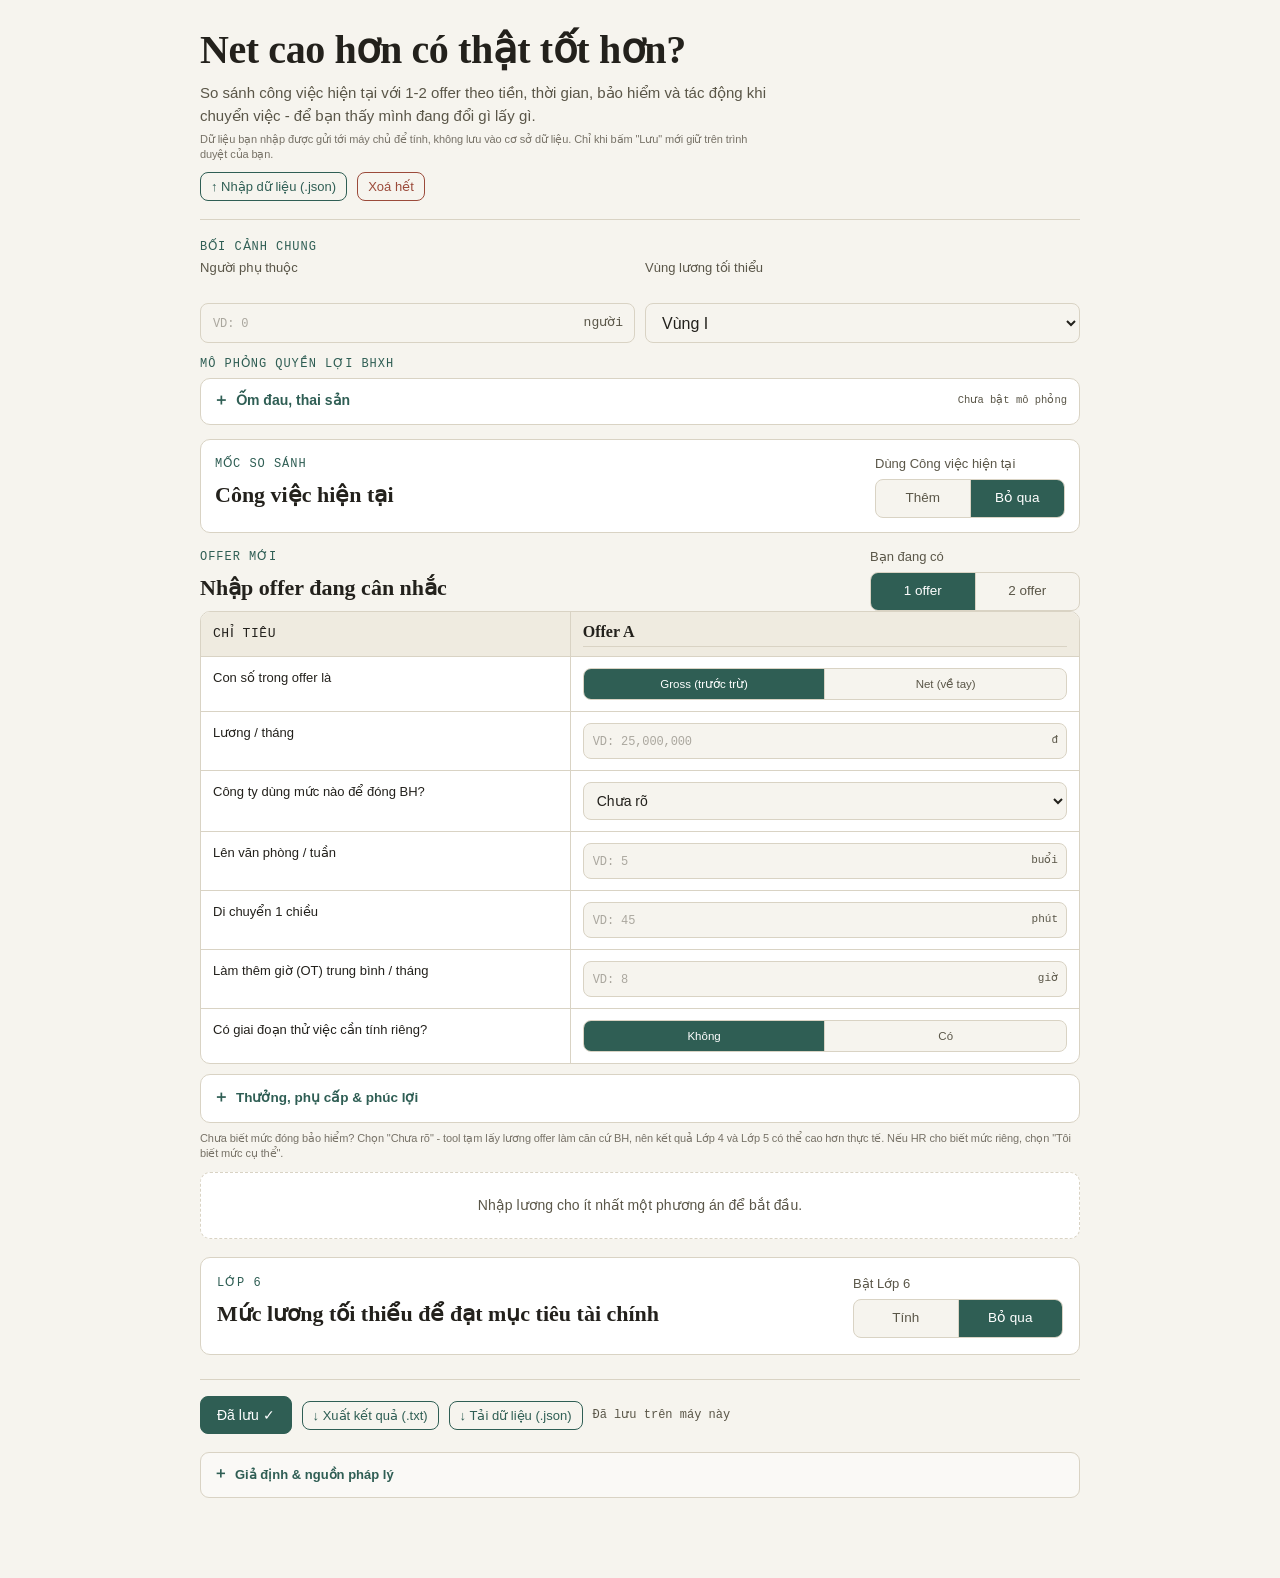
<file: net-cao-hon-co-that-tot-hon-v4.html>
<!DOCTYPE html>
<html lang="vi">
<head>
<meta charset="UTF-8" />
<meta name="viewport" content="width=device-width, initial-scale=1.0" />
<meta name="referrer" content="no-referrer" />
<meta http-equiv="Content-Security-Policy" content="default-src 'self'; script-src 'sha256-VOEWcXHUzqfERV6Yd6RkRvPa2saFDwHQaGkrYVu4Zm0='; script-src-attr 'none'; style-src 'self' 'unsafe-inline' https://fonts.googleapis.com; font-src https://fonts.gstatic.com; connect-src https://linkedin-tools-api-test.vercel.app; img-src 'self' data:; object-src 'none'; base-uri 'none'; form-action 'none'" />
<title>Net cao hơn có thật tốt hơn? - V4</title>
<link rel="preconnect" href="https://fonts.googleapis.com">
<link rel="preconnect" href="https://fonts.gstatic.com" crossorigin>
<link href="https://fonts.googleapis.com/css2?family=Be+Vietnam+Pro:wght@400;500;600;700&family=IBM+Plex+Mono:wght@400;500;600&family=Source+Serif+4:opsz,wght@8..60,600;8..60,700&display=swap" rel="stylesheet">
<style>
:root{--paper:#F6F4EE;--paper-2:#EFEBE0;--ink:#23211C;--ink-soft:#5A5648;--moss:#2F5E54;--moss-soft:#3C7064;--clay:#9B4A3A;--line:#D9D3C4;--radius:10px;--serif:'Source Serif 4',Georgia,'Times New Roman',serif;--sans:'Be Vietnam Pro','Segoe UI',Arial,sans-serif;--mono:'IBM Plex Mono',Consolas,'Courier New',monospace}
*{box-sizing:border-box}body{margin:0;background:var(--paper);color:var(--ink);font-family:var(--sans);line-height:1.55;-webkit-font-smoothing:antialiased}.wrap{max-width:920px;margin:0 auto;padding:28px 20px 80px}header h1{font-family:var(--serif);font-weight:700;font-size:clamp(27px,5.5vw,40px);line-height:1.12;margin:0 0 8px;letter-spacing:-.01em}header p.sub{margin:0;color:var(--ink-soft);font-size:15px;max-width:72ch}.rule{height:1px;background:var(--line);border:0;margin:22px 0}.toolbar{display:flex;gap:10px;flex-wrap:wrap;margin:4px 0 18px;align-items:center}.toolbar-bottom{margin:24px 0 8px;padding-top:16px;border-top:1px solid var(--line)}.save-state{font-family:var(--mono);font-size:12px;color:var(--ink-soft)}button.btn{font-family:var(--sans);font-size:14px;cursor:pointer;padding:10px 16px;border-radius:8px;border:1px solid var(--moss);background:var(--moss);color:#fff}button.btn.ghost{background:transparent;color:var(--moss)}button.btn.tiny{padding:6px 10px;font-size:13px}button.btn.danger{border-color:var(--clay);color:var(--clay);background:transparent}.eyebrow{font-family:var(--mono);font-size:12px;letter-spacing:.08em;text-transform:uppercase;color:var(--moss);margin:0 0 4px}h2.sec{font-family:var(--serif);font-weight:600;font-size:22px;margin:0 0 4px}p.hint{color:var(--ink-soft);font-size:14px;margin:0 0 16px;max-width:74ch}.ctx{display:grid;grid-template-columns:repeat(2,minmax(0,1fr));gap:10px;align-items:stretch;margin-bottom:12px}.ctx .field{min-width:0;margin:0;display:flex;flex-direction:column}.ctx .field>label{min-height:38px;display:block;margin-bottom:5px;line-height:1.3}.ctx-label-main,.ctx-label-sub{display:block}.ctx-label-sub{color:var(--ink-soft)}.ctx .suffix-row{width:100%}.ctx .suffix-row input{padding-right:58px}.ctx input[type=number],.ctx select,.ctx .seg{height:40px;min-height:40px}.ctx .seg button{height:38px;padding:0 8px;display:flex;align-items:center;justify-content:center}.offers-in{display:flex;gap:16px;flex-wrap:wrap}.offer-in{flex:1;min-width:290px;background:#fff;border:1px solid var(--line);border-radius:var(--radius);padding:18px}.offer-in .name-in{width:100%;font-family:var(--serif);font-size:19px;font-weight:600;color:var(--ink);border:0;border-bottom:1px solid var(--line);background:transparent;padding:2px 0 8px;margin-bottom:16px}.offer-in .name-in:focus{outline:none;border-bottom-color:var(--moss)}label{display:block;font-size:13px;color:var(--ink-soft);margin:0 0 5px}.field{margin:0 0 14px}input[type=text],input[type=number],input[type=date],select{width:100%;padding:10px 12px;font-family:var(--mono);font-size:16px;color:var(--ink);background:var(--paper);border:1px solid var(--line);border-radius:8px}select{font-family:var(--sans)}input:focus,select:focus{outline:2px solid var(--moss-soft);outline-offset:1px;background:#fff}.suffix-row{position:relative}.suffix-row .suffix{position:absolute;right:12px;top:50%;transform:translateY(-50%);font-family:var(--mono);font-size:13px;color:var(--ink-soft);pointer-events:none}.suffix-row input{padding-right:54px}.seg{display:flex;border:1px solid var(--line);border-radius:8px;overflow:hidden;background:var(--paper)}.seg button{flex:1;border:0;background:transparent;padding:10px 8px;font-family:var(--sans);font-size:13.5px;color:var(--ink-soft);cursor:pointer;border-right:1px solid var(--line);line-height:1.25}.seg button:last-child{border-right:0}.seg button.on{background:var(--moss);color:#fff;font-weight:500}.sub-input{margin-top:10px}.duo{display:flex;gap:10px}.duo .field,.duo input{flex:1;min-width:0}.prob-wrap{margin-top:2px;margin-bottom:14px;padding:12px 11px 2px;background:var(--paper);border:1px solid var(--line);border-radius:8px}.prob-wrap label{margin-bottom:7px}.benefit-note{font-size:11.5px;color:var(--ink-soft);line-height:1.5;margin:7px 0 12px}.benefits{border-top:1px solid var(--line);margin-top:4px;padding-top:4px}.benefits summary{list-style:none;cursor:pointer;color:var(--moss);font-family:var(--sans);font-size:13.5px;font-weight:600;padding:9px 0;display:flex;align-items:center;gap:7px}.benefits summary::-webkit-details-marker{display:none}.benefits summary:before{content:'＋';font-family:var(--mono);font-size:16px}.benefits[open] summary:before{content:'−'}.benefits-body{padding-top:7px}.mini-label{font-family:var(--mono);font-size:11px;letter-spacing:.04em;text-transform:uppercase;color:var(--ink-soft);margin:2px 0 8px}.bh-sim-wrap{margin:2px 0 14px}.bh-sim{background:#fff;border:1px solid var(--line);border-radius:var(--radius);padding:0 12px}.bh-sim summary{list-style:none;cursor:pointer;color:var(--moss);font-family:var(--sans);font-size:14px;font-weight:600;padding:10px 0;display:flex;align-items:center;gap:7px}.bh-sim summary::-webkit-details-marker{display:none}.bh-sim summary:before{content:'＋';font-family:var(--mono);font-size:16px;flex:0 0 auto}.bh-sim[open] summary:before{content:'−'}.bh-summary-title{white-space:nowrap}.bh-summary-state{margin-left:auto;min-width:0;text-align:right;color:var(--ink-soft);font-family:var(--mono);font-size:10.5px;font-weight:500;line-height:1.3}.bh-sim-body{border-top:1px solid var(--line);padding:7px 0 9px}.bh-compact-row{display:grid;grid-template-columns:minmax(0,1fr) minmax(130px,.72fr);gap:12px;align-items:center;padding:7px 0}.bh-compact-row+.bh-compact-row{border-top:1px dotted var(--line)}.bh-compact-row label{margin:0;font-size:12.5px;color:var(--ink);line-height:1.4}.bh-control{min-width:0}.bh-control input,.bh-control .seg{height:38px;min-height:38px}.bh-control .seg button{padding:7px 6px}.bh-shared-note{margin:7px 0 0;padding-top:7px;border-top:1px solid var(--line);font-size:10.8px;line-height:1.45;color:var(--ink-soft)}.switch-box{margin:16px 0 20px;background:#fff;border:1px solid var(--line);border-radius:var(--radius);padding:16px}.switch-head{display:flex;gap:18px;justify-content:space-between;align-items:flex-start}.switch-copy{min-width:0;flex:1}.switch-copy .hint{margin-bottom:0}.switch-toggle{width:210px;flex:0 0 210px}.switch-fields{margin-top:16px;padding-top:16px;border-top:1px solid var(--line)}.switch-grid{display:grid;grid-template-columns:repeat(2,minmax(0,1fr));gap:0 14px}.switch-wide{grid-column:1/-1}.switch-result{background:#fff;border:1px solid var(--line);border-radius:var(--radius);padding:16px}.switch-result h4{font-family:var(--serif);font-size:17px;margin:0 0 3px;font-weight:600}.switch-result .subt{font-size:12.5px;color:var(--ink-soft);margin:0 0 10px}.switch-result .row{display:flex;justify-content:space-between;gap:12px;font-size:13px;padding:5px 0;border-bottom:1px dotted var(--line)}.switch-result .row .v{font-family:var(--mono);white-space:nowrap}.switch-result .tot{margin-top:8px;padding-top:9px;border-top:1px solid var(--line);font-weight:600;display:flex;justify-content:space-between;gap:12px;font-size:13.5px}.switch-result .tot .v{font-family:var(--mono);white-space:nowrap}.switch-result .row>*{min-width:0}.switch-result .row.row-wrap .v{white-space:normal;overflow-wrap:anywhere;text-align:right;max-width:68%}.switch-scenarios{margin:10px 0 12px;padding:10px;background:var(--paper-2);border-radius:8px}.switch-scenario-title{font-size:12px;font-weight:600;color:var(--moss);margin-bottom:5px}.switch-scenario-row{display:grid;grid-template-columns:minmax(0,1fr) minmax(145px,.9fr);gap:10px;padding:7px 0;border-bottom:1px dotted var(--line);font-size:12.5px;align-items:start}.switch-scenario-row:last-of-type{border-bottom:0}.switch-scenario-row small{display:block;color:var(--ink-soft);font-size:10.5px;line-height:1.45;margin-top:2px}.switch-scenario-row .v{font-family:var(--mono);text-align:right;white-space:normal;overflow-wrap:anywhere;min-width:0}.switch-scenario-row.combined{font-weight:600}.switch-scenario-note{font-size:10.5px;color:var(--ink-soft);line-height:1.45;margin:7px 0 0;padding-top:6px;border-top:1px solid var(--line)}.solver-box{margin:22px 0 20px;background:#fff;border:1px solid var(--line);border-radius:var(--radius);padding:16px}.solver-head{display:flex;gap:18px;justify-content:space-between;align-items:flex-start}.solver-copy{min-width:0;flex:1}.solver-toggle{width:210px;flex:0 0 210px}.solver-fields{margin-top:14px;padding-top:14px;border-top:1px solid var(--line)}.solver-grid{display:grid;grid-template-columns:repeat(2,minmax(0,1fr));gap:10px 14px}.solver-wide{grid-column:1/-1}.solver-goal{border:1px solid var(--line);border-radius:8px;padding:10px;background:var(--paper)}.solver-goal-head{display:flex;gap:8px;align-items:flex-start;font-size:12.5px;color:var(--ink);font-weight:500}.solver-goal-head input{margin-top:3px;flex:0 0 auto}.solver-goal .sub-input{margin-top:7px}.solver-goal .sub-input[aria-disabled='true']{opacity:.48;pointer-events:none}.solver-note{font-size:11px;line-height:1.5;color:var(--ink-soft);margin:8px 0 0}.solver-layer{margin-top:14px}.solver-result{background:#fff;border-top:1px solid var(--line);padding-top:15px}.solver-result h3{font-family:var(--serif);font-size:20px;margin:0 0 4px}.solver-sub,.solver-foot{font-size:12px;color:var(--ink-soft);line-height:1.5}.solver-hero{background:var(--moss);color:#fff;border-radius:9px;padding:14px 16px;margin:12px 0}.solver-hero span,.solver-hero small{display:block}.solver-hero span{font-size:11px;text-transform:uppercase;letter-spacing:.05em;opacity:.85}.solver-hero strong{display:block;font-family:var(--mono);font-size:21px;line-height:1.25;margin:4px 0}.solver-hero small{font-size:11px;opacity:.9}.solver-row{display:flex;justify-content:space-between;gap:12px;padding:6px 0;border-bottom:1px dotted var(--line);font-size:12.5px}.solver-row .v{font-family:var(--mono);text-align:right;white-space:normal;overflow-wrap:anywhere}.solver-breakdown,.solver-scenarios,.solver-buffer,.solver-annotations,.solver-needs{margin-top:12px;padding:10px 12px;background:var(--paper-2);border-radius:8px}.solver-scenarios p,.solver-buffer p{font-size:10.5px;color:var(--ink-soft);margin:7px 0 0}.solver-premium{font-size:13px}.solver-annotations .ok{color:var(--moss)}.solver-annotations .under{color:var(--clay)}.solver-needs ul{margin:6px 0 0;padding-left:18px;font-size:12px}.solver-foot{margin-top:12px}.diag-card{padding:12px}.diag-card>p{font-size:11.5px;line-height:1.55;color:var(--ink-soft);margin:6px 0 10px}.diag-item,.diag-constraint{display:flex;align-items:center;gap:10px;padding:9px 0;border-bottom:1px dotted var(--line)}.diag-item:last-of-type,.diag-constraint:last-of-type{border-bottom:0}.diag-copy{min-width:0;flex:1}.diag-copy>b{display:block;font-size:12.5px;line-height:1.4;color:var(--ink)}.diag-path{display:block;font-family:var(--mono);font-size:10.5px;line-height:1.45;color:var(--moss);margin-top:2px}.diag-copy>small{display:block;font-size:10.8px;line-height:1.5;color:var(--ink-soft);margin-top:3px}.diag-action{flex:0 0 auto;border:1px solid var(--moss);border-radius:7px;background:#fff;color:var(--moss);font:600 11px var(--sans);padding:6px 9px;cursor:pointer;white-space:nowrap}.diag-action:active{transform:translateY(1px)}.diag-start{padding-top:9px}.diag-start .diag-action{width:100%}.diag-symbol{font-family:var(--mono);font-size:15px;font-weight:700;flex:0 0 18px;text-align:center}.diag-constraint.ok .diag-symbol{color:var(--moss)}.diag-constraint.block .diag-symbol{color:var(--clay)}.diag-constraint .diag-action{min-width:82px}.diag-focus{outline:3px solid var(--moss)!important;outline-offset:3px!important;background:#fff!important;transition:outline-color .2s ease}.no-solution{border-left:3px solid var(--clay)}.assumption-card-wrap{margin:0 0 20px}.assumption-card{background:#fff;border:1px solid var(--line);border-left:4px solid var(--clay);border-radius:var(--radius);padding:15px 16px}.assumption-title{font-family:var(--serif);font-size:17px;font-weight:600;margin-bottom:2px}.assumption-sub{font-size:12.5px;color:var(--ink-soft);margin:0 0 10px}.assumption-group{font-size:13px;margin-top:8px}.assumption-group b{font-size:12.5px}.assumption-group ul{margin:5px 0 0;padding-left:20px}.assumption-group li{margin:3px 0}.assumption-group.assumed b{color:var(--clay)}.assumption-group.confirm b{color:var(--moss)}.switch-callout{font-size:13.5px;font-weight:600;background:var(--paper-2);border-radius:7px;padding:9px 10px;margin:10px 0}.switch-details{margin-top:10px;border-top:1px solid var(--line);padding-top:8px}.switch-details summary{cursor:pointer;color:var(--moss);font-size:12.5px;font-weight:600;list-style:none}.calc-summary::-webkit-details-marker{display:none}.calc-summary::before{content:'＋';font-family:var(--mono);display:inline-block;margin-right:6px}.calc-summary[aria-disabled='true']::before{content:''}details[open]>.calc-summary::before{content:'−'}.switch-detail-body{padding-top:7px}.switch-box-results{margin:26px 0 20px}.switch-box-results #switchLayer{padding-top:16px;border-top:1px solid var(--line)}.switch-box-results .switch-result{border:0;border-radius:0;padding:0;background:transparent}.switch-assumptions{margin-top:14px;padding:11px 12px;background:var(--paper-2);border-left:3px solid var(--moss);border-radius:7px;font-size:12.5px}.switch-assumptions>b{color:var(--moss)}.switch-assumptions ul{margin:6px 0 0;padding-left:19px}.switch-assumptions li{margin:3px 0}.assumption-card-wrap{margin-top:22px}.results{margin-top:6px}.results.hidden{display:none}.layer{margin-bottom:20px}.layer .lnum{font-family:var(--mono);font-size:12px;letter-spacing:.06em;text-transform:uppercase;color:var(--moss);margin:0 0 8px;display:flex;align-items:baseline;gap:8px}.layer .lnum b{font-size:15px;color:var(--ink);font-family:var(--serif);font-weight:600;letter-spacing:0;text-transform:none}.cols{display:flex;gap:14px;flex-wrap:wrap}.col{flex:1;min-width:230px;background:#fff;border:1px solid var(--line);border-radius:var(--radius);padding:16px}.col.win{border-color:var(--moss);border-width:1.5px}.col .cname{font-family:var(--serif);font-size:17px;font-weight:600;margin:0 0 2px;display:flex;align-items:center;gap:8px;flex-wrap:wrap}.col .flag{font-family:var(--mono);font-size:10px;letter-spacing:.04em;text-transform:uppercase;padding:2px 7px;border-radius:20px;background:rgba(47,94,84,.12);color:var(--moss)}.col .big,.basis .big{font-family:var(--mono);font-size:24px;line-height:1.15;color:var(--ink);margin-top:8px}.col .big .u,.basis .big .u{font-size:14px;color:var(--ink-soft)}.col .cap,.basis .cap{font-size:13px;color:var(--ink-soft);margin-top:2px}.col .brk{margin-top:12px;padding-top:12px;border-top:1px solid var(--line)}.col .brk .line{display:flex;justify-content:space-between;gap:10px;font-size:13px;padding:3px 0}.col .brk .line .v{font-family:var(--mono);white-space:nowrap}.col .brk .line.muted{color:var(--ink-soft)}.delta{background:var(--paper-2);border-radius:8px;padding:13px 15px;margin-top:12px;font-size:14px}.delta b{font-family:var(--mono);font-weight:600}.delta .up{color:var(--clay)}.delta .down{color:var(--moss)}.basis{flex:1;min-width:230px;background:#fff;border:1px solid var(--line);border-radius:var(--radius);padding:16px}.basis h4{font-family:var(--serif);font-size:16px;margin:0 0 3px;font-weight:600}.basis .subt{font-size:12.5px;color:var(--ink-soft);margin:0 0 10px}.basis .row{display:flex;justify-content:space-between;gap:12px;font-size:13px;padding:4px 0;border-bottom:1px dotted var(--line)}.basis .row:last-child{border-bottom:0}.basis .row .v{font-family:var(--mono);white-space:nowrap}.basis .tot{margin-top:8px;padding-top:8px;border-top:1px solid var(--line);font-weight:600;display:flex;justify-content:space-between;gap:12px;font-size:13.5px}.basis .tot .v{font-family:var(--mono);white-space:nowrap}.scenario-box{margin-top:12px;padding-top:9px;border-top:1px solid var(--line)}.scenario{display:flex;justify-content:space-between;gap:10px;font-size:13px;padding:4px 0}.scenario .v{font-family:var(--mono);white-space:nowrap}.scenario.muted{color:var(--ink-soft)}.events{background:#fff;border:1px solid var(--line);border-radius:var(--radius);overflow:hidden}.events .erow{display:grid;grid-template-columns:1.5fr 1fr 1fr;gap:8px;padding:11px 15px;border-bottom:1px solid var(--line);font-size:14px;align-items:baseline}.events .erow:last-child{border-bottom:0}.events .erow.head{background:var(--paper-2);font-family:var(--mono);font-size:11px;letter-spacing:.05em;text-transform:uppercase;color:var(--ink-soft)}.events .erow .lbl{color:var(--ink)}.events .erow .lbl small{display:block;color:var(--ink-soft);font-size:12px}.events .erow .va,.events .erow .vb{font-family:var(--mono)}.events .erow .capped{color:var(--clay);font-size:11px}.verdict{margin-top:18px;padding:20px;border-radius:var(--radius);background:var(--moss);color:#fff}.verdict h3{font-family:var(--serif);margin:0 0 10px;font-size:20px;font-weight:600}.verdict p{margin:0 0 10px;font-size:14.5px;opacity:.96}.verdict p:last-child{margin-bottom:0}.verdict .hl{font-family:var(--mono);font-weight:600}.disclaim{font-size:13px;color:var(--ink-soft);background:var(--paper-2);border-radius:8px;padding:13px 15px;margin-top:18px}.src{font-size:12px;color:var(--ink-soft);margin-top:22px;border-top:1px solid var(--line);padding-top:14px;line-height:1.6}.src b{color:var(--ink-soft)}.empty{color:var(--ink-soft);font-size:14px;background:#fff;border:1px dashed var(--line);border-radius:var(--radius);padding:22px;text-align:center}.warn{color:var(--clay)}
@media(max-width:760px){.ctx{grid-template-columns:repeat(2,minmax(0,1fr))}.switch-head{flex-direction:column}.switch-toggle{width:100%;flex-basis:auto}}
@media(max-width:540px){.solver-box{padding:12px;margin:16px 0}.solver-head{display:block}.solver-toggle{width:auto;margin-top:10px}.solver-grid{grid-template-columns:1fr;gap:8px}.solver-wide{grid-column:auto}.solver-result h3{font-size:18px}.solver-hero{padding:12px}.solver-hero strong{font-size:18px}.solver-row{display:grid;grid-template-columns:minmax(0,48%) minmax(0,52%);gap:8px}.solver-row .v{min-width:0}.solver-breakdown,.solver-scenarios,.solver-buffer,.solver-annotations,.solver-needs{padding:9px}.switch-result{padding:12px}.switch-result h4{font-size:16px;line-height:1.35}.switch-result .subt{font-size:11.5px;line-height:1.5}.switch-result .row{display:grid;grid-template-columns:minmax(0,43%) minmax(0,57%);gap:8px;font-size:12px;align-items:start}.switch-result .row .v{min-width:0;white-space:normal;text-align:right;overflow-wrap:anywhere}.switch-result .row.row-wrap{grid-template-columns:minmax(0,34%) minmax(0,66%)}.switch-result .row.row-wrap .v{max-width:none}.switch-result .tot{font-size:12.5px;gap:8px}.switch-result .tot .v{white-space:normal;text-align:right;overflow-wrap:anywhere}.switch-callout{font-size:12.5px;line-height:1.45}.switch-scenarios{padding:8px;margin:8px 0 10px}.switch-scenario-row{grid-template-columns:1fr;gap:3px;padding:6px 0}.switch-scenario-row .v{text-align:left;font-size:11.5px}.switch-scenario-title{font-size:11.5px}.switch-scenario-note{font-size:9.8px}.switch-detail-body{min-width:0}.switch-detail-body [style*="display:flex"]{min-width:0}.verdict{padding:15px}.verdict h3{font-size:18px;line-height:1.35}.verdict p{font-size:13px;line-height:1.55}.verdict [style*="padding:12px 13px"]{padding:10px!important}.verdict ul{padding-left:17px!important}.verdict li{overflow-wrap:anywhere}.events{min-width:0}.events .erow>*{min-width:0;overflow-wrap:anywhere}.basis .row .v,.scenario .v{white-space:normal;overflow-wrap:anywhere;text-align:right}.ctx{grid-template-columns:minmax(0,.72fr) minmax(0,1.28fr);gap:8px;margin-bottom:10px}.ctx .field>label{min-height:34px;font-size:11.5px}.ctx input[type=number],.ctx select{font-size:14px;padding:8px 9px}.bh-sim-wrap{margin-bottom:11px}.bh-sim{padding:0 10px}.bh-sim summary{padding:9px 0}.bh-summary-state{font-size:9px}.bh-compact-row{grid-template-columns:minmax(0,1fr) minmax(112px,.82fr);gap:8px;padding:6px 0}.bh-compact-row label{font-size:11.5px}.bh-control input{font-size:14px;padding:8px 9px}.bh-control .seg button{font-size:11.5px;padding:7px 4px}.bh-shared-note{font-size:9.8px;margin-top:6px;padding-top:6px}.duo{flex-direction:column;gap:0}.switch-grid{grid-template-columns:1fr}.switch-wide{grid-column:auto}.col .big{font-size:22px}.events .erow{grid-template-columns:1.4fr 1fr 1fr}.seg button{font-size:12.5px}}

/* V2 Turn 1: one A/B comparison mental model for offer input */
.offers-in{display:block}.offer-matrix{width:100%;background:#fff;border:1px solid var(--line);border-radius:var(--radius);overflow:hidden}.offer-mrow{display:grid;grid-template-columns:minmax(160px,1.25fr) repeat(2,minmax(0,1fr));align-items:stretch;border-bottom:1px solid var(--line)}.offer-mrow:last-child{border-bottom:0}.offer-mrow.head{background:var(--paper-2);font-family:var(--mono);font-size:11px;letter-spacing:.05em;text-transform:uppercase;color:var(--ink-soft);align-items:center}.offer-mlabel,.offer-mcell{min-width:0;padding:11px 12px}.offer-mlabel{font-size:13px;color:var(--ink);display:flex;align-items:flex-start}.offer-mcell{border-left:1px solid var(--line)}.offer-mrow.head .offer-mlabel,.offer-mrow.head .offer-mcell{padding-top:9px;padding-bottom:9px}.offer-mcell .name-in{width:100%;font-family:var(--serif);font-size:16px;font-weight:600;color:var(--ink);border:0;border-bottom:1px solid var(--line);border-radius:0;background:transparent;padding:2px 0 5px}.offer-mcell .name-in:focus{outline:none;border-bottom-color:var(--moss)}.offer-head-name{display:block;font-family:var(--serif);font-size:16px;font-weight:600;color:var(--ink);padding:2px 0 5px;overflow:hidden;text-overflow:ellipsis;white-space:nowrap}.offer-mcell input[type=text],.offer-mcell select{font-size:14px;padding:9px 9px}.offer-mcell .suffix-row .suffix{right:9px;font-size:11px}.offer-mcell .suffix-row input{padding-right:34px}.offer-mcell .suffix-row.unit-wide input{padding-right:64px}.offer-mcell .seg{width:100%}.offer-mcell .seg button{min-width:0;font-size:11.5px;padding:8px 4px;white-space:normal}.offer-mcell .seg.three button{font-size:10.5px;padding-left:2px;padding-right:2px}.offer-mcell .sub-input{margin-top:7px}.offer-mcell .benefit-note{font-size:10.5px;margin:5px 0 0}.offer-mnote{grid-column:1/-1;padding:8px 12px 10px;font-size:11.5px;line-height:1.5;color:var(--ink-soft);background:rgba(239,235,224,.36)}.offer-mnote.warn{color:var(--clay)}.offer-mna{color:var(--ink-soft);font-family:var(--mono);display:block;padding:8px 0}.compare-benefits{margin-top:10px;padding:0 12px;background:#fff;border:1px solid var(--line);border-radius:var(--radius)}.compare-benefits summary{padding:11px 0}.compare-benefits .benefits-body{padding:0 0 12px}.compare-benefits .offer-matrix{border-radius:8px}.offer-mcell .control-stack>*+*{margin-top:7px}.prob-duration-input{display:grid;grid-template-columns:minmax(0,1fr) 88px;gap:6px;align-items:start}.prob-duration-input select{min-width:0;padding-left:7px;padding-right:5px}.prob-duration-help{margin-bottom:0!important}
@media(max-width:540px){.prob-duration-input{grid-template-columns:1fr}.prob-duration-input select{font-size:10.5px}.wrap{padding-left:10px;padding-right:10px}.offer-mrow{grid-template-columns:34% 33% 33%}.offer-mlabel,.offer-mcell{padding:9px 7px}.offer-mlabel{font-size:11.5px;line-height:1.4}.offer-mrow.head .offer-mlabel,.offer-mrow.head .offer-mcell{padding:8px 6px}.offer-mcell .name-in{font-size:13px}.offer-head-name{font-size:13px}.offer-mcell input[type=text],.offer-mcell select{font-size:12.5px;padding:8px 6px}.offer-mcell .suffix-row input{padding-right:24px}.offer-mcell .suffix-row.unit-wide input{padding-right:53px}.offer-mcell .suffix-row .suffix{right:5px;font-size:10px}.offer-mcell .seg button{font-size:10.5px;padding:8px 2px;line-height:1.15}.offer-mcell .seg.three button{font-size:9.5px}.offer-mnote{padding:7px 8px 9px;font-size:10.5px}.events .erow{grid-template-columns:38% 31% 31%;gap:4px;padding:10px 8px;font-size:12.5px}.events .erow.head{font-size:9.5px}.events .erow .lbl small{font-size:10.5px}.events .erow .va,.events .erow .vb{font-size:11.5px;min-width:0;overflow-wrap:anywhere}}

/* V2 Turn 4: OT progressive disclosure inside the persistent A/B matrix */
.ot-mini-pair{display:grid;grid-template-columns:minmax(0,1fr) minmax(0,1fr);gap:6px}.ot-inline-help{font-size:10.5px;line-height:1.45;margin:5px 0 0;color:var(--clay)}.ot-inline-help:empty{display:none}.ot-config-cell .offer-mna{padding:7px 0}.ot-config-cell select{font-size:12px}.ot-config-cell .control-stack>*+*{margin-top:6px}
@media(max-width:540px){.ot-mini-pair{grid-template-columns:1fr;gap:4px}.ot-config-cell select{font-size:10px;padding-left:4px;padding-right:3px}.ot-inline-help{font-size:9.5px}.ot-config-cell .suffix-row input{padding-right:22px}}

/* V3: Current Job + up to 2 offers, while detailed matrices remain pairwise. */
.v3-current-box{margin:14px 0 22px;background:#fff;border:1px solid var(--line);border-radius:var(--radius);padding:14px}.v3-section-head{display:flex;gap:16px;align-items:flex-start;justify-content:space-between}.v3-section-copy{min-width:0;flex:1}.v3-section-actions{flex:0 0 190px}.v3-current-fields{margin-top:12px;padding-top:12px;border-top:1px solid var(--line)}.v3-current-matrix .offer-mrow{grid-template-columns:minmax(160px,1.25fr) minmax(0,1fr)}.v3-current-matrix .offer-mcell{min-width:0}.v3-current-matrix .offer-mrow.head .offer-mcell{background:var(--paper-2)}.v3-current-matrix .offer-mnote{grid-column:1/-1}.v3-current-benefits{margin-top:10px}.v3-current-benefits .offer-matrix{border-radius:8px}.v3-current-benefits .benefits-body{padding:0 0 12px}.v3-current-matrix .current-ot-row[hidden]{display:none}.v3-current-matrix .ot-current-help{font-size:10.5px;line-height:1.45;margin:5px 0 0;color:var(--clay)}.v3-current-matrix .ot-current-help:empty{display:none}.v3-offer-intro{display:flex;gap:16px;justify-content:space-between;align-items:flex-start}.v3-offer-count{flex:0 0 210px}.offers-in.one-offer .offer-mrow{grid-template-columns:minmax(118px,42%) minmax(0,58%)}.offers-in.one-offer .offer-mrow>.offer-mcell:nth-child(3){display:none}.v3-results-head{margin-bottom:14px}.v3-mode-title{font-family:var(--serif);font-size:21px;margin:0 0 9px}.v3-pairs{display:flex;gap:7px;flex-wrap:wrap;margin:8px 0 2px}.v3-pair-btn{border:1px solid var(--line);background:#fff;border-radius:999px;padding:7px 10px;font:600 11.5px var(--sans);color:var(--ink);cursor:pointer}.v3-pair-btn.on{border-color:var(--moss);background:rgba(47,94,84,.08);color:var(--moss)}.v3-pair-btn.all{font-weight:700}.v3-pair-note{font-size:10.8px;line-height:1.45;color:var(--ink-soft);margin:5px 0 0}.v3-three-matrix .erow{grid-template-columns:minmax(100px,1.15fr) repeat(3,minmax(0,1fr));gap:6px;padding:10px}.v3-three-matrix .erow>*{min-width:0;overflow-wrap:anywhere}.v3-three-matrix .erow.head span:not(:first-child){white-space:nowrap;overflow:hidden;text-overflow:ellipsis}.v3-three-value{display:block;font-family:var(--mono);font-size:11.5px;line-height:1.35;overflow-wrap:anywhere}.v3-three-value.strong{font-weight:600}.v3-three-value.best{color:var(--moss);font-weight:600}.v3-three-matrix .lbl small{font-size:10px;line-height:1.35}.v3-summary{margin:0 0 14px}.v3-summary-title{font-size:12px;text-transform:uppercase;letter-spacing:.06em;color:var(--ink-soft);margin-bottom:7px}.v3-summary-grid{display:grid;grid-template-columns:repeat(3,minmax(0,1fr));gap:8px}.v3-summary-card{border:1px solid var(--line);border-radius:9px;padding:10px;background:#fff;min-width:0}.v3-summary-name{font-weight:600;font-size:12px;display:flex;gap:6px;align-items:center;min-width:0}.v3-badge{font:600 9px var(--mono);padding:2px 5px;border-radius:999px;background:var(--paper-2);color:var(--moss)}.v3-summary-card strong{display:block;font:600 14px var(--mono);margin:5px 0}.v3-summary-card span:not(.v3-badge){display:block;font-size:10.5px;line-height:1.45;color:var(--ink-soft);overflow-wrap:anywhere}.v3-baseline-note{padding:8px 10px;border-radius:7px;background:var(--paper-2);font-size:11px;line-height:1.5;color:var(--ink-soft)}.v3-solver-wrap{display:grid;grid-template-columns:repeat(2,minmax(0,1fr));gap:10px}.v3-solver-wrap>.solver-foot{grid-column:1/-1}.v3-solver-card{min-width:0}.solver-actual{font-size:12px;line-height:1.5}.v3-hidden{display:none!important}
@media(max-width:700px){.v3-section-head,.v3-offer-intro{display:block}.v3-section-actions,.v3-offer-count{width:auto;margin-top:10px}.v3-summary-grid{grid-template-columns:1fr}.v3-summary-card{display:grid;grid-template-columns:minmax(0,1fr) auto;gap:3px 8px;align-items:start}.v3-summary-card strong{margin:0;text-align:right}.v3-summary-card span:not(.v3-badge){grid-column:1/-1}.v3-solver-wrap{grid-template-columns:1fr}.v3-solver-wrap>.solver-foot{grid-column:auto}}
@media(max-width:540px){.v3-current-box{padding:11px;margin:12px 0 16px}.v3-current-matrix .offer-mrow{grid-template-columns:minmax(104px,39%) minmax(0,61%)}.v3-current-matrix .offer-mlabel,.v3-current-matrix .offer-mcell{padding:9px 7px}.v3-current-matrix .offer-mrow.head .offer-mlabel,.v3-current-matrix .offer-mrow.head .offer-mcell{padding:8px 6px}.v3-current-matrix .ot-current-help{font-size:9.5px}.v3-mode-title{font-size:18px}.v3-pair-btn{font-size:10.5px;padding:6px 8px}.v3-summary-card{padding:8px}.offers-in.one-offer .offer-mrow{grid-template-columns:minmax(104px,39%) minmax(0,61%)}.ctx{grid-template-columns:repeat(2,minmax(0,1fr));gap:8px}.ctx .field>label{min-height:38px;font-size:11.5px;line-height:1.3}.ctx input[type=number],.ctx select{font-size:14px;padding-left:9px;padding-right:9px}.ctx .suffix-row input{padding-right:48px}.ctx .suffix-row .suffix{font-size:10.5px;right:8px}.diag-item,.diag-constraint{align-items:flex-start;gap:7px}.diag-action{font-size:10.5px;padding:6px 7px}.diag-copy>b{font-size:12px}.diag-path{font-size:10px}.diag-constraint .diag-action{min-width:72px}.v3-three-matrix .erow{grid-template-columns:minmax(82px,1.08fr) repeat(3,minmax(0,1fr));gap:4px;padding:8px 5px;font-size:10px}.v3-three-matrix .erow.head{font-size:8.5px}.v3-three-value{font-size:9.6px}.v3-three-matrix .lbl small{font-size:8.5px}.v3-pair-note{font-size:9.8px}}


/* Unit-field contract: suffix is stable in empty, filled and cleared states. */
.suffix-row .suffix{opacity:1;visibility:visible}
.suffix-row[data-unit-field="1"] .suffix{color:var(--ink-soft)}

/* V3 mobile input hygiene: the suffix is the canonical unit; examples stay compact. */
input::placeholder{font-family:var(--mono);font-size:12px;letter-spacing:-.01em;color:#8E8A80;opacity:.72}
@media(max-width:540px){
 input[type=text],input[type=number],input[type=date],.offer-mcell input[type=text],.ctx input[type=number],.bh-control input{font-size:16px!important}
 .offer-mcell input::placeholder{font-size:11px}
 .offers-in:not(.one-offer) .offer-mcell input::placeholder{font-size:clamp(7px,2.1vw,9px);letter-spacing:-.035em}
 .ctx input::placeholder,.bh-control input::placeholder{font-size:11px}
 .offer-mcell .suffix-row input{padding-right:25px}
 .offer-mcell .suffix-row.unit-wide input{padding-right:38px}
 .offer-mcell .suffix-row .suffix{right:5px;font-size:9.5px}
 .ctx .suffix-row input{padding-right:44px}
 .ctx .suffix-row .suffix{font-size:10px;right:7px}
 .bh-control .suffix-row input{padding-right:42px}
 .bh-control .suffix-row .suffix{font-size:10px;right:7px}
}
@media(max-width:340px){
 .offers-in:not(.one-offer) .offer-mcell input::placeholder{font-size:7px;letter-spacing:-.045em}
 .offers-in:not(.one-offer) .offer-mcell .suffix-row input{padding-left:4px;padding-right:22px}
 .offers-in:not(.one-offer) .offer-mcell .suffix-row.unit-wide input{padding-right:34px}
 .offers-in:not(.one-offer) .offer-mcell .suffix-row .suffix{right:3px;font-size:8.5px}
}


/* V4: copy-light presentation. V3 logic/layout primitives are intentionally preserved. */
/* V4 compact UX: show decision signal first, details on demand. */
.v4-conditional-help{margin:8px 0 14px;padding:8px 10px;border-left:3px solid var(--moss);background:rgba(47,94,84,.055);font-size:12px;color:var(--ink-soft)}
.v4-layer{padding:18px 0}.v4-layer .lnum{margin-bottom:10px}.v4-layer-main{margin:0 0 7px}.v4-primary-label{font-size:11px;color:var(--ink-soft);margin-bottom:5px}.v4-primary-grid{display:grid;grid-template-columns:repeat(auto-fit,minmax(130px,1fr));gap:8px}.v4-primary-option{background:#fff;border:1px solid var(--line);border-radius:8px;padding:9px 10px;min-width:0}.v4-primary-option>span{display:block;font-size:10.5px;color:var(--ink-soft);white-space:nowrap;overflow:hidden;text-overflow:ellipsis}.v4-primary-option>strong{display:block;margin-top:2px;font-family:var(--mono);font-size:15px;line-height:1.35;overflow-wrap:anywhere}.v4-layer-insight{margin:5px 0 8px!important;padding:0!important;background:none!important;border:0!important;font-size:12.5px!important;color:var(--ink-soft)!important}.v4-layer-details{margin-top:6px;border-top:1px solid var(--line)}.v4-layer-details>summary{cursor:pointer;list-style:none;color:var(--moss);font-size:12.5px;font-weight:600;padding:8px 0}.v4-layer-details>summary::-webkit-details-marker{display:none}.v4-layer-details>summary:before{content:'＋';font-family:var(--mono);margin-right:6px}.v4-layer-details[open]>summary:before{content:'−'}.v4-layer-details>.cols,.v4-layer-details>.events{padding-top:4px}.v4-backend-detail{margin-top:8px}.v4 .v3-current-box .v3-section-copy,.v4 .v3-offer-intro>div:first-child{align-self:center}

.v4 p.hint{margin-bottom:10px}.v4 .rule{margin:18px 0}.v4 .toolbar{margin-bottom:14px}
.v4 .v3-current-box{margin-bottom:14px}.v4 .solver-box{margin-top:18px}.v4 .switch-box{margin-top:14px}
.v4-legal{margin:18px 0 0;border:1px solid var(--line);border-radius:9px;background:rgba(255,255,255,.45);padding:0 12px}
.v4-legal>summary{cursor:pointer;list-style:none;color:var(--moss);font-weight:600;font-size:13px;padding:10px 0;display:flex;align-items:center;gap:7px}
.v4-legal>summary::-webkit-details-marker{display:none}.v4-legal>summary:before{content:'＋';font-family:var(--mono);font-size:15px}.v4-legal[open]>summary:before{content:'−'}
.v4-legal-body{border-top:1px solid var(--line);padding:10px 0 2px}.v4-legal-body .disclaim{margin-top:0}
.v4-micro-note{margin:4px 0 9px;color:#777267;font-size:11px;line-height:1.38;font-weight:400;letter-spacing:-.01em}
.v4-header-note{margin-top:5px;max-width:92ch}
.v4-insurance-note{margin:8px 0 10px}
.v4-layer-note{margin:0 0 8px}
.v4-switch-note{margin:3px 0 0}
@media(max-width:540px){
 .v4-micro-note{font-size:clamp(7px,2.05vw,9px);line-height:1.28;letter-spacing:-.035em;margin-bottom:7px}
 .v4-header-note{margin-top:4px}
 .v4-insurance-note{margin-top:7px}
 .v4-layer-note{margin-bottom:6px}
 .v4-switch-note{margin-top:3px}
}

</style>
</head>
<body class="v4">
<div class="wrap">
<header>
<h1>Net cao hơn có thật tốt hơn?</h1>
<p class="sub">So sánh công việc hiện tại với 1-2 offer theo tiền, thời gian, bảo hiểm và tác động khi chuyển việc - để bạn thấy mình đang đổi gì lấy gì.</p>
<p class="v4-micro-note v4-header-note">Dữ liệu bạn nhập được gửi tới máy chủ để tính, không lưu vào cơ sở dữ liệu. Chỉ khi bấm "Lưu" mới giữ trên trình duyệt của bạn.</p>
</header>
<div class="toolbar toolbar-top">
<button class="btn ghost tiny" id="importBtn">↑ Nhập dữ liệu (.json)</button>
<input type="file" id="importInput" accept="application/json" style="display:none">
<button class="btn danger tiny" id="clearBtn">Xoá hết</button>
</div>
<hr class="rule">
<p class="eyebrow">Bối cảnh chung</p>
<div class="ctx">
<div class="field"><label for="deps"><span class="ctx-label-main">Người phụ thuộc</span></label><div class="suffix-row" data-unit-field="1"><input type="number" id="deps" min="0" step="1" inputmode="numeric" placeholder="VD: 0"><span class="suffix">người</span></div></div>
<div class="field"><label for="region"><span class="ctx-label-main">Vùng lương tối thiểu</span></label><select id="region"><option value="I">Vùng I</option><option value="II">Vùng II</option><option value="III">Vùng III</option><option value="IV">Vùng IV</option></select></div>
</div>
<div class="bh-sim-wrap">
<p class="eyebrow">Mô phỏng quyền lợi BHXH</p>
<details class="bh-sim" id="bhSim">
<summary><span class="bh-summary-title">Ốm đau, thai sản</span><span class="bh-summary-state" id="bhSummaryState">Chưa bật mô phỏng</span></summary>
<div class="bh-sim-body">
<div class="bh-compact-row"><label for="sickDays">Số ngày nghỉ ốm</label><div class="bh-control"><div class="suffix-row" data-unit-field="1"><input type="number" id="sickDays" min="0" step="1" inputmode="numeric" placeholder="VD: 5"><span class="suffix">ngày</span></div></div></div>
<div class="bh-compact-row"><label>Xét chế độ thai sản (LĐ nữ)</label><div class="bh-control"><div class="seg" id="matSeg"><button data-v="show">Có</button><button data-v="hide" class="on">Không</button></div></div></div>

</div>
</details>
</div>
<div class="v3-current-box" id="currentBox">
  <div class="v3-section-head"><div class="v3-section-copy"><p class="eyebrow">Mốc so sánh</p><h2 class="sec">Công việc hiện tại</h2></div><div class="v3-section-actions"><label>Dùng Công việc hiện tại</label><div class="seg" id="currentEnabledSeg"><button data-v="on">Thêm</button><button data-v="off" class="on">Bỏ qua</button></div></div></div>
  <div class="v3-current-fields" id="currentFields" style="display:none"></div>
</div>
<div class="v3-offer-intro"><div><p class="eyebrow">Offer mới</p><h2 class="sec">Nhập offer đang cân nhắc</h2></div><div class="v3-offer-count"><label>Bạn đang có</label><div class="seg" id="offerCountSeg"><button data-v="1" class="on">1 offer</button><button data-v="2">2 offer</button></div></div></div>
<div class="offers-in one-offer" id="offersIn"></div>
<div id="v4ConditionalHelp" class="v4-conditional-help" style="display:none"></div>
<p class="v4-micro-note v4-insurance-note">Chưa biết mức đóng bảo hiểm? Chọn "Chưa rõ" - tool tạm lấy lương offer làm căn cứ BH, nên kết quả Lớp 4 và Lớp 5 có thể cao hơn thực tế. Nếu HR cho biết mức riêng, chọn "Tôi biết mức cụ thể".</p>
<div id="empty" class="empty">Nhập lương cho ít nhất một phương án để bắt đầu.</div>
<div class="results hidden" id="results">
<div class="v3-results-head"><div id="v3Summary"></div><h2 class="v3-mode-title" id="v3ModeTitle"></h2><div class="v3-pairs" id="v3Pairs"></div><p class="v3-pair-note" id="v3PairHint"></p></div>
<div class="layer v4-layer" data-v4-layer="1"><p class="lnum">Lớp 1 · <b>Tiền về tay mỗi tháng</b></p><div class="v4-layer-main" id="l1main"></div><div class="delta v4-layer-insight" id="l1delta"></div><details class="v4-layer-details"><summary>Xem cách tính</summary><div class="cols" id="l1cols"></div></details></div>
<div class="layer v4-layer" data-v4-layer="2"><p class="lnum">Lớp 2 · <b>Nếu làm đủ 12 tháng</b></p><p class="v4-micro-note v4-layer-note">Quy cả hai phương án về cùng 12 tháng làm việc. Không phải số tiền từ hôm nay đến 31/12.</p><div class="v4-layer-main" id="annualmain"></div><div class="delta v4-layer-insight" id="annualdelta"></div><details class="v4-layer-details"><summary>Xem cách tính</summary><div class="cols" id="annualcols"></div></details></div>
<div class="layer v4-layer" data-v4-layer="3"><p class="lnum">Lớp 3 · <b>Thời gian bạn bỏ ra để có mức thu nhập đó</b></p><p class="v4-micro-note v4-layer-note">Giả định 176h/tháng; đi lại và OT được cộng vào thời gian. Ngày phép chỉ giảm thời gian bỏ ra, không cộng thành tiền.</p><div class="v4-layer-main" id="tmain"></div><div class="delta v4-layer-insight" id="tdelta"></div><details class="v4-layer-details"><summary>Xem cách tính</summary><div class="cols" id="tcols"></div></details></div>
<div class="layer v4-layer" data-v4-layer="4"><p class="lnum">Lớp 4 · <b>Căn cứ đóng bảo hiểm</b></p><div class="v4-layer-main" id="l2main"></div><div class="v4-layer-insight" id="l4insight"></div><details class="v4-layer-details"><summary>Xem cách tính</summary><div class="cols" id="l2basis"></div></details></div>
<div class="layer v4-layer" data-v4-layer="5"><p class="lnum">Lớp 5 · <b>Nếu có biến cố</b></p><p class="v4-micro-note v4-layer-note">Dùng mức lương làm căn cứ đóng BH đã nhập ở trên. Tool chỉ mô phỏng số tiền, không kiểm tra điều kiện hưởng.</p><div class="v4-layer-main" id="l3main"></div><div class="v4-layer-insight" id="l5insight"></div><details class="v4-layer-details"><summary>Xem cách tính</summary><div class="events" id="l3events"></div></details></div>
<div class="switch-box switch-box-results">
  <div class="switch-head">
    <div class="switch-copy">
      <p class="eyebrow">Thời điểm chuyển việc</p>
      <h2 class="sec">Nếu chuyển việc thì sao?</h2>
      <p class="v4-micro-note v4-switch-note">So sánh phần còn lại của năm từ ngày sau khi nghỉ đến 31/12: ở lại nhận bao nhiêu, sang offer mới nhận bao nhiêu. Chưa mô phỏng quyết toán thuế khi đổi nơi làm việc.</p>
    </div>
    <div class="switch-toggle">
      <label>Tính thêm tác động khi chuyển việc</label>
      <div class="seg" id="switchEnabledSeg"><button data-v="on" class="on">Tính thêm</button><button data-v="off">Bỏ qua</button></div>
    </div>
  </div>
  <div class="switch-fields" id="switchFields" style="display:none"></div>
  <div id="switchLayer" style="display:none;margin-top:16px"><div id="switchingResult"></div></div>
</div>
<div class="assumption-card-wrap" id="assumptionLayer" style="display:none"><div id="assumptionContent"></div></div>
<div class="verdict" id="verdict"></div>
</div>
<div class="solver-box" id="solverBox">
  <div class="solver-head">
    <div class="solver-copy">
      <p class="eyebrow">Lớp 6</p>
      <h2 class="sec">Mức lương tối thiểu để đạt mục tiêu tài chính</h2>
    </div>
    <div class="solver-toggle"><label>Bật Lớp 6</label><div class="seg" id="solverEnabledSeg"><button data-v="on">Tính</button><button data-v="off" class="on">Bỏ qua</button></div></div>
  </div>
  <div class="solver-fields" id="solverFields" style="display:none"></div>
  <div class="solver-layer" id="solverLayer" style="display:none"><div id="solverResult"></div></div>
</div>
<div class="toolbar toolbar-bottom">
<button class="btn" id="saveBtn">Lưu</button>
<button class="btn ghost tiny" id="exportBtn">↓ Xuất kết quả (.txt)</button>
<button class="btn ghost tiny" id="backupBtn">↓ Tải dữ liệu (.json)</button>
<span class="save-state" id="saveState"></span>
</div>
<details class="v4-legal"><summary>Giả định & nguồn pháp lý</summary><div class="v4-legal-body"><div class="disclaim">Đây là công cụ mô phỏng để so sánh, không thay thế tư vấn payroll/pháp lý. Dữ liệu các phương án được gửi tới máy chủ để tính toán. Ứng dụng không ghi nội dung phương án vào cơ sở dữ liệu; nếu bấm Lưu, dữ liệu được giữ trên trình duyệt của bạn. “Phụ cấp cố định” trong tool được hiểu là khoản trả thêm ngoài mức lương offer và chịu thuế TNCN. Căn cứ BH dùng theo lựa chọn ở từng offer; nếu để “Chưa rõ”, tool tạm lấy mức lương offer làm mức dùng để tính BH, còn mức cụ thể bạn nhập luôn được ưu tiên. Thưởng hiệu suất chỉ được cộng ở dòng “Nếu có thêm thưởng hiệu suất” và phụ thuộc kết quả thực tế. Tiền OT là khoản ước tính từ mức lương dùng để tính OT, số giờ và hệ số theo loại ngày bạn nhập; cách payroll thực tế có thể khác. Ngày phép được dùng để giảm thời gian bạn bỏ ra khi tính giá trị/giờ, không cộng trực tiếp vào thu nhập năm. Phần thời điểm chuyển việc dùng net/30 cho ngày lẻ, không mô phỏng quyết toán thuế khi đổi nơi làm việc và vẫn phụ thuộc chính sách thưởng thực tế của từng công ty.</div>
<p class="src"><b>Tham số đang dùng:</b> PIT 5 bậc 5% - 10% - 20% - 30% - 35% theo các ngưỡng 10 - 30 - 60 - 100 triệu đồng/tháng và miễn thuế toàn bộ tiền lương làm thêm giờ: áp dụng cho thu nhập tiền lương, tiền công của kỳ tính thuế 2026. Giảm trừ gia cảnh 15,5 triệu/tháng cho bản thân và 6,2 triệu/tháng/người phụ thuộc: hiệu lực từ 01/01/2026. Lương tối thiểu vùng từ 01/01/2026: I 5,31 triệu; II 4,73 triệu; III 4,14 triệu; IV 3,70 triệu. NLĐ đóng BH chuẩn 10,5%; căn cứ BHXH/BHYT tối đa 50,6 triệu/tháng từ 01/07/2026; BHTN tối đa 20× lương tối thiểu vùng. Trợ cấp thất nghiệp 60% bình quân 6 tháng đóng BHTN, tối đa 5× LTT vùng; thai sản theo bình quân 6 tháng đóng BHXH; ốm đau thông thường = căn cứ BHXH ÷ 24 × 75% × số ngày. Nguồn pháp lý chính: Bộ luật Lao động 45/2019/QH14; NĐ 145/2020/NĐ-CP; Luật Thuế TNCN 109/2025/QH15; Nghị quyết 110/2025/UBTVQH15; Luật BHXH 41/2024/QH15; NĐ 158/2025/NĐ-CP; Luật Việc làm 74/2025/QH15; NĐ 293/2025/NĐ-CP.</p></div></details>
</div>
<script>
"use strict";
(function(){
const KEY="net-cao-hon-v4-state";
const LEGACY_KEY="net-cao-hon-v3-state";
const API_URL="https://linkedin-tools-api-test.vercel.app/api/offer-value-v4";
const UI_WKS=4.33;
const canStore=(function(){try{const t="__v4_state";localStorage.setItem(t,"1");localStorage.removeItem(t);return true}catch(e){return false}})();
function blank(n){return{name:n,gross:null,payType:"gross",base:"full",bhMode:"unknown",customBase:null,days:null,commute:null,otMonthly:null,otPaid:"no",otType:"weekday",otFactor:150,otBreakdownWeekday:null,otBreakdownRest:null,otBreakdownHoliday:null,otFactorWeekday:150,otFactorRest:200,otFactorHoliday:300,otBaseMode:"offer",otBaseAmount:null,probationEnabled:"no",probPct:null,probDurationValue:null,probDurationUnit:"months",probInsurance:"no",probJobType:"unknown",guaranteedBonusMonths:null,performanceBonusType:"months",performanceBonusValue:null,fixedAllowance:null,allowanceBh:"unknown",paidLeaveDays:null}}
function blankSwitch(){return{enabled:true,enabledExplicit:false,targetOffer:"0",lastWorkingDate:"",currentBonusRule:"unknown",currentBonusRuleExplicit:false,currentBonusIfLeave:null,onboardDate:"",newBonusRule:"unknown",newBonusCustom:null}}
function blankSolver(){return{enabled:false,templateOffer:"0",goalNoLoss:true,noLossBuffer:0,goalBreakEven:true,breakEvenMonths:6,goalMonthlyNet:false,targetMonthlyNet:null,goalAnnualFixed:false,targetAnnualFixed:null}}
function blankCurrent(){const o=blank("Công việc hiện tại");o.probationEnabled="no";o.probInsurance="yes";return o}
function ensureSolver(x){const raw=x||{},v=Object.assign(blankSolver(),raw);v.enabled=raw.enabled===true;v.templateOffer=["0","1","both"].includes(raw.templateOffer)?raw.templateOffer:"0";v.goalNoLoss=raw.goalNoLoss!==false;v.goalBreakEven=raw.goalBreakEven!==false;v.goalMonthlyNet=raw.goalMonthlyNet===true;v.goalAnnualFixed=raw.goalAnnualFixed===true;return v}
function ensureSwitching(x){const raw=x||{},v=Object.assign(blankSwitch(),raw);v.enabled=raw.enabled!==false;v.enabledExplicit=raw.enabledExplicit===true;v.targetOffer=raw.targetOffer==="1"?"1":"0";v.currentBonusRule=["unknown","lost","time","full","custom"].includes(raw.currentBonusRule)?raw.currentBonusRule:"unknown";v.newBonusRule=["unknown","time","full","none","custom"].includes(raw.newBonusRule)?raw.newBonusRule:"unknown";return v}
function ensureCurrent(o){const v=ensureOfferShape(o,"Công việc hiện tại");v.probationEnabled="no";v.probPct=null;v.probDurationValue=null;v.probDurationUnit="months";v.probInsurance="yes";v.probJobType="unknown";return v}
function ensureComparison(x){const raw=x||{},ok=v=>["current","0","1"].includes(v)?v:null;return{left:ok(raw.left),right:ok(raw.right),mode:raw.mode==="all"?"all":"pair"}}
let state={deps:null,region:"I",sickDays:null,mat:"hide",currentJobEnabled:false,currentJob:blankCurrent(),offerCount:1,offers:[blank("Offer A"),blank("Offer B")],comparison:{left:null,right:null,mode:"pair"},switching:blankSwitch(),solver:blankSolver()};
let dirty=false,requestSeq=0,debounceTimer=null,activeController=null,lastRequestBody=null,lastResult=null;
function grp(raw){let s=String(raw==null?"":raw).replace(/[^\d]/g,"");if(s==="")return"";s=s.replace(/^0+(?=\d)/,"");return s.replace(/\B(?=(\d{3})+(?!\d))/g,",")}
function esc(s){return String(s==null?"":s).replace(/[&<>"']/g,c=>({"&":"&amp;","<":"&lt;",">":"&gt;",'"':"&quot;","'":"&#39;"}[c]))}
function hasInput(v){return v!==null&&v!==undefined&&String(v).trim()!==""}
function hasPositiveValue(v){if(!hasInput(v))return false;const n=Number(String(v).replace(/,/g,""));return Number.isFinite(n)&&n>0}
function shouldOpenBenefits(o){return hasPositiveValue(o.guaranteedBonusMonths)||hasPositiveValue(o.performanceBonusValue)||hasPositiveValue(o.fixedAllowance)||hasPositiveValue(o.paidLeaveDays)}
function ensureOfferShape(o,n){
 const src=o||{},oldTrial=src.probationEnabled==null&&(hasPositiveValue(src.probPct)||hasPositiveValue(src.probDurationValue)||hasPositiveValue(src.probMon)||src.probInsurance==="yes"),trialEnabled=(src.probationEnabled==="yes"||oldTrial),probPct=(trialEnabled&&!hasInput(src.probPct)?100:(src.probPct??null));
 const oldOt=hasInput(src.ot)?Number(String(src.ot).replace(/,/g,"")):NaN,otMonthly=hasInput(src.otMonthly)?src.otMonthly:(Number.isFinite(oldOt)&&oldOt>=0?Math.round(oldOt*UI_WKS*100)/100:null);
 const probDurationValue=hasInput(src.probDurationValue)?src.probDurationValue:(src.probMon??null),probDurationUnit=src.probDurationUnit==='days'?'days':'months';
 const bhMode=["unknown","salary","custom"].includes(src.bhMode)?src.bhMode:(src.base==="custom"?"custom":"salary");
 const otType=["weekday","rest","mixed"].includes(src.otType)?src.otType:"weekday",otDefaultFactor=otType==="rest"?200:150;
 const otFactor=hasInput(src.otFactor)?src.otFactor:otDefaultFactor;
 return{name:String(src.name||n),gross:src.gross??null,payType:src.payType==="net"?"net":"gross",base:bhMode==="custom"?"custom":"full",bhMode,customBase:src.customBase??null,days:src.days??null,commute:src.commute??null,otMonthly,otPaid:src.otPaid==="yes"?"yes":"no",otType,otFactor,
  otBreakdownWeekday:src.otBreakdownWeekday??null,otBreakdownRest:src.otBreakdownRest??null,otBreakdownHoliday:src.otBreakdownHoliday??null,
  otFactorWeekday:hasInput(src.otFactorWeekday)?src.otFactorWeekday:150,otFactorRest:hasInput(src.otFactorRest)?src.otFactorRest:200,otFactorHoliday:hasInput(src.otFactorHoliday)?src.otFactorHoliday:300,
  otBaseMode:src.otBaseMode==="custom"?"custom":"offer",otBaseAmount:src.otBaseAmount??null,
  probationEnabled:trialEnabled?"yes":"no",probPct,probDurationValue,probDurationUnit,probInsurance:src.probInsurance==="yes"?"yes":"no",probJobType:["manager","college","intermediate","other"].includes(src.probJobType)?src.probJobType:"unknown",
  guaranteedBonusMonths:src.guaranteedBonusMonths??null,performanceBonusType:src.performanceBonusType==="amount"?"amount":"months",performanceBonusValue:src.performanceBonusValue??src.targetBonusMonths??null,
  fixedAllowance:src.fixedAllowance??null,allowanceBh:["yes","no"].includes(src.allowanceBh)?src.allowanceBh:"unknown",paidLeaveDays:src.paidLeaveDays??null};
}
function isV2Legacy(d){return d&&Array.isArray(d.offers)&&d.offers.some(o=>o&&["probInsurance","probationEnabled","probJobType","guaranteedBonusMonths","targetBonusMonths","performanceBonusValue","fixedAllowance","allowanceBh","paidLeaveDays","otPaid","otFactor"].some(k=>Object.prototype.hasOwnProperty.call(o,k)))}

function otNumber(v){if(!hasInput(v))return 0;const n=Number(String(v).replace(/,/g,''));return Number.isFinite(n)?Math.max(0,n):0}
function otActive(o){return otNumber(o.otMonthly)>0}
function otPaidActive(o){return otActive(o)&&o.otPaid==='yes'}
function otGuardrailText(o){
 const h=otNumber(o.otMonthly);if(!(h>0))return'';const annual=h*12,parts=[];
 if(h>40)parts.push('Vượt mốc 40 giờ/tháng');
 if(annual>300)parts.push('nếu duy trì 12 tháng ≈ '+Math.round(annual)+' giờ/năm, vượt 300 giờ/năm');
 else if(annual>200)parts.push('nếu duy trì 12 tháng ≈ '+Math.round(annual)+' giờ/năm, vượt 200 giờ/năm; một số trường hợp có thể đến 300 giờ/năm');
 return parts.join('; ')+(parts.length?'.':'');
}
function otMixedText(o){
 if(!(otPaidActive(o)&&o.otType==='mixed'))return'';const total=otNumber(o.otBreakdownWeekday)+otNumber(o.otBreakdownRest)+otNumber(o.otBreakdownHoliday),target=otNumber(o.otMonthly);
 return Math.abs(total-target)<=0.05?'':'Đã phân bổ '+Number(total.toFixed(2))+'/'+Number(target.toFixed(2))+' giờ. Tổng 3 loại cần bằng OT/tháng.';
}
function otFactorText(o,key,min){const v=otNumber(o[key]);return v>0&&v<min?'Mức tối thiểu của loại ngày này là '+min+'%.':''}
function syncOtInline(i){
 const o=state.offers[i],g=document.querySelector('[data-ot-guard="'+i+'"]');if(g){g.textContent=otGuardrailText(o);g.style.display=g.textContent?'':'none'}
 const m=document.querySelector('[data-ot-mixed-help="'+i+'"]');if(m){m.textContent=otMixedText(o);m.style.display=m.textContent?'':'none'}
 [['otFactor',o.otType==='rest'?200:150],['otFactorWeekday',150],['otFactorRest',200],['otFactorHoliday',300]].forEach(([key,min])=>{const h=document.querySelector('[data-ot-factor-help="'+i+'-'+key+'"]');if(h){h.textContent=otFactorText(o,key,min);h.style.display=h.textContent?'':'none'}})
}
function syncOtPaidVisibility(){
 const activeOffers=state.offerCount===2?state.offers:[state.offers[0]],anyOt=activeOffers.some(otActive),anyPaid=activeOffers.some(otPaidActive),anySingle=activeOffers.some(o=>otPaidActive(o)&&o.otType!=='mixed'),anyMixed=activeOffers.some(o=>otPaidActive(o)&&o.otType==='mixed');
 const toggle=(sel,on)=>{const el=document.querySelector(sel);if(el)el.style.display=on?'grid':'none'};
 toggle('#offersIn .ot-paid-row',anyOt);toggle('#offersIn .ot-type-row',anyPaid);toggle('#offersIn .ot-factor-row',anySingle);toggle('#offersIn .ot-mixed-weekday-row',anyMixed);toggle('#offersIn .ot-mixed-rest-row',anyMixed);toggle('#offersIn .ot-mixed-holiday-row',anyMixed);toggle('#offersIn .ot-base-row',anyPaid);
 state.offers.forEach((o,i)=>{
  const modes={paid:otActive(o),type:otPaidActive(o),factor:otPaidActive(o)&&o.otType!=='mixed',mixed:otPaidActive(o)&&o.otType==='mixed',base:otPaidActive(o)};
  Object.entries(modes).forEach(([kind,on])=>{document.querySelectorAll('[data-ot-cell="'+kind+'-'+i+'"]').forEach(cell=>{const dash=cell.querySelector('.ot-cell-dash'),controls=cell.querySelector('.ot-cell-controls');if(dash)dash.style.display=on?'none':'';if(controls)controls.style.display=on?'':'none'})});
  syncOtInline(i);
 });
}


const PROB_LIMITS={manager:{days:180,months:6,label:'180 ngày'},college:{days:60,months:2,label:'60 ngày'},intermediate:{days:30,months:1,label:'30 ngày'},other:{days:6,months:6/22,label:'6 ngày làm việc'}};
function probDurationNumber(o){if(!hasInput(o.probDurationValue))return NaN;const n=Number(String(o.probDurationValue).replace(/,/g,''));return Number.isFinite(n)?n:NaN}
function probDurationMonthsForApi(o){const n=probDurationNumber(o);if(!(n>0))return 0;if(o.probDurationUnit==='days')return n/(o.probJobType==='other'?22:30);return n}
function probDurationStatus(o){
 if(!hasInput(o.probDurationValue))return{kind:'empty',text:'Khi chọn Có, thời gian thử việc cần lớn hơn 0.'};
 const n=probDurationNumber(o);if(!(n>0))return{kind:'invalid',text:'Thời gian thử việc phải lớn hơn 0.'};
 const limit=PROB_LIMITS[o.probJobType];if(!limit)return{kind:'valid',text:''};
 const tooLong=o.probDurationUnit==='days'?n>limit.days+1e-9:n>limit.months+1e-9;
 if(!tooLong)return{kind:'valid',text:''};
 const shown=Number.isInteger(n)?String(n):String(Number(n.toFixed(2)));
 return{kind:'warning',text:o.probDurationUnit==='days'?('Bạn nhập '+shown+' ngày; nhóm này tối đa '+limit.label+'.'):('Thời gian bạn nhập vượt giới hạn '+limit.label+' của nhóm đã chọn.')};
}
function syncProbDurationInline(i){
 const o=state.offers[i],el=document.querySelector('input[data-i="'+i+'"][data-k="probDurationValue"]'),help=document.querySelector('[data-probdur-help="'+i+'"]');if(!el||!help)return;
 const st=probDurationStatus(o),strong=st.kind==='invalid'||st.kind==='warning';
 if(st.kind==='invalid')el.setAttribute('aria-invalid','true');else el.removeAttribute('aria-invalid');
 help.textContent=st.text;help.style.display=st.kind==='valid'?'none':'';help.style.color=strong?'var(--clay)':'';help.style.fontWeight=strong?'600':'';
}


function unitInputHtml(attrs,value,placeholder,suffix,inputmode='decimal',money=false,extra=''){
 const v=money?grp(value==null?'':value):esc(value==null?'':value),unit=String(suffix||''),wide=unit.length>2?' unit-wide':'';
 return '<div class="suffix-row'+wide+'" data-unit-field="1"><input type="text" '+attrs+' inputmode="'+inputmode+'" placeholder="'+esc(placeholder||'')+'" value="'+v+'" '+(extra||'')+'>'+(unit?'<span class="suffix" aria-hidden="true">'+esc(unit)+'</span>':'')+'</div>';
}

function renderInputs(){
 const previousBenefits=document.querySelector('#offersIn .compare-benefits'),benefitsWasOpen=!!(previousBenefits&&previousBenefits.open);
 const A=state.offers[0],B=state.offers[1],dash='<span class="offer-mna">-</span>';
 const seg=function(i,kind,value,opts,three){return '<div class="seg'+(three?' three':'')+'" data-seg="'+kind+'" data-i="'+i+'">'+opts.map(function(x){return '<button data-v="'+x[0]+'" class="'+(value===x[0]?'on':'')+'">'+x[1]+'</button>'}).join('')+'</div>'};
 const textInput=function(i,k,o,placeholder,inputmode,money,suffix,extra){return unitInputHtml('data-i="'+i+'" data-k="'+k+'"',o[k],placeholder,suffix,inputmode||'decimal',money,extra||'')};
 const row=function(label,a,b,note,cls){return '<div class="offer-mrow'+(cls?' '+cls:'')+'"><div class="offer-mlabel">'+label+'</div><div class="offer-mcell">'+a+'</div><div class="offer-mcell">'+b+'</div>'+(note?'<div class="offer-mnote">'+note+'</div>':'')+'</div>'};
 const head=function(editable){return '<div class="offer-mrow head"><div class="offer-mlabel">Chỉ tiêu</div><div class="offer-mcell">'+(editable?'<input class="name-in" data-i="0" data-k="name" value="'+esc(A.name)+'">':'<span class="offer-head-name" data-offer-head="0">'+esc(A.name)+'</span>')+'</div><div class="offer-mcell">'+(editable?'<input class="name-in" data-i="1" data-k="name" value="'+esc(B.name)+'">':'<span class="offer-head-name" data-offer-head="1">'+esc(B.name)+'</span>')+'</div></div>'};
 const bhCell=function(o,i){return '<div class="control-stack"><select data-i="'+i+'" data-k="bhMode"><option value="unknown" '+(o.bhMode==='unknown'?'selected':'')+'>Chưa rõ</option><option value="salary" '+(o.bhMode==='salary'?'selected':'')+'>Theo mức lương offer</option><option value="custom" '+(o.bhMode==='custom'?'selected':'')+'>Tôi biết mức cụ thể</option></select>'+(o.bhMode==='custom'?'<div class="sub-input">'+textInput(i,'customBase',o,'VD: 10,000,000','numeric',true,'đ')+'</div>':'')+'</div>'};
 const probOn=function(o){return o.probationEnabled==='yes'};
 const probDurationCell=function(o,i){if(!probOn(o))return dash;const st=probDurationStatus(o),strong=st.kind==='invalid'||st.kind==='warning',ph=o.probDurationUnit==='days'?'VD: 60':'VD: 2';return '<div class="prob-duration-input">'+textInput(i,'probDurationValue',o,ph,'decimal',false,'',st.kind==='invalid'?'aria-invalid="true"':'')+'<select data-i="'+i+'" data-k="probDurationUnit"><option value="months" '+(o.probDurationUnit==='months'?'selected':'')+'>Tháng</option><option value="days" '+(o.probDurationUnit==='days'?'selected':'')+'>Ngày</option></select></div><p class="benefit-note prob-duration-help" data-probdur-help="'+i+'" style="'+(st.kind==='valid'?'display:none':(strong?'color:var(--clay);font-weight:600':''))+'">'+st.text+'</p>'};
 const jobCell=function(o,i){if(!probOn(o))return dash;return '<select data-i="'+i+'" data-k="probJobType"><option value="unknown" '+(o.probJobType==='unknown'?'selected':'')+'>Chưa rõ</option><option value="manager" '+(o.probJobType==='manager'?'selected':'')+'>Quản lý doanh nghiệp · tối đa 180 ngày</option><option value="college" '+(o.probJobType==='college'?'selected':'')+'>Cao đẳng trở lên · tối đa 60 ngày</option><option value="intermediate" '+(o.probJobType==='intermediate'?'selected':'')+'>Trung cấp / kỹ thuật / nghiệp vụ · tối đa 30 ngày</option><option value="other" '+(o.probJobType==='other'?'selected':'')+'>Công việc khác · tối đa 6 ngày làm việc</option></select>'};
 const otWrap=function(kind,i,controls){return '<div class="ot-config-cell" data-ot-cell="'+kind+'-'+i+'"><span class="offer-mna ot-cell-dash">-</span><div class="ot-cell-controls" style="display:none">'+controls+'</div></div>'};
 const otPaidCell=function(o,i){return otWrap('paid',i,seg(i,'otPaid',o.otPaid,[['no','Không'],['yes','Có']]));};
 const otTypeCell=function(o,i){return otWrap('type',i,'<select data-i="'+i+'" data-k="otType"><option value="weekday" '+(o.otType==='weekday'?'selected':'')+'>Ngày thường</option><option value="rest" '+(o.otType==='rest'?'selected':'')+'>Ngày nghỉ hằng tuần</option><option value="mixed" '+(o.otType==='mixed'?'selected':'')+'>Nhiều loại</option></select>');};
 const otFactorCell=function(o,i){const min=o.otType==='rest'?200:150;return otWrap('factor',i,textInput(i,'otFactor',o,'VD: '+min,'decimal',false,'%')+'<p class="ot-inline-help" data-ot-factor-help="'+i+'-otFactor">'+esc(otFactorText(o,'otFactor',min))+'</p>');};
 const otMixedCell=function(o,i,hourKey,factorKey,min,showHelp){return otWrap('mixed',i,'<div class="ot-mini-pair">'+textInput(i,hourKey,o,'VD: 4','decimal',false,'giờ')+textInput(i,factorKey,o,'VD: '+min,'decimal',false,'%')+'</div><p class="ot-inline-help" data-ot-factor-help="'+i+'-'+factorKey+'">'+esc(otFactorText(o,factorKey,min))+'</p>'+(showHelp?'<p class="ot-inline-help" data-ot-mixed-help="'+i+'">'+esc(otMixedText(o))+'</p>':''));};
 const otBaseCell=function(o,i){return otWrap('base',i,'<div class="control-stack"><select data-i="'+i+'" data-k="otBaseMode"><option value="offer" '+(o.otBaseMode==='offer'?'selected':'')+'>Ước tính theo lương offer</option><option value="custom" '+(o.otBaseMode==='custom'?'selected':'')+'>Tôi biết mức cụ thể</option></select>'+(o.otBaseMode==='custom'?'<div class="sub-input">'+textInput(i,'otBaseAmount',o,i===0?'VD: 25,000,000':'VD: 30,000,000','numeric',true,'đ')+'</div>':'')+'</div>');};
 const otHoursCell=function(o,i){return textInput(i,'otMonthly',o,'VD: 8','decimal',false,'giờ')+'<p class="ot-inline-help" data-ot-guard="'+i+'">'+esc(otGuardrailText(o))+'</p>';};
 const perfCell=function(o,i){const amount=o.performanceBonusType==='amount';return '<div class="control-stack">'+seg(i,'performanceBonusType',o.performanceBonusType,[['months','Tháng lương'],['amount','Số tiền']])+'<div class="sub-input">'+textInput(i,'performanceBonusValue',o,amount?'VD: 60,000,000':'VD: 3',amount?'numeric':'decimal',amount,amount?'đ':'tháng')+'</div></div>'};
 const anyTrial=probOn(A)||(state.offerCount===2&&probOn(B)),open=benefitsWasOpen||shouldOpenBenefits(A)||(state.offerCount===2&&shouldOpenBenefits(B));
 let html='<div class="offer-matrix">'+head(true);
 html+=row('Con số trong offer là',seg(0,'pay',A.payType,[['gross','Gross (trước trừ)'],['net','Net (về tay)']]),seg(1,'pay',B.payType,[['gross','Gross (trước trừ)'],['net','Net (về tay)']]));
 html+=row('Lương / tháng',textInput(0,'gross',A,'VD: 25,000,000','numeric',true,'đ'),textInput(1,'gross',B,'VD: 30,000,000','numeric',true,'đ'));
 html+=row('Công ty dùng mức nào để đóng BH?',bhCell(A,0),bhCell(B,1));
 html+=row('Lên văn phòng / tuần',textInput(0,'days',A,'VD: 5','decimal',false,'buổi'),textInput(1,'days',B,'VD: 5','decimal',false,'buổi'));
 html+=row('Di chuyển 1 chiều',textInput(0,'commute',A,'VD: 45','decimal',false,'phút'),textInput(1,'commute',B,'VD: 45','decimal',false,'phút'));
 html+=row('Làm thêm giờ (OT) trung bình / tháng',otHoursCell(A,0),otHoursCell(B,1));
 html+=row('OT có được trả tiền không?',otPaidCell(A,0),otPaidCell(B,1),'','ot-paid-row');
 html+=row('OT chủ yếu rơi vào',otTypeCell(A,0),otTypeCell(B,1),'','ot-type-row');
 html+=row('Hệ số OT',otFactorCell(A,0),otFactorCell(B,1),'','ot-factor-row');
 html+=row('OT ngày thường',otMixedCell(A,0,'otBreakdownWeekday','otFactorWeekday',150,false),otMixedCell(B,1,'otBreakdownWeekday','otFactorWeekday',150,false),'','ot-mixed-weekday-row');
 html+=row('OT ngày nghỉ hằng tuần',otMixedCell(A,0,'otBreakdownRest','otFactorRest',200,false),otMixedCell(B,1,'otBreakdownRest','otFactorRest',200,false),'','ot-mixed-rest-row');
 html+=row('OT ngày lễ/Tết',otMixedCell(A,0,'otBreakdownHoliday','otFactorHoliday',300,true),otMixedCell(B,1,'otBreakdownHoliday','otFactorHoliday',300,true),'','ot-mixed-holiday-row');
 html+=row('Mức lương dùng để tính OT',otBaseCell(A,0),otBaseCell(B,1),'','ot-base-row');
 html+=row('Có giai đoạn thử việc cần tính riêng?',seg(0,'probationEnabled',A.probationEnabled,[['no','Không'],['yes','Có']]),seg(1,'probationEnabled',B.probationEnabled,[['no','Không'],['yes','Có']]));
 if(anyTrial){
  html+=row('Nhóm công việc của vị trí',jobCell(A,0),jobCell(B,1));
  html+=row('Thời gian thử việc',probDurationCell(A,0),probDurationCell(B,1));
  html+=row('Lương thử việc (% mức lương offer)',probOn(A)?textInput(0,'probPct',A,'VD: 100','decimal',false,'%'):dash,probOn(B)?textInput(1,'probPct',B,'VD: 100','decimal',false,'%'):dash);
  html+=row('Trong thời gian thử việc có đóng BH bắt buộc?',probOn(A)?seg(0,'probInsurance',A.probInsurance,[['no','Không'],['yes','Có']]):dash,probOn(B)?seg(1,'probInsurance',B.probInsurance,[['no','Không'],['yes','Có']]):dash);
 }
 html+='</div>';
 html+='<details class="benefits compare-benefits"'+(open?' open':'')+'><summary>Thưởng, phụ cấp & phúc lợi</summary><div class="benefits-body"><div class="offer-matrix">'+head(false);
 html+=row('Thưởng đảm bảo / năm (tháng lương)',textInput(0,'guaranteedBonusMonths',A,'VD: 1','decimal',false,'tháng'),textInput(1,'guaranteedBonusMonths',B,'VD: 1','decimal',false,'tháng'));
 html+=row('Thưởng hiệu suất / năm',perfCell(A,0),perfCell(B,1));
 html+=row('Phụ cấp cố định ngoài mức lương trên / tháng',textInput(0,'fixedAllowance',A,'VD: 1,000,000','numeric',true,'đ'),textInput(1,'fixedAllowance',B,'VD: 1,000,000','numeric',true,'đ'));
 html+=row('Phụ cấp này có tính vào căn cứ BH?',seg(0,'allowanceBh',A.allowanceBh,[['unknown','Chưa rõ'],['yes','Có'],['no','Không']],true),seg(1,'allowanceBh',B.allowanceBh,[['unknown','Chưa rõ'],['yes','Có'],['no','Không']],true));
 html+=row('Nghỉ phép hưởng lương / năm',textInput(0,'paidLeaveDays',A,'VD: 12','decimal',false,'ngày'),textInput(1,'paidLeaveDays',B,'VD: 12','decimal',false,'ngày'));
 html+='</div></div></details>';
 document.getElementById('offersIn').innerHTML=html;
 syncOfferCount();
 syncOtPaidVisibility();
}


function syncCurrentOtVisibility(){
 const o=state.currentJob,active=otNumber(o.otMonthly)>0,paid=active&&o.otPaid==='yes',mixed=paid&&o.otType==='mixed';
 const show=(kind,on)=>document.querySelectorAll('#currentFields [data-current-ot-row="'+kind+'"]').forEach(x=>x.hidden=!on);
 show('paid',active);show('type',paid);show('factor',paid&&!mixed);show('mixed-weekday',mixed);show('mixed-rest',mixed);show('mixed-holiday',mixed);show('base',paid);
 const guard=document.querySelector('#currentFields [data-current-ot-guard]');if(guard)guard.textContent=otGuardrailText(o);
 const factor=document.querySelector('#currentFields [data-current-ot-factor]');if(factor){const min=o.otType==='rest'?200:150;factor.textContent=otFactorText(o,'otFactor',min)}
 const mixedHelp=document.querySelector('#currentFields [data-current-ot-mixed]');if(mixedHelp)mixedHelp.textContent=otMixedText(o);
}

function renderCurrentInputs(){
 const host=document.getElementById('currentFields'),benefitsOpen=!!host.querySelector('.v3-current-benefits')?.open,seg=document.getElementById('currentEnabledSeg'),o=state.currentJob=ensureCurrent(state.currentJob);
 [].forEach.call(seg.children,b=>b.classList.toggle('on',b.getAttribute('data-v')===(state.currentJobEnabled?'on':'off')));
 host.style.display=state.currentJobEnabled?'':'none';if(!state.currentJobEnabled){host.innerHTML='';return}
 const sg=(k,val,opts,three=false)=>'<div class="seg'+(three?' three':'')+'" data-current-seg="'+k+'">'+opts.map(x=>'<button data-v="'+x[0]+'" class="'+(val===x[0]?'on':'')+'">'+x[1]+'</button>').join('')+'</div>';
 const inp=(k,v,ph,suf='',money=false)=>unitInputHtml('data-current="'+k+'"',v,ph,suf,money?'numeric':'decimal',money);
 const row=(label,cell,note='',cls='',attrs='')=>'<div class="offer-mrow'+(cls?' '+cls:'')+'" '+attrs+'><div class="offer-mlabel">'+label+'</div><div class="offer-mcell">'+cell+'</div>'+(note?'<div class="offer-mnote">'+note+'</div>':'')+'</div>';
 const head=()=>'<div class="offer-mrow head"><div class="offer-mlabel">Chỉ tiêu</div><div class="offer-mcell"><input class="name-in" data-current="name" value="'+esc(o.name||'Công việc hiện tại')+'" aria-label="Tên công việc hiện tại"></div></div>';
 const bh='<div class="control-stack"><select data-current="bhMode"><option value="unknown" '+(o.bhMode==='unknown'?'selected':'')+'>Chưa rõ</option><option value="salary" '+(o.bhMode==='salary'?'selected':'')+'>Theo mức lương hiện tại</option><option value="custom" '+(o.bhMode==='custom'?'selected':'')+'>Tôi biết mức cụ thể</option></select>'+(o.bhMode==='custom'?'<div class="sub-input">'+inp('customBase',o.customBase,'VD: 10,000,000','đ',true)+'</div>':'')+'</div>';
 const perfAmount=o.performanceBonusType==='amount',active=otNumber(o.otMonthly)>0,paid=active&&o.otPaid==='yes',mixed=paid&&o.otType==='mixed',factorMin=o.otType==='rest'?200:150;
 let html='<div class="offer-matrix v3-current-matrix">'+head();
 html+=row('Lương hiện tại ghi theo',sg('payType',o.payType,[['gross','Gross (trước trừ)'],['net','Net (về tay)']]));
 html+=row('Lương / tháng',inp('gross',o.gross,'VD: 20,000,000','đ',true));
 html+=row('Công ty dùng mức nào để đóng BH?',bh);
 html+=row('Lên văn phòng / tuần',inp('days',o.days,'VD: 5','buổi'));
 html+=row('Di chuyển 1 chiều',inp('commute',o.commute,'VD: 45','phút'));
 html+=row('Làm thêm giờ (OT) trung bình / tháng',inp('otMonthly',o.otMonthly,'VD: 8','giờ')+'<p class="ot-current-help" data-current-ot-guard>'+esc(otGuardrailText(o))+'</p>');
 html+=row('OT có được trả tiền không?',sg('otPaid',o.otPaid,[['no','Không'],['yes','Có']]),'','current-ot-row','data-current-ot-row="paid"'+(active?'':' hidden'));
 html+=row('OT chủ yếu rơi vào','<select data-current="otType"><option value="weekday" '+(o.otType==='weekday'?'selected':'')+'>Ngày thường</option><option value="rest" '+(o.otType==='rest'?'selected':'')+'>Ngày nghỉ hằng tuần</option><option value="mixed" '+(o.otType==='mixed'?'selected':'')+'>Nhiều loại</option></select>','','current-ot-row','data-current-ot-row="type"'+(paid?'':' hidden'));
 html+=row('Hệ số OT',inp('otFactor',o.otFactor,'VD: '+factorMin,'%')+'<p class="ot-current-help" data-current-ot-factor>'+esc(otFactorText(o,'otFactor',factorMin))+'</p>','','current-ot-row','data-current-ot-row="factor"'+(paid&&!mixed?'':' hidden'));
 html+=row('OT ngày thường','<div class="ot-mini-pair">'+inp('otBreakdownWeekday',o.otBreakdownWeekday,'VD: 4','giờ')+inp('otFactorWeekday',o.otFactorWeekday,'VD: 150','%')+'</div>','','current-ot-row','data-current-ot-row="mixed-weekday"'+(mixed?'':' hidden'));
 html+=row('OT ngày nghỉ hằng tuần','<div class="ot-mini-pair">'+inp('otBreakdownRest',o.otBreakdownRest,'VD: 4','giờ')+inp('otFactorRest',o.otFactorRest,'VD: 200','%')+'</div>','','current-ot-row','data-current-ot-row="mixed-rest"'+(mixed?'':' hidden'));
 html+=row('OT ngày lễ/Tết','<div class="ot-mini-pair">'+inp('otBreakdownHoliday',o.otBreakdownHoliday,'VD: 4','giờ')+inp('otFactorHoliday',o.otFactorHoliday,'VD: 300','%')+'</div><p class="ot-current-help" data-current-ot-mixed>'+esc(otMixedText(o))+'</p>','','current-ot-row','data-current-ot-row="mixed-holiday"'+(mixed?'':' hidden'));
 const otBase='<div class="control-stack"><select data-current="otBaseMode"><option value="offer" '+(o.otBaseMode==='offer'?'selected':'')+'>Ước tính theo lương hiện tại</option><option value="custom" '+(o.otBaseMode==='custom'?'selected':'')+'>Tôi biết mức cụ thể</option></select>'+(o.otBaseMode==='custom'?'<div class="sub-input">'+inp('otBaseAmount',o.otBaseAmount,'VD: 20,000,000','đ',true)+'</div>':'')+'</div>';
 html+=row('Mức lương dùng để tính OT',otBase,'','current-ot-row','data-current-ot-row="base"'+(paid?'':' hidden'));
 html+='</div>';
 html+='<details class="benefits compare-benefits v3-current-benefits"'+(benefitsOpen?' open':'')+'><summary>Thưởng, phụ cấp & phúc lợi</summary><div class="benefits-body"><div class="offer-matrix v3-current-matrix">'+head();
 html+=row('Thưởng đảm bảo / năm (tháng lương)',inp('guaranteedBonusMonths',o.guaranteedBonusMonths,'VD: 1','tháng'));
 html+=row('Thưởng hiệu suất / năm','<div class="control-stack">'+sg('performanceBonusType',o.performanceBonusType,[['months','Tháng lương'],['amount','Số tiền']])+'<div class="sub-input">'+inp('performanceBonusValue',o.performanceBonusValue,perfAmount?'VD: 60,000,000':'VD: 2',perfAmount?'đ':'tháng',perfAmount)+'</div></div>');
 html+=row('Phụ cấp cố định ngoài mức lương trên / tháng',inp('fixedAllowance',o.fixedAllowance,'VD: 1,000,000','đ',true));
 html+=row('Phụ cấp này có tính vào căn cứ BH?',sg('allowanceBh',o.allowanceBh,[['unknown','Chưa rõ'],['yes','Có'],['no','Không']],true));
 html+=row('Nghỉ phép hưởng lương / năm',inp('paidLeaveDays',o.paidLeaveDays,'VD: 12','ngày'));
 html+='</div></div></details>';
 host.innerHTML=html;syncCurrentOtVisibility();
}
function syncOfferCount(){const seg=document.getElementById('offerCountSeg');[].forEach.call(seg.children,b=>b.classList.toggle('on',b.getAttribute('data-v')===String(state.offerCount)));document.getElementById('offersIn').classList.toggle('one-offer',state.offerCount!==2)}
function renderV3ResultHead(data){document.getElementById('v3Summary').innerHTML=data&&data.summaryHtml||'';document.getElementById('v3ModeTitle').textContent=data&&data.modeTitle||'';const host=document.getElementById('v3Pairs'),hint=document.getElementById('v3PairHint');host.innerHTML='';hint.textContent='';const opts=(data&&data.availableOptions)||[],pair=data&&data.comparison||{},allMode=data&&data.comparisonMode==='all';if(opts.length<3)return;const all=document.createElement('button');all.type='button';all.className='v3-pair-btn all'+(allMode?' on':'');all.textContent='Cả 3';all.dataset.view='all';host.appendChild(all);for(let i=0;i<opts.length;i++)for(let j=i+1;j<opts.length;j++){const a=opts[i],b=opts[j],btn=document.createElement('button');btn.type='button';btn.className='v3-pair-btn'+(!allMode&&((pair.left===a.id&&pair.right===b.id)||(pair.left===b.id&&pair.right===a.id))?' on':'');btn.textContent=a.name+' ↔ '+b.name;btn.dataset.view='pair';btn.dataset.left=a.id;btn.dataset.right=b.id;host.appendChild(btn)}hint.textContent=''}

function switchingCurrentNetStatus(v){
 const raw=String(v==null?'':v).replace(/,/g,'').trim();if(raw==='')return{kind:'empty',text:''};
 const n=Number(raw);if(!Number.isFinite(n)||n<=0)return{kind:'invalid',text:'Net hiện tại phải lớn hơn 0.'};
 if(n<1000000)return{kind:'warning',text:'Bạn đang nhập '+Math.round(n).toLocaleString('en-US')+'đ. Ô này nhập theo đồng. Ví dụ 22 triệu = 22,000,000đ.'};
 return{kind:'valid',text:''};
}
function syncSwitchCurrentNetInline(el){
 const help=document.querySelector('[data-current-net-help]');if(!el||!help)return;
 const st=switchingCurrentNetStatus(el.value),strong=st.kind==='invalid'||st.kind==='warning';
 if(st.kind==='invalid')el.setAttribute('aria-invalid','true');else el.removeAttribute('aria-invalid');
 help.textContent=st.text;help.style.display=st.text?'':'none';help.style.color=strong?'var(--clay)':'';help.style.fontWeight=strong?'600':'';
}

function renderSwitchingInputs(){
 const sw=state.switching=ensureSwitching(state.switching),seg=document.getElementById('switchEnabledSeg');[].forEach.call(seg.children,b=>b.classList.toggle('on',b.getAttribute('data-v')===(sw.enabled?'on':'off')));const box=document.getElementById('switchFields');if(!sw.enabled){box.style.display='none';box.innerHTML='';return}box.style.display='block';
 const candidates=[['0',state.offers[0].name||'Offer A']];if(state.offerCount===2)candidates.push(['1',state.offers[1].name||'Offer B']);if(!candidates.some(x=>x[0]===sw.targetOffer))sw.targetOffer=candidates[0][0];
 const oldExtra=sw.currentBonusRule==='custom'?'<div class="field suffix-row"><label>Số thưởng bên hiện tại dự kiến vẫn nhận khi nghỉ</label><input type="text" data-sw="currentBonusIfLeave" inputmode="numeric" placeholder="VD: 10,000,000" value="'+grp(sw.currentBonusIfLeave==null?'':sw.currentBonusIfLeave)+'"><span class="suffix">đ</span></div>':'';
 const newExtra=sw.newBonusRule==='custom'?'<div class="field suffix-row"><label>Số thưởng đảm bảo dự kiến về tay trong năm onboard</label><input type="text" data-sw="newBonusCustom" inputmode="numeric" placeholder="VD: 20,000,000" value="'+grp(sw.newBonusCustom==null?'':sw.newBonusCustom)+'"><span class="suffix">đ</span></div>':'';
 box.innerHTML='<div class="switch-grid">'
  +(!state.currentJobEnabled?'<p class="v3-baseline-note switch-wide" style="color:var(--clay)"><b>Thiếu mốc so sánh:</b> thêm Công việc hiện tại để tính phần chuyển việc.</p>':'')
  +'<div class="field"><label>Bạn muốn so ở lại với offer nào?</label><select data-sw="targetOffer">'+candidates.map(x=>'<option value="'+x[0]+'" '+(sw.targetOffer===x[0]?'selected':'')+'>'+esc(x[1])+'</option>').join('')+'</select></div>'
  +'<div class="field"><label>Ngày làm việc cuối cùng ở công ty hiện tại</label><input type="date" data-sw="lastWorkingDate" value="'+esc(sw.lastWorkingDate||'')+'"></div>'
  +'<div class="field"><label>Ngày onboard công ty mới</label><input type="date" data-sw="onboardDate" value="'+esc(sw.onboardDate||'')+'"></div>'
  +'<div class="field"><label>Nếu nghỉ vào ngày trên, thưởng đảm bảo bên hiện tại sẽ thế nào?</label><select data-sw="currentBonusRule"><option value="unknown" '+(sw.currentBonusRule==='unknown'?'selected':'')+'>Chưa rõ</option><option value="lost" '+(sw.currentBonusRule==='lost'?'selected':'')+'>Mất toàn bộ</option><option value="time" '+(sw.currentBonusRule==='time'?'selected':'')+'>Nhận theo thời gian đã làm</option><option value="full" '+(sw.currentBonusRule==='full'?'selected':'')+'>Vẫn nhận đủ</option><option value="custom" '+(sw.currentBonusRule==='custom'?'selected':'')+'>Tôi biết số sẽ nhận</option></select></div>'
  +oldExtra
  +'<div class="field"><label>Trong năm onboard, thưởng đảm bảo ở công ty mới sẽ thế nào?</label><select data-sw="newBonusRule"><option value="unknown" '+(sw.newBonusRule==='unknown'?'selected':'')+'>Chưa rõ</option><option value="time" '+(sw.newBonusRule==='time'?'selected':'')+'>Theo số tháng làm</option><option value="full" '+(sw.newBonusRule==='full'?'selected':'')+'>Nhận đủ</option><option value="none" '+(sw.newBonusRule==='none'?'selected':'')+'>Không nhận</option><option value="custom" '+(sw.newBonusRule==='custom'?'selected':'')+'>Tôi biết số sẽ nhận</option></select></div>'
  +newExtra
  +'</div>';
}

function solverYearEndLabelV3(){
 const raw=String(state.switching&&state.switching.onboardDate||'');
 const m=/^(\d{4})-\d{2}-\d{2}$/.exec(raw);
 return m?'31/12/'+m[1]:'31/12 của năm onboard';
}

function renderSolverInputs(){
 const box=document.getElementById('solverFields'),sol=state.solver||blankSolver(),seg=document.getElementById('solverEnabledSeg');[].forEach.call(seg.children,b=>b.classList.toggle('on',(sol.enabled?'on':'off')===b.getAttribute('data-v')));box.style.display=sol.enabled?'':'none';if(!sol.enabled){box.innerHTML='';return}
 const money=(v,ph)=>'<input type="text" data-sol-money inputmode="numeric" placeholder="'+ph+'" value="'+grp(v==null?'':v)+'">',goal=(key,label,field)=>'<div class="solver-goal"><label class="solver-goal-head"><input type="checkbox" data-sol="'+key+'" '+(sol[key]?'checked':'')+'><span>'+label+'</span></label>'+field+'</div>',disabled=k=>sol[k]?'':' aria-disabled="true"';
 const templates=[['0',state.offers[0].name||'Offer A']];if(state.offerCount===2){templates.push(['1',state.offers[1].name||'Offer B'],['both','Cả hai'])}if(!templates.some(x=>x[0]===sol.templateOffer))sol.templateOffer=templates[0][0];
 box.innerHTML='<div class="solver-grid">'
  +'<div class="field solver-wide"><label>Bạn cần tìm mức lương tối thiểu cho offer nào?</label><select data-sol="templateOffer">'+templates.map(x=>'<option value="'+x[0]+'" '+(sol.templateOffer===x[0]?'selected':'')+'>'+esc(x[1])+'</option>').join('')+'</select></div>'
  +goal('goalNoLoss','Đến '+solverYearEndLabelV3()+', tổng thu nhập khi chuyển việc không thấp hơn ở lại','<div class="sub-input"'+disabled('goalNoLoss')+'><label>Muốn cao hơn phương án ở lại ít nhất</label><div class="suffix-row">'+money(sol.noLossBuffer,'VD: 0')+'<span class="suffix">đ</span></div></div>')
  +goal('goalBreakEven','Bù hết phần hụt do chuyển việc trong','<div class="sub-input"'+disabled('goalBreakEven')+'><label>Thời gian tối đa</label><div class="suffix-row"><input type="text" data-sol="breakEvenMonths" inputmode="decimal" value="'+esc(sol.breakEvenMonths??6)+'"><span class="suffix">tháng</span></div></div>')
  +goal('goalMonthlyNet','Đạt mục tiêu Net/tháng','<div class="sub-input"'+disabled('goalMonthlyNet')+'><label>Net tối thiểu/tháng</label><div class="suffix-row">'+money(sol.targetMonthlyNet,'VD: 40,000,000')+'<span class="suffix">đ</span></div></div>')
  +goal('goalAnnualFixed','Đạt mục tiêu Net/năm','<div class="sub-input"'+disabled('goalAnnualFixed')+'><label>Net tối thiểu/năm</label><div class="suffix-row">'+money(sol.targetAnnualFixed,'VD: 500,000,000')+'<span class="suffix">đ</span></div></div>')
  +(!state.currentJobEnabled?'<p class="solver-note solver-wide" style="color:var(--clay)"><b>Thiếu mốc so sánh:</b> thêm Công việc hiện tại để tính Lớp 6.</p>':'')+'</div>';
 const m=box.querySelectorAll('[data-sol-money]');if(m[0])m[0].setAttribute('data-sol','noLossBuffer');if(m[1])m[1].setAttribute('data-sol','targetMonthlyNet');if(m[2])m[2].setAttribute('data-sol','targetAnnualFixed');
}

function diagnosticSelector(scope,field,idx){
 if(scope==='current')return field==='root'?'#currentBox':'[data-current="'+field+'"]';
 if(scope==='offer')return field==='root'?'#offersIn':'[data-i="'+idx+'"][data-k="'+field+'"]';
 if(scope==='switching')return field==='root'?'.switch-box-results':'[data-sw="'+field+'"]';
 if(scope==='solver')return field==='goals'?'#solverFields .solver-goal':'[data-sol="'+field+'"]';
 return null;
}
function revealDiagnosticTarget(scope,field,idx,activate){
 if(scope==='current'){
  if(activate||!state.currentJobEnabled){state.currentJobEnabled=true;markDirty();renderCurrentInputs();renderSwitchingInputs();}
  else renderCurrentInputs();
 }else if(scope==='offer'){
  if(Number(idx)===1&&state.offerCount!==2){state.offerCount=2;markDirty();}
  renderInputs();renderSwitchingInputs();renderSolverInputs();
 }else if(scope==='switching'){
  if(!state.switching.enabled){state.switching.enabled=true;state.switching.enabledExplicit=true;markDirty();}
  renderSwitchingInputs();
 }else if(scope==='solver'){
  if(!state.solver.enabled){state.solver.enabled=true;state.switching.enabled=true;state.switching.enabledExplicit=true;markDirty();renderSwitchingInputs();}
  renderSolverInputs();
 }
}
function focusDiagnosticTarget(btn){
 const scope=btn.getAttribute('data-diag-scope')||'',field=btn.getAttribute('data-diag-field')||'root',idx=btn.getAttribute('data-diag-idx'),activate=btn.getAttribute('data-diag-activate')==='1';
 revealDiagnosticTarget(scope,field,idx,activate);
 const selector=diagnosticSelector(scope,field,idx);
 requestAnimationFrame(()=>requestAnimationFrame(()=>{
  let target=selector?document.querySelector(selector):null;
  if(!target&&scope==='offer')target=document.getElementById('offersIn');
  if(!target&&scope==='current')target=document.getElementById('currentBox');
  if(!target&&scope==='switching')target=document.querySelector('.switch-box-results');
  if(!target&&scope==='solver')target=document.getElementById('solverFields');
  if(!target)return;
  const details=target.closest('details');if(details&&!details.open)details.open=true;
  target.scrollIntoView({behavior:'smooth',block:'center'});
  target.classList.add('diag-focus');
  if(typeof target.focus==='function'){try{target.focus({preventScroll:true})}catch{target.focus()}}
  setTimeout(()=>target.classList.remove('diag-focus'),1600);
 }));
}

function v4TextOnlyLabel(cell){
 if(!cell)return'';const c=cell.cloneNode(true);c.querySelectorAll('small').forEach(x=>x.remove());return c.textContent.trim();
}
function v4FlattenBackendDetails(host){
 if(!host)return;host.querySelectorAll('details').forEach(d=>{const box=document.createElement('div');box.className='v4-backend-detail';Array.from(d.children).forEach(ch=>{if(ch.tagName!=='SUMMARY')box.appendChild(ch)});d.replaceWith(box)});
}
function v4PrimaryFromHost(hostId,targetId){
 const host=document.getElementById(hostId),target=document.getElementById(targetId);if(!host||!target)return null;
 const head=host.querySelector('.erow.head'),row=host.querySelector('.erow:not(.head)');
 if(!head||!row){target.innerHTML='';v4FlattenBackendDetails(host);return null}
 const names=Array.from(head.children).slice(1).map(x=>x.textContent.trim());
 const vals=Array.from(row.children).slice(1),label=v4TextOnlyLabel(row.children[0]);
 const cards=vals.map((v,i)=>'<div class="v4-primary-option"><span>'+esc(names[i]||('Phương án '+(i+1)))+'</span><strong>'+v.innerHTML+'</strong></div>').join('');
 target.innerHTML='<div class="v4-primary-label">'+esc(label)+'</div><div class="v4-primary-grid">'+cards+'</div>';
 const out={label,names,values:vals.map(x=>x.textContent.trim())};v4FlattenBackendDetails(host);return out;
}
function v4EnsureInsight(id,text){const el=document.getElementById(id);if(!el)return;if(!el.textContent.trim())el.textContent=text;el.style.display=''}
function v4CompactLayers(){
 const p1=v4PrimaryFromHost('l1cols','l1main');
 const p2=v4PrimaryFromHost('annualcols','annualmain');
 const p3=v4PrimaryFromHost('tcols','tmain');
 const p4=v4PrimaryFromHost('l2basis','l2main');
 const p5=v4PrimaryFromHost('l3events','l3main');
 v4EnsureInsight('l1delta','So tiền về tay sau BH bắt buộc và thuế.');
 v4EnsureInsight('annualdelta','So thu nhập cố định nếu làm đủ 12 tháng.');
 v4EnsureInsight('tdelta','So thời gian bỏ ra và giá trị nhận lại trên mỗi giờ.');
 const l4=(p4&&p4.values.length>1&&new Set(p4.values).size===1)?'Các phương án đang có cùng mức dùng để tính BH.':'Căn cứ BH khác nhau có thể làm quyền lợi an sinh khác nhau, trong giới hạn trần.';
 v4EnsureInsight('l4insight',l4);
 v4EnsureInsight('l5insight','Kết quả mô phỏng dựa trên căn cứ BH đã nhập; điều kiện hưởng thực tế chưa được kiểm tra.');
}
function syncV4ConditionalHelp(){
 const el=document.getElementById('v4ConditionalHelp');if(!el)return;
 const arr=state.offerCount===2?[state.offers[0],state.offers[1]]:[state.offers[0]];if(state.currentJobEnabled)arr.unshift(state.currentJob);
 const active=o=>{const n=Number(String(o.gross??'').replace(/,/g,''));return Number.isFinite(n)&&n>0};
 const hasUnknownBh=arr.some(o=>active(o)&&o.bhMode==='unknown');
 const hasUnknownAllowanceBh=arr.some(o=>active(o)&&hasPositiveValue(o.fixedAllowance)&&o.allowanceBh==='unknown'&&o.bhMode!=='custom');
 const parts=[];if(hasUnknownBh)parts.push('<b>BH chưa rõ:</b> tool dùng giả định tạm và ghi rõ trong kết quả.');if(hasUnknownAllowanceBh)parts.push('<b>Phụ cấp chưa rõ BH:</b> tool tạm tính Có vào căn cứ BH.');
 el.innerHTML=parts.join(' ');el.style.display=parts.length?'':'none';
}

function applyResult(data){
 const empty=document.getElementById("empty"),results=document.getElementById("results"),solverLayer=document.getElementById("solverLayer");renderV3ResultHead(data||{});document.getElementById("solverResult").innerHTML=(data&&data.layer6Html)||"";solverLayer.style.display=data&&data.showLayer6?"":"none";
 if(!data||!data.hasResults){empty.style.display="";empty.textContent=state.solver&&state.solver.enabled?"Lớp 6 có thể tính dù mức lương của cấu trúc đã chọn đang để trống; xem kết quả bên dưới.":"Nhập lương cho ít nhất một phương án để bắt đầu.";results.classList.add("hidden");return}
 empty.style.display="none";results.classList.remove("hidden");
 document.getElementById("l1cols").innerHTML=data.l1cols||"";const d1=document.getElementById("l1delta");d1.innerHTML=data.l1delta||"";d1.style.display=data.showL1Delta?"":"none";
 document.getElementById("annualcols").innerHTML=data.annualcols||"";const ad=document.getElementById("annualdelta");ad.innerHTML=data.annualdelta||"";ad.style.display=data.showAnnualDelta?"":"none";
 document.getElementById("tcols").innerHTML=data.tcols||"";const td=document.getElementById("tdelta");td.innerHTML=data.tdelta||"";td.style.display=data.showTDelta?"":"none";
 document.getElementById("l2basis").innerHTML=data.l2basis||"";document.getElementById("l3events").innerHTML=data.l3events||"";document.getElementById("verdict").innerHTML=data.verdictHtml||"";
 const al=document.getElementById("assumptionLayer");document.getElementById("assumptionContent").innerHTML=data.assumptionsHtml||"";al.style.display=data.showAssumptions?"":"none";
 const sl=document.getElementById("switchLayer");document.getElementById("switchingResult").innerHTML=data.switchingHtml||"";sl.style.display=data.showSwitching?"":"none";
 v4CompactLayers();syncV4ConditionalHelp();
}
function showApiError(msg){const e=document.getElementById("empty");e.style.display="";e.textContent=msg||"Không kết nối được máy chủ tính toán. Thử tải lại trang sau ít phút.";document.getElementById("results").classList.add("hidden");document.getElementById("solverLayer").style.display="none";document.getElementById("solverResult").innerHTML="";renderV3ResultHead({})}
function hasAnySalary(){const arr=state.offerCount===2?[...state.offers]:[state.offers[0]];if(state.currentJobEnabled)arr.push(state.currentJob);return arr.some(o=>{const n=Number(String(o.gross??"").replace(/,/g,""));return Number.isFinite(n)&&n>0})}
function apiState(){
 const out=JSON.parse(JSON.stringify(state));
 const adapt=(o,src,isCurrent)=>{const raw=src.otMonthly,n=hasInput(raw)?Number(String(raw).replace(/,/g,"")):0;o.otMonthly=Number.isFinite(n)&&n>=0?n:0;o.ot=Number.isFinite(n)&&n>0?n/UI_WKS:0;o.probMon=isCurrent?0:probDurationMonthsForApi(src);delete o.probDurationValue;delete o.probDurationUnit;o.base=src.bhMode==='custom'?'custom':'full';if(isCurrent){o.probationEnabled='no';o.probInsurance='yes'}};
 out.offers.forEach((o,i)=>adapt(o,state.offers[i],false));adapt(out.currentJob,state.currentJob,true);return out;
}
async function calculateNow(){
 clearTimeout(debounceTimer);
 if(!hasAnySalary()&&!(state.solver&&state.solver.enabled)){if(activeController)activeController.abort();activeController=null;lastRequestBody=null;lastResult=null;applyResult({hasResults:false});return null}
 const body=JSON.stringify(apiState());
 if(body===lastRequestBody&&lastResult){applyResult(lastResult);return lastResult}
 if(activeController)activeController.abort();
 const controller=new AbortController();activeController=controller;const seq=++requestSeq;
 try{
  const res=await fetch(API_URL,{method:"POST",headers:{"Content-Type":"application/json"},body,cache:"no-store",signal:controller.signal});
  if(res.status===429){if(seq===requestSeq)showApiError("Đang có nhiều lượt tính toán cùng lúc. Chờ khoảng một phút rồi thử lại.");return null}
  if(!res.ok)throw new Error("HTTP "+res.status);
  const data=await res.json();if(seq!==requestSeq)return null;lastRequestBody=body;lastResult=data;applyResult(data);return data
 }catch(e){if(e&&e.name==="AbortError")return null;if(seq===requestSeq)showApiError();return null}
 finally{if(activeController===controller)activeController=null}
}
function scheduleCalculation(){syncV4ConditionalHelp();clearTimeout(debounceTimer);debounceTimer=setTimeout(calculateNow,600)}
function markDirty(){dirty=true;updateSaveUI()}
function updateSaveUI(){const btn=document.getElementById("saveBtn");if(!canStore){btn.style.display="none";document.getElementById("saveState").textContent="Chế độ tạm - dùng Tải dữ liệu để giữ dữ liệu";return}btn.style.display="";if(dirty){btn.textContent="Lưu";document.getElementById("saveState").textContent="● Có thay đổi chưa lưu"}else{btn.textContent="Đã lưu ✓";document.getElementById("saveState").textContent="Đã lưu trên máy này"}}
function doSave(){if(!canStore)return;try{localStorage.setItem(KEY,JSON.stringify(state));dirty=false;updateSaveUI()}catch(e){document.getElementById("saveState").textContent="Không lưu được - thử Tải dữ liệu"}}
function normalizeState(d){if(!d||!Array.isArray(d.offers)||d.offers.length!==2)return null;const region=["I","II","III","IV"].includes(d.region)?d.region:"I",mat=d.mat==="show"?"show":"hide";return{deps:d.deps??null,region,sickDays:d.sickDays??null,mat,currentJobEnabled:d.currentJobEnabled===true,currentJob:ensureCurrent(d.currentJob),offerCount:Number(d.offerCount)===2?2:1,offers:[ensureOfferShape(d.offers[0],"Offer A"),ensureOfferShape(d.offers[1],"Offer B")],comparison:ensureComparison(d.comparison),switching:ensureSwitching(d.switching),solver:ensureSolver(d.solver)}}
function load(){if(!canStore)return;try{const raw=localStorage.getItem(KEY);if(raw){const d=normalizeState(JSON.parse(raw));if(d)state=d}}catch(e){}}
function syncBhSummary(){const el=document.getElementById("bhSummaryState");if(!el)return;const n=Number(state.sickDays),parts=[];if(Number.isFinite(n)&&n>0)parts.push(Math.round(n)+" ngày ốm");if(state.mat==="show")parts.push("Thai sản: Có");else if(parts.length)parts.push("Thai sản: Không");el.textContent=parts.length?parts.join(" · "): "Chưa bật mô phỏng"}
function syncCtx(){document.getElementById("deps").value=state.deps==null?"":state.deps;document.getElementById("region").value=state.region||"I";document.getElementById("sickDays").value=state.sickDays==null?"":state.sickDays;[].forEach.call(document.getElementById("matSeg").children,x=>x.classList.toggle("on",x.getAttribute("data-v")===state.mat));syncBhSummary();const bh=document.getElementById("bhSim");if(bh)bh.open=hasPositiveValue(state.sickDays)||state.mat==="show"}
function download(name,text,type){const blob=new Blob([text],{type}),url=URL.createObjectURL(blob),a=document.createElement("a");a.href=url;a.download=name;document.body.appendChild(a);a.click();a.remove();setTimeout(()=>URL.revokeObjectURL(url),1000)}

document.getElementById('currentEnabledSeg').addEventListener('click',function(e){const b=e.target.closest('button');if(!b)return;state.currentJobEnabled=b.getAttribute('data-v')==='on';markDirty();renderCurrentInputs();renderSwitchingInputs();scheduleCalculation()});
document.getElementById('offerCountSeg').addEventListener('click',function(e){const b=e.target.closest('button');if(!b)return;state.offerCount=b.getAttribute('data-v')==='2'?2:1;if(state.offerCount===1&&state.switching.targetOffer==='1')state.switching.targetOffer='0';markDirty();renderInputs();renderSwitchingInputs();renderSolverInputs();scheduleCalculation()});
const currentHost=document.getElementById('currentFields');
currentHost.addEventListener('input',function(e){const el=e.target,k=el.getAttribute('data-current');if(!k||el.tagName==='SELECT')return;const money=['gross','customBase','fixedAllowance','otBaseAmount'].includes(k)||(k==='performanceBonusValue'&&state.currentJob.performanceBonusType==='amount');if(money){const f=grp(el.value);el.value=f;state.currentJob[k]=f.replace(/,/g,'')}else state.currentJob[k]=el.value;if(k==='name'){renderSwitchingInputs();renderSolverInputs()}if(k==='otMonthly'||k.startsWith('otBreakdown')||k.startsWith('otFactor'))syncCurrentOtVisibility();markDirty();scheduleCalculation()});
currentHost.addEventListener('change',function(e){const el=e.target,k=el.getAttribute('data-current');if(!k||el.tagName!=='SELECT')return;state.currentJob[k]=el.value;markDirty();if(['bhMode','otType','otBaseMode'].includes(k))renderCurrentInputs();scheduleCalculation()});
currentHost.addEventListener('click',function(e){const b=e.target.closest('[data-current-seg] button');if(!b)return;const wrap=b.closest('[data-current-seg]'),k=wrap.getAttribute('data-current-seg'),v=b.getAttribute('data-v');if(k==='payType')state.currentJob.payType=v;else if(k==='otPaid')state.currentJob.otPaid=v;else if(k==='allowanceBh')state.currentJob.allowanceBh=v;else if(k==='performanceBonusType'){if(state.currentJob.performanceBonusType!==v)state.currentJob.performanceBonusValue=null;state.currentJob.performanceBonusType=v}markDirty();renderCurrentInputs();scheduleCalculation()});
document.getElementById('v3Pairs').addEventListener('click',function(e){const b=e.target.closest('.v3-pair-btn');if(!b)return;if(b.dataset.view==='all')state.comparison={...state.comparison,mode:'all'};else state.comparison={left:b.dataset.left,right:b.dataset.right,mode:'pair'};markDirty();scheduleCalculation()});
document.getElementById("deps").addEventListener("input",e=>{state.deps=e.target.value;markDirty();scheduleCalculation()});
document.getElementById("region").addEventListener("change",e=>{state.region=e.target.value;markDirty();scheduleCalculation()});
document.getElementById("sickDays").addEventListener("input",e=>{state.sickDays=e.target.value;syncBhSummary();markDirty();scheduleCalculation()});
document.getElementById("matSeg").addEventListener("click",function(e){const b=e.target.closest("button");if(!b)return;state.mat=b.getAttribute("data-v");[].forEach.call(this.children,x=>x.classList.toggle("on",x===b));syncBhSummary();markDirty();scheduleCalculation()});
const host=document.getElementById("offersIn");
host.addEventListener("input",function(e){
 const el=e.target;if(el.tagName==="SELECT")return;const iRaw=el.getAttribute("data-i"),k=el.getAttribute("data-k");if(iRaw==null||!k)return;const i=parseInt(iRaw,10);
 const moneyField=k==="gross"||k==="customBase"||k==="fixedAllowance"||k==="otBaseAmount"||(k==="performanceBonusValue"&&state.offers[i].performanceBonusType==="amount");
 if(moneyField){const f=grp(el.value);el.value=f;state.offers[i][k]=f.replace(/,/g,"")}else state.offers[i][k]=el.value;
 if(k==="probDurationValue")syncProbDurationInline(i);if(k==="otMonthly"||k.startsWith("otBreakdown")||k.startsWith("otFactor"))syncOtPaidVisibility();
 markDirty();scheduleCalculation();if(k==="name"){document.querySelectorAll('[data-offer-head="'+i+'"]').forEach(x=>x.textContent=state.offers[i].name);renderSwitchingInputs();renderSolverInputs();}
});
host.addEventListener("change",function(e){const el=e.target;if(el.tagName!=="SELECT")return;const iRaw=el.getAttribute("data-i"),k=el.getAttribute("data-k");if(iRaw==null||!k)return;const i=parseInt(iRaw,10),o=state.offers[i],old=o[k];o[k]=el.value;if(k==="otType"&&el.value!=="mixed"){const oldDefault=old==="rest"?200:150,newDefault=el.value==="rest"?200:150,current=otNumber(o.otFactor);if(!hasInput(o.otFactor)||Math.abs(current-oldDefault)<1e-9)o.otFactor=newDefault}markDirty();if(k==="probDurationUnit"||k==="probJobType"||k==="bhMode"||k==="otType"||k==="otBaseMode")renderInputs();scheduleCalculation()});
host.addEventListener("click",function(e){
 const b=e.target.closest("[data-seg] button");if(!b)return;const seg=b.closest("[data-seg]"),i=parseInt(seg.getAttribute("data-i"),10),kind=seg.getAttribute("data-seg"),v=b.getAttribute("data-v");
 if(kind==="base"){state.offers[i].base=v;markDirty();renderInputs();scheduleCalculation();return}
 if(kind==="pay"){state.offers[i].payType=v;markDirty();renderInputs();scheduleCalculation();return}
 if(kind==="otPaid"){state.offers[i].otPaid=v;markDirty();renderInputs();scheduleCalculation();return}
 if(kind==="allowanceBh"){state.offers[i].allowanceBh=v;[].forEach.call(seg.children,x=>x.classList.toggle("on",x===b));markDirty();scheduleCalculation();return}
 if(kind==="probationEnabled"){state.offers[i].probationEnabled=v;if(v==="yes"&&!hasInput(state.offers[i].probPct))state.offers[i].probPct=100;markDirty();renderInputs();scheduleCalculation();return}
 if(kind==="performanceBonusType"){if(state.offers[i].performanceBonusType!==v)state.offers[i].performanceBonusValue=null;state.offers[i].performanceBonusType=v;markDirty();renderInputs();scheduleCalculation();return}
 if(kind==="probInsurance"){state.offers[i].probInsurance=v;[].forEach.call(seg.children,x=>x.classList.toggle("on",x===b));markDirty();scheduleCalculation();return}
});

document.getElementById("switchEnabledSeg").addEventListener("click",function(e){const b=e.target.closest("button");if(!b)return;state.switching.enabled=b.getAttribute("data-v")==="on";state.switching.enabledExplicit=true;markDirty();renderSwitchingInputs();scheduleCalculation()});
const swHost=document.getElementById("switchFields");
swHost.addEventListener("input",function(e){const el=e.target,k=el.getAttribute("data-sw");if(!k||el.tagName==="SELECT"||el.type==="date")return;if(["currentBonusIfLeave","newBonusCustom"].includes(k)){const f=grp(el.value);el.value=f;state.switching[k]=f.replace(/,/g,"")}else state.switching[k]=el.value;markDirty();scheduleCalculation()});
swHost.addEventListener("change",function(e){const el=e.target,k=el.getAttribute("data-sw");if(!k)return;if(el.tagName==="SELECT"){state.switching[k]=el.value;if(k==="currentBonusRule")state.switching.currentBonusRuleExplicit=true}else if(el.type==="date")state.switching[k]=el.value;else return;markDirty();if(k==="currentBonusRule"||k==="newBonusRule")renderSwitchingInputs();if(k==="onboardDate")renderSolverInputs();scheduleCalculation()});

document.getElementById("solverEnabledSeg").addEventListener("click",function(e){const b=e.target.closest("button");if(!b)return;state.solver.enabled=b.getAttribute("data-v")==="on";if(state.solver.enabled){state.switching.enabled=true;state.switching.enabledExplicit=true;renderSwitchingInputs()}markDirty();renderSolverInputs();scheduleCalculation()});
const solverHost=document.getElementById("solverFields");
solverHost.addEventListener("change",function(e){const el=e.target,k=el.getAttribute("data-sol");if(!k)return;if(el.type==="checkbox")state.solver[k]=el.checked;else if(el.tagName==="SELECT")state.solver[k]=el.value;else return;markDirty();renderSolverInputs();scheduleCalculation()});
solverHost.addEventListener("input",function(e){const el=e.target,k=el.getAttribute("data-sol");if(!k||el.type==="checkbox"||el.tagName==="SELECT")return;if(el.hasAttribute("data-sol-money")){const f=grp(el.value);el.value=f;state.solver[k]=f.replace(/,/g,"")}else state.solver[k]=el.value;markDirty();scheduleCalculation()});

document.getElementById("solverResult").addEventListener("click",function(e){const b=e.target.closest(".diag-action");if(!b)return;e.preventDefault();focusDiagnosticTarget(b)});

// Mobile browsers can keep the final edit in the focused control until it loses focus.
// Always re-read the DOM value on blur and calculate immediately; pressing Done/OK must not be required.
function commitV3ControlOnBlur(el){
 if(!el||el.tagName==="SELECT"||el.type==="checkbox"||el.tagName==="BUTTON")return false;
 const sw=el.getAttribute("data-sw");
 if(sw){if(["currentBonusIfLeave","newBonusCustom"].includes(sw)){const f=grp(el.value);el.value=f;state.switching[sw]=f.replace(/,/g,"")}else state.switching[sw]=el.value;return true}
 const sol=el.getAttribute("data-sol");
 if(sol){if(el.hasAttribute("data-sol-money")){const f=grp(el.value);el.value=f;state.solver[sol]=f.replace(/,/g,"")}else state.solver[sol]=el.value;return true}
 const cur=el.getAttribute("data-current");
 if(cur){const money=["gross","customBase","fixedAllowance","otBaseAmount"].includes(cur)||(cur==="performanceBonusValue"&&state.currentJob.performanceBonusType==="amount");if(money){const f=grp(el.value);el.value=f;state.currentJob[cur]=f.replace(/,/g,"")}else state.currentJob[cur]=el.value;return true}
 const iRaw=el.getAttribute("data-i"),k=el.getAttribute("data-k");
 if(iRaw!=null&&k){const i=parseInt(iRaw,10);if(Number.isInteger(i)&&state.offers[i]){const money=k==="gross"||k==="customBase"||k==="fixedAllowance"||k==="otBaseAmount"||(k==="performanceBonusValue"&&state.offers[i].performanceBonusType==="amount");if(money){const f=grp(el.value);el.value=f;state.offers[i][k]=f.replace(/,/g,"")}else state.offers[i][k]=el.value;if(k==="probDurationValue")syncProbDurationInline(i);return true}}
 if(el.id==="deps"){state.deps=el.value;return true}
 if(el.id==="sickDays"){state.sickDays=el.value;syncBhSummary();return true}
 return false
}
document.addEventListener("focusout",function(e){if(!commitV3ControlOnBlur(e.target))return;markDirty();clearTimeout(debounceTimer);calculateNow()});

document.getElementById("saveBtn").addEventListener("click",doSave);
document.getElementById("exportBtn").addEventListener("click",async function(){const data=await calculateNow();if(!data||!data.exportText)return;download("career-options-v4.txt",data.exportText,"text/plain;charset=utf-8")});
document.getElementById("backupBtn").addEventListener("click",()=>download("career-options-v4-du-lieu.json",JSON.stringify(state,null,2),"application/json"));
document.getElementById("importBtn").addEventListener("click",()=>document.getElementById("importInput").click());
document.getElementById("importInput").addEventListener("change",function(e){const f=e.target.files[0];if(!f)return;const r=new FileReader();r.onload=function(){try{const d=normalizeState(JSON.parse(r.result));if(d){state=d;syncCtx();renderCurrentInputs();renderInputs();syncOfferCount();renderSwitchingInputs();renderSolverInputs();markDirty();scheduleCalculation()}else alert("File không đúng định dạng")}catch(err){alert("File không đọc được")}};r.readAsText(f);e.target.value=""});
let clearArmed=false,clearTimer=null;document.getElementById("clearBtn").addEventListener("click",function(){const btn=this;if(!clearArmed){clearArmed=true;btn.textContent="Bấm lại để xoá";clearTimer=setTimeout(()=>{clearArmed=false;btn.textContent="Xoá hết"},3000);return}clearTimeout(clearTimer);clearArmed=false;btn.textContent="Xoá hết";state={deps:null,region:"I",sickDays:null,mat:"hide",currentJobEnabled:false,currentJob:blankCurrent(),offerCount:1,offers:[blank("Offer A"),blank("Offer B")],comparison:{left:null,right:null},switching:blankSwitch(),solver:blankSolver()};if(canStore)try{localStorage.removeItem(KEY)}catch(e){}syncCtx();renderCurrentInputs();renderInputs();syncOfferCount();renderSwitchingInputs();renderSolverInputs();lastRequestBody=null;lastResult=null;if(activeController)activeController.abort();activeController=null;dirty=false;updateSaveUI();calculateNow()});
window.addEventListener("beforeunload",function(e){if(dirty&&canStore){e.preventDefault();e.returnValue=""}});
load();syncCtx();renderCurrentInputs();renderInputs();syncOfferCount();renderSwitchingInputs();renderSolverInputs();dirty=false;updateSaveUI();calculateNow();
})();
</script>
</body>
</html>
</file>
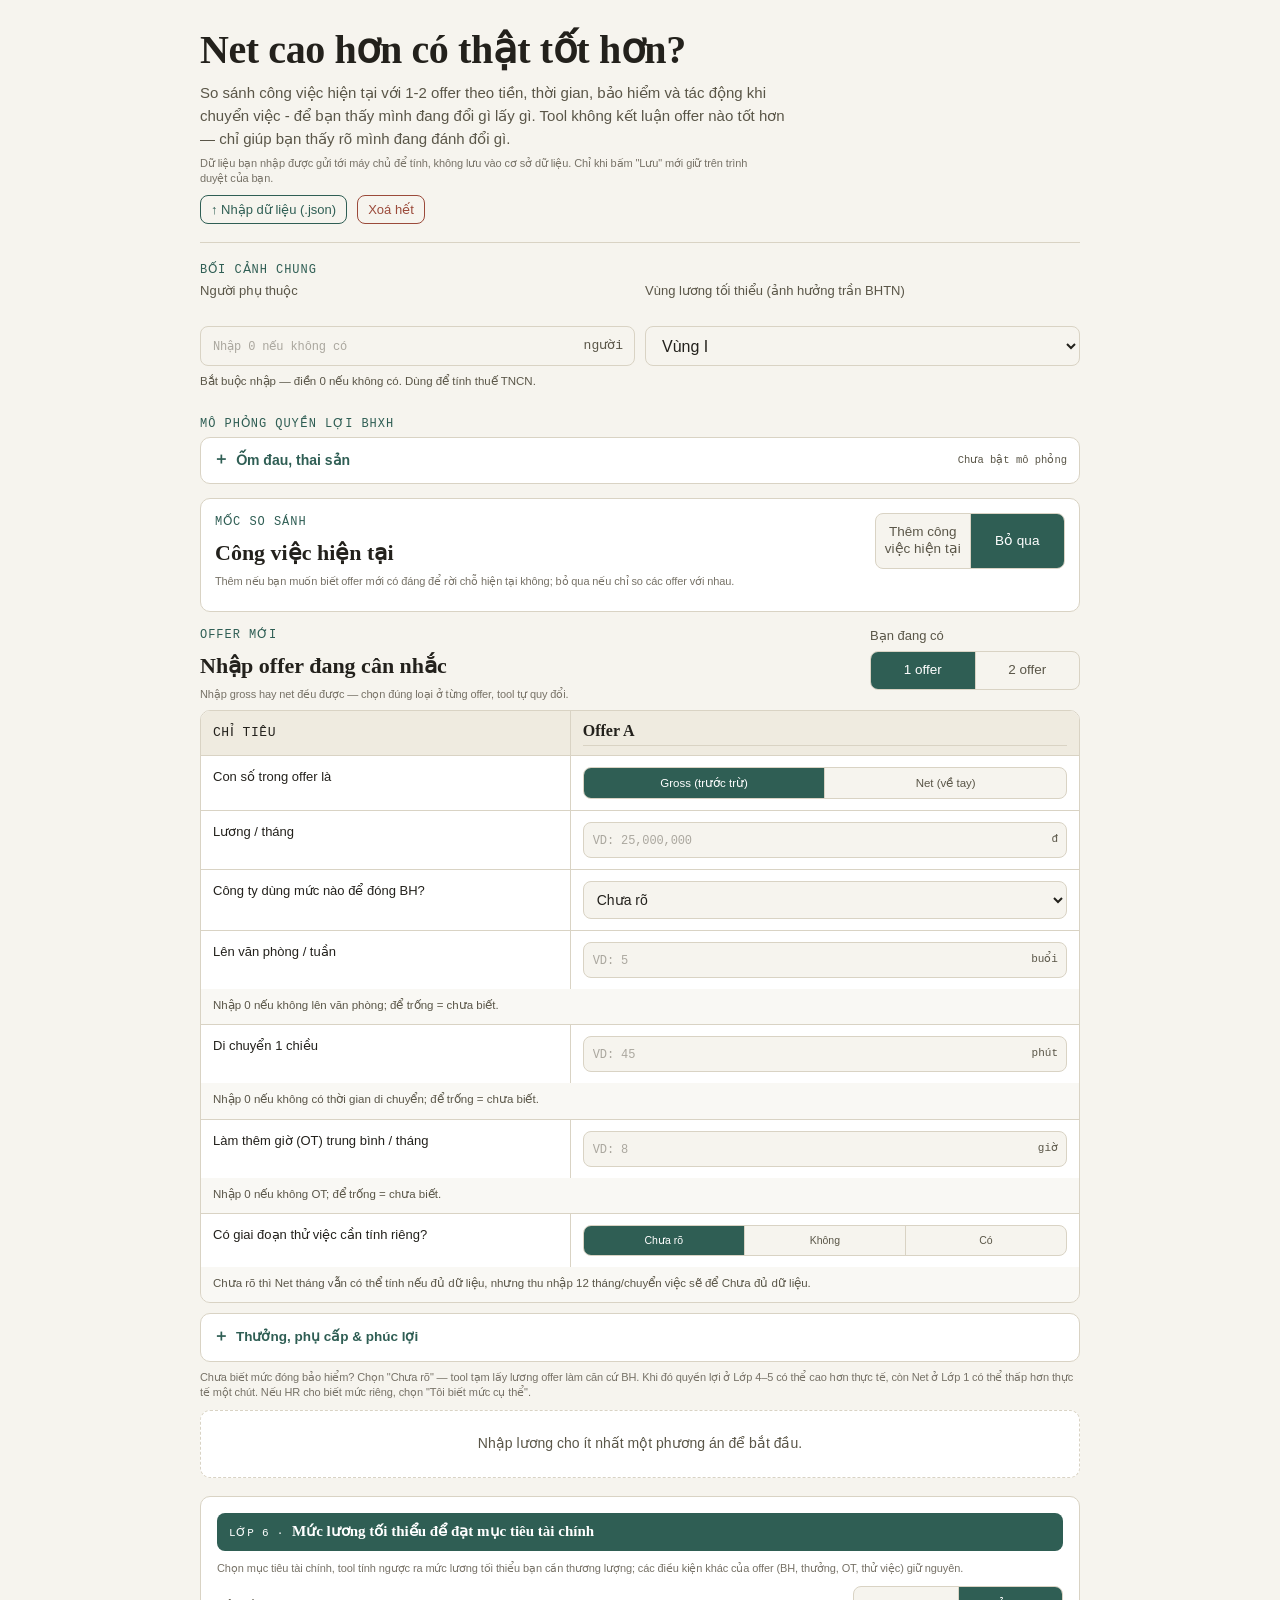
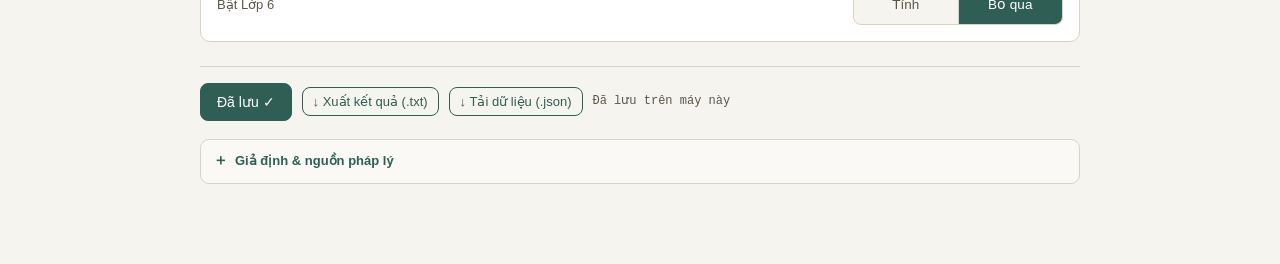
<file: net-cao-hon-co-that-tot-hon.html>
<!DOCTYPE html>
<html lang="vi">
<head>
<meta charset="UTF-8" />
<meta name="viewport" content="width=device-width, initial-scale=1.0" />
<meta name="referrer" content="no-referrer" />
<meta http-equiv="Content-Security-Policy" content="default-src 'self'; script-src 'sha256-tMpgRYGomcobSWN31ObEw7GfaVADxxuTtt8yNZUacZQ='; script-src-attr 'none'; style-src 'self' 'unsafe-inline' https://fonts.googleapis.com; font-src https://fonts.gstatic.com; connect-src https://linkedin-tools-api-test.vercel.app; img-src 'self' data:; object-src 'none'; base-uri 'none'; form-action 'none'" />
<title>Net cao hơn có thật tốt hơn? - V4</title>
<link rel="preconnect" href="https://fonts.googleapis.com">
<link rel="preconnect" href="https://fonts.gstatic.com" crossorigin>
<link href="https://fonts.googleapis.com/css2?family=Be+Vietnam+Pro:wght@400;500;600;700&family=IBM+Plex+Mono:wght@400;500;600&family=Source+Serif+4:opsz,wght@8..60,600;8..60,700&display=swap" rel="stylesheet">
<style>
:root{--paper:#F6F4EE;--paper-2:#EFEBE0;--ink:#23211C;--ink-soft:#5A5648;--moss:#2F5E54;--moss-soft:#3C7064;--clay:#9B4A3A;--line:#D9D3C4;--radius:10px;--serif:'Source Serif 4',Georgia,'Times New Roman',serif;--sans:'Be Vietnam Pro','Segoe UI',Arial,sans-serif;--mono:'IBM Plex Mono',Consolas,'Courier New',monospace}
*{box-sizing:border-box}body{margin:0;background:var(--paper);color:var(--ink);font-family:var(--sans);line-height:1.55;-webkit-font-smoothing:antialiased}.wrap{max-width:920px;margin:0 auto;padding:28px 20px 80px}header h1{font-family:var(--serif);font-weight:700;font-size:clamp(27px,5.5vw,40px);line-height:1.12;margin:0 0 8px;letter-spacing:-.01em}header p.sub{margin:0;color:var(--ink-soft);font-size:15px;max-width:72ch}.rule{height:1px;background:var(--line);border:0;margin:22px 0}.toolbar{display:flex;gap:10px;flex-wrap:wrap;margin:4px 0 18px;align-items:center}.toolbar-bottom{margin:24px 0 8px;padding-top:16px;border-top:1px solid var(--line)}.save-state{font-family:var(--mono);font-size:12px;color:var(--ink-soft)}button.btn{font-family:var(--sans);font-size:14px;cursor:pointer;padding:10px 16px;border-radius:8px;border:1px solid var(--moss);background:var(--moss);color:#fff}button.btn.ghost{background:transparent;color:var(--moss)}button.btn.tiny{padding:6px 10px;font-size:13px}button.btn.danger{border-color:var(--clay);color:var(--clay);background:transparent}.clear-dialog{border:1px solid var(--line);border-radius:var(--radius);padding:20px;max-width:420px;color:var(--ink);background:var(--paper);font-family:var(--sans)}.clear-dialog::backdrop{background:rgba(35,33,28,.28)}.clear-dialog p{margin:0 0 18px}.clear-dialog-actions{display:flex;justify-content:flex-end;gap:10px}.eyebrow{font-family:var(--mono);font-size:12px;letter-spacing:.08em;text-transform:uppercase;color:var(--moss);margin:0 0 4px}h2.sec{font-family:var(--serif);font-weight:600;font-size:22px;margin:0 0 4px}p.hint{color:var(--ink-soft);font-size:14px;margin:0 0 16px;max-width:74ch}.ctx{display:grid;grid-template-columns:repeat(2,minmax(0,1fr));gap:10px;align-items:stretch;margin-bottom:12px}.ctx .field{min-width:0;margin:0;display:flex;flex-direction:column}.ctx .field>label{min-height:38px;display:block;margin-bottom:5px;line-height:1.3}.ctx-label-main,.ctx-label-sub{display:block}.ctx-label-sub{color:var(--ink-soft)}.ctx .suffix-row{width:100%}.ctx .suffix-row input{padding-right:58px}.ctx input[type=number],.ctx select,.ctx .seg{height:40px;min-height:40px}.ctx .seg button{height:38px;padding:0 8px;display:flex;align-items:center;justify-content:center}.offers-in{display:flex;gap:16px;flex-wrap:wrap}.offer-in{flex:1;min-width:290px;background:#fff;border:1px solid var(--line);border-radius:var(--radius);padding:18px}.offer-in .name-in{width:100%;font-family:var(--serif);font-size:19px;font-weight:600;color:var(--ink);border:0;border-bottom:1px solid var(--line);background:transparent;padding:2px 0 8px;margin-bottom:16px}.offer-in .name-in:focus{outline:none;border-bottom-color:var(--moss)}label{display:block;font-size:13px;color:var(--ink-soft);margin:0 0 5px}.field{margin:0 0 14px}input[type=text],input[type=number],input[type=date],select{width:100%;padding:10px 12px;font-family:var(--mono);font-size:16px;color:var(--ink);background:var(--paper);border:1px solid var(--line);border-radius:8px}select{font-family:var(--sans)}input:focus,select:focus{outline:2px solid var(--moss-soft);outline-offset:1px;background:#fff}.suffix-row{position:relative}.suffix-row .suffix{position:absolute;right:12px;top:50%;transform:translateY(-50%);font-family:var(--mono);font-size:13px;color:var(--ink-soft);pointer-events:none}.suffix-row input{padding-right:54px}.seg{display:flex;border:1px solid var(--line);border-radius:8px;overflow:hidden;background:var(--paper)}.seg button{flex:1;border:0;background:transparent;padding:10px 8px;font-family:var(--sans);font-size:13.5px;color:var(--ink-soft);cursor:pointer;border-right:1px solid var(--line);line-height:1.25}.seg button:last-child{border-right:0}.seg button.on{background:var(--moss);color:#fff;font-weight:500}.sub-input{margin-top:10px}.duo{display:flex;gap:10px}.duo .field,.duo input{flex:1;min-width:0}.prob-wrap{margin-top:2px;margin-bottom:14px;padding:12px 11px 2px;background:var(--paper);border:1px solid var(--line);border-radius:8px}.prob-wrap label{margin-bottom:7px}.benefit-note{font-size:11.5px;color:var(--ink-soft);line-height:1.5;margin:7px 0 12px}.benefits{border-top:1px solid var(--line);margin-top:4px;padding-top:4px}.benefits summary{list-style:none;cursor:pointer;color:var(--moss);font-family:var(--sans);font-size:13.5px;font-weight:600;padding:9px 0;display:flex;align-items:center;gap:7px}.benefits summary::-webkit-details-marker{display:none}.benefits summary:before{content:'＋';font-family:var(--mono);font-size:16px}.benefits[open] summary:before{content:'−'}.benefits-body{padding-top:7px}.mini-label{font-family:var(--mono);font-size:11px;letter-spacing:.04em;text-transform:uppercase;color:var(--ink-soft);margin:2px 0 8px}.bh-sim-wrap{margin:2px 0 14px}.bh-sim{background:#fff;border:1px solid var(--line);border-radius:var(--radius);padding:0 12px}.bh-sim summary{list-style:none;cursor:pointer;color:var(--moss);font-family:var(--sans);font-size:14px;font-weight:600;padding:10px 0;display:flex;align-items:center;gap:7px}.bh-sim summary::-webkit-details-marker{display:none}.bh-sim summary:before{content:'＋';font-family:var(--mono);font-size:16px;flex:0 0 auto}.bh-sim[open] summary:before{content:'−'}.bh-summary-title{white-space:nowrap}.bh-summary-state{margin-left:auto;padding-left:10px;min-width:0;text-align:right;color:var(--ink-soft);font-family:var(--mono);font-size:10.5px;font-weight:500;line-height:1.3}.bh-sim-body{border-top:1px solid var(--line);padding:7px 0 9px}.bh-compact-row{display:grid;grid-template-columns:minmax(0,1fr) minmax(130px,.72fr);gap:12px;align-items:center;padding:7px 0}.bh-compact-row+.bh-compact-row{border-top:1px dotted var(--line)}.bh-compact-row label{margin:0;font-size:12.5px;color:var(--ink);line-height:1.4}.bh-control{min-width:0}.bh-control input,.bh-control .seg{height:38px;min-height:38px}.bh-control .seg button{padding:7px 6px}.bh-shared-note{margin:7px 0 0;padding-top:7px;border-top:1px solid var(--line);font-size:10.8px;line-height:1.45;color:var(--ink-soft)}.switch-box{margin:16px 0 20px;background:#fff;border:1px solid var(--line);border-radius:var(--radius);padding:16px}.switch-head{display:flex;gap:18px;justify-content:space-between;align-items:flex-start}.switch-copy{min-width:0;flex:1}.switch-copy .hint{margin-bottom:0}.switch-toggle{width:210px;flex:0 0 210px}.switch-fields{margin-top:16px;padding-top:16px;border-top:1px solid var(--line)}.switch-grid{display:grid;grid-template-columns:repeat(2,minmax(0,1fr));gap:0 14px}.switch-wide{grid-column:1/-1}
.switch-bonus-section{margin-top:14px;padding-top:12px;border-top:1px solid var(--line)}
.switch-bonus-section>.eyebrow{margin:0 0 8px}
.switch-bonus-matrix{border:1px solid var(--line);border-radius:9px;overflow:hidden;background:#fff}
.switch-bonus-row{display:grid;grid-template-columns:minmax(135px,.9fr) repeat(2,minmax(0,1fr));align-items:stretch;border-bottom:1px solid var(--line)}
.switch-bonus-row:last-child{border-bottom:0}
.switch-bonus-row.head{background:var(--paper-2);font-family:var(--mono);font-size:10.5px;letter-spacing:.045em;text-transform:uppercase;color:var(--ink-soft);font-weight:600}
.switch-bonus-label,.switch-bonus-cell{min-width:0;padding:8px 9px;display:flex;align-items:center}
.switch-bonus-label{font-size:12px;line-height:1.35;color:var(--ink)}
.switch-bonus-cell{border-left:1px solid var(--line)}
.switch-bonus-row.head .switch-bonus-label,.switch-bonus-row.head .switch-bonus-cell{padding-top:7px;padding-bottom:7px}
.switch-bonus-control{width:100%;min-width:0}
.switch-bonus-control input,.switch-bonus-control select{width:100%;height:36px;min-height:36px;font-size:12.5px;padding:0 8px;border-radius:8px;box-sizing:border-box}
.switch-bonus-control.suffix-row input{padding-right:24px}
.switch-bonus-control.suffix-row .suffix{right:7px;font-size:9.5px}
.switch-bonus-na{display:block;width:100%;text-align:center;color:var(--ink-soft);font-family:var(--mono)}
.switch-bonus-note{margin:7px 2px 0;font-size:10.5px;line-height:1.45;color:var(--ink-soft)}.switch-result{background:#fff;border:1px solid var(--line);border-radius:var(--radius);padding:16px}.switch-result h4{font-family:var(--serif);font-size:17px;margin:0 0 3px;font-weight:600}.switch-result .subt{font-size:12.5px;color:var(--ink-soft);margin:0 0 10px}.switch-result .row{display:flex;justify-content:space-between;gap:12px;font-size:13px;padding:5px 0;border-bottom:1px dotted var(--line)}.switch-result .row .v{font-family:var(--mono);white-space:nowrap}.switch-result .tot{margin-top:8px;padding-top:9px;border-top:1px solid var(--line);font-weight:600;display:flex;justify-content:space-between;gap:12px;font-size:13.5px}.switch-result .tot .v{font-family:var(--mono);white-space:nowrap}.switch-result .row>*{min-width:0}.switch-result .row.row-wrap .v{white-space:normal;overflow-wrap:anywhere;text-align:right;max-width:68%}.switch-scenarios{margin:10px 0 12px;padding:10px;background:var(--paper-2);border-radius:8px}.switch-scenario-title{font-size:12px;font-weight:600;color:var(--moss);margin-bottom:5px}.switch-scenario-row{display:grid;grid-template-columns:minmax(0,1fr) minmax(145px,.9fr);gap:10px;padding:7px 0;border-bottom:1px dotted var(--line);font-size:12.5px;align-items:start}.switch-scenario-row:last-of-type{border-bottom:0}.switch-scenario-row small{display:block;color:var(--ink-soft);font-size:10.5px;line-height:1.45;margin-top:2px}.switch-scenario-row .v{font-family:var(--mono);text-align:right;white-space:normal;overflow-wrap:anywhere;min-width:0}.switch-scenario-row.combined{font-weight:600}.switch-scenario-note{font-size:10.5px;color:var(--ink-soft);line-height:1.45;margin:7px 0 0;padding-top:6px;border-top:1px solid var(--line)}.solver-box{margin:22px 0 20px;background:#fff;border:1px solid var(--line);border-radius:var(--radius);padding:16px}.solver-head{display:block}.solver-copy{min-width:0}.solver-toggle{width:100%;display:flex;align-items:center;justify-content:space-between;gap:12px;margin-top:10px}.solver-toggle>label{margin:0}.solver-toggle>.seg{width:210px;flex:0 0 210px}.solver-fields{margin-top:14px;padding-top:14px;border-top:1px solid var(--line)}.solver-grid{display:grid;grid-template-columns:repeat(2,minmax(0,1fr));gap:10px 14px}.solver-wide{grid-column:1/-1}.solver-goal{border:1px solid var(--line);border-radius:8px;padding:10px;background:var(--paper)}.solver-goal-head{display:flex;gap:8px;align-items:flex-start;font-size:12.5px;color:var(--ink);font-weight:500}.solver-goal-head input{margin-top:3px;flex:0 0 auto}.solver-goal .sub-input{margin-top:7px}.solver-goal .sub-input[aria-disabled='true']{opacity:.48;pointer-events:none}.solver-note{font-size:11px;line-height:1.5;color:var(--ink-soft);margin:8px 0 0}.solver-layer{margin-top:14px}.solver-result{background:#fff;border-top:1px solid var(--line);padding-top:15px}.solver-result h3{font-family:var(--serif);font-size:20px;margin:0 0 4px}.solver-sub,.solver-foot{font-size:12px;color:var(--ink-soft);line-height:1.5}.solver-hero{background:var(--moss);color:#fff;border-radius:9px;padding:14px 16px;margin:12px 0}.solver-hero span,.solver-hero small{display:block}.solver-hero span{font-size:11px;text-transform:uppercase;letter-spacing:.05em;opacity:.85}.solver-hero strong{display:block;font-family:var(--mono);font-size:21px;line-height:1.25;margin:4px 0}.solver-hero small{font-size:11px;opacity:.9}.solver-row{display:flex;justify-content:space-between;gap:12px;padding:6px 0;border-bottom:1px dotted var(--line);font-size:12.5px}.solver-row .v{font-family:var(--mono);text-align:right;white-space:normal;overflow-wrap:anywhere}.solver-breakdown,.solver-scenarios,.solver-buffer,.solver-annotations,.solver-needs{margin-top:12px;padding:10px 12px;background:var(--paper-2);border-radius:8px}.solver-scenarios p,.solver-buffer p{font-size:10.5px;color:var(--ink-soft);margin:7px 0 0}.solver-premium{font-size:13px}.solver-annotations .ok{color:var(--moss)}.solver-annotations .under{color:var(--clay)}.solver-needs ul{margin:6px 0 0;padding-left:18px;font-size:12px}.solver-foot{margin-top:12px}.diag-card{padding:12px}.diag-card>p{font-size:11.5px;line-height:1.55;color:var(--ink-soft);margin:6px 0 10px}.diag-item,.diag-constraint{display:flex;align-items:center;gap:10px;padding:9px 0;border-bottom:1px dotted var(--line)}.diag-item:last-of-type,.diag-constraint:last-of-type{border-bottom:0}.diag-copy{min-width:0;flex:1}.diag-copy>b{display:block;font-size:12.5px;line-height:1.4;color:var(--ink)}.diag-path{display:block;font-family:var(--mono);font-size:10.5px;line-height:1.45;color:var(--moss);margin-top:2px}.diag-copy>small{display:block;font-size:10.8px;line-height:1.5;color:var(--ink-soft);margin-top:3px}.diag-action{flex:0 0 auto;border:1px solid var(--moss);border-radius:7px;background:#fff;color:var(--moss);font:600 11px var(--sans);padding:6px 9px;cursor:pointer;white-space:nowrap}.diag-action:active{transform:translateY(1px)}.diag-start{padding-top:9px}.diag-start .diag-action{width:100%}.diag-symbol{font-family:var(--mono);font-size:15px;font-weight:700;flex:0 0 18px;text-align:center}.diag-constraint.ok .diag-symbol{color:var(--moss)}.diag-constraint.block .diag-symbol{color:var(--clay)}.diag-constraint .diag-action{min-width:82px}.diag-focus{outline:3px solid var(--moss)!important;outline-offset:3px!important;background:#fff!important;transition:outline-color .2s ease}.no-solution{border-left:3px solid var(--clay)}.assumption-card-wrap{margin:0 0 20px}.assumption-card{background:#fff;border:1px solid var(--line);border-left:4px solid var(--clay);border-radius:var(--radius);padding:15px 16px}.assumption-title{font-family:var(--serif);font-size:17px;font-weight:600;margin-bottom:2px}.assumption-sub{font-size:12.5px;color:var(--ink-soft);margin:0 0 10px}.assumption-group{font-size:13px;margin-top:8px}.assumption-group b{font-size:12.5px}.assumption-group ul{margin:5px 0 0;padding-left:20px}.assumption-group li{margin:3px 0}.assumption-group.assumed b{color:var(--clay)}.assumption-group.confirm b{color:var(--moss)}.switch-callout{font-size:13.5px;font-weight:600;background:var(--paper-2);border-radius:7px;padding:9px 10px;margin:10px 0}.switch-details{margin-top:10px;border-top:1px solid var(--line);padding-top:8px}.switch-details summary{cursor:pointer;color:var(--moss);font-size:12.5px;font-weight:600;list-style:none}.calc-summary::-webkit-details-marker{display:none}.calc-summary::before{content:'＋';font-family:var(--mono);display:inline-block;margin-right:6px}.calc-summary[aria-disabled='true']::before{content:''}details[open]>.calc-summary::before{content:'−'}.switch-detail-body{padding-top:7px}.switch-box-results{margin:26px 0 20px}.switch-box-results #switchLayer{padding-top:16px;border-top:1px solid var(--line)}.switch-box-results .switch-result{border:0;border-radius:0;padding:0;background:transparent}.switch-assumptions{margin-top:14px;padding:11px 12px;background:var(--paper-2);border-left:3px solid var(--moss);border-radius:7px;font-size:12.5px}.switch-assumptions>b{color:var(--moss)}.switch-assumptions ul{margin:6px 0 0;padding-left:19px}.switch-assumptions li{margin:3px 0}.assumption-card-wrap{margin-top:22px}.results{margin-top:6px}.results.hidden{display:none}.layer{margin-bottom:20px}.layer .lnum{font-family:var(--mono);font-size:12px;letter-spacing:.06em;text-transform:uppercase;color:var(--moss);margin:0 0 8px;display:flex;align-items:baseline;gap:8px}.layer .lnum b{font-size:15px;color:var(--ink);font-family:var(--serif);font-weight:600;letter-spacing:0;text-transform:none}.cols{display:flex;gap:14px;flex-wrap:wrap}.col{flex:1;min-width:230px;background:#fff;border:1px solid var(--line);border-radius:var(--radius);padding:16px}.col.win{border-color:var(--moss);border-width:1.5px}.col .cname{font-family:var(--serif);font-size:17px;font-weight:600;margin:0 0 2px;display:flex;align-items:center;gap:8px;flex-wrap:wrap}.col .flag{font-family:var(--mono);font-size:10px;letter-spacing:.04em;text-transform:uppercase;padding:2px 7px;border-radius:20px;background:rgba(47,94,84,.12);color:var(--moss)}.col .big,.basis .big{font-family:var(--mono);font-size:24px;line-height:1.15;color:var(--ink);margin-top:8px}.col .big .u,.basis .big .u{font-size:14px;color:var(--ink-soft)}.col .cap,.basis .cap{font-size:13px;color:var(--ink-soft);margin-top:2px}.col .brk{margin-top:12px;padding-top:12px;border-top:1px solid var(--line)}.col .brk .line{display:flex;justify-content:space-between;gap:10px;font-size:13px;padding:3px 0}.col .brk .line .v{font-family:var(--mono);white-space:nowrap}.col .brk .line.muted{color:var(--ink-soft)}.delta{background:var(--paper-2);border-radius:8px;padding:13px 15px;margin-top:12px;font-size:14px}.delta b{font-family:var(--mono);font-weight:600}.delta .up{color:var(--clay)}.delta .down{color:var(--moss)}.basis{flex:1;min-width:230px;background:#fff;border:1px solid var(--line);border-radius:var(--radius);padding:16px}.basis h4{font-family:var(--serif);font-size:16px;margin:0 0 3px;font-weight:600}.basis .subt{font-size:12.5px;color:var(--ink-soft);margin:0 0 10px}.basis .row{display:flex;justify-content:space-between;gap:12px;font-size:13px;padding:4px 0;border-bottom:1px dotted var(--line)}.basis .row:last-child{border-bottom:0}.basis .row .v{font-family:var(--mono);white-space:nowrap}.basis .tot{margin-top:8px;padding-top:8px;border-top:1px solid var(--line);font-weight:600;display:flex;justify-content:space-between;gap:12px;font-size:13.5px}.basis .tot .v{font-family:var(--mono);white-space:nowrap}.scenario-box{margin-top:12px;padding-top:9px;border-top:1px solid var(--line)}.scenario{display:flex;justify-content:space-between;gap:10px;font-size:13px;padding:4px 0}.scenario .v{font-family:var(--mono);white-space:nowrap}.scenario.muted{color:var(--ink-soft)}.events{background:#fff;border:1px solid var(--line);border-radius:var(--radius);overflow:hidden}.events .erow{display:grid;grid-template-columns:1.5fr 1fr 1fr;gap:8px;padding:11px 15px;border-bottom:1px solid var(--line);font-size:14px;align-items:baseline}.events .erow:last-child{border-bottom:0}.events .erow.head{background:var(--paper-2);font-family:var(--mono);font-size:11px;letter-spacing:.05em;text-transform:uppercase;color:var(--ink-soft)}.events .erow .lbl{color:var(--ink)}.events .erow .lbl small{display:block;color:var(--ink-soft);font-size:12px}.events .erow .va,.events .erow .vb{font-family:var(--mono)}.events .erow .capped{color:var(--clay);font-size:11px}.verdict{margin-top:18px;padding:20px;border-radius:var(--radius);background:var(--moss);color:#fff}.verdict h3{font-family:var(--serif);margin:0 0 10px;font-size:20px;font-weight:600}.verdict p{margin:0 0 10px;font-size:14.5px;opacity:.96}.verdict p:last-child{margin-bottom:0}.verdict .hl{font-family:var(--mono);font-weight:600}.disclaim{font-size:13px;color:var(--ink-soft);background:var(--paper-2);border-radius:8px;padding:13px 15px;margin-top:18px}.src{font-size:12px;color:var(--ink-soft);margin-top:22px;border-top:1px solid var(--line);padding-top:14px;line-height:1.6}.src b{color:var(--ink-soft)}.empty{color:var(--ink-soft);font-size:14px;background:#fff;border:1px dashed var(--line);border-radius:var(--radius);padding:22px;text-align:center}.warn{color:var(--clay)}
@media(max-width:760px){.ctx{grid-template-columns:repeat(2,minmax(0,1fr))}.switch-head{flex-direction:column}.switch-toggle{width:100%;flex-basis:auto}}
@media(max-width:540px){.solver-box{padding:12px;margin:16px 0}.v4-layer>.lnum,.v4-layer-agenda{padding:8px 10px;font-size:10px;gap:6px}.v4-layer>.lnum b,.v4-layer-agenda b{font-size:13.5px;line-height:1.3}.solver-head{display:block}.solver-toggle{width:100%;margin-top:9px}.solver-grid{grid-template-columns:1fr;gap:8px}.solver-wide{grid-column:auto}.solver-result h3{font-size:18px}.solver-hero{padding:12px}.solver-hero strong{font-size:18px}.solver-row{display:grid;grid-template-columns:minmax(0,48%) minmax(0,52%);gap:8px}.solver-row .v{min-width:0}.solver-breakdown,.solver-scenarios,.solver-buffer,.solver-annotations,.solver-needs{padding:9px}.switch-result{padding:12px}.switch-result h4{font-size:16px;line-height:1.35}.switch-result .subt{font-size:11.5px;line-height:1.5}.switch-result .row{display:grid;grid-template-columns:minmax(0,43%) minmax(0,57%);gap:8px;font-size:12px;align-items:start}.switch-result .row .v{min-width:0;white-space:normal;text-align:right;overflow-wrap:anywhere}.switch-result .row.row-wrap{grid-template-columns:minmax(0,34%) minmax(0,66%)}.switch-result .row.row-wrap .v{max-width:none}.switch-result .tot{font-size:12.5px;gap:8px}.switch-result .tot .v{white-space:normal;text-align:right;overflow-wrap:anywhere}.switch-callout{font-size:12.5px;line-height:1.45}.switch-scenarios{padding:8px;margin:8px 0 10px}.switch-scenario-row{grid-template-columns:1fr;gap:3px;padding:6px 0}.switch-scenario-row .v{text-align:left;font-size:11.5px}.switch-scenario-title{font-size:11.5px}.switch-scenario-note{font-size:9.8px}.switch-detail-body{min-width:0}.switch-detail-body [style*="display:flex"]{min-width:0}.verdict{padding:15px}.verdict h3{font-size:18px;line-height:1.35}.verdict p{font-size:13px;line-height:1.55}.verdict [style*="padding:12px 13px"]{padding:10px!important}.verdict ul{padding-left:17px!important}.verdict li{overflow-wrap:anywhere}.events{min-width:0}.events .erow>*{min-width:0;overflow-wrap:anywhere}.basis .row .v,.scenario .v{white-space:normal;overflow-wrap:anywhere;text-align:right}.ctx{grid-template-columns:minmax(0,.72fr) minmax(0,1.28fr);gap:8px;margin-bottom:10px}.ctx .field>label{min-height:34px;font-size:11.5px}.ctx input[type=number],.ctx select{font-size:14px;padding:8px 9px}.bh-sim-wrap{margin-bottom:11px}.bh-sim{padding:0 10px}.bh-sim summary{padding:9px 0}.bh-summary-state{font-size:9px}.bh-compact-row{grid-template-columns:minmax(0,1fr) minmax(112px,.82fr);gap:8px;padding:6px 0}.bh-compact-row label{font-size:11.5px}.bh-control input{font-size:14px;padding:8px 9px}.bh-control .seg button{font-size:11.5px;padding:7px 4px}.bh-shared-note{font-size:9.8px;margin-top:6px;padding-top:6px}.duo{flex-direction:column;gap:0}.switch-grid{grid-template-columns:1fr}.switch-wide{grid-column:auto}.col .big{font-size:22px}.events .erow{grid-template-columns:1.4fr 1fr 1fr}.seg button{font-size:12.5px}}

/* V2 Turn 1: one A/B comparison mental model for offer input */
.offers-in{display:block}.offer-matrix{width:100%;background:#fff;border:1px solid var(--line);border-radius:var(--radius);overflow:hidden}.offer-mrow{display:grid;grid-template-columns:minmax(160px,1.25fr) repeat(2,minmax(0,1fr));align-items:stretch;border-bottom:1px solid var(--line)}.offer-mrow:last-child{border-bottom:0}.offer-mrow.head{background:var(--paper-2);font-family:var(--mono);font-size:11px;letter-spacing:.05em;text-transform:uppercase;color:var(--ink-soft);align-items:center}.offer-mlabel,.offer-mcell{min-width:0;padding:11px 12px}.offer-mlabel{font-size:13px;color:var(--ink);display:flex;align-items:flex-start}.offer-mcell{border-left:1px solid var(--line)}.offer-mrow.head .offer-mlabel,.offer-mrow.head .offer-mcell{padding-top:9px;padding-bottom:9px}.offer-mcell .name-in{width:100%;font-family:var(--serif);font-size:16px;font-weight:600;color:var(--ink);border:0;border-bottom:1px solid var(--line);border-radius:0;background:transparent;padding:2px 0 5px}.offer-mcell .name-in:focus{outline:none;border-bottom-color:var(--moss)}.offer-head-name{display:block;font-family:var(--serif);font-size:16px;font-weight:600;color:var(--ink);padding:2px 0 5px;overflow:hidden;text-overflow:ellipsis;white-space:nowrap}.offer-mcell input[type=text],.offer-mcell select{font-size:14px;padding:9px 9px}.offer-mcell .suffix-row .suffix{right:9px;font-size:11px}.offer-mcell .suffix-row input{padding-right:34px}.offer-mcell .suffix-row.unit-wide input{padding-right:64px}.offer-mcell .seg{width:100%}.offer-mcell .seg button{min-width:0;font-size:11.5px;padding:8px 4px;white-space:normal}.offer-mcell .seg.three button{font-size:10.5px;padding-left:2px;padding-right:2px}.offer-mcell .sub-input{margin-top:7px}.offer-mcell .benefit-note{font-size:10.5px;margin:5px 0 0}.offer-mnote{grid-column:1/-1;padding:8px 12px 10px;font-size:11.5px;line-height:1.5;color:var(--ink-soft);background:rgba(239,235,224,.36)}.offer-mnote.warn{color:var(--clay)}.offer-mna{color:var(--ink-soft);font-family:var(--mono);display:block;padding:8px 0}.compare-benefits{margin-top:10px;padding:0 12px;background:#fff;border:1px solid var(--line);border-radius:var(--radius)}.compare-benefits summary{padding:11px 0}.compare-benefits .benefits-body{padding:0 0 12px}.compare-benefits .offer-matrix{border-radius:8px}.offer-mcell .control-stack>*+*{margin-top:7px}.prob-duration-input{display:grid;grid-template-columns:minmax(0,1fr) 88px;gap:6px;align-items:start}.prob-duration-input select{min-width:0;padding-left:7px;padding-right:5px}.prob-duration-help{margin-bottom:0!important}
@media(max-width:540px){.switch-core-grid{grid-template-columns:1fr}.switch-bonus-row{grid-template-columns:34% 33% 33%}.switch-bonus-label,.switch-bonus-cell{padding:7px 6px}.switch-bonus-label{font-size:10.8px;line-height:1.35}.switch-bonus-row.head{font-size:9.2px;letter-spacing:.025em}.switch-bonus-control input,.switch-bonus-control select{height:34px!important;min-height:34px!important;font-size:11px!important;padding-top:0!important;padding-bottom:0!important}.switch-bonus-control.suffix-row input{padding-right:21px!important}.switch-bonus-control.suffix-row .suffix{right:5px;font-size:8.8px}.switch-bonus-note{font-size:9.8px;line-height:1.42;margin-top:6px}.switch-legacy-inline{font-size:9.8px;padding:6px 8px;margin-bottom:7px}.prob-duration-input{grid-template-columns:1fr}.prob-duration-input select{font-size:10.5px}.wrap{padding-left:10px;padding-right:10px}.offer-mrow{grid-template-columns:34% 33% 33%}.offer-mlabel,.offer-mcell{padding:9px 7px}.offer-mlabel{font-size:11.5px;line-height:1.4}.offer-mrow.head .offer-mlabel,.offer-mrow.head .offer-mcell{padding:8px 6px}.offer-mcell .name-in{font-size:13px}.offer-head-name{font-size:13px}.offer-mcell input[type=text],.offer-mcell select{font-size:12.5px;padding:8px 6px}.offer-mcell .suffix-row input{padding-right:24px}.offer-mcell .suffix-row.unit-wide input{padding-right:53px}.offer-mcell .suffix-row .suffix{right:5px;font-size:10px}.offer-mcell .seg button{font-size:10.5px;padding:8px 2px;line-height:1.15}.offer-mcell .seg.three button{font-size:9.5px}.offer-mnote{padding:7px 8px 9px;font-size:10.5px}.events .erow{grid-template-columns:38% 31% 31%;gap:4px;padding:10px 8px;font-size:12.5px}.events .erow.head{font-size:9.5px}.events .erow .lbl small{font-size:10.5px}.events .erow .va,.events .erow .vb{font-size:11.5px;min-width:0;overflow-wrap:anywhere}}

/* V2 Turn 4: OT progressive disclosure inside the persistent A/B matrix */
.ot-mini-pair{display:grid;grid-template-columns:minmax(0,1fr) minmax(0,1fr);gap:6px}.ot-inline-help{font-size:10.5px;line-height:1.45;margin:5px 0 0;color:var(--clay)}.ot-inline-help:empty{display:none}.ot-config-cell .offer-mna{padding:7px 0}.ot-config-cell select{font-size:12px}.ot-config-cell .control-stack>*+*{margin-top:6px}
@media(max-width:540px){.ot-mini-pair{grid-template-columns:1fr;gap:4px}.ot-config-cell select{font-size:10px;padding-left:4px;padding-right:3px}.ot-inline-help{font-size:9.5px}.ot-config-cell .suffix-row input{padding-right:22px}}

/* V3: Current Job + up to 2 offers, while detailed matrices remain pairwise. */
.v3-current-box{margin:14px 0 22px;background:#fff;border:1px solid var(--line);border-radius:var(--radius);padding:14px}.v3-section-head{display:flex;gap:16px;align-items:flex-start;justify-content:space-between}.v3-section-copy{min-width:0;flex:1}.v3-section-actions{flex:0 0 190px}.v3-current-fields{margin-top:12px;padding-top:12px;border-top:1px solid var(--line)}.v3-current-matrix .offer-mrow{grid-template-columns:minmax(160px,1.25fr) minmax(0,1fr)}.v3-current-matrix .offer-mcell{min-width:0}.v3-current-matrix .offer-mrow.head .offer-mcell{background:var(--paper-2)}.v3-current-matrix .offer-mnote{grid-column:1/-1}.v3-current-benefits{margin-top:10px}.v3-current-benefits .offer-matrix{border-radius:8px}.v3-current-benefits .benefits-body{padding:0 0 12px}.v3-current-matrix .current-ot-row[hidden]{display:none}.v3-current-matrix .ot-current-help{font-size:10.5px;line-height:1.45;margin:5px 0 0;color:var(--clay)}.v3-current-matrix .ot-current-help:empty{display:none}.v3-offer-intro{display:flex;gap:16px;justify-content:space-between;align-items:flex-start}.v3-offer-count{flex:0 0 210px}.offers-in.one-offer .offer-mrow{grid-template-columns:minmax(118px,42%) minmax(0,58%)}.offers-in.one-offer .offer-mrow>.offer-mcell:nth-child(3){display:none}.v3-results-head{margin-bottom:14px}.v3-mode-title{font-family:var(--serif);font-size:21px;margin:0 0 9px}.v3-pairs{display:flex;gap:7px;flex-wrap:wrap;margin:8px 0 2px}.v3-pair-btn{border:1px solid var(--line);background:#fff;border-radius:999px;padding:7px 10px;font:600 11.5px var(--sans);color:var(--ink);cursor:pointer}.v3-pair-btn.on{border-color:var(--moss);background:rgba(47,94,84,.08);color:var(--moss)}.v3-pair-btn.all{font-weight:700}.v3-pair-note{font-size:10.8px;line-height:1.45;color:var(--ink-soft);margin:5px 0 0}.v3-three-matrix .erow{grid-template-columns:minmax(100px,1.15fr) repeat(3,minmax(0,1fr));gap:6px;padding:10px}.v3-three-matrix .erow>*{min-width:0;overflow-wrap:anywhere}.v3-three-matrix .erow.head span:not(:first-child){white-space:nowrap;overflow:hidden;text-overflow:ellipsis}.v3-three-value{display:block;font-family:var(--mono);font-size:11.5px;line-height:1.35;overflow-wrap:anywhere}.v3-three-value.strong{font-weight:600}.v3-three-value.best{color:var(--moss);font-weight:600}.v3-three-matrix .lbl small{font-size:10px;line-height:1.35}.v3-summary{margin:0 0 14px}.v3-summary-title{font-size:12px;text-transform:uppercase;letter-spacing:.06em;color:var(--ink-soft);margin-bottom:7px}.v3-summary-grid{display:grid;grid-template-columns:repeat(3,minmax(0,1fr));gap:8px}.v3-summary-card{border:1px solid var(--line);border-radius:9px;padding:10px;background:#fff;min-width:0}.v3-summary-name{font-weight:600;font-size:12px;display:flex;gap:6px;align-items:center;min-width:0}.v3-badge{font:600 9px var(--mono);padding:2px 5px;border-radius:999px;background:var(--paper-2);color:var(--moss)}.v3-summary-card strong{display:block;font:600 14px var(--mono);margin:5px 0}.v3-summary-card span:not(.v3-badge){display:block;font-size:10.5px;line-height:1.45;color:var(--ink-soft);overflow-wrap:anywhere}.v3-baseline-note{padding:8px 10px;border-radius:7px;background:var(--paper-2);font-size:11px;line-height:1.5;color:var(--ink-soft)}.v3-solver-wrap{display:grid;grid-template-columns:repeat(2,minmax(0,1fr));gap:10px}.v3-solver-wrap>.solver-foot{grid-column:1/-1}.v3-solver-card{min-width:0}.solver-actual{font-size:12px;line-height:1.5}.v3-hidden{display:none!important}
@media(max-width:700px){.v3-section-head,.v3-offer-intro{display:block}.v3-section-actions,.v3-offer-count{width:auto;margin-top:10px}.v3-summary-grid{grid-template-columns:1fr}.v3-summary-card{display:grid;grid-template-columns:minmax(0,1fr) auto;gap:3px 8px;align-items:start}.v3-summary-card strong{margin:0;text-align:right}.v3-summary-card span:not(.v3-badge){grid-column:1/-1}.v3-solver-wrap{grid-template-columns:1fr}.v3-solver-wrap>.solver-foot{grid-column:auto}}
@media(max-width:540px){.v3-current-box{padding:11px;margin:12px 0 16px}.v3-current-matrix .offer-mrow{grid-template-columns:minmax(104px,39%) minmax(0,61%)}.v3-current-matrix .offer-mlabel,.v3-current-matrix .offer-mcell{padding:9px 7px}.v3-current-matrix .offer-mrow.head .offer-mlabel,.v3-current-matrix .offer-mrow.head .offer-mcell{padding:8px 6px}.v3-current-matrix .ot-current-help{font-size:9.5px}.v3-mode-title{font-size:18px}.v3-pair-btn{font-size:10.5px;padding:6px 8px}.v3-summary-card{padding:8px}.offers-in.one-offer .offer-mrow{grid-template-columns:minmax(104px,39%) minmax(0,61%)}.ctx{grid-template-columns:repeat(2,minmax(0,1fr));gap:8px}.ctx .field>label{min-height:38px;font-size:11.5px;line-height:1.3}.ctx input[type=number],.ctx select{font-size:14px;padding-left:9px;padding-right:9px}.ctx .suffix-row input{padding-right:48px}.ctx .suffix-row .suffix{font-size:10.5px;right:8px}.diag-item,.diag-constraint{align-items:flex-start;gap:7px}.diag-action{font-size:10.5px;padding:6px 7px}.diag-copy>b{font-size:12px}.diag-path{font-size:10px}.diag-constraint .diag-action{min-width:72px}.v3-three-matrix .erow{grid-template-columns:minmax(82px,1.08fr) repeat(3,minmax(0,1fr));gap:4px;padding:8px 5px;font-size:10px}.v3-three-matrix .erow.head{font-size:8.5px}.v3-three-value{font-size:9.6px}.v3-three-matrix .lbl small{font-size:8.5px}.v3-pair-note{font-size:9.8px}}


/* Unit-field contract: suffix is stable in empty, filled and cleared states. */
.suffix-row .suffix{opacity:1;visibility:visible}
.suffix-row[data-unit-field="1"] .suffix{color:var(--ink-soft)}

/* V3 mobile input hygiene: the suffix is the canonical unit; examples stay compact. */
input::placeholder{font-family:var(--mono);font-size:12px;letter-spacing:-.01em;color:#8E8A80;opacity:.72}
@media(max-width:540px){
 input[type=text],input[type=number],input[type=date],.offer-mcell input[type=text],.ctx input[type=number],.bh-control input{font-size:16px!important}
 .offer-mcell input::placeholder{font-size:11px}
 .offers-in:not(.one-offer) .offer-mcell input::placeholder{font-size:clamp(7px,2.1vw,9px);letter-spacing:-.035em}
 .ctx input::placeholder,.bh-control input::placeholder{font-size:11px}
 .offer-mcell .suffix-row input{padding-right:25px}
 .offer-mcell .suffix-row.unit-wide input{padding-right:38px}
 .offer-mcell .suffix-row .suffix{right:5px;font-size:9.5px}
 .ctx .suffix-row input{padding-right:44px}
 .ctx .suffix-row .suffix{font-size:10px;right:7px}
 .bh-control .suffix-row input{padding-right:42px}
 .bh-control .suffix-row .suffix{font-size:10px;right:7px}
}
@media(max-width:340px){
 .offers-in:not(.one-offer) .offer-mcell input::placeholder{font-size:7px;letter-spacing:-.045em}
 .offers-in:not(.one-offer) .offer-mcell .suffix-row input{padding-left:4px;padding-right:22px}
 .offers-in:not(.one-offer) .offer-mcell .suffix-row.unit-wide input{padding-right:34px}
 .offers-in:not(.one-offer) .offer-mcell .suffix-row .suffix{right:3px;font-size:8.5px}
}


/* V4: copy-light presentation. V3 logic/layout primitives are intentionally preserved. */
/* V4 compact UX: show decision signal first, details on demand. */
.v4-conditional-help{margin:8px 0 14px;padding:8px 10px;border-left:3px solid var(--moss);background:rgba(47,94,84,.055);font-size:12px;color:var(--ink-soft)}
.v4-layer{padding:14px 0;margin-bottom:14px}.v4-layer>.lnum,.v4-layer-agenda{margin:0 0 10px;padding:9px 12px;background:var(--moss);color:#fff;border-radius:8px;display:flex;align-items:baseline;gap:8px;font-family:var(--mono);font-size:11px;line-height:1.3;letter-spacing:.07em;text-transform:uppercase}.v4-layer>.lnum b,.v4-layer-agenda b{color:#fff;font-family:var(--serif);font-size:15px;font-weight:600;letter-spacing:0;text-transform:none}.v4-layer-main{margin:0 0 7px}.v4-primary-label{font-size:11px;color:var(--ink-soft);margin-bottom:5px}.v4-primary-grid{display:grid;grid-template-columns:repeat(auto-fit,minmax(130px,1fr));gap:8px}.v4-primary-option{background:#fff;border:1px solid var(--line);border-radius:8px;padding:9px 10px;min-width:0}.v4-primary-option>span{display:block;font-size:10.5px;color:var(--ink-soft);white-space:nowrap;overflow:hidden;text-overflow:ellipsis}.v4-primary-option>strong{display:block;margin-top:2px;font-family:var(--mono);font-size:15px;line-height:1.35;overflow-wrap:anywhere}.v4-layer-insight{margin:5px 0 8px!important;padding:0!important;background:none!important;border:0!important;font-size:12.5px!important;color:var(--ink-soft)!important}.v4-layer-details{margin-top:6px;border-top:1px solid var(--line)}.v4-layer-details>summary{cursor:pointer;list-style:none;color:var(--moss);font-size:12.5px;font-weight:600;padding:8px 0}.v4-layer-details>summary::-webkit-details-marker{display:none}.v4-layer-details>summary:before{content:'＋';font-family:var(--mono);margin-right:6px}.v4-layer-details[open]>summary:before{content:'−'}.v4-layer-details:not([open])>:not(summary),.switch-details:not([open])>:not(summary){display:none!important}#v3Summary:empty,#v3Pairs:empty,#v3PairHint:empty{display:none!important;margin:0!important;padding:0!important}.v4-layer-details>.cols,.v4-layer-details>.events{padding-top:4px}.v4-backend-detail{margin-top:8px}.v4 .v3-current-box .v3-section-copy,.v4 .v3-offer-intro>div:first-child{align-self:center}

.v4 p.hint{margin-bottom:10px}.v4 .rule{margin:18px 0}.v4 .toolbar{margin-bottom:14px}
.v4 .v3-current-box{margin-bottom:14px}.v4 .solver-box{margin-top:18px}.v4 .switch-box{margin-top:14px}
.v4-legal{margin:18px 0 0;border:1px solid var(--line);border-radius:9px;background:rgba(255,255,255,.45);padding:0 12px}
.v4-legal>summary{cursor:pointer;list-style:none;color:var(--moss);font-weight:600;font-size:13px;padding:10px 0;display:flex;align-items:center;gap:7px}
.v4-legal>summary::-webkit-details-marker{display:none}.v4-legal>summary:before{content:'＋';font-family:var(--mono);font-size:15px}.v4-legal[open]>summary:before{content:'−'}
.v4-legal-body{border-top:1px solid var(--line);padding:10px 0 2px}.v4-legal-body .disclaim{margin-top:0}
.v4-micro-note{margin:4px 0 9px;color:#777267;font-size:11px;line-height:1.38;font-weight:400;letter-spacing:-.01em}
.v4-header-note{margin-top:5px;max-width:92ch}
.v4-insurance-note{margin:8px 0 10px}
.v4-layer-note{margin:0 0 8px}
.v4-switch-note{margin:3px 0 0}
@media(max-width:540px){
 .v4-micro-note{font-size:clamp(7px,2.05vw,9px);line-height:1.28;letter-spacing:-.035em;margin-bottom:7px}
 .v4-header-note{margin-top:4px}
 .v4-insurance-note{margin-top:7px}
 .v4-layer-note{margin-bottom:6px}
 .v4-switch-note{margin-top:3px}
 /* Keep collapsed result layers visually tight on mobile. The previous
    14px bottom padding + 14px margin + 14px next-layer top padding stacked
    into a large empty band below "Xem cách tính". */
 .v4-layer{padding:8px 0 0;margin-bottom:6px}
 .v4-layer+.v4-layer{padding-top:6px}
 .v4-layer-details>summary{padding:7px 0 4px}
}

/* V4 mobile control rhythm.
   Do not force every interactive control to the same size.
   Keep three visual families consistent instead:
   1) compact value + suffix fields,
   2) segmented choices,
   3) selects/dropdowns. */
@media(max-width:540px){
 /* 1) Compact numeric/value fields - reference style for "1 tháng", "3 tháng", "12 ngày", "0 đ". */
 .v4 .offer-mcell .suffix-row input,
 .v4 .offer-mcell input[type=text]:not(.name-in),
 .v4 .offer-mcell input[type=number],
 .v4 .prob-duration-input input,
 .v4 .bh-control input{
  box-sizing:border-box;
  min-height:0!important;
  height:38px!important;
  padding-top:0!important;
  padding-bottom:0!important;
  font-size:14px!important;
  line-height:1.15!important;
  border-radius:8px;
 }
 .v4 .offer-mcell .suffix-row .suffix{
  font-size:10px;
  line-height:1;
 }
 .v4 .bh-control .suffix-row .suffix{
  font-size:10px;
  line-height:1;
 }

 /* Wider form sections may breathe slightly more, while staying compact. */
 .v4 .switch-grid input[type=text],
 .v4 .switch-grid input[type=number],
 .v4 .switch-grid input[type=date],
 .v4 .solver-box input[type=text],
 .v4 .solver-box input[type=number],
 .v4 .solver-box input[type=date],
 .v4 .ctx input[type=number]{
  box-sizing:border-box;
  min-height:0!important;
  height:40px!important;
  padding-top:0!important;
  padding-bottom:0!important;
  font-size:15px!important;
  line-height:1.15!important;
  border-radius:8px;
 }

 /* 2) Segmented controls - visually lighter than numeric fields. */
 .v4 .offer-mcell .seg,
 .v4 .bh-control .seg{
  box-sizing:border-box;
  min-height:0!important;
  height:36px!important;
  border-radius:8px;
 }
 .v4 .offer-mcell .seg button,
 .v4 .offer-mcell .seg.three button,
 .v4 .bh-control .seg button{
  height:100%!important;
  min-height:0!important;
  padding:0 4px!important;
  display:flex!important;
  align-items:center!important;
  justify-content:center!important;
  font-size:11.5px!important;
  line-height:1.1!important;
  white-space:normal;
 }
 .v4 .ctx .seg,
 .v4 .switch-toggle .seg,
 .v4 .solver-toggle .seg{
  min-height:0!important;
  height:38px!important;
 }
 .v4 .ctx .seg button,
 .v4 .switch-toggle .seg button,
 .v4 .solver-toggle .seg button{
  height:100%!important;
  min-height:0!important;
  padding:0 6px!important;
  font-size:12.5px!important;
  line-height:1.1!important;
 }

 /* 3) Selects/dropdowns - same compact family as fields, but smaller type. */
 .v4 .offer-mcell select,
 .v4 .prob-duration-input select,
 .v4 .bh-control select{
  box-sizing:border-box;
  min-height:0!important;
  height:38px!important;
  padding-top:0!important;
  padding-bottom:0!important;
  font-size:12.5px!important;
  line-height:1.15!important;
  border-radius:8px;
 }
 .v4 .switch-grid select,
 .v4 .solver-box select,
 .v4 .ctx select{
  box-sizing:border-box;
  min-height:0!important;
  height:40px!important;
  padding-top:0!important;
  padding-bottom:0!important;
  font-size:14px!important;
  line-height:1.15!important;
  border-radius:8px;
 }

 /* Keep the two probation-duration controls visually paired without making them oversized. */
 .v4 .prob-duration-input{gap:6px}
}
</style>
</head>
<body class="v4">
<div class="wrap">
<header>
<h1>Net cao hơn có thật tốt hơn?</h1>
<p class="sub">So sánh công việc hiện tại với 1-2 offer theo tiền, thời gian, bảo hiểm và tác động khi chuyển việc - để bạn thấy mình đang đổi gì lấy gì. Tool không kết luận offer nào tốt hơn — chỉ giúp bạn thấy rõ mình đang đánh đổi gì.</p>
<p class="v4-micro-note v4-header-note">Dữ liệu bạn nhập được gửi tới máy chủ để tính, không lưu vào cơ sở dữ liệu. Chỉ khi bấm "Lưu" mới giữ trên trình duyệt của bạn.</p>
</header>
<div class="toolbar toolbar-top">
<button class="btn ghost tiny" id="importBtn">↑ Nhập dữ liệu (.json)</button>
<input type="file" id="importInput" accept="application/json" style="display:none">
<button class="btn danger tiny" id="clearBtn">Xoá hết</button>
</div>
<dialog id="clearDialog" class="clear-dialog"><p>Xoá toàn bộ dữ liệu đã nhập? Hành động này không hoàn tác được.</p><div class="clear-dialog-actions"><button type="button" class="btn ghost tiny" id="clearCancelBtn">Huỷ</button><button type="button" class="btn danger tiny" id="clearConfirmBtn">Xoá</button></div></dialog>
<div id="migrationNotice" class="assumption-note" style="display:none;margin-top:10px"></div>
<hr class="rule">
<p class="eyebrow">Bối cảnh chung</p>
<div class="ctx">
<div class="field"><label for="deps"><span class="ctx-label-main">Người phụ thuộc</span></label><div class="suffix-row" data-unit-field="1"><input type="number" id="deps" min="0" step="1" inputmode="numeric" placeholder="Nhập 0 nếu không có"><span class="suffix">người</span></div><p class="benefit-note">Bắt buộc nhập — điền 0 nếu không có. Dùng để tính thuế TNCN.</p></div>
<div class="field"><label for="region"><span class="ctx-label-main">Vùng lương tối thiểu (ảnh hưởng trần BHTN)</span></label><select id="region"><option value="I">Vùng I</option><option value="II">Vùng II</option><option value="III">Vùng III</option><option value="IV">Vùng IV</option></select></div>
</div>
<div class="bh-sim-wrap">
<p class="eyebrow">Mô phỏng quyền lợi BHXH</p>
<details class="bh-sim" id="bhSim">
<summary><span class="bh-summary-title">Ốm đau, thai sản</span><span class="bh-summary-state" id="bhSummaryState">Chưa bật mô phỏng</span></summary>
<div class="bh-sim-body">
<div class="bh-compact-row"><label for="sickDays">Số ngày nghỉ ốm</label><div class="bh-control"><div class="suffix-row" data-unit-field="1"><input type="number" id="sickDays" min="0" step="1" inputmode="numeric" placeholder="VD: 5"><span class="suffix">ngày</span></div></div></div>
<div class="bh-compact-row"><label>Xét chế độ thai sản (LĐ nữ)</label><div class="bh-control"><div class="seg" id="matSeg"><button data-v="show">Có</button><button data-v="hide" class="on">Không</button></div></div></div>

</div>
</details>
</div>
<div class="v3-current-box" id="currentBox">
  <div class="v3-section-head"><div class="v3-section-copy"><p class="eyebrow">Mốc so sánh</p><h2 class="sec">Công việc hiện tại</h2><p class="v4-micro-note v4-layer-note">Thêm nếu bạn muốn biết offer mới có đáng để rời chỗ hiện tại không; bỏ qua nếu chỉ so các offer với nhau.</p></div><div class="v3-section-actions"><div class="seg" id="currentEnabledSeg"><button data-v="on">Thêm công việc hiện tại</button><button data-v="off" class="on">Bỏ qua</button></div></div></div>
  <div class="v3-current-fields" id="currentFields" style="display:none"></div>
</div>
<div class="v3-offer-intro"><div><p class="eyebrow">Offer mới</p><h2 class="sec">Nhập offer đang cân nhắc</h2><p class="v4-micro-note v4-layer-note">Nhập gross hay net đều được — chọn đúng loại ở từng offer, tool tự quy đổi.</p></div><div class="v3-offer-count"><label>Bạn đang có</label><div class="seg" id="offerCountSeg"><button data-v="1" class="on">1 offer</button><button data-v="2">2 offer</button></div></div></div>
<div class="offers-in one-offer" id="offersIn"></div>
<div id="v4ConditionalHelp" class="v4-conditional-help" style="display:none"></div>
<p class="v4-micro-note v4-insurance-note">Chưa biết mức đóng bảo hiểm? Chọn "Chưa rõ" — tool tạm lấy lương offer làm căn cứ BH. Khi đó quyền lợi ở Lớp 4–5 có thể cao hơn thực tế, còn Net ở Lớp 1 có thể thấp hơn thực tế một chút. Nếu HR cho biết mức riêng, chọn "Tôi biết mức cụ thể".</p>
<div id="empty" class="empty">Nhập lương cho ít nhất một phương án để bắt đầu.</div>
<div class="results hidden" id="results">
<div class="v3-results-head"><div id="v3Summary"></div><h2 class="v3-mode-title" id="v3ModeTitle"></h2><div class="v3-pairs" id="v3Pairs"></div><p class="v3-pair-note" id="v3PairHint"></p></div>
<div class="layer v4-layer" data-v4-layer="1"><p class="lnum">Lớp 1 · <b>Tiền về tay mỗi tháng</b></p><div class="v4-layer-main" id="l1main"></div><div class="delta v4-layer-insight" id="l1delta"></div><details class="v4-layer-details"><summary>Xem cách tính</summary><div class="cols" id="l1cols"></div></details></div>
<div class="layer v4-layer" data-v4-layer="2"><p class="lnum">Lớp 2 · <b>Nếu làm đủ 12 tháng</b></p><p class="v4-micro-note v4-layer-note">Quy cả hai phương án về cùng 12 tháng làm việc. Không phải số tiền từ hôm nay đến 31/12.</p><div class="v4-layer-main" id="annualmain"></div><div class="delta v4-layer-insight" id="annualdelta"></div><details class="v4-layer-details"><summary>Xem cách tính</summary><div class="cols" id="annualcols"></div></details></div>
<div class="layer v4-layer" data-v4-layer="3"><p class="lnum">Lớp 3 · <b>Thời gian bạn bỏ ra để có mức thu nhập đó</b></p><p class="v4-micro-note v4-layer-note">Giả định 176h/tháng; đi lại và OT được cộng vào thời gian. Ngày phép hưởng lương được trừ khỏi tổng thời gian bạn phải làm trong năm vì bạn vẫn nhận lương nhưng không phải làm việc trong những ngày đó. Tool không coi ngày phép là một khoản tiền cộng thêm.</p><div class="v4-layer-main" id="tmain"></div><div class="delta v4-layer-insight" id="tdelta"></div><details class="v4-layer-details"><summary>Xem cách tính</summary><div class="cols" id="tcols"></div></details></div>
<div class="layer v4-layer" data-v4-layer="4"><p class="lnum">Lớp 4 · <b>Căn cứ đóng bảo hiểm</b></p><div class="v4-layer-main" id="l2main"></div><div class="v4-layer-insight" id="l4insight"></div><details class="v4-layer-details"><summary>Xem cách tính</summary><div class="cols" id="l2basis"></div></details></div>
<div class="layer v4-layer" data-v4-layer="5"><p class="lnum">Lớp 5 · <b>Nếu có biến cố</b></p><p class="v4-micro-note v4-layer-note">Dùng mức lương làm căn cứ đóng BH đã nhập ở trên. Tool chỉ mô phỏng số tiền, không kiểm tra điều kiện hưởng.</p><div class="v4-layer-main" id="l3main"></div><div class="v4-layer-insight" id="l5insight"></div><details class="v4-layer-details"><summary>Xem cách tính</summary><div class="events" id="l3events"></div></details></div>
<div class="switch-box switch-box-results">
  <div class="switch-head">
    <div class="switch-copy">
      <p class="eyebrow">Thời điểm chuyển việc</p>
      <h2 class="sec">Nếu chuyển việc thì sao?</h2>
      <p class="v4-micro-note v4-switch-note">So sánh phần còn lại của năm từ ngày sau khi nghỉ đến 31/12: ở lại nhận bao nhiêu, sang offer mới nhận bao nhiêu. Chưa mô phỏng quyết toán thuế khi đổi nơi làm việc.</p>
    </div>
    <div class="switch-toggle">
      <label>Tính thêm tác động khi chuyển việc</label>
      <div class="seg" id="switchEnabledSeg"><button data-v="on" class="on">Tính thêm</button><button data-v="off">Bỏ qua</button></div>
    </div>
  </div>
  <div class="switch-fields" id="switchFields" style="display:none"></div>
  <div id="switchLayer" style="display:none;margin-top:16px"><div id="switchingResult"></div></div>
</div>
<div class="assumption-card-wrap" id="assumptionLayer" style="display:none"><div id="assumptionContent"></div></div>
<div class="verdict" id="verdict"></div>
</div>
<div class="solver-box" id="solverBox">
  <div class="solver-head">
    <div class="solver-copy"><p class="v4-layer-agenda">Lớp 6 · <b>Mức lương tối thiểu để đạt mục tiêu tài chính</b></p><p class="v4-micro-note v4-layer-note">Chọn mục tiêu tài chính, tool tính ngược ra mức lương tối thiểu bạn cần thương lượng; các điều kiện khác của offer (BH, thưởng, OT, thử việc) giữ nguyên.</p></div>
    <div class="solver-toggle"><label>Bật Lớp 6</label><div class="seg" id="solverEnabledSeg"><button data-v="on">Tính</button><button data-v="off" class="on">Bỏ qua</button></div></div>
  </div>
  <div class="solver-fields" id="solverFields" style="display:none"></div>
  <div class="solver-layer" id="solverLayer" style="display:none"><div id="solverResult"></div></div>
</div>
<div class="toolbar toolbar-bottom">
<button class="btn" id="saveBtn">Lưu</button>
<button class="btn ghost tiny" id="exportBtn">↓ Xuất kết quả (.txt)</button>
<button class="btn ghost tiny" id="backupBtn">↓ Tải dữ liệu (.json)</button>
<span class="save-state" id="saveState"></span>
</div>
<details class="v4-legal"><summary>Giả định & nguồn pháp lý</summary><div class="v4-legal-body"><div class="disclaim">Đây là công cụ mô phỏng để so sánh, không thay thế tư vấn payroll/pháp lý. Dữ liệu các phương án được gửi tới máy chủ để tính toán. Ứng dụng không ghi nội dung phương án vào cơ sở dữ liệu; nếu bấm Lưu, dữ liệu được giữ trên trình duyệt của bạn. “Phụ cấp cố định” trong tool được hiểu là khoản trả thêm ngoài mức lương offer và chịu thuế TNCN. Căn cứ BH dùng theo lựa chọn ở từng offer; nếu để "Chưa rõ", tool tạm lấy mức lương offer làm căn cứ BH; mức cụ thể bạn nhập luôn được ưu tiên. Thưởng hiệu suất chỉ được cộng ở dòng “Nếu có thêm thưởng hiệu suất” và phụ thuộc kết quả thực tế. Tiền OT là khoản ước tính từ mức lương dùng để tính OT, số giờ và hệ số theo loại ngày bạn nhập; cách payroll thực tế có thể khác. Ngày phép được dùng để giảm thời gian bạn bỏ ra khi tính giá trị/giờ, không cộng trực tiếp vào thu nhập năm. Phần chuyển việc so hai phương án tại cùng mốc 31/12: tháng đầy đủ tính theo đúng Net tháng, chỉ phần tháng lẻ dùng Net/30; thưởng đảm bảo và thưởng hiệu suất được tách thành các kịch bản riêng. Tool không suy ra một mốc “hòa vốn” từ thưởng cuối năm. Không mô phỏng quyết toán thuế khi đổi nơi làm việc và vẫn phụ thuộc chính sách thưởng thực tế của từng công ty.</div>
<p class="src"><b>Tham số đang dùng:</b> PIT 5 bậc 5% - 10% - 20% - 30% - 35% theo các ngưỡng 10 - 30 - 60 - 100 triệu đồng/tháng và miễn thuế toàn bộ tiền lương làm thêm giờ: áp dụng cho thu nhập tiền lương, tiền công của kỳ tính thuế 2026. Giảm trừ gia cảnh 15,5 triệu/tháng cho bản thân và 6,2 triệu/tháng/người phụ thuộc: hiệu lực từ 01/01/2026. Lương tối thiểu vùng từ 01/01/2026: I 5,31 triệu; II 4,73 triệu; III 4,14 triệu; IV 3,70 triệu. NLĐ đóng BH chuẩn 10,5%; căn cứ BHXH/BHYT tối đa 50,6 triệu/tháng từ 01/07/2026; BHTN tối đa 20× lương tối thiểu vùng. Trợ cấp thất nghiệp 60% bình quân 6 tháng đóng BHTN, tối đa 5× LTT vùng; thai sản theo bình quân 6 tháng đóng BHXH; ốm đau thông thường = căn cứ BHXH ÷ 24 × 75% × số ngày. Nguồn pháp lý chính: Bộ luật Lao động 45/2019/QH14; NĐ 145/2020/NĐ-CP; Luật Thuế TNCN 109/2025/QH15; Nghị quyết 110/2025/UBTVQH15; Luật BHXH 41/2024/QH15; NĐ 158/2025/NĐ-CP; Luật Việc làm 74/2025/QH15; NĐ 293/2025/NĐ-CP.</p></div></details>
</div>
<script>
"use strict";
(function(){
const KEY="net-cao-hon-v4-state";
const LEGACY_KEY="net-cao-hon-v3-state";
const API_URL="https://linkedin-tools-api-test.vercel.app/api/offer-value-v4";
const UI_WKS=4.33;
const canStore=(function(){try{const t="__v4_state";localStorage.setItem(t,"1");localStorage.removeItem(t);return true}catch(e){return false}})();
function blank(n){return{name:n,gross:null,payType:"gross",base:"full",bhMode:"unknown",customBase:null,days:null,commute:null,otMonthly:null,otPaid:"unknown",otType:"weekday",otFactor:150,otBreakdownWeekday:null,otBreakdownRest:null,otBreakdownHoliday:null,otFactorWeekday:150,otFactorRest:200,otFactorHoliday:300,otBaseMode:"offer",otBaseAmount:null,probationEnabled:"unknown",probPct:null,probDurationValue:null,probDurationUnit:"months",probInsurance:"unknown",probJobType:"unknown",guaranteedBonusMonths:null,performanceBonusType:"months",performanceBonusValue:null,fixedAllowance:null,allowanceBh:"unknown",paidLeaveDays:null}}
function blankSwitch(){return{enabled:true,enabledExplicit:false,switchingVersion:2,targetOffer:"0",lastWorkingDate:"",onboardDate:"",currentGuaranteedIfStay:null,currentGuaranteedRule:"unknown",currentGuaranteedIfLeave:null,newGuaranteedRule:"unknown",newGuaranteedCustom:null,currentPerformanceIfStay:null,currentPerformanceRule:"unknown",currentPerformanceIfLeave:null,newPerformanceRule:"unknown",newPerformanceCustom:null}}
function blankSolver(){return{enabled:false,templateOffer:"0",goalNoLoss:false,noLossBuffer:0,goalMonthlyNet:false,targetMonthlyNet:null,goalAnnualFixed:false,targetAnnualFixed:null}}
function blankCurrent(){const o=blank("Công việc hiện tại");o.probationEnabled="no";o.probInsurance="yes";return o}
function ensureSolver(x){const raw=x||{},v=Object.assign(blankSolver(),raw);v.enabled=raw.enabled===true;v.templateOffer=["0","1","both"].includes(raw.templateOffer)?raw.templateOffer:"0";v.goalNoLoss=raw.goalNoLoss===true;v.goalMonthlyNet=raw.goalMonthlyNet===true;v.goalAnnualFixed=raw.goalAnnualFixed===true;delete v.goalBreakEven;delete v.breakEvenMonths;return v}
function ensureSwitching(x){
 const raw=x||{},legacy=Number(raw.switchingVersion)!==2,v=Object.assign(blankSwitch(),legacy?{}:raw);
 v.enabled=raw.enabled!==false;v.enabledExplicit=raw.enabledExplicit===true;v.targetOffer=raw.targetOffer==="1"?"1":"0";v.lastWorkingDate=String(raw.lastWorkingDate||"").slice(0,10);v.onboardDate=String(raw.onboardDate||"").slice(0,10);v.switchingVersion=2;
 if(!legacy){
  v.currentGuaranteedRule=["unknown","lost","time","full","custom"].includes(raw.currentGuaranteedRule)?raw.currentGuaranteedRule:"unknown";
  v.newGuaranteedRule=["unknown","time","full","none","custom"].includes(raw.newGuaranteedRule)?raw.newGuaranteedRule:"unknown";
  v.currentPerformanceRule=["unknown","lost","time","full","custom"].includes(raw.currentPerformanceRule)?raw.currentPerformanceRule:"unknown";
  v.newPerformanceRule=["unknown","time","full","none","custom"].includes(raw.newPerformanceRule)?raw.newPerformanceRule:"unknown";
 }
 delete v.legacyBonusIfStay;delete v.currentBonusIfStay;delete v.currentBonusRule;delete v.currentBonusIfLeave;delete v.newBonusRule;delete v.newBonusCustom;
 return v
}
function ensureCurrent(o,legacy){const v=ensureOfferShape(o,"Công việc hiện tại",legacy);v.probationEnabled="no";v.probPct=null;v.probDurationValue=null;v.probDurationUnit="months";v.probInsurance="yes";v.probJobType="unknown";return v}
function ensureComparison(x){const raw=x||{},ok=v=>["current","0","1"].includes(v)?v:null;return{left:ok(raw.left),right:ok(raw.right),mode:raw.mode==="all"?"all":"pair"}}
let state={schemaVersion:4,deps:null,region:"I",sickDays:null,mat:"hide",currentJobEnabled:false,currentJob:blankCurrent(),offerCount:1,offers:[blank("Offer A"),blank("Offer B")],comparison:{left:null,right:null,mode:"pair"},switching:blankSwitch(),solver:blankSolver()};
let dirty=false,requestSeq=0,debounceTimer=null,activeController=null,lastRequestBody=null,lastResult=null;
function grp(raw){let s=String(raw==null?"":raw).replace(/[^\d]/g,"");if(s==="")return"";s=s.replace(/^0+(?=\d)/,"");return s.replace(/\B(?=(\d{3})+(?!\d))/g,",")}
function esc(s){return String(s==null?"":s).replace(/[&<>"']/g,c=>({"&":"&amp;","<":"&lt;",">":"&gt;",'"':"&quot;","'":"&#39;"}[c]))}
function hasInput(v){return v!==null&&v!==undefined&&String(v).trim()!==""}
function hasPositiveValue(v){if(!hasInput(v))return false;const n=Number(String(v).replace(/,/g,""));return Number.isFinite(n)&&n>0}
function shouldOpenBenefits(o){return hasPositiveValue(o.guaranteedBonusMonths)||hasPositiveValue(o.performanceBonusValue)||hasPositiveValue(o.fixedAllowance)||hasPositiveValue(o.paidLeaveDays)}
function ensureOfferShape(o,n,legacy){
 const src=o||{},oldTrialEvidence=legacy&&(src.probationEnabled==="yes"||hasPositiveValue(src.probPct)||hasPositiveValue(src.probDurationValue)||hasPositiveValue(src.probMon)||src.probInsurance==="yes"),trialState=legacy?(oldTrialEvidence?"yes":"unknown"):(["unknown","yes","no"].includes(src.probationEnabled)?src.probationEnabled:"unknown"),probPct=src.probPct??null;
 const oldOt=hasInput(src.ot)?Number(String(src.ot).replace(/,/g,"")):NaN,otMonthly=hasInput(src.otMonthly)?src.otMonthly:(Number.isFinite(oldOt)&&oldOt>=0?Math.round(oldOt*UI_WKS*100)/100:null);
 const probDurationValue=hasInput(src.probDurationValue)?src.probDurationValue:(src.probMon??null),probDurationUnit=src.probDurationUnit==='days'?'days':'months';
 const bhMode=["unknown","salary","custom"].includes(src.bhMode)?src.bhMode:(legacy?(src.base==="custom"?"custom":"salary"):"unknown");
 const otType=["weekday","rest","mixed"].includes(src.otType)?src.otType:"weekday",otDefaultFactor=otType==="rest"?200:150;
 const otFactor=hasInput(src.otFactor)?src.otFactor:otDefaultFactor;
 return{name:String(src.name||n),gross:src.gross??null,payType:src.payType==="net"?"net":"gross",base:bhMode==="custom"?"custom":"full",bhMode,customBase:src.customBase??null,days:src.days??null,commute:src.commute??null,otMonthly,otPaid:legacy?(src.otPaid==="yes"?"yes":"unknown"):(["unknown","yes","no"].includes(src.otPaid)?src.otPaid:"unknown"),otType,otFactor,
  otBreakdownWeekday:src.otBreakdownWeekday??null,otBreakdownRest:src.otBreakdownRest??null,otBreakdownHoliday:src.otBreakdownHoliday??null,
  otFactorWeekday:hasInput(src.otFactorWeekday)?src.otFactorWeekday:150,otFactorRest:hasInput(src.otFactorRest)?src.otFactorRest:200,otFactorHoliday:hasInput(src.otFactorHoliday)?src.otFactorHoliday:300,
  otBaseMode:src.otBaseMode==="custom"?"custom":"offer",otBaseAmount:src.otBaseAmount??null,
  probationEnabled:trialState,probPct,probDurationValue,probDurationUnit,probInsurance:legacy?(src.probInsurance==="yes"?"yes":"unknown"):(["unknown","yes","no"].includes(src.probInsurance)?src.probInsurance:"unknown"),probJobType:["manager","college","intermediate","other"].includes(src.probJobType)?src.probJobType:"unknown",
  guaranteedBonusMonths:src.guaranteedBonusMonths??null,performanceBonusType:src.performanceBonusType==="amount"?"amount":"months",performanceBonusValue:src.performanceBonusValue??src.targetBonusMonths??null,
  fixedAllowance:src.fixedAllowance??null,allowanceBh:["yes","no"].includes(src.allowanceBh)?src.allowanceBh:"unknown",paidLeaveDays:src.paidLeaveDays??null};
}
function isV2Legacy(d){return d&&Array.isArray(d.offers)&&d.offers.some(o=>o&&["probInsurance","probationEnabled","probJobType","guaranteedBonusMonths","targetBonusMonths","performanceBonusValue","fixedAllowance","allowanceBh","paidLeaveDays","otPaid","otFactor"].some(k=>Object.prototype.hasOwnProperty.call(o,k)))}

function otNumber(v){if(!hasInput(v))return 0;const n=Number(String(v).replace(/,/g,''));return Number.isFinite(n)?Math.max(0,n):0}
function otActive(o){return otNumber(o.otMonthly)>0}
function otPaidActive(o){return otActive(o)&&o.otPaid==='yes'}
function otGuardrailText(o){
 const h=otNumber(o.otMonthly);if(!(h>0))return'';const annual=h*12,parts=[];
 if(h>40)parts.push('Vượt mốc 40 giờ/tháng');
 if(annual>300)parts.push('nếu duy trì 12 tháng ≈ '+Math.round(annual)+' giờ/năm, vượt 300 giờ/năm');
 else if(annual>200)parts.push('nếu duy trì 12 tháng ≈ '+Math.round(annual)+' giờ/năm, vượt 200 giờ/năm; một số trường hợp có thể đến 300 giờ/năm');
 return parts.join('; ')+(parts.length?'.':'');
}
function otMixedText(o){
 if(!(otPaidActive(o)&&o.otType==='mixed'))return'';const total=otNumber(o.otBreakdownWeekday)+otNumber(o.otBreakdownRest)+otNumber(o.otBreakdownHoliday),target=otNumber(o.otMonthly);
 return Math.abs(total-target)<=0.05?'':'Đã phân bổ '+Number(total.toFixed(2))+'/'+Number(target.toFixed(2))+' giờ. Tổng 3 loại cần bằng OT/tháng.';
}
function otFactorText(o,key,min){const v=otNumber(o[key]);return v>0&&v<min?'Mức tối thiểu của loại ngày này là '+min+'%.':''}
function syncOtInline(i){
 const o=state.offers[i],g=document.querySelector('[data-ot-guard="'+i+'"]');if(g){g.textContent=otGuardrailText(o);g.style.display=g.textContent?'':'none'}
 const m=document.querySelector('[data-ot-mixed-help="'+i+'"]');if(m){m.textContent=otMixedText(o);m.style.display=m.textContent?'':'none'}
 [['otFactor',o.otType==='rest'?200:150],['otFactorWeekday',150],['otFactorRest',200],['otFactorHoliday',300]].forEach(([key,min])=>{const h=document.querySelector('[data-ot-factor-help="'+i+'-'+key+'"]');if(h){h.textContent=otFactorText(o,key,min);h.style.display=h.textContent?'':'none'}})
}
function syncOtPaidVisibility(){
 const activeOffers=state.offerCount===2?state.offers:[state.offers[0]],anyOt=activeOffers.some(otActive),anyPaid=activeOffers.some(otPaidActive),anySingle=activeOffers.some(o=>otPaidActive(o)&&o.otType!=='mixed'),anyMixed=activeOffers.some(o=>otPaidActive(o)&&o.otType==='mixed');
 const toggle=(sel,on)=>{const el=document.querySelector(sel);if(el)el.style.display=on?'grid':'none'};
 toggle('#offersIn .ot-paid-row',anyOt);toggle('#offersIn .ot-type-row',anyPaid);toggle('#offersIn .ot-factor-row',anySingle);toggle('#offersIn .ot-mixed-weekday-row',anyMixed);toggle('#offersIn .ot-mixed-rest-row',anyMixed);toggle('#offersIn .ot-mixed-holiday-row',anyMixed);toggle('#offersIn .ot-base-row',anyPaid);
 state.offers.forEach((o,i)=>{
  const modes={paid:otActive(o),type:otPaidActive(o),factor:otPaidActive(o)&&o.otType!=='mixed',mixed:otPaidActive(o)&&o.otType==='mixed',base:otPaidActive(o)};
  Object.entries(modes).forEach(([kind,on])=>{document.querySelectorAll('[data-ot-cell="'+kind+'-'+i+'"]').forEach(cell=>{const dash=cell.querySelector('.ot-cell-dash'),controls=cell.querySelector('.ot-cell-controls');if(dash)dash.style.display=on?'none':'';if(controls)controls.style.display=on?'':'none'})});
  syncOtInline(i);
 });
}


const PROB_LIMITS={manager:{days:180,months:6,label:'180 ngày'},college:{days:60,months:2,label:'60 ngày'},intermediate:{days:30,months:1,label:'30 ngày'},other:{days:6,months:6/22,label:'6 ngày làm việc'}};
function probDurationNumber(o){if(!hasInput(o.probDurationValue))return NaN;const n=Number(String(o.probDurationValue).replace(/,/g,''));return Number.isFinite(n)?n:NaN}
function probDurationMonthsForApi(o){const n=probDurationNumber(o);if(!Number.isFinite(n))return null;if(o.probDurationUnit==='days')return n/(o.probJobType==='other'?22:30);return n}
function probDurationStatus(o){
 if(!hasInput(o.probDurationValue))return{kind:'empty',text:'Khi chọn Có, thời gian thử việc cần lớn hơn 0.'};
 const n=probDurationNumber(o);if(!(n>0))return{kind:'invalid',text:'Thời gian thử việc phải lớn hơn 0.'};
 const limit=PROB_LIMITS[o.probJobType];if(!limit)return{kind:'valid',text:''};
 const tooLong=o.probDurationUnit==='days'?n>limit.days+1e-9:n>limit.months+1e-9;
 if(!tooLong)return{kind:'valid',text:''};
 const shown=Number.isInteger(n)?String(n):String(Number(n.toFixed(2)));
 return{kind:'warning',text:o.probDurationUnit==='days'?('Bạn nhập '+shown+' ngày; nhóm này tối đa '+limit.label+'.'):('Thời gian bạn nhập vượt giới hạn '+limit.label+' của nhóm đã chọn.')};
}
function syncProbDurationInline(i){
 const o=state.offers[i],el=document.querySelector('input[data-i="'+i+'"][data-k="probDurationValue"]'),help=document.querySelector('[data-probdur-help="'+i+'"]');if(!el||!help)return;
 const st=probDurationStatus(o),strong=st.kind==='invalid'||st.kind==='warning';
 if(st.kind==='invalid')el.setAttribute('aria-invalid','true');else el.removeAttribute('aria-invalid');
 help.textContent=st.text;help.style.display=st.kind==='valid'?'none':'';help.style.color=strong?'var(--clay)':'';help.style.fontWeight=strong?'600':'';
}


function unitInputHtml(attrs,value,placeholder,suffix,inputmode='decimal',money=false,extra=''){
 const v=money?grp(value==null?'':value):esc(value==null?'':value),unit=String(suffix||''),wide=unit.length>2?' unit-wide':'';
 return '<div class="suffix-row'+wide+'" data-unit-field="1"><input type="text" '+attrs+' inputmode="'+inputmode+'" placeholder="'+esc(placeholder||'')+'" value="'+v+'" '+(extra||'')+'>'+(unit?'<span class="suffix" aria-hidden="true">'+esc(unit)+'</span>':'')+'</div>';
}

function renderInputs(){
 const previousBenefits=document.querySelector('#offersIn .compare-benefits'),benefitsWasOpen=!!(previousBenefits&&previousBenefits.open);
 const A=state.offers[0],B=state.offers[1],dash='<span class="offer-mna">-</span>';
 const seg=function(i,kind,value,opts,three){return '<div class="seg'+(three?' three':'')+'" data-seg="'+kind+'" data-i="'+i+'">'+opts.map(function(x){return '<button data-v="'+x[0]+'" class="'+(value===x[0]?'on':'')+'">'+x[1]+'</button>'}).join('')+'</div>'};
 const textInput=function(i,k,o,placeholder,inputmode,money,suffix,extra){return unitInputHtml('data-i="'+i+'" data-k="'+k+'"',o[k],placeholder,suffix,inputmode||'decimal',money,extra||'')};
 const row=function(label,a,b,note,cls){return '<div class="offer-mrow'+(cls?' '+cls:'')+'"><div class="offer-mlabel">'+label+'</div><div class="offer-mcell">'+a+'</div><div class="offer-mcell">'+b+'</div>'+(note?'<div class="offer-mnote">'+note+'</div>':'')+'</div>'};
 const head=function(editable){return '<div class="offer-mrow head"><div class="offer-mlabel">Chỉ tiêu</div><div class="offer-mcell">'+(editable?'<input class="name-in" data-i="0" data-k="name" value="'+esc(A.name)+'">':'<span class="offer-head-name" data-offer-head="0">'+esc(A.name)+'</span>')+'</div><div class="offer-mcell">'+(editable?'<input class="name-in" data-i="1" data-k="name" value="'+esc(B.name)+'">':'<span class="offer-head-name" data-offer-head="1">'+esc(B.name)+'</span>')+'</div></div>'};
 const bhCell=function(o,i){return '<div class="control-stack"><select data-i="'+i+'" data-k="bhMode"><option value="unknown" '+(o.bhMode==='unknown'?'selected':'')+'>Chưa rõ</option><option value="salary" '+(o.bhMode==='salary'?'selected':'')+'>Theo mức lương offer</option><option value="custom" '+(o.bhMode==='custom'?'selected':'')+'>Tôi biết mức cụ thể</option></select>'+(o.bhMode==='custom'?'<div class="sub-input">'+textInput(i,'customBase',o,'VD: 10,000,000','numeric',true,'đ')+'</div>':'')+'</div>'};
 const probOn=function(o){return o.probationEnabled==='yes'};
 const probDurationCell=function(o,i){if(!probOn(o))return dash;const st=probDurationStatus(o),strong=st.kind==='invalid'||st.kind==='warning',ph=o.probDurationUnit==='days'?'VD: 60':'VD: 2';return '<div class="prob-duration-input">'+textInput(i,'probDurationValue',o,ph,'decimal',false,'',st.kind==='invalid'?'aria-invalid="true"':'')+'<select data-i="'+i+'" data-k="probDurationUnit"><option value="months" '+(o.probDurationUnit==='months'?'selected':'')+'>Tháng</option><option value="days" '+(o.probDurationUnit==='days'?'selected':'')+'>Ngày</option></select></div><p class="benefit-note prob-duration-help" data-probdur-help="'+i+'" style="'+(st.kind==='valid'?'display:none':(strong?'color:var(--clay);font-weight:600':''))+'">'+st.text+'</p>'};
 const jobCell=function(o,i){if(!probOn(o))return dash;return '<select data-i="'+i+'" data-k="probJobType"><option value="unknown" '+(o.probJobType==='unknown'?'selected':'')+'>Chưa rõ</option><option value="manager" '+(o.probJobType==='manager'?'selected':'')+'>Quản lý doanh nghiệp · tối đa 180 ngày</option><option value="college" '+(o.probJobType==='college'?'selected':'')+'>Cao đẳng trở lên · tối đa 60 ngày</option><option value="intermediate" '+(o.probJobType==='intermediate'?'selected':'')+'>Trung cấp / kỹ thuật / nghiệp vụ · tối đa 30 ngày</option><option value="other" '+(o.probJobType==='other'?'selected':'')+'>Công việc khác · tối đa 6 ngày làm việc</option></select>'};
 const otWrap=function(kind,i,controls){return '<div class="ot-config-cell" data-ot-cell="'+kind+'-'+i+'"><span class="offer-mna ot-cell-dash">-</span><div class="ot-cell-controls" style="display:none">'+controls+'</div></div>'};
 const otPaidCell=function(o,i){return otWrap('paid',i,seg(i,'otPaid',o.otPaid,[['unknown','Chưa rõ'],['no','Không'],['yes','Có']],true));};
 const otTypeCell=function(o,i){return otWrap('type',i,'<select data-i="'+i+'" data-k="otType"><option value="weekday" '+(o.otType==='weekday'?'selected':'')+'>Ngày thường</option><option value="rest" '+(o.otType==='rest'?'selected':'')+'>Ngày nghỉ hằng tuần</option><option value="mixed" '+(o.otType==='mixed'?'selected':'')+'>Nhiều loại</option></select>');};
 const otFactorCell=function(o,i){const min=o.otType==='rest'?200:150;return otWrap('factor',i,textInput(i,'otFactor',o,'VD: '+min,'decimal',false,'%')+'<p class="ot-inline-help" data-ot-factor-help="'+i+'-otFactor">'+esc(otFactorText(o,'otFactor',min))+'</p>');};
 const otMixedCell=function(o,i,hourKey,factorKey,min,showHelp){return otWrap('mixed',i,'<div class="ot-mini-pair">'+textInput(i,hourKey,o,'VD: 4','decimal',false,'giờ')+textInput(i,factorKey,o,'VD: '+min,'decimal',false,'%')+'</div><p class="ot-inline-help" data-ot-factor-help="'+i+'-'+factorKey+'">'+esc(otFactorText(o,factorKey,min))+'</p>'+(showHelp?'<p class="ot-inline-help" data-ot-mixed-help="'+i+'">'+esc(otMixedText(o))+'</p>':''));};
 const otBaseCell=function(o,i){return otWrap('base',i,'<div class="control-stack"><select data-i="'+i+'" data-k="otBaseMode"><option value="offer" '+(o.otBaseMode==='offer'?'selected':'')+'>Ước tính theo lương offer</option><option value="custom" '+(o.otBaseMode==='custom'?'selected':'')+'>Tôi biết mức cụ thể</option></select>'+(o.otBaseMode==='custom'?'<div class="sub-input">'+textInput(i,'otBaseAmount',o,i===0?'VD: 25,000,000':'VD: 30,000,000','numeric',true,'đ')+'</div>':'')+'</div>');};
 const otHoursCell=function(o,i){return textInput(i,'otMonthly',o,'VD: 8','decimal',false,'giờ')+'<p class="ot-inline-help" data-ot-guard="'+i+'">'+esc(otGuardrailText(o))+'</p>';};
 const perfCell=function(o,i){const amount=o.performanceBonusType==='amount';return '<div class="control-stack">'+seg(i,'performanceBonusType',o.performanceBonusType,[['months','Tháng lương'],['amount','Số tiền']])+'<div class="sub-input">'+textInput(i,'performanceBonusValue',o,amount?'VD: 60,000,000':'VD: 3',amount?'numeric':'decimal',amount,amount?'đ':'tháng')+'</div></div>'};
 const anyTrial=probOn(A)||(state.offerCount===2&&probOn(B)),open=benefitsWasOpen||shouldOpenBenefits(A)||(state.offerCount===2&&shouldOpenBenefits(B));
 let html='<div class="offer-matrix">'+head(true);
 html+=row('Con số trong offer là',seg(0,'pay',A.payType,[['gross','Gross (trước trừ)'],['net','Net (về tay)']]),seg(1,'pay',B.payType,[['gross','Gross (trước trừ)'],['net','Net (về tay)']]));
 html+=row('Lương / tháng',textInput(0,'gross',A,'VD: 25,000,000','numeric',true,'đ'),textInput(1,'gross',B,'VD: 30,000,000','numeric',true,'đ'));
 html+=row('Công ty dùng mức nào để đóng BH?',bhCell(A,0),bhCell(B,1));
 html+=row('Lên văn phòng / tuần',textInput(0,'days',A,'VD: 5','decimal',false,'buổi'),textInput(1,'days',B,'VD: 5','decimal',false,'buổi'),'Nhập 0 nếu không lên văn phòng; để trống = chưa biết.');
 html+=row('Di chuyển 1 chiều',textInput(0,'commute',A,'VD: 45','decimal',false,'phút'),textInput(1,'commute',B,'VD: 45','decimal',false,'phút'),'Nhập 0 nếu không có thời gian di chuyển; để trống = chưa biết.');
 html+=row('Làm thêm giờ (OT) trung bình / tháng',otHoursCell(A,0),otHoursCell(B,1),'Nhập 0 nếu không OT; để trống = chưa biết.');
 html+=row('OT có được trả tiền không?',otPaidCell(A,0),otPaidCell(B,1),'','ot-paid-row');
 html+=row('OT chủ yếu rơi vào',otTypeCell(A,0),otTypeCell(B,1),'','ot-type-row');
 html+=row('Hệ số OT',otFactorCell(A,0),otFactorCell(B,1),'','ot-factor-row');
 html+=row('OT ngày thường',otMixedCell(A,0,'otBreakdownWeekday','otFactorWeekday',150,false),otMixedCell(B,1,'otBreakdownWeekday','otFactorWeekday',150,false),'','ot-mixed-weekday-row');
 html+=row('OT ngày nghỉ hằng tuần',otMixedCell(A,0,'otBreakdownRest','otFactorRest',200,false),otMixedCell(B,1,'otBreakdownRest','otFactorRest',200,false),'','ot-mixed-rest-row');
 html+=row('OT ngày lễ/Tết',otMixedCell(A,0,'otBreakdownHoliday','otFactorHoliday',300,true),otMixedCell(B,1,'otBreakdownHoliday','otFactorHoliday',300,true),'','ot-mixed-holiday-row');
 html+=row('Mức lương dùng để tính OT',otBaseCell(A,0),otBaseCell(B,1),'','ot-base-row');
 html+=row('Có giai đoạn thử việc cần tính riêng?',seg(0,'probationEnabled',A.probationEnabled,[['unknown','Chưa rõ'],['no','Không'],['yes','Có']],true),seg(1,'probationEnabled',B.probationEnabled,[['unknown','Chưa rõ'],['no','Không'],['yes','Có']],true),'Chưa rõ thì Net tháng vẫn có thể tính nếu đủ dữ liệu, nhưng thu nhập 12 tháng/chuyển việc sẽ để Chưa đủ dữ liệu.');
 if(anyTrial){
  html+=row('Nhóm công việc của vị trí',jobCell(A,0),jobCell(B,1));
  html+=row('Thời gian thử việc',probDurationCell(A,0),probDurationCell(B,1));
  html+=row('Lương thử việc (% mức lương offer)',probOn(A)?textInput(0,'probPct',A,'Bắt buộc nhập','decimal',false,'%')+'<p class="benefit-note">'+(hasInput(A.probPct)?'':'Đang thiếu % lương thử việc.')+'</p>':dash,probOn(B)?textInput(1,'probPct',B,'Bắt buộc nhập','decimal',false,'%')+'<p class="benefit-note">'+(hasInput(B.probPct)?'':'Đang thiếu % lương thử việc.')+'</p>':dash);
  html+=row('Trong thời gian thử việc có đóng BH bắt buộc?',probOn(A)?seg(0,'probInsurance',A.probInsurance,[['unknown','Chưa rõ'],['no','Không'],['yes','Có']],true):dash,probOn(B)?seg(1,'probInsurance',B.probInsurance,[['unknown','Chưa rõ'],['no','Không'],['yes','Có']],true):dash);
 }
 html+='</div>';
 html+='<details class="benefits compare-benefits"'+(open?' open':'')+'><summary>Thưởng, phụ cấp & phúc lợi</summary><div class="benefits-body"><div class="offer-matrix">'+head(false);
 html+=row('Thưởng đảm bảo / năm (tháng lương)',textInput(0,'guaranteedBonusMonths',A,'VD: 1','decimal',false,'tháng'),textInput(1,'guaranteedBonusMonths',B,'VD: 1','decimal',false,'tháng'),'Không có thì để trống - tool hiểu là 0.');
 html+=row('Thưởng hiệu suất / năm',perfCell(A,0),perfCell(B,1),'Không có thì để trống - tool hiểu là 0.');
 html+=row('Phụ cấp cố định ngoài mức lương trên / tháng',textInput(0,'fixedAllowance',A,'VD: 1,000,000','numeric',true,'đ'),textInput(1,'fixedAllowance',B,'VD: 1,000,000','numeric',true,'đ'),'Không có thì để trống - tool hiểu là 0.');
 html+=row('Phụ cấp này có tính vào căn cứ BH?',seg(0,'allowanceBh',A.allowanceBh,[['unknown','Chưa rõ'],['yes','Có'],['no','Không']],true),seg(1,'allowanceBh',B.allowanceBh,[['unknown','Chưa rõ'],['yes','Có'],['no','Không']],true));
 html+=row('Ngày phép / năm',textInput(0,'paidLeaveDays',A,'VD: 12','decimal',false,'ngày'),textInput(1,'paidLeaveDays',B,'VD: 12','decimal',false,'ngày'),'Nhập 0 nếu không có; để trống = chưa biết và tool chưa tính giá trị/giờ.');
 html+='</div></div></details>';
 document.getElementById('offersIn').innerHTML=html;
 syncOfferCount();
 syncOtPaidVisibility();
}


function syncCurrentOtVisibility(){
 const o=state.currentJob,active=otNumber(o.otMonthly)>0,paid=active&&o.otPaid==='yes',mixed=paid&&o.otType==='mixed';
 const show=(kind,on)=>document.querySelectorAll('#currentFields [data-current-ot-row="'+kind+'"]').forEach(x=>x.hidden=!on);
 show('paid',active);show('type',paid);show('factor',paid&&!mixed);show('mixed-weekday',mixed);show('mixed-rest',mixed);show('mixed-holiday',mixed);show('base',paid);
 const guard=document.querySelector('#currentFields [data-current-ot-guard]');if(guard)guard.textContent=otGuardrailText(o);
 const factor=document.querySelector('#currentFields [data-current-ot-factor]');if(factor){const min=o.otType==='rest'?200:150;factor.textContent=otFactorText(o,'otFactor',min)}
 const mixedHelp=document.querySelector('#currentFields [data-current-ot-mixed]');if(mixedHelp)mixedHelp.textContent=otMixedText(o);
}

function renderCurrentInputs(){
 const host=document.getElementById('currentFields'),benefitsOpen=!!host.querySelector('.v3-current-benefits')?.open,seg=document.getElementById('currentEnabledSeg'),o=state.currentJob=ensureCurrent(state.currentJob);
 [].forEach.call(seg.children,b=>b.classList.toggle('on',b.getAttribute('data-v')===(state.currentJobEnabled?'on':'off')));
 host.style.display=state.currentJobEnabled?'':'none';if(!state.currentJobEnabled){host.innerHTML='';return}
 const sg=(k,val,opts,three=false)=>'<div class="seg'+(three?' three':'')+'" data-current-seg="'+k+'">'+opts.map(x=>'<button data-v="'+x[0]+'" class="'+(val===x[0]?'on':'')+'">'+x[1]+'</button>').join('')+'</div>';
 const inp=(k,v,ph,suf='',money=false)=>unitInputHtml('data-current="'+k+'"',v,ph,suf,money?'numeric':'decimal',money);
 const row=(label,cell,note='',cls='',attrs='')=>'<div class="offer-mrow'+(cls?' '+cls:'')+'" '+attrs+'><div class="offer-mlabel">'+label+'</div><div class="offer-mcell">'+cell+'</div>'+(note?'<div class="offer-mnote">'+note+'</div>':'')+'</div>';
 const head=()=>'<div class="offer-mrow head"><div class="offer-mlabel">Chỉ tiêu</div><div class="offer-mcell"><input class="name-in" data-current="name" value="'+esc(o.name||'Công việc hiện tại')+'" aria-label="Tên công việc hiện tại"></div></div>';
 const bh='<div class="control-stack"><select data-current="bhMode"><option value="unknown" '+(o.bhMode==='unknown'?'selected':'')+'>Chưa rõ</option><option value="salary" '+(o.bhMode==='salary'?'selected':'')+'>Theo mức lương hiện tại</option><option value="custom" '+(o.bhMode==='custom'?'selected':'')+'>Tôi biết mức cụ thể</option></select>'+(o.bhMode==='custom'?'<div class="sub-input">'+inp('customBase',o.customBase,'VD: 10,000,000','đ',true)+'</div>':'')+'</div>';
 const perfAmount=o.performanceBonusType==='amount',active=otNumber(o.otMonthly)>0,paid=active&&o.otPaid==='yes',mixed=paid&&o.otType==='mixed',factorMin=o.otType==='rest'?200:150;
 let html='<div class="offer-matrix v3-current-matrix">'+head();
 html+=row('Lương hiện tại ghi theo',sg('payType',o.payType,[['gross','Gross (trước trừ)'],['net','Net (về tay)']]));
 html+=row('Lương / tháng',inp('gross',o.gross,'VD: 20,000,000','đ',true));
 html+=row('Công ty dùng mức nào để đóng BH?',bh);
 html+=row('Lên văn phòng / tuần',inp('days',o.days,'VD: 5','buổi'),'Nhập 0 nếu không lên văn phòng; để trống = chưa biết.');
 html+=row('Di chuyển 1 chiều',inp('commute',o.commute,'VD: 45','phút'),'Nhập 0 nếu không có thời gian di chuyển; để trống = chưa biết.');
 html+=row('Làm thêm giờ (OT) trung bình / tháng',inp('otMonthly',o.otMonthly,'VD: 8','giờ')+'<p class="ot-current-help" data-current-ot-guard>'+esc(otGuardrailText(o))+'</p>','Nhập 0 nếu không OT; để trống = chưa biết.');
 html+=row('OT có được trả tiền không?',sg('otPaid',o.otPaid,[['unknown','Chưa rõ'],['no','Không'],['yes','Có']],true),'','current-ot-row','data-current-ot-row="paid"'+(active?'':' hidden'));
 html+=row('OT chủ yếu rơi vào','<select data-current="otType"><option value="weekday" '+(o.otType==='weekday'?'selected':'')+'>Ngày thường</option><option value="rest" '+(o.otType==='rest'?'selected':'')+'>Ngày nghỉ hằng tuần</option><option value="mixed" '+(o.otType==='mixed'?'selected':'')+'>Nhiều loại</option></select>','','current-ot-row','data-current-ot-row="type"'+(paid?'':' hidden'));
 html+=row('Hệ số OT',inp('otFactor',o.otFactor,'VD: '+factorMin,'%')+'<p class="ot-current-help" data-current-ot-factor>'+esc(otFactorText(o,'otFactor',factorMin))+'</p>','','current-ot-row','data-current-ot-row="factor"'+(paid&&!mixed?'':' hidden'));
 html+=row('OT ngày thường','<div class="ot-mini-pair">'+inp('otBreakdownWeekday',o.otBreakdownWeekday,'VD: 4','giờ')+inp('otFactorWeekday',o.otFactorWeekday,'VD: 150','%')+'</div>','','current-ot-row','data-current-ot-row="mixed-weekday"'+(mixed?'':' hidden'));
 html+=row('OT ngày nghỉ hằng tuần','<div class="ot-mini-pair">'+inp('otBreakdownRest',o.otBreakdownRest,'VD: 4','giờ')+inp('otFactorRest',o.otFactorRest,'VD: 200','%')+'</div>','','current-ot-row','data-current-ot-row="mixed-rest"'+(mixed?'':' hidden'));
 html+=row('OT ngày lễ/Tết','<div class="ot-mini-pair">'+inp('otBreakdownHoliday',o.otBreakdownHoliday,'VD: 4','giờ')+inp('otFactorHoliday',o.otFactorHoliday,'VD: 300','%')+'</div><p class="ot-current-help" data-current-ot-mixed>'+esc(otMixedText(o))+'</p>','','current-ot-row','data-current-ot-row="mixed-holiday"'+(mixed?'':' hidden'));
 const otBase='<div class="control-stack"><select data-current="otBaseMode"><option value="offer" '+(o.otBaseMode==='offer'?'selected':'')+'>Ước tính theo lương hiện tại</option><option value="custom" '+(o.otBaseMode==='custom'?'selected':'')+'>Tôi biết mức cụ thể</option></select>'+(o.otBaseMode==='custom'?'<div class="sub-input">'+inp('otBaseAmount',o.otBaseAmount,'VD: 20,000,000','đ',true)+'</div>':'')+'</div>';
 html+=row('Mức lương dùng để tính OT',otBase,'','current-ot-row','data-current-ot-row="base"'+(paid?'':' hidden'));
 html+='</div>';
 html+='<details class="benefits compare-benefits v3-current-benefits"'+(benefitsOpen?' open':'')+'><summary>Thưởng, phụ cấp & phúc lợi</summary><div class="benefits-body"><div class="offer-matrix v3-current-matrix">'+head();
 html+=row('Thưởng đảm bảo / năm (tháng lương)',inp('guaranteedBonusMonths',o.guaranteedBonusMonths,'VD: 1','tháng'),'Không có thì để trống - tool hiểu là 0.');
 html+=row('Thưởng hiệu suất / năm','<div class="control-stack">'+sg('performanceBonusType',o.performanceBonusType,[['months','Tháng lương'],['amount','Số tiền']])+'<div class="sub-input">'+inp('performanceBonusValue',o.performanceBonusValue,perfAmount?'VD: 60,000,000':'VD: 2',perfAmount?'đ':'tháng',perfAmount)+'</div></div>','Không có thì để trống - tool hiểu là 0.');
 html+=row('Phụ cấp cố định ngoài mức lương trên / tháng',inp('fixedAllowance',o.fixedAllowance,'VD: 1,000,000','đ',true),'Không có thì để trống - tool hiểu là 0.');
 html+=row('Phụ cấp này có tính vào căn cứ BH?',sg('allowanceBh',o.allowanceBh,[['unknown','Chưa rõ'],['yes','Có'],['no','Không']],true));
 html+=row('Ngày phép / năm',inp('paidLeaveDays',o.paidLeaveDays,'VD: 12','ngày'),'Nhập 0 nếu không có; để trống = chưa biết và tool chưa tính giá trị/giờ.');
 html+='</div></div></details>';
 host.innerHTML=html;syncCurrentOtVisibility();
}
function syncOfferCount(){const seg=document.getElementById('offerCountSeg');[].forEach.call(seg.children,b=>b.classList.toggle('on',b.getAttribute('data-v')===String(state.offerCount)));document.getElementById('offersIn').classList.toggle('one-offer',state.offerCount!==2)}
function renderV3ResultHead(data){document.getElementById('v3Summary').innerHTML=data&&data.summaryHtml||'';document.getElementById('v3ModeTitle').textContent=data&&data.modeTitle||'';const host=document.getElementById('v3Pairs'),hint=document.getElementById('v3PairHint');host.innerHTML='';hint.textContent='';const opts=(data&&data.availableOptions)||[],pair=data&&data.comparison||{},allMode=data&&data.comparisonMode==='all';if(opts.length<3)return;const all=document.createElement('button');all.type='button';all.className='v3-pair-btn all'+(allMode?' on':'');all.textContent='Cả 3';all.dataset.view='all';host.appendChild(all);for(let i=0;i<opts.length;i++)for(let j=i+1;j<opts.length;j++){const a=opts[i],b=opts[j],btn=document.createElement('button');btn.type='button';btn.className='v3-pair-btn'+(!allMode&&((pair.left===a.id&&pair.right===b.id)||(pair.left===b.id&&pair.right===a.id))?' on':'');btn.textContent=a.name+' ↔ '+b.name;btn.dataset.view='pair';btn.dataset.left=a.id;btn.dataset.right=b.id;host.appendChild(btn)}hint.textContent=''}

function switchingCurrentNetStatus(v){
 const raw=String(v==null?'':v).replace(/,/g,'').trim();if(raw==='')return{kind:'empty',text:''};
 const n=Number(raw);if(!Number.isFinite(n)||n<=0)return{kind:'invalid',text:'Net hiện tại phải lớn hơn 0.'};
 if(n<1000000)return{kind:'warning',text:'Bạn đang nhập '+Math.round(n).toLocaleString('en-US')+'đ. Ô này nhập theo đồng. Ví dụ 22 triệu = 22,000,000đ.'};
 return{kind:'valid',text:''};
}
function syncSwitchCurrentNetInline(el){
 const help=document.querySelector('[data-current-net-help]');if(!el||!help)return;
 const st=switchingCurrentNetStatus(el.value),strong=st.kind==='invalid'||st.kind==='warning';
 if(st.kind==='invalid')el.setAttribute('aria-invalid','true');else el.removeAttribute('aria-invalid');
 help.textContent=st.text;help.style.display=st.text?'':'none';help.style.color=strong?'var(--clay)':'';help.style.fontWeight=strong?'600':'';
}

function renderSwitchingInputs(){
 const sw=state.switching=ensureSwitching(state.switching),seg=document.getElementById('switchEnabledSeg');[].forEach.call(seg.children,b=>b.classList.toggle('on',b.getAttribute('data-v')===(sw.enabled?'on':'off')));const box=document.getElementById('switchFields');if(!sw.enabled){box.style.display='none';box.innerHTML='';return}box.style.display='block';
 const candidates=[['0',state.offers[0].name||'Offer A']];if(state.offerCount===2)candidates.push(['1',state.offers[1].name||'Offer B']);if(!candidates.some(x=>x[0]===sw.targetOffer))sw.targetOffer=candidates[0][0];
 const m=/^(\d{4})-(\d{2})-(\d{2})$/.exec(String(sw.onboardDate||'')),onboardMonth=m?Number(m[2]):null,monthsCount=onboardMonth?13-onboardMonth:null;
 const currentRuleOptions=v=>'<option value="unknown" '+(v==='unknown'?'selected':'')+'>Chưa rõ</option><option value="lost" '+(v==='lost'?'selected':'')+'>Mất toàn bộ</option><option value="time" '+(v==='time'?'selected':'')+'>Theo thời gian làm</option><option value="full" '+(v==='full'?'selected':'')+'>Vẫn nhận đủ</option><option value="custom" '+(v==='custom'?'selected':'')+'>Nhập số cụ thể</option>';
 const newRuleOptions=v=>'<option value="unknown" '+(v==='unknown'?'selected':'')+'>Chưa rõ</option><option value="time" '+(v==='time'?'selected':'')+'>Theo số tháng</option><option value="full" '+(v==='full'?'selected':'')+'>Nhận đủ</option><option value="none" '+(v==='none'?'selected':'')+'>Không nhận</option><option value="custom" '+(v==='custom'?'selected':'')+'>Nhập số cụ thể</option>';
 const moneyCell=(key,value)=>'<div class="switch-bonus-control suffix-row"><input type="text" data-sw="'+key+'" inputmode="numeric" placeholder="VD: 60,000,000" value="'+grp(value==null?'':value)+'"><span class="suffix">đ</span></div>';
 const selectCell=(key,value,html)=>'<div class="switch-bonus-control"><select data-sw="'+key+'">'+html(value)+'</select></div>';
 const dash='<span class="switch-bonus-na">—</span>';
 const hasOldCustom=sw.currentGuaranteedRule==='custom'||sw.currentPerformanceRule==='custom';
 const hasNewCustom=sw.newGuaranteedRule==='custom'||sw.newPerformanceRule==='custom';
 const oldCustomRow=hasOldCustom
   ?'<div class="switch-bonus-row"><div class="switch-bonus-label">Số vẫn nhận nếu nghỉ</div><div class="switch-bonus-cell">'+(sw.currentGuaranteedRule==='custom'?moneyCell('currentGuaranteedIfLeave',sw.currentGuaranteedIfLeave):dash)+'</div><div class="switch-bonus-cell">'+(sw.currentPerformanceRule==='custom'?moneyCell('currentPerformanceIfLeave',sw.currentPerformanceIfLeave):dash)+'</div></div>'
   :'';
 const newCustomRow=hasNewCustom
   ?'<div class="switch-bonus-row"><div class="switch-bonus-label">Số nhận bên mới</div><div class="switch-bonus-cell">'+(sw.newGuaranteedRule==='custom'?moneyCell('newGuaranteedCustom',sw.newGuaranteedCustom):dash)+'</div><div class="switch-bonus-cell">'+(sw.newPerformanceRule==='custom'?moneyCell('newPerformanceCustom',sw.newPerformanceCustom):dash)+'</div></div>'
   :'';
 const usesMonthRule=sw.currentGuaranteedRule==='time'||sw.currentPerformanceRule==='time'||sw.newGuaranteedRule==='time'||sw.newPerformanceRule==='time';
 const monthNote=usesMonthRule?(onboardMonth?'Theo số tháng: onboard tháng '+onboardMonth+' → tính '+monthsCount+'/12 từ tháng '+onboardMonth+' đến tháng 12, tính trọn tháng onboard.':'Theo số tháng: tính từ tháng onboard đến 31/12 và tính trọn tháng onboard.'):'';
 box.innerHTML='<div class="switch-grid switch-core-grid">'
  +(!state.currentJobEnabled?'<p class="v3-baseline-note switch-wide" style="color:var(--clay)"><b>Thiếu mốc so sánh:</b> thêm Công việc hiện tại để tính phần chuyển việc.</p>':'')
  +'<div class="field"><label>Bạn muốn so ở lại với offer nào?</label><select data-sw="targetOffer">'+candidates.map(x=>'<option value="'+x[0]+'" '+(sw.targetOffer===x[0]?'selected':'')+'>'+esc(x[1])+'</option>').join('')+'</select></div>'
  +'<div class="field"><label>Ngày làm việc cuối cùng ở công ty hiện tại</label><input type="date" data-sw="lastWorkingDate" value="'+esc(sw.lastWorkingDate||'')+'"></div>'
  +'<div class="field"><label>Ngày onboard công ty mới</label><input type="date" data-sw="onboardDate" value="'+esc(sw.onboardDate||'')+'"></div>'
  +'</div>'
  +'<div class="switch-bonus-section">'
   +'<p class="eyebrow">Thưởng khi so đến 31/12</p>'
   +'<div class="switch-bonus-matrix">'
    +'<div class="switch-bonus-row head"><div class="switch-bonus-label">Chỉ tiêu</div><div class="switch-bonus-cell">Thưởng đảm bảo</div><div class="switch-bonus-cell">Thưởng hiệu suất</div></div>'
    +'<div class="switch-bonus-row"><div class="switch-bonus-label">Ở lại đến 31/12</div><div class="switch-bonus-cell">'+moneyCell('currentGuaranteedIfStay',sw.currentGuaranteedIfStay)+'</div><div class="switch-bonus-cell">'+moneyCell('currentPerformanceIfStay',sw.currentPerformanceIfStay)+'</div></div>'
    +'<div class="switch-bonus-row"><div class="switch-bonus-label">Nếu nghỉ</div><div class="switch-bonus-cell">'+selectCell('currentGuaranteedRule',sw.currentGuaranteedRule,currentRuleOptions)+'</div><div class="switch-bonus-cell">'+selectCell('currentPerformanceRule',sw.currentPerformanceRule,currentRuleOptions)+'</div></div>'
    +oldCustomRow
    +'<div class="switch-bonus-row"><div class="switch-bonus-label">Bên mới năm onboard</div><div class="switch-bonus-cell">'+selectCell('newGuaranteedRule',sw.newGuaranteedRule,newRuleOptions)+'</div><div class="switch-bonus-cell">'+selectCell('newPerformanceRule',sw.newPerformanceRule,newRuleOptions)+'</div></div>'
    +newCustomRow
   +'</div>'
   +(monthNote?'<p class="switch-bonus-note">'+monthNote+'</p>':'')
  +'</div>';
}
function solverYearEndLabelV3(){
 const raw=String(state.switching&&state.switching.onboardDate||'');
 const m=/^(\d{4})-\d{2}-\d{2}$/.exec(raw);
 return m?'31/12/'+m[1]:'31/12 của năm onboard';
}

function renderSolverInputs(){
 const box=document.getElementById('solverFields'),sol=state.solver||blankSolver(),seg=document.getElementById('solverEnabledSeg');[].forEach.call(seg.children,b=>b.classList.toggle('on',(sol.enabled?'on':'off')===b.getAttribute('data-v')));box.style.display=sol.enabled?'':'none';if(!sol.enabled){box.innerHTML='';return}
 const money=(v,ph)=>'<input type="text" data-sol-money inputmode="numeric" placeholder="'+ph+'" value="'+grp(v==null?'':v)+'">',goal=(key,label,field)=>'<div class="solver-goal"><label class="solver-goal-head"><input type="checkbox" data-sol="'+key+'" '+(sol[key]?'checked':'')+'><span>'+label+'</span></label>'+field+'</div>',disabled=k=>sol[k]?'':' aria-disabled="true"';
 const templates=[['0',state.offers[0].name||'Offer A']];if(state.offerCount===2){templates.push(['1',state.offers[1].name||'Offer B'],['both','Cả hai'])}if(!templates.some(x=>x[0]===sol.templateOffer))sol.templateOffer=templates[0][0];
 box.innerHTML='<div class="solver-grid">'
  +'<div class="field solver-wide"><label>Bạn cần tìm mức lương tối thiểu cho offer nào?</label><select data-sol="templateOffer">'+templates.map(x=>'<option value="'+x[0]+'" '+(sol.templateOffer===x[0]?'selected':'')+'>'+esc(x[1])+'</option>').join('')+'</select></div>'
  +goal('goalNoLoss','Đến '+solverYearEndLabelV3()+', kịch bản thu nhập đảm bảo khi chuyển việc không thấp hơn ở lại','<div class="sub-input"'+disabled('goalNoLoss')+'><label>Muốn cao hơn phương án ở lại ít nhất</label><div class="suffix-row">'+money(sol.noLossBuffer,'VD: 0')+'<span class="suffix">đ</span></div></div>')
  +goal('goalMonthlyNet','Đạt mục tiêu Net/tháng','<div class="sub-input"'+disabled('goalMonthlyNet')+'><label>Net tối thiểu/tháng</label><div class="suffix-row">'+money(sol.targetMonthlyNet,'VD: 40,000,000')+'<span class="suffix">đ</span></div></div>')
  +goal('goalAnnualFixed','Đạt mục tiêu Net/năm','<div class="sub-input"'+disabled('goalAnnualFixed')+'><label>Net tối thiểu/năm</label><div class="suffix-row">'+money(sol.targetAnnualFixed,'VD: 500,000,000')+'<span class="suffix">đ</span></div></div>')
  +(!state.currentJobEnabled?'<p class="solver-note solver-wide" style="color:var(--clay)"><b>Thiếu mốc so sánh:</b> thêm Công việc hiện tại để tính Lớp 6.</p>':'')+'</div>';
 const m=box.querySelectorAll('[data-sol-money]');if(m[0])m[0].setAttribute('data-sol','noLossBuffer');if(m[1])m[1].setAttribute('data-sol','targetMonthlyNet');if(m[2])m[2].setAttribute('data-sol','targetAnnualFixed');
}
function diagnosticSelector(scope,field,idx){
 if(scope==='current')return field==='root'?'#currentBox':'[data-current="'+field+'"]';
 if(scope==='offer')return field==='root'?'#offersIn':'[data-i="'+idx+'"][data-k="'+field+'"]';
 if(scope==='switching')return field==='root'?'.switch-box-results':'[data-sw="'+field+'"]';
 if(scope==='solver')return field==='goals'?'#solverFields .solver-goal':'[data-sol="'+field+'"]';
 return null;
}
function revealDiagnosticTarget(scope,field,idx,activate){
 if(scope==='current'){
  if(activate||!state.currentJobEnabled){state.currentJobEnabled=true;markDirty();renderCurrentInputs();renderSwitchingInputs();}
  else renderCurrentInputs();
 }else if(scope==='offer'){
  if(Number(idx)===1&&state.offerCount!==2){state.offerCount=2;markDirty();}
  renderInputs();renderSwitchingInputs();renderSolverInputs();
 }else if(scope==='switching'){
  if(!state.switching.enabled){state.switching.enabled=true;state.switching.enabledExplicit=true;markDirty();}
  renderSwitchingInputs();
 }else if(scope==='solver'){
  if(!state.solver.enabled){state.solver.enabled=true;state.switching.enabled=true;state.switching.enabledExplicit=true;markDirty();renderSwitchingInputs();}
  renderSolverInputs();
 }
}
function focusDiagnosticTarget(btn){
 const scope=btn.getAttribute('data-diag-scope')||'',field=btn.getAttribute('data-diag-field')||'root',idx=btn.getAttribute('data-diag-idx'),activate=btn.getAttribute('data-diag-activate')==='1';
 revealDiagnosticTarget(scope,field,idx,activate);
 const selector=diagnosticSelector(scope,field,idx);
 requestAnimationFrame(()=>requestAnimationFrame(()=>{
  let target=selector?document.querySelector(selector):null;
  if(!target&&scope==='offer')target=document.getElementById('offersIn');
  if(!target&&scope==='current')target=document.getElementById('currentBox');
  if(!target&&scope==='switching')target=document.querySelector('.switch-box-results');
  if(!target&&scope==='solver')target=document.getElementById('solverFields');
  if(!target)return;
  const details=target.closest('details');if(details&&!details.open)details.open=true;
  target.scrollIntoView({behavior:'smooth',block:'center'});
  target.classList.add('diag-focus');
  if(typeof target.focus==='function'){try{target.focus({preventScroll:true})}catch{target.focus()}}
  setTimeout(()=>target.classList.remove('diag-focus'),1600);
 }));
}

function v4TextOnlyLabel(cell){
 if(!cell)return'';const c=cell.cloneNode(true);c.querySelectorAll('small').forEach(x=>x.remove());return c.textContent.trim();
}
function v4FlattenBackendDetails(host){
 if(!host)return;host.querySelectorAll('details').forEach(d=>{const box=document.createElement('div');box.className='v4-backend-detail';Array.from(d.children).forEach(ch=>{if(ch.tagName!=='SUMMARY')box.appendChild(ch)});d.replaceWith(box)});
}
function v4PrimaryFromHost(hostId,targetId){
 const host=document.getElementById(hostId),target=document.getElementById(targetId);if(!host||!target)return null;
 const head=host.querySelector('.erow.head'),row=host.querySelector('.erow:not(.head)');
 if(!head||!row){target.innerHTML='';v4FlattenBackendDetails(host);return null}
 const names=Array.from(head.children).slice(1).map(x=>x.textContent.trim());
 const vals=Array.from(row.children).slice(1),label=v4TextOnlyLabel(row.children[0]);
 const cards=vals.map((v,i)=>'<div class="v4-primary-option"><span>'+esc(names[i]||('Phương án '+(i+1)))+'</span><strong>'+v.innerHTML+'</strong></div>').join('');
 target.innerHTML='<div class="v4-primary-label">'+esc(label)+'</div><div class="v4-primary-grid">'+cards+'</div>';
 const out={label,names,values:vals.map(x=>x.textContent.trim())};v4FlattenBackendDetails(host);return out;
}
function v4EnsureInsight(id,text){const el=document.getElementById(id);if(!el)return;if(!el.textContent.trim())el.textContent=text;el.style.display=''}
function v4CompactLayers(){
 const p1=v4PrimaryFromHost('l1cols','l1main');
 const p2=v4PrimaryFromHost('annualcols','annualmain');
 const p3=v4PrimaryFromHost('tcols','tmain');
 const p4=v4PrimaryFromHost('l2basis','l2main');
 const p5=v4PrimaryFromHost('l3events','l3main');
 v4EnsureInsight('l1delta','So tiền về tay sau BH bắt buộc và thuế.');
 v4EnsureInsight('annualdelta','So thu nhập cố định nếu làm đủ 12 tháng.');
 v4EnsureInsight('tdelta','So thời gian bỏ ra và giá trị nhận lại trên mỗi giờ.');
 const l4=(p4&&p4.values.length>1&&new Set(p4.values).size===1)?'Các phương án đang có cùng mức dùng để tính BH.':'Căn cứ BH khác nhau có thể làm quyền lợi an sinh khác nhau, trong giới hạn trần.';
 v4EnsureInsight('l4insight',l4);
 const l5=document.getElementById('l5insight');if(l5){const simOn=hasPositiveValue(state.sickDays)||state.mat==='show';if(simOn)l5.textContent='Kết quả mô phỏng dựa trên căn cứ BH đã nhập; điều kiện hưởng thực tế chưa được kiểm tra.';else l5.innerHTML='<button type="button" class="btn ghost tiny" id="enableBhSimFromL5">Bật mô phỏng tại đây</button>';l5.style.display=''}
}
function syncV4ConditionalHelp(){
 const el=document.getElementById('v4ConditionalHelp');if(!el)return;
 const arr=state.offerCount===2?[state.offers[0],state.offers[1]]:[state.offers[0]];if(state.currentJobEnabled)arr.unshift(state.currentJob);
 const active=o=>{const n=Number(String(o.gross??'').replace(/,/g,''));return Number.isFinite(n)&&n>0};
 const hasUnknownBh=arr.some(o=>active(o)&&o.bhMode==='unknown');
 const hasUnknownAllowanceBh=arr.some(o=>active(o)&&hasPositiveValue(o.fixedAllowance)&&o.allowanceBh==='unknown'&&o.bhMode!=='custom');
 const parts=[];if(hasUnknownBh)parts.push('<b>BH chưa rõ:</b> tool dùng giả định tạm và ghi rõ trong kết quả.');if(hasUnknownAllowanceBh)parts.push('<b>Phụ cấp chưa rõ BH:</b> tool tạm tính Có vào căn cứ BH.');
 el.innerHTML=parts.join(' ');el.style.display=parts.length?'':'none';
}

function applyResult(data){
 const empty=document.getElementById("empty"),results=document.getElementById("results"),solverLayer=document.getElementById("solverLayer");renderV3ResultHead(data||{});document.getElementById("solverResult").innerHTML=(data&&data.layer6Html)||"";solverLayer.style.display=data&&data.showLayer6?"":"none";
 if(!data||!data.hasResults){empty.style.display="";empty.textContent=state.solver&&state.solver.enabled?"Lớp 6 có thể tính dù mức lương của cấu trúc đã chọn đang để trống; xem kết quả bên dưới.":"Nhập lương cho ít nhất một phương án để bắt đầu.";results.classList.add("hidden");return}
 empty.style.display="none";results.classList.remove("hidden");
 document.getElementById("l1cols").innerHTML=data.l1cols||"";const d1=document.getElementById("l1delta");d1.innerHTML=data.l1delta||"";d1.style.display=data.showL1Delta?"":"none";
 document.getElementById("annualcols").innerHTML=data.annualcols||"";const ad=document.getElementById("annualdelta");ad.innerHTML=data.annualdelta||"";ad.style.display=data.showAnnualDelta?"":"none";
 document.getElementById("tcols").innerHTML=data.tcols||"";const td=document.getElementById("tdelta");td.innerHTML=data.tdelta||"";td.style.display=data.showTDelta?"":"none";
 document.getElementById("l2basis").innerHTML=data.l2basis||"";document.getElementById("l3events").innerHTML=data.l3events||"";document.getElementById("verdict").innerHTML=data.verdictHtml||"";
 const al=document.getElementById("assumptionLayer");document.getElementById("assumptionContent").innerHTML=data.assumptionsHtml||"";al.style.display=data.showAssumptions?"":"none";
 const sl=document.getElementById("switchLayer");document.getElementById("switchingResult").innerHTML=data.switchingHtml||"";sl.style.display=data.showSwitching?"":"none";
 v4CompactLayers();syncV4ConditionalHelp();
}
function showApiError(msg){const e=document.getElementById("empty");e.style.display="";e.textContent=msg||"Không kết nối được máy chủ tính toán. Thử tải lại trang sau ít phút.";document.getElementById("results").classList.add("hidden");document.getElementById("solverLayer").style.display="none";document.getElementById("solverResult").innerHTML="";renderV3ResultHead({})}
function hasAnySalary(){const arr=state.offerCount===2?[...state.offers]:[state.offers[0]];if(state.currentJobEnabled)arr.push(state.currentJob);return arr.some(o=>{const n=Number(String(o.gross??"").replace(/,/g,""));return Number.isFinite(n)&&n>0})}
function apiState(){
 const out=JSON.parse(JSON.stringify(state));out.schemaVersion=4;delete out.migrationNotice;
 const adapt=(o,src,isCurrent)=>{const raw=src.otMonthly,n=hasInput(raw)?Number(String(raw).replace(/,/g,"")):NaN;o.otMonthly=Number.isFinite(n)?n:null;o.ot=Number.isFinite(n)&&n>0?n/UI_WKS:0;o.probMon=isCurrent?0:probDurationMonthsForApi(src);delete o.probDurationValue;delete o.probDurationUnit;o.base=src.bhMode==='custom'?'custom':'full';if(isCurrent){o.probationEnabled='no';o.probInsurance='yes'}};
 out.offers.forEach((o,i)=>adapt(o,state.offers[i],false));adapt(out.currentJob,state.currentJob,true);return out;
}
async function calculateNow(){
 clearTimeout(debounceTimer);
 if(!hasAnySalary()&&!(state.solver&&state.solver.enabled)){if(activeController)activeController.abort();activeController=null;lastRequestBody=null;lastResult=null;applyResult({hasResults:false});return null}
 const body=JSON.stringify(apiState());
 if(body===lastRequestBody&&lastResult){applyResult(lastResult);return lastResult}
 if(activeController)activeController.abort();
 const controller=new AbortController();activeController=controller;const seq=++requestSeq;
 try{
  const res=await fetch(API_URL,{method:"POST",headers:{"Content-Type":"application/json"},body,cache:"no-store",signal:controller.signal});
  if(res.status===429){if(seq===requestSeq)showApiError("Đang có nhiều lượt tính toán cùng lúc. Chờ khoảng một phút rồi thử lại.");return null}
  if(!res.ok)throw new Error("HTTP "+res.status);
  const data=await res.json();if(seq!==requestSeq)return null;lastRequestBody=body;lastResult=data;applyResult(data);return data
 }catch(e){if(e&&e.name==="AbortError")return null;if(seq===requestSeq)showApiError();return null}
 finally{if(activeController===controller)activeController=null}
}
function scheduleCalculation(){syncV4ConditionalHelp();clearTimeout(debounceTimer);debounceTimer=setTimeout(calculateNow,600)}
function markDirty(){dirty=true;updateSaveUI()}
function updateSaveUI(){const btn=document.getElementById("saveBtn");if(!canStore){btn.style.display="none";document.getElementById("saveState").textContent="Chế độ tạm - dùng Tải dữ liệu để giữ dữ liệu";return}btn.style.display="";if(dirty){btn.textContent="Lưu";document.getElementById("saveState").textContent="● Có thay đổi chưa lưu"}else{btn.textContent="Đã lưu ✓";document.getElementById("saveState").textContent="Đã lưu trên máy này"}}
function doSave(){if(!canStore)return;try{localStorage.setItem(KEY,JSON.stringify(state));dirty=false;updateSaveUI()}catch(e){document.getElementById("saveState").textContent="Không lưu được - thử Tải dữ liệu"}}
function normalizeState(d){
 if(!d||!Array.isArray(d.offers)||d.offers.length!==2)return null;
 const legacy=Number(d.schemaVersion)!==4;
 if(!legacy&&(typeof d.currentJobEnabled!=="boolean"||![1,2,"1","2"].includes(d.offerCount)))return null;
 const region=["I","II","III","IV"].includes(d.region)?d.region:"I",mat=d.mat==="show"?"show":"hide";
 return{schemaVersion:4,migrationNotice:legacy?"Dữ liệu cũ đã được chuyển sang cấu trúc V4. Hãy kiểm tra lại các trường Chưa rõ, đặc biệt BH, thử việc, OT, ngày phép và số người phụ thuộc trước khi dùng kết quả.":"",deps:d.deps??null,region,sickDays:d.sickDays??null,mat,currentJobEnabled:d.currentJobEnabled===true,currentJob:ensureCurrent(d.currentJob,legacy),offerCount:Number(d.offerCount)===2?2:1,offers:[ensureOfferShape(d.offers[0],"Offer A",legacy),ensureOfferShape(d.offers[1],"Offer B",legacy)],comparison:ensureComparison(d.comparison),switching:ensureSwitching(d.switching),solver:ensureSolver(d.solver)}
}
function load(){if(!canStore)return;try{const raw=localStorage.getItem(KEY);if(raw){const d=normalizeState(JSON.parse(raw));if(d)state=d}}catch(e){}}
function syncBhSummary(){const el=document.getElementById("bhSummaryState");if(!el)return;const n=Number(state.sickDays),parts=[];if(Number.isFinite(n)&&n>0)parts.push(Math.round(n)+" ngày ốm");if(state.mat==="show")parts.push("Thai sản: Có");else if(parts.length)parts.push("Thai sản: Không");el.textContent=parts.length?parts.join(" · "): "Chưa bật mô phỏng"}
function syncCtx(){const mn=document.getElementById("migrationNotice");if(mn){mn.textContent=state.migrationNotice||"";mn.style.display=state.migrationNotice?"":"none"}document.getElementById("deps").value=state.deps==null?"":state.deps;document.getElementById("region").value=state.region||"I";document.getElementById("sickDays").value=state.sickDays==null?"":state.sickDays;[].forEach.call(document.getElementById("matSeg").children,x=>x.classList.toggle("on",x.getAttribute("data-v")===state.mat));syncBhSummary();const bh=document.getElementById("bhSim");if(bh)bh.open=hasPositiveValue(state.sickDays)||state.mat==="show"}
function isAppleTouchDevice(){return /iPad|iPhone|iPod/.test(navigator.userAgent)||(navigator.platform==="MacIntel"&&navigator.maxTouchPoints>1)}
async function download(name,text,type){
 const sourceType=type||"application/octet-stream";
 if(isAppleTouchDevice()&&typeof File==="function"&&navigator.share&&navigator.canShare){
  try{
   const file=new File([text],name,{type:sourceType});
   if(navigator.canShare({files:[file]})){await navigator.share({files:[file],title:name});return}
  }catch(e){if(e&&e.name==="AbortError")return}
 }
 const blob=new Blob([text],{type:"application/octet-stream"}),url=URL.createObjectURL(blob),a=document.createElement("a");
 a.href=url;a.download=name;a.rel="noopener";a.style.display="none";document.body.appendChild(a);a.click();
 setTimeout(()=>{a.remove();URL.revokeObjectURL(url)},60000)
}

document.getElementById('currentEnabledSeg').addEventListener('click',function(e){const b=e.target.closest('button');if(!b)return;state.currentJobEnabled=b.getAttribute('data-v')==='on';markDirty();renderCurrentInputs();renderSwitchingInputs();scheduleCalculation()});
document.getElementById('offerCountSeg').addEventListener('click',function(e){const b=e.target.closest('button');if(!b)return;state.offerCount=b.getAttribute('data-v')==='2'?2:1;if(state.offerCount===1&&state.switching.targetOffer==='1')state.switching.targetOffer='0';markDirty();renderInputs();renderSwitchingInputs();renderSolverInputs();scheduleCalculation()});
const currentHost=document.getElementById('currentFields');
currentHost.addEventListener('input',function(e){const el=e.target,k=el.getAttribute('data-current');if(!k||el.tagName==='SELECT')return;const money=['gross','customBase','fixedAllowance','otBaseAmount'].includes(k)||(k==='performanceBonusValue'&&state.currentJob.performanceBonusType==='amount');if(money){const f=grp(el.value);el.value=f;state.currentJob[k]=f.replace(/,/g,'')}else state.currentJob[k]=el.value;if(k==='name'){renderSwitchingInputs();renderSolverInputs()}if(k==='otMonthly'||k.startsWith('otBreakdown')||k.startsWith('otFactor'))syncCurrentOtVisibility();markDirty();scheduleCalculation()});
currentHost.addEventListener('change',function(e){const el=e.target,k=el.getAttribute('data-current');if(!k||el.tagName!=='SELECT')return;state.currentJob[k]=el.value;markDirty();if(['bhMode','otType','otBaseMode'].includes(k))renderCurrentInputs();scheduleCalculation()});
currentHost.addEventListener('click',function(e){const b=e.target.closest('[data-current-seg] button');if(!b)return;const wrap=b.closest('[data-current-seg]'),k=wrap.getAttribute('data-current-seg'),v=b.getAttribute('data-v');if(k==='payType')state.currentJob.payType=v;else if(k==='otPaid')state.currentJob.otPaid=v;else if(k==='allowanceBh')state.currentJob.allowanceBh=v;else if(k==='performanceBonusType'){if(state.currentJob.performanceBonusType!==v)state.currentJob.performanceBonusValue=null;state.currentJob.performanceBonusType=v}markDirty();renderCurrentInputs();scheduleCalculation()});
document.getElementById('v3Pairs').addEventListener('click',function(e){const b=e.target.closest('.v3-pair-btn');if(!b)return;if(b.dataset.view==='all')state.comparison={...state.comparison,mode:'all'};else state.comparison={left:b.dataset.left,right:b.dataset.right,mode:'pair'};markDirty();scheduleCalculation()});
document.getElementById("deps").addEventListener("input",e=>{state.deps=e.target.value;markDirty();scheduleCalculation()});
document.getElementById("region").addEventListener("change",e=>{state.region=e.target.value;markDirty();scheduleCalculation()});
document.getElementById("sickDays").addEventListener("input",e=>{state.sickDays=e.target.value;syncBhSummary();markDirty();scheduleCalculation()});
document.getElementById("matSeg").addEventListener("click",function(e){const b=e.target.closest("button");if(!b)return;state.mat=b.getAttribute("data-v");[].forEach.call(this.children,x=>x.classList.toggle("on",x===b));syncBhSummary();markDirty();scheduleCalculation()});
const host=document.getElementById("offersIn");
host.addEventListener("input",function(e){
 const el=e.target;if(el.tagName==="SELECT")return;const iRaw=el.getAttribute("data-i"),k=el.getAttribute("data-k");if(iRaw==null||!k)return;const i=parseInt(iRaw,10);
 const moneyField=k==="gross"||k==="customBase"||k==="fixedAllowance"||k==="otBaseAmount"||(k==="performanceBonusValue"&&state.offers[i].performanceBonusType==="amount");
 if(moneyField){const f=grp(el.value);el.value=f;state.offers[i][k]=f.replace(/,/g,"")}else state.offers[i][k]=el.value;
 if(k==="probDurationValue")syncProbDurationInline(i);if(k==="otMonthly"||k.startsWith("otBreakdown")||k.startsWith("otFactor"))syncOtPaidVisibility();
 markDirty();scheduleCalculation();if(k==="name"){document.querySelectorAll('[data-offer-head="'+i+'"]').forEach(x=>x.textContent=state.offers[i].name);renderSwitchingInputs();renderSolverInputs();}
});
host.addEventListener("change",function(e){const el=e.target;if(el.tagName!=="SELECT")return;const iRaw=el.getAttribute("data-i"),k=el.getAttribute("data-k");if(iRaw==null||!k)return;const i=parseInt(iRaw,10),o=state.offers[i],old=o[k];o[k]=el.value;if(k==="otType"&&el.value!=="mixed"){const oldDefault=old==="rest"?200:150,newDefault=el.value==="rest"?200:150,current=otNumber(o.otFactor);if(!hasInput(o.otFactor)||Math.abs(current-oldDefault)<1e-9)o.otFactor=newDefault}markDirty();if(k==="probDurationUnit"||k==="probJobType"||k==="bhMode"||k==="otType"||k==="otBaseMode")renderInputs();scheduleCalculation()});
host.addEventListener("click",function(e){
 const b=e.target.closest("[data-seg] button");if(!b)return;const seg=b.closest("[data-seg]"),i=parseInt(seg.getAttribute("data-i"),10),kind=seg.getAttribute("data-seg"),v=b.getAttribute("data-v");
 if(kind==="base"){state.offers[i].base=v;markDirty();renderInputs();scheduleCalculation();return}
 if(kind==="pay"){state.offers[i].payType=v;markDirty();renderInputs();scheduleCalculation();return}
 if(kind==="otPaid"){state.offers[i].otPaid=v;markDirty();renderInputs();scheduleCalculation();return}
 if(kind==="allowanceBh"){state.offers[i].allowanceBh=v;[].forEach.call(seg.children,x=>x.classList.toggle("on",x===b));markDirty();scheduleCalculation();return}
 if(kind==="probationEnabled"){state.offers[i].probationEnabled=v;markDirty();renderInputs();scheduleCalculation();return}
 if(kind==="performanceBonusType"){if(state.offers[i].performanceBonusType!==v)state.offers[i].performanceBonusValue=null;state.offers[i].performanceBonusType=v;markDirty();renderInputs();scheduleCalculation();return}
 if(kind==="probInsurance"){state.offers[i].probInsurance=v;[].forEach.call(seg.children,x=>x.classList.toggle("on",x===b));markDirty();scheduleCalculation();return}
});

document.getElementById("switchEnabledSeg").addEventListener("click",function(e){const b=e.target.closest("button");if(!b)return;state.switching.enabled=b.getAttribute("data-v")==="on";state.switching.enabledExplicit=true;markDirty();renderSwitchingInputs();scheduleCalculation()});
const swHost=document.getElementById("switchFields");
swHost.addEventListener("input",function(e){const el=e.target,k=el.getAttribute("data-sw");if(!k||el.tagName==="SELECT"||el.type==="date")return;if(["currentGuaranteedIfStay","currentGuaranteedIfLeave","newGuaranteedCustom","currentPerformanceIfStay","currentPerformanceIfLeave","newPerformanceCustom"].includes(k)){const f=grp(el.value);el.value=f;state.switching[k]=f.replace(/,/g,"")}else state.switching[k]=el.value;markDirty();scheduleCalculation()});
swHost.addEventListener("change",function(e){const el=e.target,k=el.getAttribute("data-sw");if(!k)return;if(el.tagName==="SELECT")state.switching[k]=el.value;else if(el.type==="date")state.switching[k]=el.value;else return;markDirty();if(["currentGuaranteedRule","newGuaranteedRule","currentPerformanceRule","newPerformanceRule","onboardDate"].includes(k))renderSwitchingInputs();if(k==="onboardDate")renderSolverInputs();scheduleCalculation()});

document.getElementById("solverEnabledSeg").addEventListener("click",function(e){const b=e.target.closest("button");if(!b)return;state.solver.enabled=b.getAttribute("data-v")==="on";if(state.solver.enabled){state.switching.enabled=true;state.switching.enabledExplicit=true;renderSwitchingInputs()}markDirty();renderSolverInputs();scheduleCalculation()});
const solverHost=document.getElementById("solverFields");
solverHost.addEventListener("change",function(e){const el=e.target,k=el.getAttribute("data-sol");if(!k)return;if(el.type==="checkbox")state.solver[k]=el.checked;else if(el.tagName==="SELECT")state.solver[k]=el.value;else return;markDirty();renderSolverInputs();scheduleCalculation()});
solverHost.addEventListener("input",function(e){const el=e.target,k=el.getAttribute("data-sol");if(!k||el.type==="checkbox"||el.tagName==="SELECT")return;if(el.hasAttribute("data-sol-money")){const f=grp(el.value);el.value=f;state.solver[k]=f.replace(/,/g,"")}else state.solver[k]=el.value;markDirty();scheduleCalculation()});

document.getElementById("solverResult").addEventListener("click",function(e){const b=e.target.closest(".diag-action");if(!b)return;e.preventDefault();focusDiagnosticTarget(b)});
document.getElementById("results").addEventListener("click",function(e){const b=e.target.closest("#enableBhSimFromL5");if(!b)return;const bh=document.getElementById("bhSim");if(!bh)return;bh.open=true;bh.scrollIntoView({behavior:"smooth",block:"center"});const first=document.getElementById("sickDays");if(first)setTimeout(()=>first.focus({preventScroll:true}),350)});

// Mobile browsers can keep the final edit in the focused control until it loses focus.
// Always re-read the DOM value on blur and calculate immediately; pressing Done/OK must not be required.
function commitV3ControlOnBlur(el){
 if(!el||el.tagName==="SELECT"||el.type==="checkbox"||el.tagName==="BUTTON")return false;
 const sw=el.getAttribute("data-sw");
 if(sw){if(["currentGuaranteedIfStay","currentGuaranteedIfLeave","newGuaranteedCustom","currentPerformanceIfStay","currentPerformanceIfLeave","newPerformanceCustom"].includes(sw)){const f=grp(el.value);el.value=f;state.switching[sw]=f.replace(/,/g,"")}else state.switching[sw]=el.value;return true}
 const sol=el.getAttribute("data-sol");
 if(sol){if(el.hasAttribute("data-sol-money")){const f=grp(el.value);el.value=f;state.solver[sol]=f.replace(/,/g,"")}else state.solver[sol]=el.value;return true}
 const cur=el.getAttribute("data-current");
 if(cur){const money=["gross","customBase","fixedAllowance","otBaseAmount"].includes(cur)||(cur==="performanceBonusValue"&&state.currentJob.performanceBonusType==="amount");if(money){const f=grp(el.value);el.value=f;state.currentJob[cur]=f.replace(/,/g,"")}else state.currentJob[cur]=el.value;return true}
 const iRaw=el.getAttribute("data-i"),k=el.getAttribute("data-k");
 if(iRaw!=null&&k){const i=parseInt(iRaw,10);if(Number.isInteger(i)&&state.offers[i]){const money=k==="gross"||k==="customBase"||k==="fixedAllowance"||k==="otBaseAmount"||(k==="performanceBonusValue"&&state.offers[i].performanceBonusType==="amount");if(money){const f=grp(el.value);el.value=f;state.offers[i][k]=f.replace(/,/g,"")}else state.offers[i][k]=el.value;if(k==="probDurationValue")syncProbDurationInline(i);return true}}
 if(el.id==="deps"){state.deps=el.value;return true}
 if(el.id==="sickDays"){state.sickDays=el.value;syncBhSummary();return true}
 return false
}
document.addEventListener("focusout",function(e){if(!commitV3ControlOnBlur(e.target))return;markDirty();clearTimeout(debounceTimer);calculateNow()});

document.getElementById("saveBtn").addEventListener("click",doSave);
document.getElementById("exportBtn").addEventListener("click",async function(){const data=await calculateNow();if(!data||!data.exportText)return;download("career-options-v4.txt",data.exportText,"text/plain;charset=utf-8")});
document.getElementById("backupBtn").addEventListener("click",()=>{const out=JSON.parse(JSON.stringify(state));out.schemaVersion=4;delete out.migrationNotice;download("career-options-v4-du-lieu.json",JSON.stringify(out,null,2),"application/json")});
document.getElementById("importBtn").addEventListener("click",()=>document.getElementById("importInput").click());
document.getElementById("importInput").addEventListener("change",function(e){const f=e.target.files[0];if(!f)return;const r=new FileReader();r.onload=function(){try{const d=normalizeState(JSON.parse(r.result));if(d){state=d;syncCtx();renderCurrentInputs();renderInputs();syncOfferCount();renderSwitchingInputs();renderSolverInputs();markDirty();scheduleCalculation()}else alert("File không đúng định dạng")}catch(err){alert("File không đọc được")}};r.readAsText(f);e.target.value=""});
function clearAllData(){state={schemaVersion:4,deps:null,region:"I",sickDays:null,mat:"hide",currentJobEnabled:false,currentJob:blankCurrent(),offerCount:1,offers:[blank("Offer A"),blank("Offer B")],comparison:{left:null,right:null},switching:blankSwitch(),solver:blankSolver()};if(canStore)try{localStorage.removeItem(KEY);localStorage.removeItem(LEGACY_KEY)}catch(e){}syncCtx();renderCurrentInputs();renderInputs();syncOfferCount();renderSwitchingInputs();renderSolverInputs();lastRequestBody=null;lastResult=null;if(activeController)activeController.abort();activeController=null;dirty=false;updateSaveUI();calculateNow()}
const clearDialog=document.getElementById("clearDialog");document.getElementById("clearBtn").addEventListener("click",function(){clearDialog.showModal()});document.getElementById("clearCancelBtn").addEventListener("click",function(){clearDialog.close()});document.getElementById("clearConfirmBtn").addEventListener("click",function(){clearDialog.close();clearAllData()});
window.addEventListener("beforeunload",function(e){if(dirty&&canStore){e.preventDefault();e.returnValue=""}});
load();syncCtx();renderCurrentInputs();renderInputs();syncOfferCount();renderSwitchingInputs();renderSolverInputs();dirty=false;updateSaveUI();calculateNow();
})();
</script>
</body>
</html>
</file>
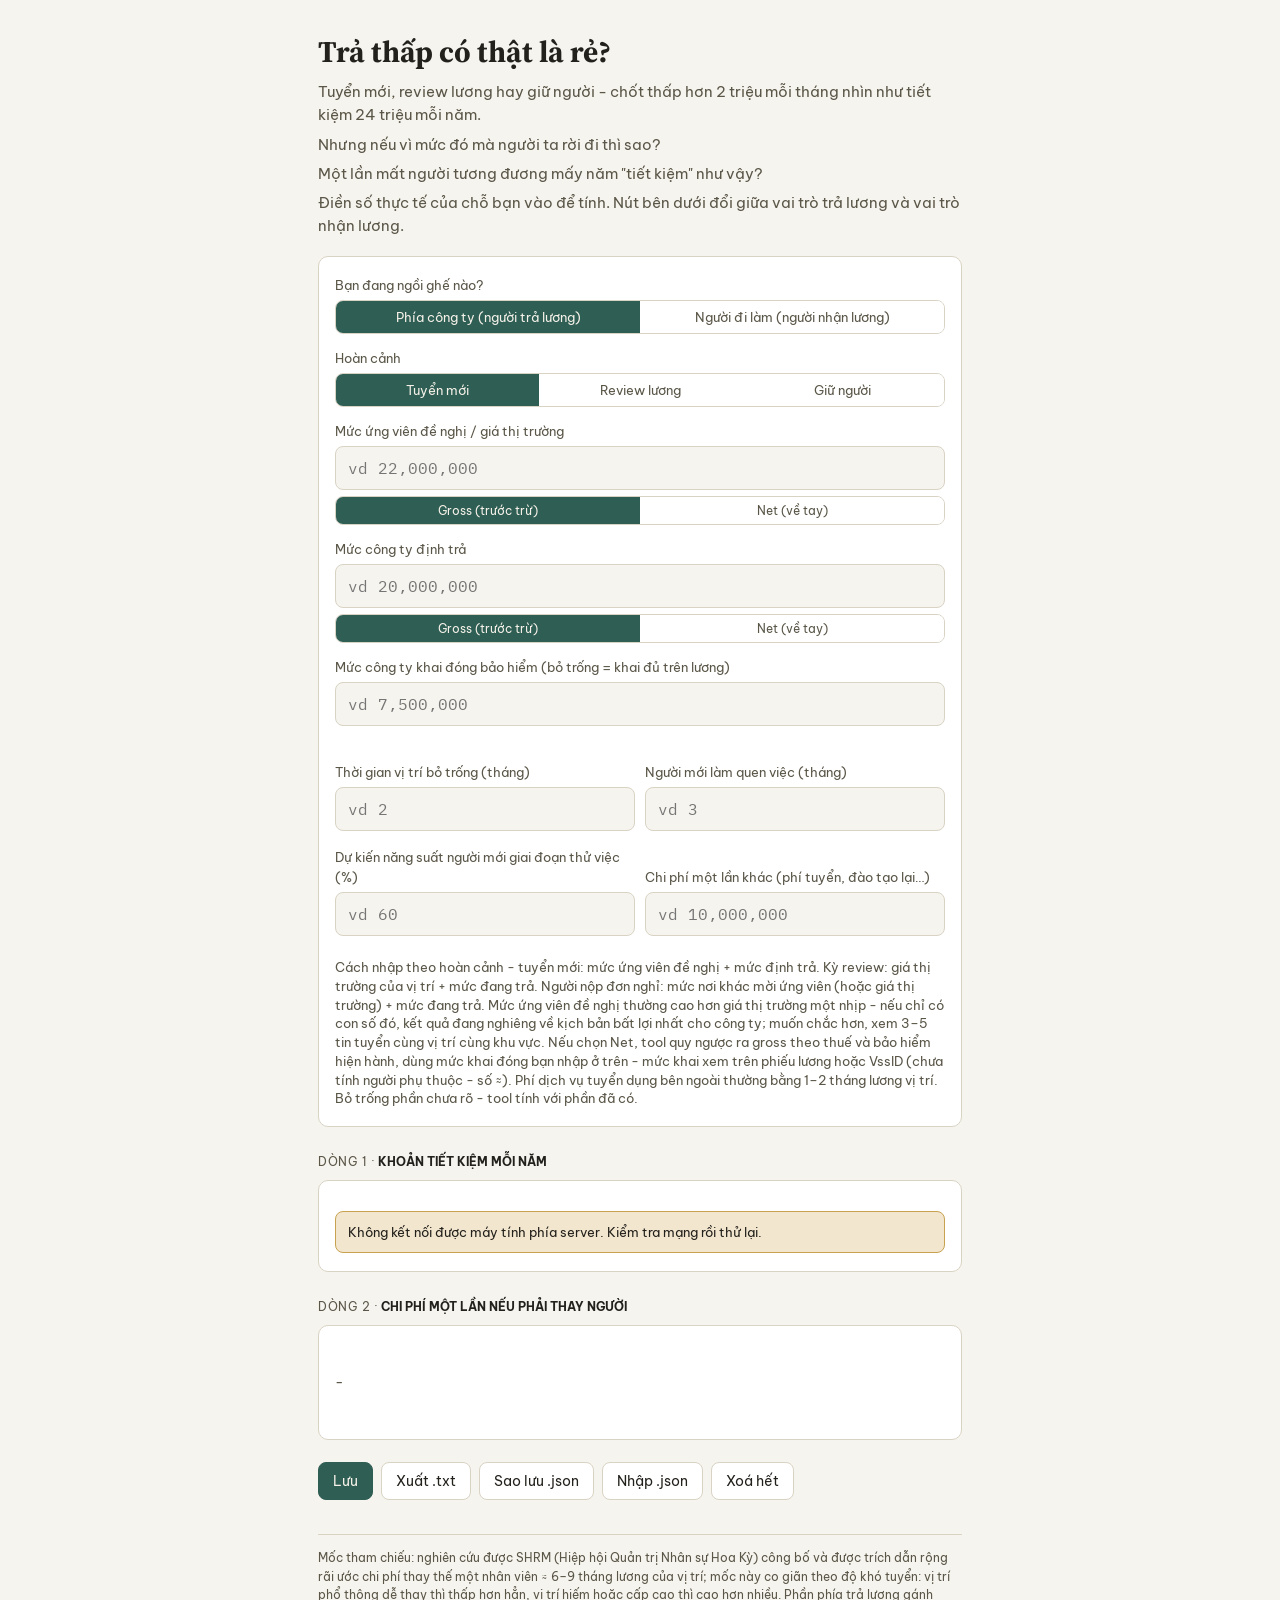
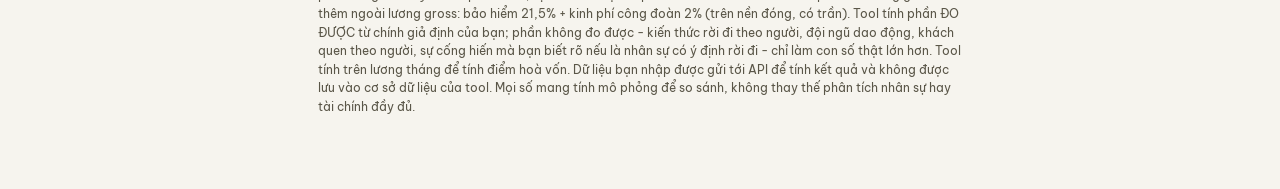
<file: tra-thap-co-that-la-re.html>
<!DOCTYPE html>
<html lang="vi">
<head>
<meta charset="UTF-8" />
<meta name="viewport" content="width=device-width, initial-scale=1.0" />
<title>Trả thấp có thật là rẻ?</title>
<link rel="preconnect" href="https://fonts.googleapis.com">
<link rel="preconnect" href="https://fonts.gstatic.com" crossorigin>
<link href="https://fonts.googleapis.com/css2?family=Be+Vietnam+Pro:wght@400;500;600;700&family=IBM+Plex+Mono:wght@400;500;600&family=Source+Serif+4:opsz,wght@8..60,600;8..60,700&display=swap" rel="stylesheet">


<style>
:root{
    --paper:#F6F4EE; --paper-2:#EFEBE0; --ink:#23211C; --ink-soft:#5A5648;
    --moss:#2F5E54; --moss-soft:#3C7064; --clay:#9B4A3A;
    --line:#D9D3C4; --warn-bg:#F3E6CF; --warn-line:#C8A24E; --radius:10px;
    --serif:'Source Serif 4',Georgia,'Times New Roman',serif;
    --sans:'Be Vietnam Pro','Segoe UI',Arial,sans-serif;
    --mono:'IBM Plex Mono',Consolas,'Courier New',monospace;
  }
  *{box-sizing:border-box;}
  body{margin:0; background:var(--paper); color:var(--ink); font-family:var(--sans); line-height:1.55;}
  .wrap{max-width:680px; margin:0 auto; padding:28px 18px 60px;}
  h1{font-family:var(--serif); font-weight:700; font-size:30px; line-height:1.2; margin:6px 0 10px;}
  .sub{color:var(--ink-soft); font-size:15px; margin:0 0 18px;}
  .sub p{margin:0 0 6px;} .sub p:last-child{margin:0;}
  .card{background:#fff; border:1px solid var(--line); border-radius:var(--radius); padding:18px 16px; margin-bottom:16px;}
  .field{margin:0 0 14px;}
  label{display:block; font-size:13px; color:var(--ink-soft); margin-bottom:5px;}
  input{width:100%; padding:11px 12px; font-size:16px; font-family:var(--mono); border:1px solid var(--line); border-radius:8px; background:var(--paper); color:var(--ink);}
  input:focus{outline:2px solid var(--moss); border-color:var(--moss);}
  .duo{display:flex; gap:10px; align-items:flex-end;} .duo .field{flex:1; min-width:0; display:flex; flex-direction:column;} .duo .field > label{min-height:42px; display:flex; align-items:flex-end; margin-bottom:5px;} .duo .field > input{height:44px; min-height:44px;}
  .seg{display:flex; border:1px solid var(--line); border-radius:8px; overflow:hidden;}
  .seg button{flex:1; padding:8px 6px; font-size:12.5px; border:0; background:#fff; color:var(--ink-soft); cursor:pointer; font-family:var(--sans);}
  .seg button.on{background:var(--moss); color:#F4F1E8;}
  .seg.mini{margin-top:6px;} .seg.mini button{padding:6px 6px; font-size:12px;}
  .lnum{font-size:12px; letter-spacing:.06em; text-transform:uppercase; color:var(--ink-soft); margin:26px 0 8px;}
  .lnum b{color:var(--ink); letter-spacing:0;}
  .row{display:flex; justify-content:space-between; gap:12px; padding:7px 0; border-bottom:1px dashed var(--line); font-size:14px;}
  .row .v{font-family:var(--mono); white-space:nowrap;}
  .tot{display:flex; justify-content:space-between; gap:12px; padding:10px 0 2px; font-weight:600; font-size:15px;}
  .tot .v{font-family:var(--mono);}
  .hint{font-size:12.5px; color:var(--ink-soft); line-height:1.5; margin:8px 0 0;}
  .verdict{background:var(--moss); color:#F4F1E8; border-radius:var(--radius); padding:20px 18px; margin-top:20px;}
  .verdict h3{font-family:var(--serif); font-size:21px; margin:0 0 10px;}
  .verdict p{margin:0 0 10px; font-size:14.5px;} .verdict p:last-child{margin:0;}
  .verdict .hl{font-family:var(--mono); font-weight:600;}
  .warn{background:var(--warn-bg); border:1px solid var(--warn-line); border-radius:8px; padding:10px 12px; font-size:13px; margin-top:12px; color:var(--ink);}
  .empty{color:var(--ink-soft); font-size:14px; padding:14px 0;}
  .toolbar{display:flex; gap:8px; margin-top:22px; flex-wrap:wrap; align-items:center;}
  button.act{font-family:var(--sans); font-size:13.5px; padding:9px 14px; border-radius:8px; border:1px solid var(--line); background:#fff; color:var(--ink); cursor:pointer;}
  button.act.primary{background:var(--moss); border-color:var(--moss); color:#F4F1E8;}
  .savestate{font-size:12.5px; color:var(--ink-soft);}
  .foot{font-size:12px; color:var(--ink-soft); border-top:1px solid var(--line); margin-top:34px; padding-top:14px; line-height:1.55;}
</style>
</head>
<body>
<div class="wrap">
  <h1>Trả thấp có thật là rẻ?</h1>
  <div class="sub"><p>Tuyển mới, review lương hay giữ người - chốt thấp hơn 2 triệu mỗi tháng nhìn như tiết kiệm 24 triệu mỗi năm.</p><p>Nhưng nếu vì mức đó mà người ta rời đi thì sao?</p><p>Một lần mất người tương đương mấy năm "tiết kiệm" như vậy?</p><p>Điền số thực tế của chỗ bạn vào để tính. Nút bên dưới đổi giữa vai trò trả lương và vai trò nhận lương.</p></div>

  <div class="card" id="inputs">
    <div class="field"><label>Bạn đang ngồi ghế nào?</label>
      <div class="seg" id="personaSeg">
        <button data-v="company">Phía công ty (người trả lương)</button>
        <button data-v="candidate">Người đi làm (người nhận lương)</button>
      </div>
    </div>
    <div class="field"><label>Hoàn cảnh</label>
      <div class="seg" id="contextSeg">
        <button data-v="hire">Tuyển mới</button>
        <button data-v="review">Review lương</button>
        <button data-v="keep">Giữ người</button>
      </div>
    </div>
    <div class="field"><label id="labelMarket">Giá thị trường / mức được đề nghị</label><input type="text" data-k="market" inputmode="numeric" placeholder="vd 22,000,000" />
      <div class="seg mini" data-seg="marketType"><button data-v="gross">Gross (trước trừ)</button><button data-v="net">Net (về tay)</button></div>
    </div>
    <div class="field"><label id="labelOffer">Mức đang trả / định trả</label><input type="text" data-k="offer" inputmode="numeric" placeholder="vd 20,000,000" />
      <div class="seg mini" data-seg="offerType"><button data-v="gross">Gross (trước trừ)</button><button data-v="net">Net (về tay)</button></div>
    </div>
    <div class="field"><label>Mức công ty khai đóng bảo hiểm (bỏ trống = khai đủ trên lương)</label><input type="text" data-k="insBase" inputmode="numeric" placeholder="vd 7,500,000" /></div>
    <div class="duo">
      <div class="field"><label>Thời gian vị trí bỏ trống (tháng)</label><input type="text" data-k="vacant" inputmode="decimal" placeholder="vd 2" /></div>
      <div class="field"><label>Người mới làm quen việc (tháng)</label><input type="text" data-k="ramp" inputmode="decimal" placeholder="vd 3" /></div>
    </div>
    <div class="duo">
      <div class="field"><label>Dự kiến năng suất người mới giai đoạn thử việc (%)</label><input type="text" data-k="rampPct" inputmode="numeric" placeholder="vd 60" /></div>
      <div class="field"><label>Chi phí một lần khác (phí tuyển, đào tạo lại…)</label><input type="text" data-k="hireFee" inputmode="numeric" placeholder="vd 10,000,000" /></div>
    </div>
    <p class="hint">Cách nhập theo hoàn cảnh - tuyển mới: mức ứng viên đề nghị + mức định trả. Kỳ review: giá thị trường của vị trí + mức đang trả. Người nộp đơn nghỉ: mức nơi khác mời ứng viên (hoặc giá thị trường) + mức đang trả. Mức ứng viên đề nghị thường cao hơn giá thị trường một nhịp - nếu chỉ có con số đó, kết quả đang nghiêng về kịch bản bất lợi nhất cho công ty; muốn chắc hơn, xem 3–5 tin tuyển cùng vị trí cùng khu vực. Nếu chọn Net, tool quy ngược ra gross theo thuế và bảo hiểm hiện hành, dùng mức khai đóng bạn nhập ở trên - mức khai xem trên phiếu lương hoặc VssID (chưa tính người phụ thuộc - số ≈). Phí dịch vụ tuyển dụng bên ngoài thường bằng 1–2 tháng lương vị trí. Bỏ trống phần chưa rõ - tool tính với phần đã có.</p>
  </div>

  <p class="lnum">Dòng 1 · <b>Khoản tiết kiệm mỗi năm</b></p>
  <div class="card" id="l1"><p class="empty">Nhập hai mức lương để bắt đầu.</p></div>

  <p class="lnum">Dòng 2 · <b>Chi phí một lần nếu phải thay người</b></p>
  <div class="card" id="l2"><p class="empty">-</p></div>

  <div class="verdict" id="verdict" style="display:none;"></div>

  <div class="toolbar">
    <button class="act primary" id="saveBtn">Lưu</button>
    <button class="act" id="exportBtn">Xuất .txt</button>
    <button class="act" id="backupBtn">Sao lưu .json</button>
    <button class="act" id="importBtn">Nhập .json</button>
    <input type="file" id="importFile" accept="application/json" style="display:none;" />
    <button class="act" id="resetBtn">Xoá hết</button>
    <span class="savestate" id="saveState"></span>
  </div>

  <p class="foot">Mốc tham chiếu: nghiên cứu được SHRM (Hiệp hội Quản trị Nhân sự Hoa Kỳ) công bố và được trích dẫn rộng rãi ước chi phí thay thế một nhân viên ≈ 6–9 tháng lương của vị trí; mốc này co giãn theo độ khó tuyển: vị trí phổ thông dễ thay thì thấp hơn hẳn, vị trí hiếm hoặc cấp cao thì cao hơn nhiều. Phần phía trả lương gánh thêm ngoài lương gross: bảo hiểm 21,5% + kinh phí công đoàn 2% (trên nền đóng, có trần). Tool tính phần ĐO ĐƯỢC từ chính giả định của bạn; phần không đo được - kiến thức rời đi theo người, đội ngũ dao động, khách quen theo người, sự cống hiến mà bạn biết rõ nếu là nhân sự có ý định rời đi - chỉ làm con số thật lớn hơn. Tool tính trên lương tháng để tính điểm hoà vốn. Dữ liệu bạn nhập được gửi tới API để tính kết quả và không được lưu vào cơ sở dữ liệu của tool. Mọi số mang tính mô phỏng để so sánh, không thay thế phân tích nhân sự hay tài chính đầy đủ.</p>
</div>

<script>
(function(){
  var KEY="tra-thap-la-re-v1";
  var API_URL="https://linkedin-tools-api-test.vercel.app/api/retention-cost";
  var state={persona:"company", context:"hire", market:null, marketType:"gross", offer:null, offerType:"gross",
             vacant:null, ramp:null, rampPct:null, hireFee:null, insBase:null};
  var dirty=false, resetArmed=false, debounceTimer=null, requestSeq=0, lastExportText="";

  function grp(v){
    var s=String(v==null?"":v).replace(/[^\d]/g,"");
    return s.replace(/\B(?=(\d{3})+(?!\d))/g,",");
  }

  function markDirty(){dirty=true; setSaveState();}
  function setSaveState(msg){
    document.getElementById("saveState").textContent=msg!=null?msg:(dirty?"● Có thay đổi chưa lưu":"");
  }

  function renderControls(){
    document.querySelectorAll("#personaSeg button").forEach(function(b){b.classList.toggle("on",b.getAttribute("data-v")===state.persona);});
    document.querySelectorAll("#contextSeg button").forEach(function(b){b.classList.toggle("on",b.getAttribute("data-v")===state.context);});
    var LB={hire:["Mức ứng viên đề nghị / giá thị trường","Mức công ty định trả"],
            review:["Giá thị trường của vị trí","Mức đang trả"],
            keep:["Mức nơi khác mời ứng viên / giá thị trường","Mức đang trả"]};
    var lb=LB[state.context]||LB.hire;
    document.getElementById("labelMarket").textContent=lb[0];
    document.getElementById("labelOffer").textContent=lb[1];
    document.querySelectorAll('[data-seg="marketType"] button').forEach(function(b){b.classList.toggle("on",b.getAttribute("data-v")===state.marketType);});
    document.querySelectorAll('[data-seg="offerType"] button').forEach(function(b){b.classList.toggle("on",b.getAttribute("data-v")===state.offerType);});
  }

  function showLoading(){
    document.getElementById("l1").innerHTML='<p class="empty">Đang tính…</p>';
    document.getElementById("l2").innerHTML='<p class="empty">-</p>';
    document.getElementById("verdict").style.display="none";
  }

  function showApiError(){
    document.getElementById("l1").innerHTML='<div class="warn">Không kết nối được máy tính phía server. Kiểm tra mạng rồi thử lại.</div>';
    document.getElementById("l2").innerHTML='<p class="empty">-</p>';
    document.getElementById("verdict").style.display="none";
    lastExportText="";
  }

  function applyResult(data){
    if(data.labels&&data.labels.length===2){
      document.getElementById("labelMarket").textContent=data.labels[0];
      document.getElementById("labelOffer").textContent=data.labels[1];
    }
    document.getElementById("l1").innerHTML=data.l1Html||'<p class="empty">Nhập hai mức lương để bắt đầu.</p>';
    document.getElementById("l2").innerHTML=data.l2Html||'<p class="empty">-</p>';
    var v=document.getElementById("verdict");
    if(data.showVerdict&&data.verdictHtml){v.innerHTML=data.verdictHtml; v.style.display="";}
    else {v.innerHTML=""; v.style.display="none";}
    lastExportText=data.exportText||"";
  }

  async function calculateNow(){
    var seq=++requestSeq;
    try{
      var res=await fetch(API_URL,{
        method:"POST",
        headers:{"Content-Type":"application/json"},
        body:JSON.stringify(state),
        cache:"no-store"
      });
      if(!res.ok) throw new Error("HTTP "+res.status);
      var data=await res.json();
      if(seq!==requestSeq) return null;
      applyResult(data);
      return data;
    }catch(_){
      if(seq===requestSeq) showApiError();
      return null;
    }
  }

  function scheduleCalculation(){
    renderControls();
    clearTimeout(debounceTimer);
    showLoading();
    debounceTimer=setTimeout(calculateNow,180);
  }

  document.getElementById("personaSeg").addEventListener("click",function(e){
    var b=e.target.closest("button[data-v]"); if(!b)return;
    state.persona=b.getAttribute("data-v"); markDirty(); scheduleCalculation();
  });
  document.getElementById("contextSeg").addEventListener("click",function(e){
    var b=e.target.closest("button[data-v]"); if(!b)return;
    state.context=b.getAttribute("data-v"); markDirty(); scheduleCalculation();
  });

  var host=document.getElementById("inputs");
  host.addEventListener("click",function(e){
    var b=e.target.closest("[data-seg] button"); if(!b)return;
    var k=b.closest("[data-seg]").getAttribute("data-seg");
    state[k]=b.getAttribute("data-v"); markDirty(); scheduleCalculation();
  });
  host.addEventListener("input",function(e){
    var el=e.target.closest("input[data-k]"); if(!el)return;
    var k=el.getAttribute("data-k");
    if(k==="market"||k==="offer"||k==="hireFee"||k==="insBase"){
      var caret=el.selectionStart, before=el.value.length;
      el.value=grp(el.value);
      var after=el.value.length;
      try{el.setSelectionRange(caret+(after-before),caret+(after-before));}catch(_){}
    }
    state[k]=el.value; markDirty(); scheduleCalculation();
  });

  document.getElementById("saveBtn").addEventListener("click",function(){
    try{localStorage.setItem(KEY,JSON.stringify(state)); dirty=false; setSaveState("Đã lưu ✓");}
    catch(_){setSaveState("Không lưu được ở chế độ xem trước - mở file bằng Safari/Chrome để lưu.");}
  });

  function download(name,text,type){
    try{
      var blob=new Blob([text],{type:type||"text/plain;charset=utf-8"});
      var a=document.createElement("a");
      a.href=URL.createObjectURL(blob); a.download=name;
      document.body.appendChild(a); a.click();
      setTimeout(function(){URL.revokeObjectURL(a.href); a.remove();},500);
      setSaveState("Đã xuất "+name+" ✓");
    }catch(_){setSaveState("Tải file bị chặn ở chế độ xem trước - mở file bằng Safari/Chrome rồi thử lại.");}
  }

  document.getElementById("exportBtn").addEventListener("click",async function(){
    var data=await calculateNow();
    if(data&&data.exportText) download("tra-thap-co-that-la-re.txt",data.exportText);
    else setSaveState("Chưa lấy được kết quả để xuất.");
  });
  document.getElementById("backupBtn").addEventListener("click",function(){
    download("tra-thap-co-that-la-re.json",JSON.stringify(state,null,2),"application/json");
  });
  document.getElementById("importBtn").addEventListener("click",function(){document.getElementById("importFile").click();});
  document.getElementById("importFile").addEventListener("change",function(e){
    var f=e.target.files&&e.target.files[0]; if(!f)return;
    var rd=new FileReader();
    rd.onload=function(){
      try{
        var d=JSON.parse(rd.result);
        Object.keys(state).forEach(function(k){if(d[k]!=null)state[k]=d[k];});
        fillInputs(); markDirty(); scheduleCalculation(); setSaveState("Đã nhập bản sao lưu ✓ (bấm Lưu để giữ)");
      }catch(_){setSaveState("File không đọc được - cần đúng file .json đã sao lưu từ tool này.");}
    };
    rd.readAsText(f); e.target.value="";
  });

  function fillInputs(){
    host.querySelectorAll("input[data-k]").forEach(function(i){var k=i.getAttribute("data-k"); i.value=state[k]==null?"":state[k];});
  }

  document.getElementById("resetBtn").addEventListener("click",function(){
    var b=document.getElementById("resetBtn");
    if(!resetArmed){resetArmed=true; b.textContent="Bấm lần nữa để xoá"; setTimeout(function(){resetArmed=false;b.textContent="Xoá hết";},2500); return;}
    resetArmed=false; b.textContent="Xoá hết";
    state={persona:"company", context:"hire", market:null, marketType:"gross", offer:null, offerType:"gross", vacant:null, ramp:null, rampPct:null, hireFee:null, insBase:null};
    try{localStorage.removeItem(KEY);}catch(_){}
    host.querySelectorAll("input[data-k]").forEach(function(i){i.value="";});
    dirty=false; setSaveState(""); scheduleCalculation();
  });

  window.addEventListener("beforeunload",function(e){if(dirty){e.preventDefault(); e.returnValue="";}});

  try{
    var saved=localStorage.getItem(KEY);
    if(saved){
      var d=JSON.parse(saved);
      Object.keys(state).forEach(function(k){if(d[k]!=null)state[k]=d[k];});
      fillInputs();
    }
  }catch(_){}

  renderControls();
  calculateNow();
})();
</script>
</body>
</html>
</file>
<file: mba/styles.css>
:root{--bg:#f6f3eb;--paper:#fffdf8;--soft:#e5efeb;--soft2:#efeade;--ink:#24231f;--muted:#6c685f;--line:#d9d2c4;--green:#315f55;--green2:#3d7468;--danger:#9b493e;--serif:'Source Serif 4',Georgia,serif;--sans:'Be Vietnam Pro','Segoe UI',Arial,sans-serif;--mono:'IBM Plex Mono',Consolas,monospace}*{box-sizing:border-box}body{margin:0;background:var(--bg);color:var(--ink);font-family:var(--sans);line-height:1.55}button,input,select,textarea{font:inherit;color:inherit}.top{position:sticky;top:0;z-index:20;display:flex;align-items:center;justify-content:space-between;gap:18px;padding:13px 24px;border-bottom:1px solid var(--line);background:rgba(246,243,235,.95);backdrop-filter:blur(8px)}.brand{display:flex;align-items:baseline;gap:9px;cursor:pointer}.brand b{font-family:var(--serif);font-size:28px}.brand span{font-size:12px;color:var(--muted)}.nav{display:flex;gap:18px}.nav button{border:0;background:transparent;color:var(--muted);cursor:pointer}.nav button:hover{color:var(--green)}.profilePill{max-width:220px;border:1px solid var(--line);background:var(--paper);border-radius:99px;padding:7px 12px;white-space:nowrap;overflow:hidden;text-overflow:ellipsis;cursor:pointer}.wrap{max-width:1080px;margin:auto;padding:42px 22px 84px}.screen{display:none}.screen.on{display:block}.eyebrow{font-family:var(--mono);font-size:11px;letter-spacing:.1em;text-transform:uppercase;color:var(--green);font-weight:600}.hero{max-width:900px;margin:34px auto}.hero h1,.head h1,h2,h3{font-family:var(--serif);margin:0}.hero h1{font-size:clamp(42px,7vw,68px);line-height:1.02;margin:8px 0 16px}.hero p,.head p{color:var(--muted)}.head{max-width:780px;margin:6px auto 24px}.head h1{font-size:clamp(31px,5vw,45px);line-height:1.08;margin:6px 0}.journeys{display:grid;grid-template-columns:repeat(3,1fr);gap:14px}.card,.box,.sourceCard,.resultCard{background:var(--paper);border:1px solid var(--line);border-radius:14px}.journey{min-height:230px;padding:21px;text-align:left;display:flex;flex-direction:column;cursor:pointer}.journey:hover,.model:hover,.sourceCard:hover{border-color:#b9ae9a;transform:translateY(-1px)}.journey .n,.model .n{font-family:var(--mono);font-size:11px;color:var(--green);margin-bottom:18px}.journey h3{font-size:22px;line-height:1.18}.journey p,.model p{font-size:13px;color:var(--muted)}.journey strong{margin-top:auto;color:var(--green);font-size:13px}.footerNote{text-align:center;color:var(--muted);font-size:12px;margin-top:42px;padding-top:18px;border-top:1px solid var(--line)}.box{max-width:780px;margin:auto;padding:24px}.field{margin-bottom:18px}.field label{display:block;font-size:13px;color:var(--muted);margin-bottom:6px}.hint{font-size:12px;color:var(--muted);margin-top:6px}input,textarea,select{width:100%;border:1px solid var(--line);border-radius:9px;background:#fbf9f3;padding:11px 12px;outline:none}textarea{min-height:88px;resize:vertical}input:focus,textarea:focus,select:focus{border-color:var(--green2);box-shadow:0 0 0 3px rgba(61,116,104,.11)}input::placeholder,textarea::placeholder{color:#aaa59b}.amount{position:relative}.amount input{font-family:var(--mono);padding-right:70px}.amount span{position:absolute;right:12px;top:50%;transform:translateY(-50%);color:var(--muted);font-size:12px;white-space:nowrap}.actions{display:flex;justify-content:space-between;gap:10px;margin-top:22px}.btn{border:1px solid var(--green);border-radius:9px;background:var(--green);color:#fff;padding:10px 15px;font-weight:600;cursor:pointer}.btn.secondary{background:transparent;color:var(--green)}.btn.danger{border-color:#cba79f;background:transparent;color:var(--danger)}.btn:disabled{opacity:.45;cursor:not-allowed}.modelGrid{display:grid;grid-template-columns:repeat(2,1fr);gap:10px;max-width:880px;margin:auto}.model{border:1px solid var(--line);border-radius:12px;background:#fbf9f3;padding:17px;text-align:left;cursor:pointer}.model h3{font-size:19px;line-height:1.25;margin:4px 0 5px}.callout{max-width:880px;margin:12px auto 0;background:var(--soft2);border-radius:10px;padding:12px 14px;color:var(--muted);font-size:12px}.choiceGrid{display:grid;grid-template-columns:1fr 1fr;gap:8px}.choice{border:1px solid var(--line);background:#fbf9f3;border-radius:9px;padding:11px;text-align:left;cursor:pointer}.choice.selected{border-color:var(--green);background:var(--soft);color:var(--green);font-weight:600}.choice small{display:block;color:var(--muted);font-weight:400;margin-top:2px}.customArea{display:none;margin-top:10px}.customArea.on{display:block}.profileBar{max-width:900px;margin:0 auto 16px;display:flex;align-items:flex-start;justify-content:space-between;gap:14px}.profileBar h1{font-family:var(--serif);font-size:38px;line-height:1.05;margin:0}.profileMeta{font-size:12px;color:var(--muted);margin-top:5px}.saveState{display:inline-flex;align-items:center;gap:6px;background:var(--soft);color:var(--green);border-radius:99px;padding:6px 9px;font-size:11px;white-space:nowrap}.sourceList{max-width:900px;margin:auto;display:grid;gap:10px}.sourceCard{padding:17px}.sourceTop{display:flex;justify-content:space-between;gap:14px;align-items:flex-start}.sourceCard h3{font-size:21px}.sourceModel{font-size:12px;color:var(--green);font-weight:600;margin-top:2px}.sourceSummary{font-size:12px;color:var(--muted);margin-top:9px}.planBadge{display:inline-flex;margin-top:8px;border-radius:99px;padding:5px 8px;background:var(--soft);color:var(--green);font-size:11px;font-weight:600}.planBadge.empty{background:var(--soft2);color:var(--muted)}.sourceActions{display:flex;gap:14px;flex-wrap:wrap;margin-top:13px}.sourceActions button{border:0;background:transparent;color:var(--green);font-size:12px;font-weight:600;padding:0;cursor:pointer}.sourceActions .delete{color:var(--danger)}.addCard{max-width:900px;margin:12px auto 0;border:1px dashed #b9ae9a;border-radius:13px;background:transparent;padding:17px;width:100%;text-align:left;color:var(--green);font-weight:600;cursor:pointer}.builderFooter{max-width:900px;margin:16px auto 0;background:var(--paper);border:1px solid var(--line);border-radius:14px;padding:18px}.builderFooter p{font-size:12px;color:var(--muted);margin:0}.profileList{max-width:900px;margin:auto;display:grid;gap:10px}.profileCard{background:var(--paper);border:1px solid var(--line);border-radius:13px;padding:17px}.profileCard h3{font-size:21px}.profileCard p{font-size:12px;color:var(--muted);margin:4px 0}.profileCard .actions{margin-top:12px;justify-content:flex-start}.profileCard .actions .btn{padding:8px 11px;font-size:12px}.emptyState{max-width:900px;margin:auto;background:var(--paper);border:1px dashed var(--line);border-radius:13px;padding:25px;text-align:center;color:var(--muted)}.planShell{max-width:820px;margin:auto}.modeNote{background:var(--soft2);padding:11px 13px;border-radius:9px;color:var(--muted);font-size:12px;margin-bottom:17px}.subhead{font-family:var(--serif);font-size:21px;margin:23px 0 9px}.resultHero{background:var(--green);color:#fff;border-radius:17px;text-align:center;padding:34px 24px}.resultHero .big{font-family:var(--serif);font-size:clamp(43px,8vw,68px);font-weight:700;line-height:1.02;margin:6px 0}.metricGrid{display:grid;grid-template-columns:repeat(2,1fr);gap:11px;margin-top:12px}.metric{background:var(--paper);border:1px solid var(--line);border-radius:13px;padding:16px}.metric label{font-size:10px;letter-spacing:.06em;text-transform:uppercase;color:var(--muted);font-weight:700}.metric .value{font-family:var(--serif);font-size:28px;line-height:1.15;margin-top:5px}.metric .sub{font-size:11px;color:var(--muted);margin-top:3px}.insight{background:var(--soft);border-left:3px solid var(--green);border-radius:0 10px 10px 0;padding:14px;margin-top:13px}.insight h3{font-size:18px;margin-bottom:5px}.insight p{margin:0;font-size:13px}.assumptions{border:1px dashed var(--line);border-radius:10px;padding:12px 14px;margin-top:12px}.assumptions b{font-size:12px}.assumptions ul{margin:7px 0 0;padding-left:18px;color:var(--muted);font-size:12px}.ready{max-width:820px;margin:auto}.readyHero{background:var(--green);color:#fff;border-radius:17px;padding:34px 25px;text-align:center}.readyHero h1{font-family:var(--serif);font-size:clamp(38px,7vw,60px);line-height:1.04;margin:8px 0}.readyList{display:grid;grid-template-columns:repeat(3,1fr);gap:10px;margin-top:13px}.readyList .card{padding:15px}.readyList b{font-family:var(--serif);font-size:26px;display:block}.readyList span{font-size:11px;color:var(--muted)}.toast{position:fixed;right:18px;bottom:18px;z-index:50;background:#263b35;color:#fff;padding:10px 13px;border-radius:9px;font-size:12px;opacity:0;transform:translateY(8px);transition:.2s}.toast.on{opacity:1;transform:none}.hidden{display:none!important}@media(max-width:850px){.nav{display:none}.journeys{grid-template-columns:1fr}.readyList{grid-template-columns:1fr 1fr}}@media(max-width:650px){.wrap{padding:28px 15px 80px}.hero h1{font-size:44px}.modelGrid,.choiceGrid,.readyList,.metricGrid{grid-template-columns:1fr}.box{padding:18px}.profileBar{display:block}.profileBar .saveState{margin-top:10px}.actions .btn{flex:1}.brand span{display:none}.profilePill{max-width:145px}.sourceTop{display:block}}
</file>
<file: mba/m3.css>
.sharedGrid{display:grid;grid-template-columns:1fr 190px;gap:10px;align-items:center;margin:10px 0}.sharedGrid .amount input{padding-right:44px}.sharedTotal{margin-top:14px;padding:13px 15px;border-radius:10px;background:var(--soft2);display:flex;justify-content:space-between;gap:12px;align-items:baseline}.sharedTotal b{font-family:var(--serif);font-size:27px}.otherRows{display:grid;gap:8px;margin-top:10px}.otherRow{display:grid;grid-template-columns:1fr 190px 30px;gap:8px;align-items:center}.removeOther{border:0;background:transparent;color:var(--danger);font-size:20px;cursor:pointer}.allocationNote{margin-top:9px;font-size:12px;color:var(--muted)}.customAllocation{display:none;margin-top:12px}.customAllocation.on{display:block}.allocationRow{display:grid;grid-template-columns:1fr 180px;gap:10px;align-items:center;margin:9px 0}.allocationRow label{font-size:13px}.allocationSummary{padding:11px 13px;background:var(--soft2);border-radius:9px;margin-top:10px;font-size:12px}.businessResult{max-width:940px;margin:auto}.streamTable{margin-top:13px;border:1px solid var(--line);border-radius:13px;overflow:hidden;background:var(--paper)}.streamTable .tr{display:grid;grid-template-columns:minmax(160px,1.4fr) repeat(4,minmax(110px,1fr));gap:10px;padding:11px 13px;border-top:1px solid var(--line);align-items:center;font-size:12px}.streamTable .tr:first-child{border-top:0}.streamTable .th{background:var(--soft2);font-size:10px;text-transform:uppercase;letter-spacing:.05em;color:var(--muted);font-weight:700}.streamTable .name strong{display:block;font-size:13px}.streamTable .name span{display:block;color:var(--muted);font-size:10px;margin-top:2px}.streamTable .num{text-align:right;font-family:var(--mono)}.distribution{display:grid;gap:12px;margin-top:13px}.distributionCard{background:var(--paper);border:1px solid var(--line);border-radius:13px;padding:17px}.distributionCard h3{font-size:20px}.barRow{display:grid;grid-template-columns:minmax(110px,180px) 1fr 54px;gap:10px;align-items:center;margin-top:10px;font-size:12px}.barTrack{height:9px;background:var(--soft2);border-radius:99px;overflow:hidden}.barFill{height:100%;background:var(--green);border-radius:99px}.barPct{text-align:right;font-family:var(--mono);font-size:11px}.allocationLabel{display:inline-flex;margin-top:7px;background:var(--soft);color:var(--green);border-radius:99px;padding:5px 8px;font-size:11px}.warningBox{background:#f4e6df;border-left:3px solid var(--danger);padding:12px 14px;border-radius:0 9px 9px 0;color:#744036;font-size:12px;margin-top:12px}@media(max-width:760px){.sharedGrid,.allocationRow{grid-template-columns:1fr}.otherRow{grid-template-columns:1fr 1fr 30px}.streamTable{overflow-x:auto}.streamTable .tr{min-width:720px}.barRow{grid-template-columns:100px 1fr 48px}}
</file>
